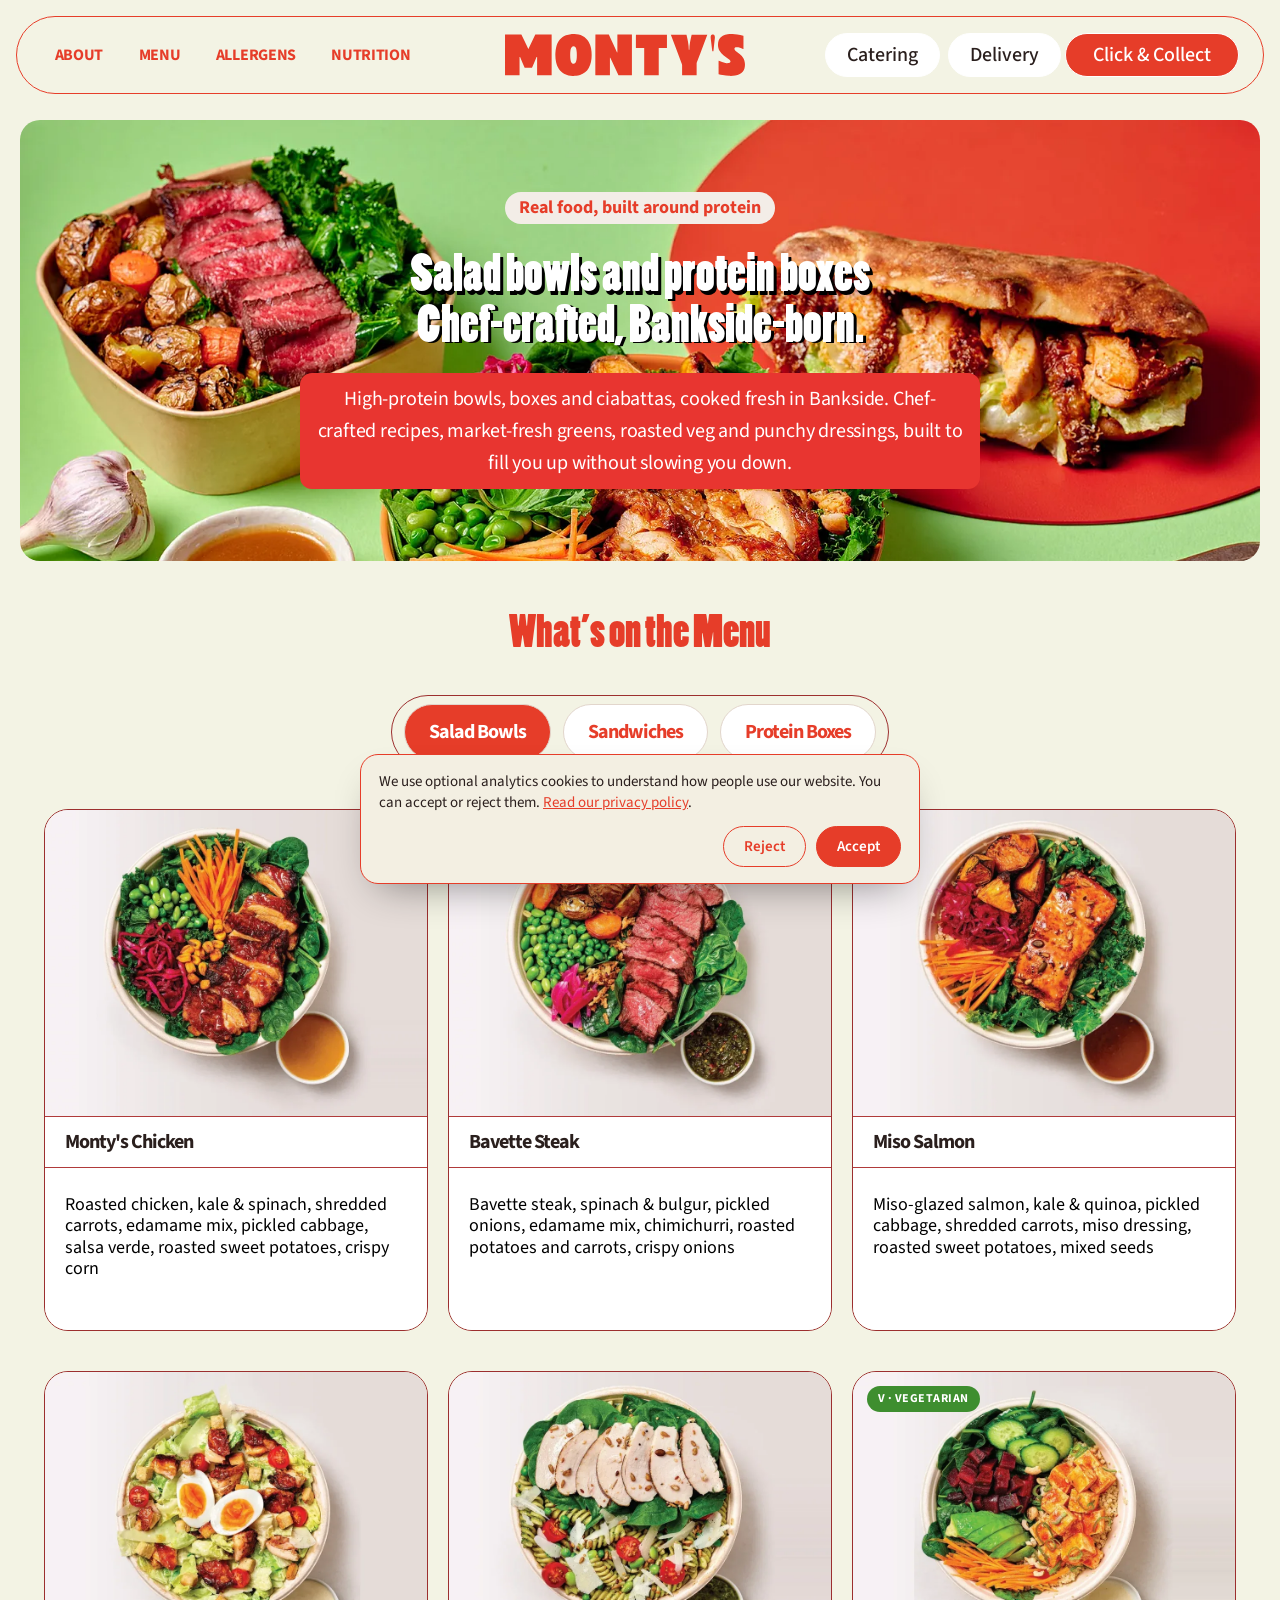
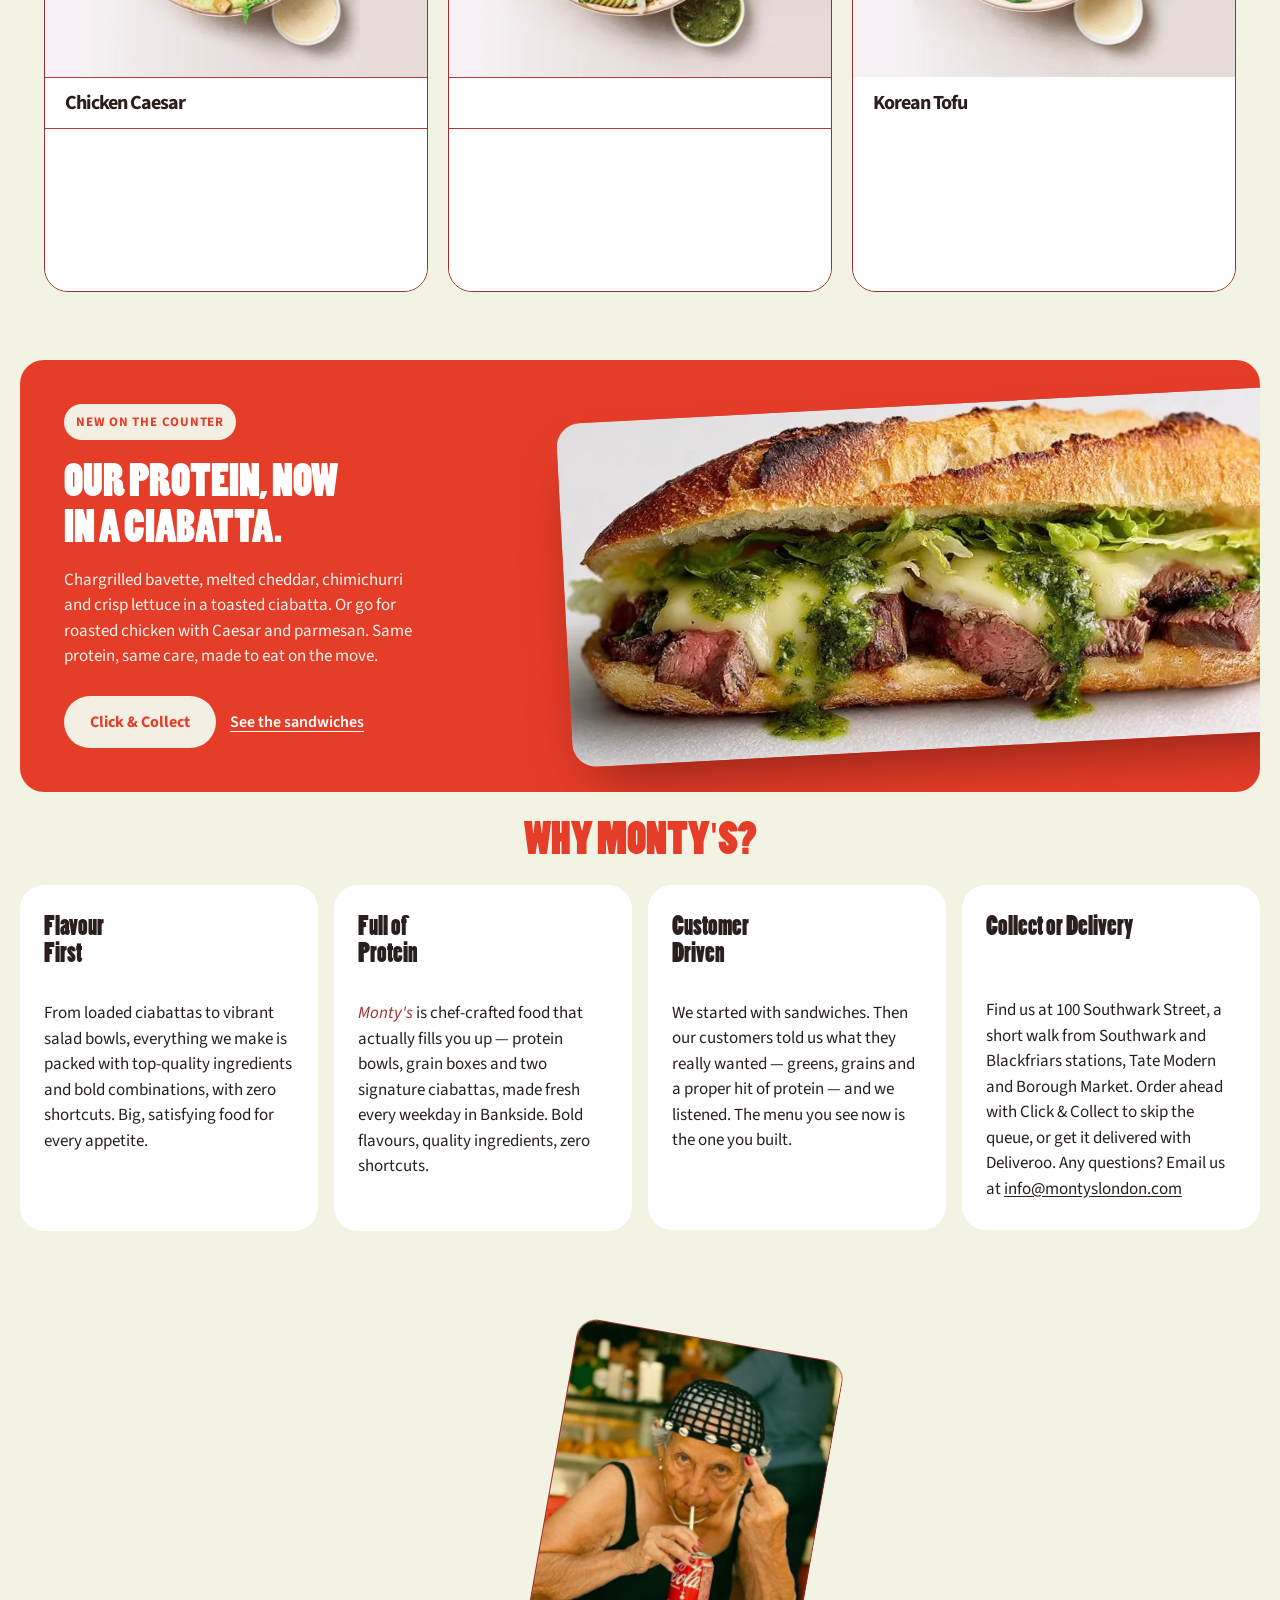
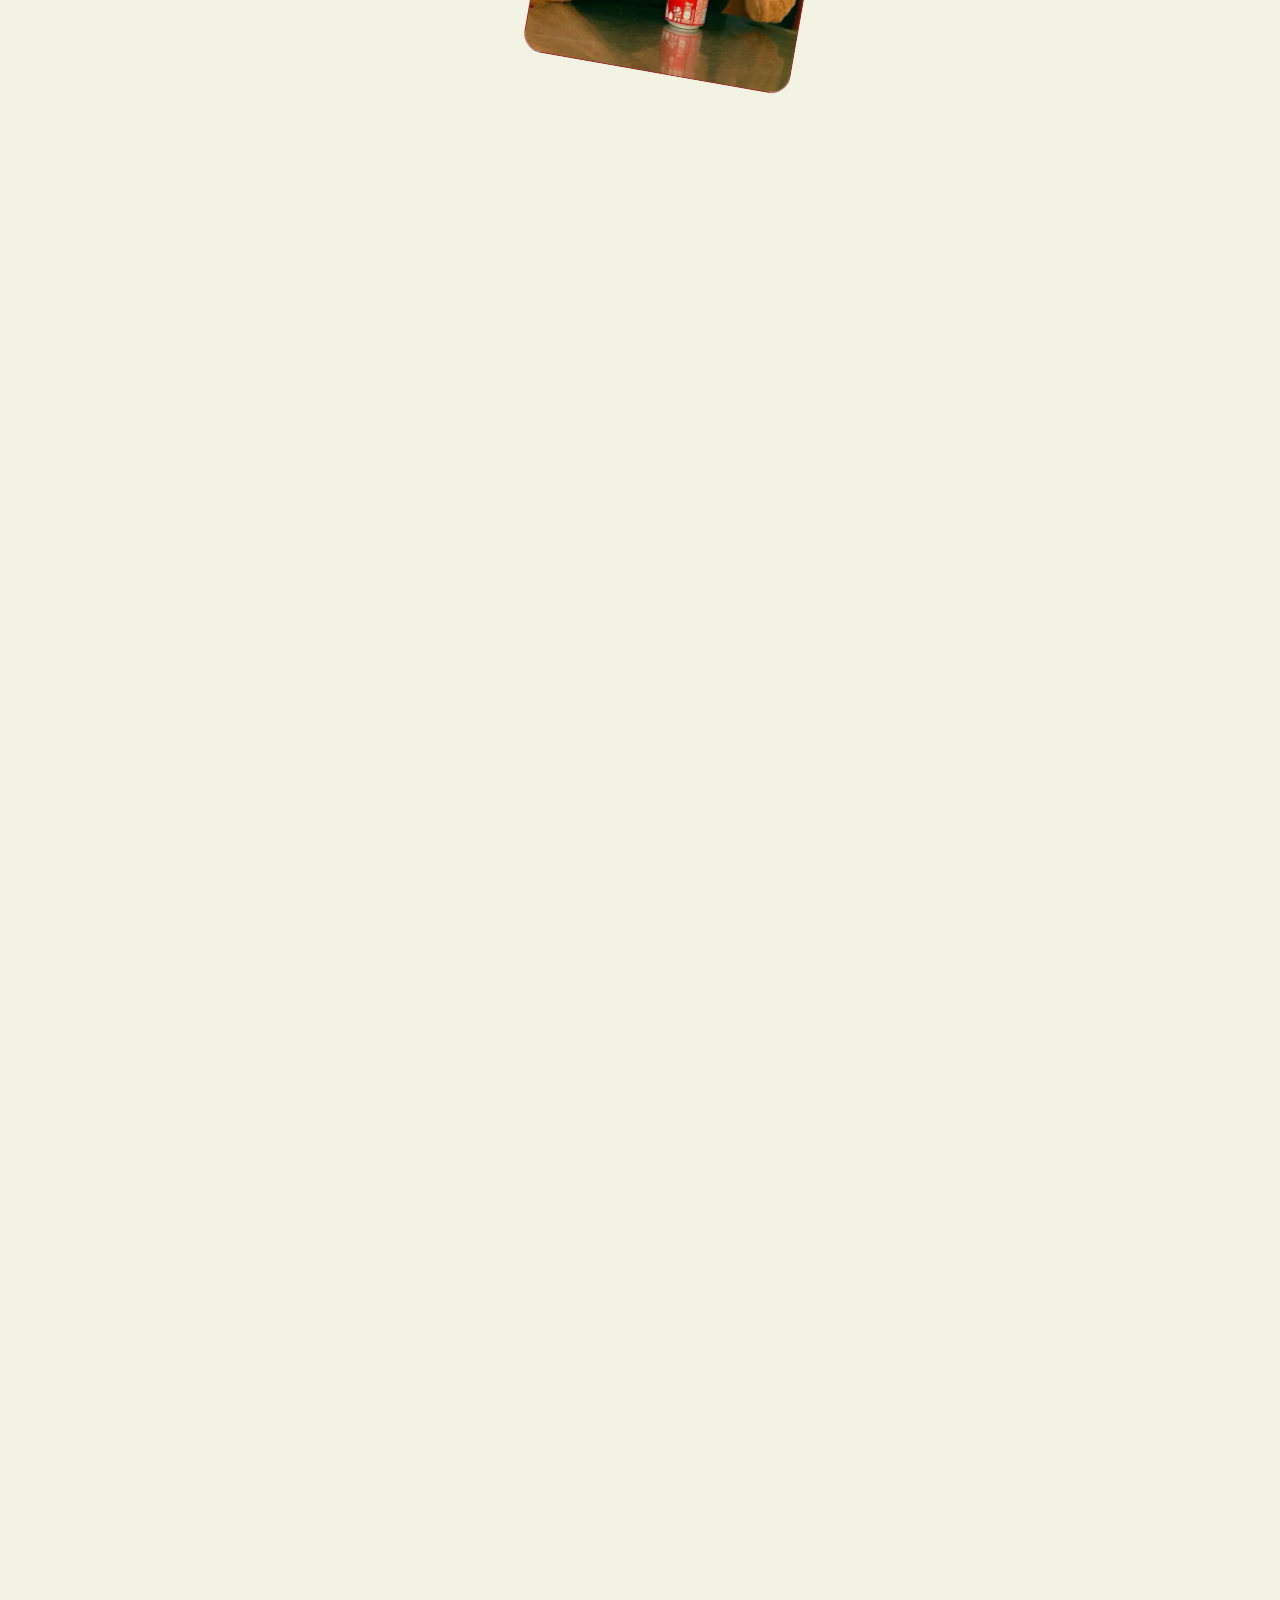
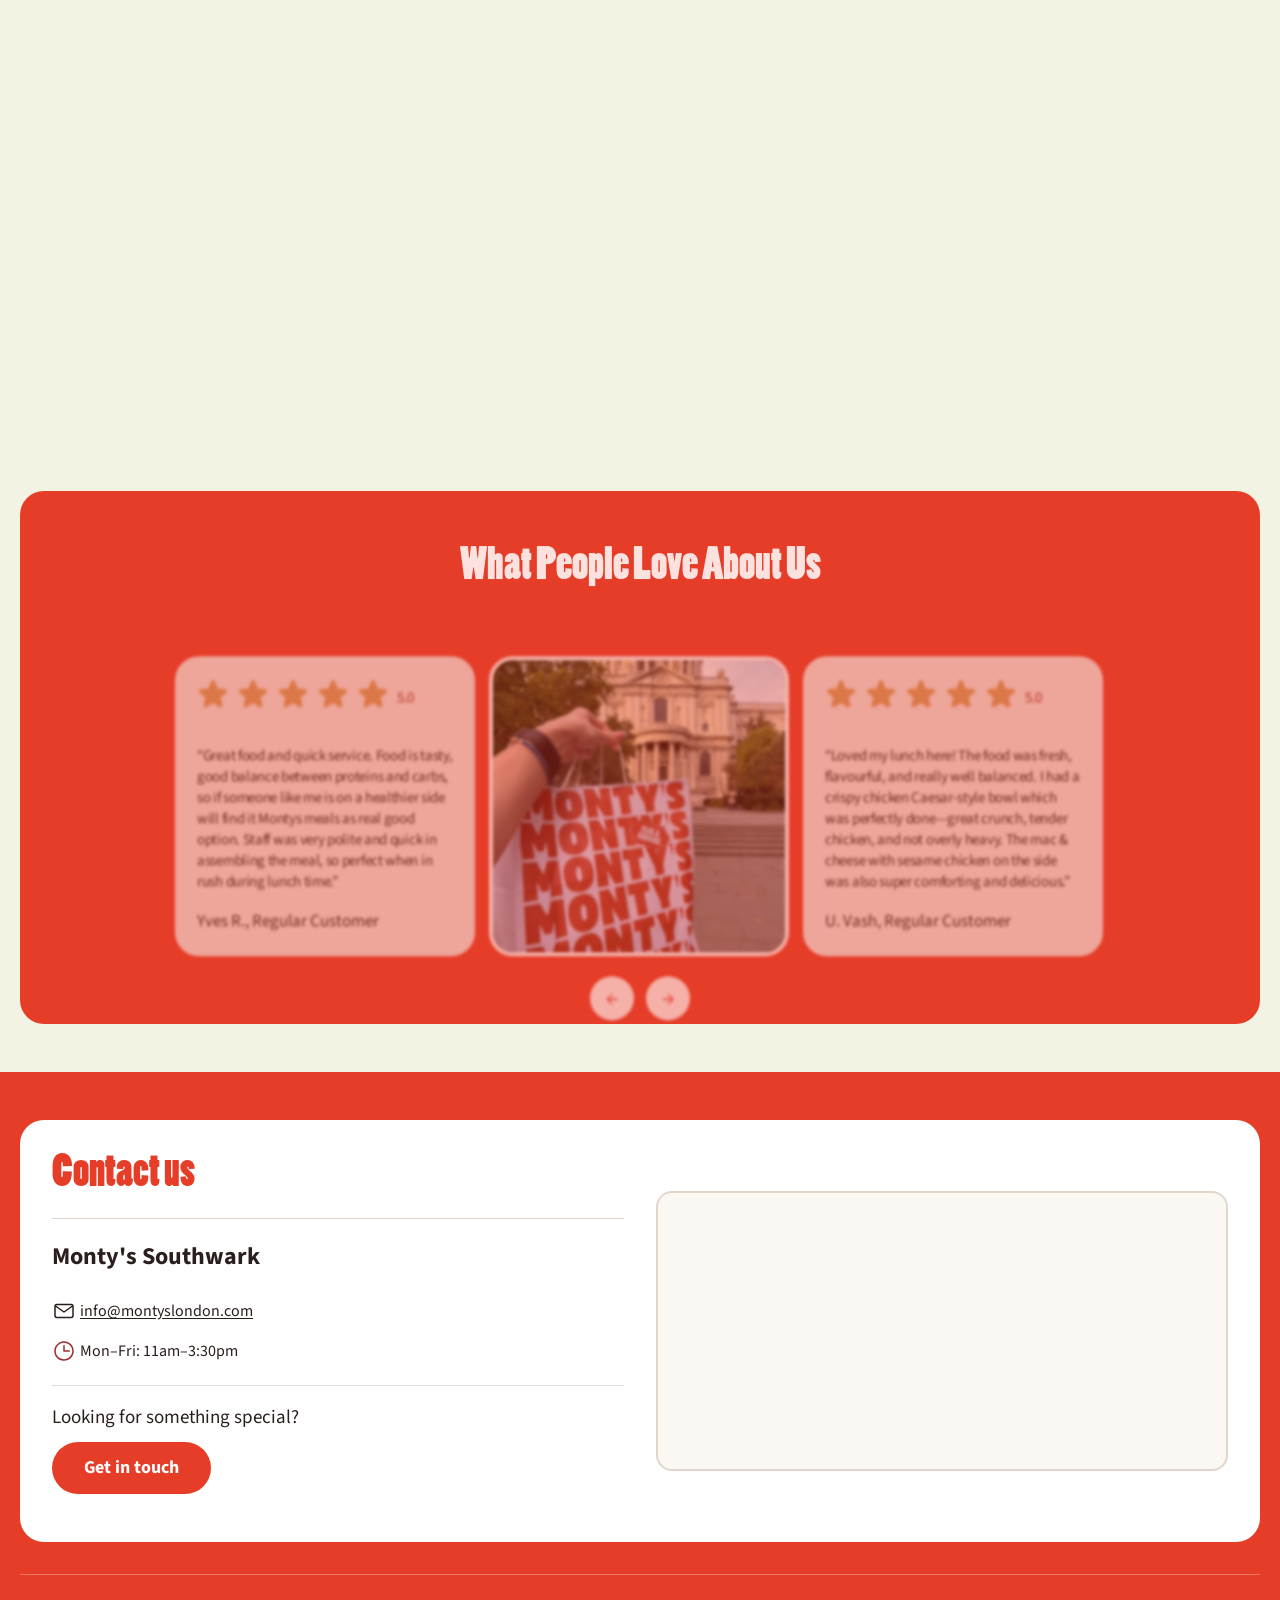
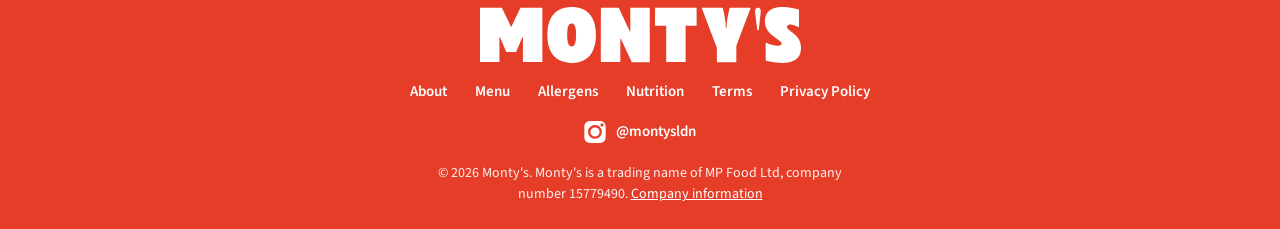
<file: index.html>
<!DOCTYPE html><!-- Last Published: Fri Oct 02 2026 08:42:16 GMT+0000 (Coordinated Universal Time) --><html data-wf-domain="www.montyslondon.com" data-wf-page="6a4a8c13bf274d9b9eeff173" data-wf-site="6a4a8c11bf274d9b9eeff109" lang="en-GB"><head><meta charset="utf-8"/><title>Monty&#x27;s | Healthy protein bowls, salads &amp; ciabattas in Bankside, London</title><meta content="High-protein salad bowls, protein boxes and ciabattas, chef-crafted and made fresh every weekday on Southwark Street, Bankside. Click &amp; Collect, Deliveroo delivery and office catering." name="description"/><meta content="Monty&#x27;s | Healthy protein bowls, salads &amp; ciabattas in Bankside, London" property="og:title"/><meta content="High-protein salad bowls, protein boxes and ciabattas, chef-crafted and made fresh every weekday on Southwark Street, Bankside. Click &amp; Collect, Deliveroo delivery and office catering." property="og:description"/><meta content="https://www.montyslondon.com/assets/montys-group.jpg" property="og:image"/><meta content="Monty&#x27;s | Healthy protein bowls, salads &amp; ciabattas in Bankside, London" name="twitter:title"/><meta content="High-protein salad bowls, protein boxes and ciabattas, chef-crafted and made fresh every weekday on Southwark Street, Bankside. Click &amp; Collect, Deliveroo delivery and office catering." name="twitter:description"/><meta content="https://www.montyslondon.com/assets/montys-group.jpg" name="twitter:image"/><meta property="og:type" content="website"/><meta property="og:url" content="https://www.montyslondon.com/"/><meta property="og:locale" content="en_GB"/><meta property="og:site_name" content="Monty&#x27;s"/><meta content="summary_large_image" name="twitter:card"/><meta content="width=device-width, initial-scale=1" name="viewport"/><link href="css/montys-05b04e.shared.03fed3ed0.css" rel="stylesheet" type="text/css" crossorigin="anonymous"/><link href="https://fonts.googleapis.com" rel="preconnect"/><link href="https://fonts.gstatic.com" rel="preconnect" crossorigin="anonymous"/><script src="js/webfont.js" type="text/javascript"></script><script type="text/javascript">WebFont.load({  google: {    families: ["Lora:300,400,500,600,700","Source Sans 3:300,400,500,600,700"]  }});</script><script type="text/javascript">!function(o,c){var n=c.documentElement,t=" w-mod-";n.className+=t+"js",("ontouchstart"in o||o.DocumentTouch&&c instanceof DocumentTouch)&&(n.className+=t+"touch")}(window,document);</script><link href="assets/6a6284d49a79cf4764ff0b6f_fav.jpg" rel="icon" type="image/png" sizes="32x32" media="(prefers-color-scheme: light)"/><link href="assets/6a6284d49a79cf4764ff0b6f_fav.jpg" rel="icon" type="image/png" sizes="32x32" media="(prefers-color-scheme: dark)"/><link href="assets/6a6284d4b8faf139766be2f3_fav.jpg" rel="icon" type="image/png" sizes="48x48"/><link href="assets/6a6284d41afa7e29f4d87898_fav.jpg" rel="apple-touch-icon" sizes="180x180"/><link href="assets/6a6284d46aa575c0565fce74_fav.jpg" rel="icon" type="image/png" sizes="192x192"/><link href="assets/6a6284d4532ec1dfcaa7101c_fav.jpg" rel="icon" type="image/png" sizes="512x512"/><!-- Google tag (gtag.js) -->
<script src="js/montys-consent.js" defer></script>



<link rel="stylesheet" href="css/lenis.css"><link rel="stylesheet" href="css/montys-redesign.css?v=34">
<style id="montys-custom">a[data-cc-link] .button-text{white-space:nowrap}@media (max-width:767px){.button-wrapper.hero{flex-wrap:wrap;justify-content:center;row-gap:10px}}.client-feedback .heading-style-04{font-size:clamp(17px,1.55vw,22px)!important;line-height:1.45!important}.slider-card.content{height:auto!important;min-height:617px}@media (max-width:991px){.slider-card.content{min-height:550px}}@media (max-width:767px){.slider-card.content{min-height:380px}}.slider-card.client-image .slider-image,.slider-card.client-image img{object-fit:cover;width:100%;height:100%}.montys-sando{padding:72px 16px;background:#fff}.montys-sando-inner{max-width:1240px;margin:0 auto;display:grid;grid-template-columns:minmax(0,.9fr) minmax(0,1.3fr);gap:48px;align-items:center;background:#E63D29;border-radius:32px;padding:56px;overflow:hidden}.montys-sando-eyebrow{display:inline-block;background:#F3EFE2;color:#E63D29;font-weight:700;font-size:13px;letter-spacing:.06em;text-transform:uppercase;padding:6px 12px;border-radius:999px;margin-bottom:18px}.montys-sando-title{font-family:Poplar,"Bricolage Grotesque",sans-serif;color:#fff;font-size:clamp(40px,5.2vw,76px);line-height:.95;text-transform:uppercase;margin:0 0 18px;text-wrap:balance;font-weight:400}.montys-sando-text{color:#FFF4EE;font-size:17px;line-height:1.55;max-width:44ch;margin:0 0 26px}.montys-sando-actions{display:flex;flex-wrap:wrap;gap:14px;align-items:center}.montys-sando-btn{background:#F3EFE2;color:#E63D29;font-weight:700;padding:14px 26px;border-radius:999px;text-decoration:none;white-space:nowrap}.montys-sando-btn:hover{background:#fff}.montys-sando-link{color:#fff;font-weight:600;text-decoration:underline;text-underline-offset:4px}.montys-sando-media img{display:block;width:118%;max-width:none;margin-right:-18%;transform:rotate(-3deg);border-radius:24px;box-shadow:0 30px 60px -25px rgba(60,10,5,.6)}@media (max-width:991px){.montys-sando-inner{grid-template-columns:1fr;padding:36px 24px;gap:28px}.montys-sando-media img{width:100%;margin:0;max-width:100%}}@media (max-width:767px){.montys-sando{padding:44px 16px}}.menu-card-image-wrapper{position:relative}.montys-veg{position:absolute;top:14px;left:14px;z-index:2;background:#3E8E2F;color:#fff;font:700 12px/1 "Source Sans 3",sans-serif;letter-spacing:.04em;padding:7px 11px;border-radius:999px;text-transform:uppercase}.footer_credit-text{max-width:620px;font-size:13px;line-height:1.45}.menu-badge{display:none!important}.our-menu-content-block{justify-content:flex-end!important}@media (max-width:567px){.collection-list .collection-item{width:100%!important;max-width:440px}.our-menu-card-block{height:400px!important}}@media (min-width:992px){.benefit-section .benefit-card .heading-style-03{min-height:2em}}.montys-mail{color:inherit!important;text-decoration:underline;text-underline-offset:2px}
/* ===== Monty's type system: Poplar = display headings, Source Sans 3 = all body copy ===== */
:root{--m-ink:#2A1F1D;--m-red:#E63D29;--m-body:"Source Sans 3",system-ui,sans-serif;--m-display:Poplar,Tahoma,sans-serif}
.text-m.secondary-color,.benefit-card-top-wrapper>div,.text-block-2,.montys-sando-text,.client-intro.bottom,.text-block-5{font-family:var(--m-body)!important;font-size:17px!important;line-height:1.5!important;font-weight:400!important;color:var(--m-ink)}
.client-feedback .heading-style-04{font-family:var(--m-body)!important;font-weight:400!important;color:var(--m-ink)}
.montys-sando-text{color:#FFF4EE!important}
@media (max-width:767px){.text-m.secondary-color,.benefit-card-top-wrapper>div,.text-block-2,.montys-sando-text,.client-intro.bottom,.text-block-5{font-size:16px!important}}
/* ===== Why Monty's: four cards side by side instead of the sticky stack ===== */
.benefit-section{height:auto!important;display:block!important;padding:72px 16px!important}
.benefit-section .sticky-wrapper{position:static!important;overflow:visible!important}
.benefit-section .benefit-content-block{display:flex!important;flex-direction:column!important;gap:32px}
.benefit-section .benefit-title-wrapper{position:static!important;order:-1!important;max-width:none!important;align-items:center!important;text-align:center}
.benefit-section .benefit-card-block{padding-left:0!important;min-height:0!important;display:block!important}
.benefit-section .benefit-card-wrapper,.benefit-section .benefit-card-block,.benefit-section .benefit-content-block,.benefit-section .benefit-title-wrapper{transform:none!important;will-change:auto!important}.benefit-section .benefit-card-wrapper{width:100%!important;max-width:1240px;margin:0 auto!important;display:grid!important;grid-template-columns:repeat(4,minmax(0,1fr));gap:16px!important;margin:0!important;order:0!important}
.benefit-section .benefit-card{max-width:none!important;width:auto!important;min-height:0!important;transform:none!important;position:static!important;opacity:1!important;justify-content:flex-start!important;align-items:flex-start!important;padding:28px 24px!important}
.benefit-section .benefit-card .heading-style-03{font-size:clamp(30px,2.6vw,42px)!important;text-align:left!important;margin-bottom:14px}
.benefit-section .text-block-2{width:auto!important}
@media (max-width:991px){.benefit-section .benefit-card-wrapper{grid-template-columns:repeat(2,minmax(0,1fr))}}
@media (max-width:567px){.benefit-section .benefit-card-wrapper{grid-template-columns:1fr}.benefit-section{padding:48px 16px!important}}
</style><link rel="canonical" href="https://www.montyslondon.com/"/><script type="application/ld+json" id="montys-ld">{"@context": "https://schema.org", "@type": "Restaurant", "@id": "https://www.montyslondon.com/#restaurant", "name": "Monty's", "alternateName": "Monty's London", "url": "https://www.montyslondon.com/", "image": ["https://www.montyslondon.com/assets/montys-group.jpg"], "logo": "https://www.montyslondon.com/assets/6a4e0a01f6770c232abd76d9_Logo.svg", "description": "High-protein salad bowls, protein boxes and ciabattas, chef-crafted and made fresh every weekday on Southwark Street, Bankside.", "email": "info@montyslondon.com", "address": {"@type": "PostalAddress", "streetAddress": "Unit 16, 100 Southwark Street", "addressLocality": "London", "addressRegion": "Greater London", "postalCode": "SE1 0SW", "addressCountry": "GB"}, "geo": {"@type": "GeoCoordinates", "latitude": 51.505603, "longitude": -0.101624}, "hasMap": "https://www.google.com/maps/search/?api=1&query=Monty%27s+100+Southwark+St+London+SE1+0SW", "openingHoursSpecification": [{"@type": "OpeningHoursSpecification", "dayOfWeek": ["Monday", "Tuesday", "Wednesday", "Thursday", "Friday"], "opens": "11:00", "closes": "15:30"}], "servesCuisine": ["Healthy", "Salads", "Sandwiches", "High-protein"], "acceptsReservations": false, "areaServed": ["Bankside", "Southwark", "London Bridge", "Blackfriars", "SE1"], "sameAs": ["https://www.instagram.com/montysldn", "https://deliveroo.co.uk/menu/london/bankside/montys-southwark-street"], "potentialAction": [{"@type": "OrderAction", "target": {"@type": "EntryPoint", "urlTemplate": "https://421737966777399074.square.site/", "actionPlatform": ["https://schema.org/DesktopWebPlatform", "https://schema.org/MobileWebPlatform"]}, "deliveryMethod": "https://schema.org/OnSitePickup"}, {"@type": "OrderAction", "target": {"@type": "EntryPoint", "urlTemplate": "https://deliveroo.co.uk/menu/london/bankside/montys-southwark-street"}, "deliveryMethod": "https://schema.org/ParcelService"}], "parentOrganization": {"@type": "Organization", "name": "MP Food Ltd", "legalName": "MP Food Ltd", "address": {"@type": "PostalAddress", "streetAddress": "Unit 16, 100 Southwark Street", "addressLocality": "London", "postalCode": "SE1 0SW", "addressCountry": "GB"}, "identifier": {"@type": "PropertyValue", "propertyID": "Companies House number", "value": "15779490"}}, "hasMenu": {"@type": "Menu", "name": "Monty's menu", "hasMenuSection": [{"@type": "MenuSection", "name": "Salad Bowls", "hasMenuItem": [{"@type": "MenuItem", "name": "Monty's Chicken", "description": "Roasted chicken, kale & spinach, shredded carrots, edamame mix, pickled cabbage, salsa verde, roasted sweet potatoes, crispy corn", "nutrition": {"@type": "NutritionInformation", "calories": "676 kcal", "proteinContent": "64 g", "fatContent": "20 g", "saturatedFatContent": "3 g", "carbohydrateContent": "54 g", "sugarContent": "22 g", "fiberContent": "13 g", "sodiumContent": "1200 mg", "servingSize": "555 g"}}, {"@type": "MenuItem", "name": "Bavette Steak", "description": "Bavette steak, spinach & bulgur, pickled onions, edamame mix, chimichurri, roasted potatoes and carrots, crispy onions", "nutrition": {"@type": "NutritionInformation", "calories": "943 kcal", "proteinContent": "51 g", "fatContent": "46 g", "saturatedFatContent": "12 g", "carbohydrateContent": "74 g", "sugarContent": "11 g", "fiberContent": "15 g", "sodiumContent": "800 mg", "servingSize": "535 g"}}, {"@type": "MenuItem", "name": "Miso Salmon", "description": "Miso glazed salmon, kale & quinoa, pickled cabbage, shredded carrots, miso dressing, roasted sweet potatoes, mixed seeds", "nutrition": {"@type": "NutritionInformation", "calories": "977 kcal", "proteinContent": "47 g", "fatContent": "47 g", "saturatedFatContent": "8 g", "carbohydrateContent": "83 g", "sugarContent": "29 g", "fiberContent": "15 g", "sodiumContent": "1280 mg", "servingSize": "675 g"}}, {"@type": "MenuItem", "name": "Chicken Caesar", "description": "Roasted chicken, romaine, parmesan, cherry tomatoes, halved boiled egg, croutons, Caesar dressing", "nutrition": {"@type": "NutritionInformation", "calories": "897 kcal", "proteinContent": "73 g", "fatContent": "57 g", "saturatedFatContent": "10 g", "carbohydrateContent": "22 g", "sugarContent": "8 g", "fiberContent": "4 g", "sodiumContent": "1200 mg", "servingSize": "515 g"}}, {"@type": "MenuItem", "name": "Chicken Pasta", "description": "Grilled chicken, fusilli pasta, spinach, cherry tomatoes, parmesan, edamame, mixed seeds, mediterranean pesto", "nutrition": {"@type": "NutritionInformation", "calories": "1078 kcal", "proteinContent": "74 g", "fatContent": "38 g", "saturatedFatContent": "10 g", "carbohydrateContent": "105 g", "sugarContent": "10 g", "fiberContent": "8 g", "sodiumContent": "1320 mg", "servingSize": "585 g"}}, {"@type": "MenuItem", "name": "Korean Tofu", "description": "Korean tofu, spinach & quinoa, cucumber, beetroot, avocado, spring onions, shredded carrots, tahini, cashew nuts", "nutrition": {"@type": "NutritionInformation", "calories": "887 kcal", "proteinContent": "34 g", "fatContent": "60 g", "saturatedFatContent": "9 g", "carbohydrateContent": "46 g", "sugarContent": "13 g", "fiberContent": "12 g", "sodiumContent": "1040 mg", "servingSize": "600 g"}, "suitableForDiet": "https://schema.org/VegetarianDiet"}]}, {"@type": "MenuSection", "name": "Sandwiches", "hasMenuItem": [{"@type": "MenuItem", "name": "Bavette Steak Ciabatta", "description": "Ciabatta, bavette steak, Monty's hot mayo, romaine lettuce, gherkin, cheddar, chimichurri", "nutrition": {"@type": "NutritionInformation", "calories": "901 kcal", "proteinContent": "53 g", "fatContent": "50 g", "saturatedFatContent": "15 g", "carbohydrateContent": "58 g", "sugarContent": "6 g", "fiberContent": "4 g", "sodiumContent": "1320 mg", "servingSize": "365 g"}}, {"@type": "MenuItem", "name": "Chicken Ciabatta", "description": "Ciabatta, roasted chicken, romaine lettuce, parmesan, Caesar dressing", "nutrition": {"@type": "NutritionInformation", "calories": "856 kcal", "proteinContent": "70 g", "fatContent": "36 g", "saturatedFatContent": "7 g", "carbohydrateContent": "61 g", "sugarContent": "8 g", "fiberContent": "4 g", "sodiumContent": "1560 mg", "servingSize": "335 g"}}]}, {"@type": "MenuSection", "name": "Protein Boxes", "hasMenuItem": [{"@type": "MenuItem", "name": "Chicken Box", "description": "Roasted chicken, spinach, roasted vegetables, bulgur, salsa verde", "nutrition": {"@type": "NutritionInformation", "calories": "698 kcal", "proteinContent": "65 g", "fatContent": "21 g", "saturatedFatContent": "3 g", "carbohydrateContent": "56 g", "sugarContent": "12 g", "fiberContent": "13 g", "sodiumContent": "1160 mg", "servingSize": "425 g"}}, {"@type": "MenuItem", "name": "Bavette Steak", "description": "Bavette steak, spinach, roasted potatoes and carrots, mac & cheese, chimichurri", "nutrition": {"@type": "NutritionInformation", "calories": "868 kcal", "proteinContent": "44 g", "fatContent": "43 g", "saturatedFatContent": "15 g", "carbohydrateContent": "73 g", "sugarContent": "12 g", "fiberContent": "6 g", "sodiumContent": "1120 mg", "servingSize": "495 g"}}, {"@type": "MenuItem", "name": "Miso Salmon", "description": "Miso glazed salmon, kale, sweet potatoes, mac & cheese, miso dressing", "nutrition": {"@type": "NutritionInformation", "calories": "1014 kcal", "proteinContent": "49 g", "fatContent": "48 g", "saturatedFatContent": "14 g", "carbohydrateContent": "94 g", "sugarContent": "25 g", "fiberContent": "8 g", "sodiumContent": "1560 mg", "servingSize": "590 g"}}, {"@type": "MenuItem", "name": "Korean Tofu", "description": "Korean tofu, spinach, quinoa, sweet potatoes and tahini", "nutrition": {"@type": "NutritionInformation", "calories": "660 kcal", "proteinContent": "28 g", "fatContent": "32 g", "saturatedFatContent": "4 g", "carbohydrateContent": "61 g", "sugarContent": "11 g", "fiberContent": "9 g", "sodiumContent": "560 mg", "servingSize": "395 g"}, "suitableForDiet": "https://schema.org/VegetarianDiet"}]}]}}</script></head><body class="body"><div class="page-wrapper"><div data-collapse="medium" data-animation="default" data-duration="400" data-w-id="f897f26a-8546-247b-b4a8-d0c3ef27128e" data-easing="ease" data-easing2="ease" role="banner" class="navber w-nav"><div class="nav-link-block"><nav role="navigation" class="nav-menu w-nav-menu"><div class="nav-menu-wrp"><a href="#About" class="nav-link w-nav-link">About</a><a href="#Menu" class="nav-link w-nav-link">Menu</a><a href="allergens/" class="nav-link w-nav-link">Allergens</a><a href="nutrition/" class="nav-link w-nav-link">Nutrition</a><div class="nav-button-wrapper is-mobile-copy"><a button="" data-w-id="8ba81a5c-acad-8680-7c35-f637f0497284" href="https://montys.slerp.com/order/browse" target="_blank" class="primary-button border-white-7 w-inline-block"><div class="button-text-wrp border-white-8"><div button-text="" class="button-text border-white-9">Catering</div></div></a><a button="" href="https://deliveroo.co.uk/menu/london/bankside/montys-southwark-street" target="_blank" class="primary-button border-white-7 w-inline-block"><div class="button-text-wrp border-white-8"><div button-text="" class="button-text border-white-9">Delivery</div></div></a></div></div></nav><div class="nav-left-wrapper"><a href="./" aria-label="Nav Logo Link" aria-current="page" class="nav-link w-inline-block w--current"><img loading="lazy" src="assets/6a4e0a01f6770c232abd76d9_Logo.svg" alt="Monty's" class="nav-logo"/></a></div><div class="nav-right-wrapper"><div class="nav-button-wrapper"><a button="" data-w-id="66686d3c-4f2f-c1f3-4b31-8f0039542478" href="https://montys.slerp.com/order/browse" target="_blank" class="primary-button border-white-4 w-inline-block"><div class="button-text-wrp border-white-5"><div button-text="" class="button-text border-white-6">Catering</div></div></a><a button="" href="https://deliveroo.co.uk/menu/london/bankside/montys-southwark-street" target="_blank" class="primary-button border-white-4 w-inline-block"><div class="button-text-wrp border-white-5"><div button-text="" class="button-text border-white-6">Delivery</div></div></a></div><div><a button="" data-cc-link="" data-w-id="f897f26a-8546-247b-b4a8-d0c3ef2712a6" href="https://421737966777399074.square.site/" target="_blank" class="catering-button border-white w-inline-block"><div class="button-text-wrp border-white-2"><div button-text="" class="button-text border-white-3">Click &amp; Collect</div></div></a></div><div class="hamburger w-nav-button"><div class="top-bar"></div><div class="middle-bar"></div><div class="bottom-bar"></div></div></div></div></div><section class="hero-section"><div class="container"><div class="hero-content-block"><div class="tag-wrapper"><div class="text-m-copy weight-medium"><strong class="bold-text">Real food, built around protein</strong></div></div><div class="hero-heading"><div class="hero-title-block about"><div class="overflow-hide"><h1 data-w-id="a751e357-5ab6-d671-eb13-808cd41c4248" style="opacity:0;filter:blur(5px);-webkit-transform:translate3d(0, 50px, 0) scale3d(1, 1, 1) rotateX(0) rotateY(0) rotateZ(0) skew(0, 0);-moz-transform:translate3d(0, 50px, 0) scale3d(1, 1, 1) rotateX(0) rotateY(0) rotateZ(0) skew(0, 0);-ms-transform:translate3d(0, 50px, 0) scale3d(1, 1, 1) rotateX(0) rotateY(0) rotateZ(0) skew(0, 0);transform:translate3d(0, 50px, 0) scale3d(1, 1, 1) rotateX(0) rotateY(0) rotateZ(0) skew(0, 0)" class="heading-style-01">Salad bowls and protein boxes</h1></div><div data-w-id="a751e357-5ab6-d671-eb13-808cd41c424a" style="opacity:0;filter:blur(5px);-webkit-transform:translate3d(0, 50px, 0) scale3d(1, 1, 1) rotateX(0) rotateY(0) rotateZ(0) skew(0, 0);-moz-transform:translate3d(0, 50px, 0) scale3d(1, 1, 1) rotateX(0) rotateY(0) rotateZ(0) skew(0, 0);-ms-transform:translate3d(0, 50px, 0) scale3d(1, 1, 1) rotateX(0) rotateY(0) rotateZ(0) skew(0, 0);transform:translate3d(0, 50px, 0) scale3d(1, 1, 1) rotateX(0) rotateY(0) rotateZ(0) skew(0, 0)" class="hero-title-center"><div class="heading-style-01 _01">Chef-crafted, Bankside-born.</div></div></div><div class="hero-title-block about-copy" aria-hidden="true"><div class="overflow-hide"><div data-w-id="ab700afb-d82a-6283-8227-85d9d45f24ac" style="opacity:0;filter:blur(5px);-webkit-transform:translate3d(0, 50px, 0) scale3d(1, 1, 1) rotateX(0) rotateY(0) rotateZ(0) skew(0, 0);-moz-transform:translate3d(0, 50px, 0) scale3d(1, 1, 1) rotateX(0) rotateY(0) rotateZ(0) skew(0, 0);-ms-transform:translate3d(0, 50px, 0) scale3d(1, 1, 1) rotateX(0) rotateY(0) rotateZ(0) skew(0, 0);transform:translate3d(0, 50px, 0) scale3d(1, 1, 1) rotateX(0) rotateY(0) rotateZ(0) skew(0, 0)" class="heading-style-01-copy">Salad bowls and protein boxes</div></div><div data-w-id="ab700afb-d82a-6283-8227-85d9d45f24ae" style="opacity:0;filter:blur(5px);-webkit-transform:translate3d(0, 50px, 0) scale3d(1, 1, 1) rotateX(0) rotateY(0) rotateZ(0) skew(0, 0);-moz-transform:translate3d(0, 50px, 0) scale3d(1, 1, 1) rotateX(0) rotateY(0) rotateZ(0) skew(0, 0);-ms-transform:translate3d(0, 50px, 0) scale3d(1, 1, 1) rotateX(0) rotateY(0) rotateZ(0) skew(0, 0);transform:translate3d(0, 50px, 0) scale3d(1, 1, 1) rotateX(0) rotateY(0) rotateZ(0) skew(0, 0)" class="hero-title-center"><div class="heading-style-01-copy">Chef-crafted, Bankside-born.</div></div></div></div><div class="hero-subheading"><div data-w-id="a751e357-5ab6-d671-eb13-808cd41c4250" style="opacity:0;filter:blur(5px);-webkit-transform:translate3d(0, 30px, 0) scale3d(1, 1, 1) rotateX(0) rotateY(0) rotateZ(0) skew(0, 0);-moz-transform:translate3d(0, 30px, 0) scale3d(1, 1, 1) rotateX(0) rotateY(0) rotateZ(0) skew(0, 0);-ms-transform:translate3d(0, 30px, 0) scale3d(1, 1, 1) rotateX(0) rotateY(0) rotateZ(0) skew(0, 0);transform:translate3d(0, 30px, 0) scale3d(1, 1, 1) rotateX(0) rotateY(0) rotateZ(0) skew(0, 0)" class="text-block">High-protein bowls, boxes and ciabattas, cooked fresh in Bankside. Chef-crafted recipes, market-fresh greens, roasted veg and punchy dressings, built to fill you up without slowing you down.</div></div></div></div></section><section id="Menu" class="our-menu-section"><div class="container"><div data-w-id="a751e357-5ab6-d671-eb13-808cd41c42e5" style="opacity:0;filter:blur(5px);-webkit-transform:translate3d(0, 30px, 0) scale3d(1, 1, 1) rotateX(0) rotateY(0) rotateZ(0) skew(0, 0);-moz-transform:translate3d(0, 30px, 0) scale3d(1, 1, 1) rotateX(0) rotateY(0) rotateZ(0) skew(0, 0);-ms-transform:translate3d(0, 30px, 0) scale3d(1, 1, 1) rotateX(0) rotateY(0) rotateZ(0) skew(0, 0);transform:translate3d(0, 30px, 0) scale3d(1, 1, 1) rotateX(0) rotateY(0) rotateZ(0) skew(0, 0)" class="section-title our-menu"><h2 class="heading-style-02">What’s on the Menu</h2></div><div data-current="Tab 3" data-easing="ease" data-duration-in="300" data-duration-out="100" class="our-menu-tabs w-tabs"><div data-w-id="a751e357-5ab6-d671-eb13-808cd41c42ec" style="opacity:0;filter:blur(5px);-webkit-transform:translate3d(0, 30px, 0) scale3d(1, 1, 1) rotateX(0) rotateY(0) rotateZ(0) skew(0, 0);-moz-transform:translate3d(0, 30px, 0) scale3d(1, 1, 1) rotateX(0) rotateY(0) rotateZ(0) skew(0, 0);-ms-transform:translate3d(0, 30px, 0) scale3d(1, 1, 1) rotateX(0) rotateY(0) rotateZ(0) skew(0, 0);transform:translate3d(0, 30px, 0) scale3d(1, 1, 1) rotateX(0) rotateY(0) rotateZ(0) skew(0, 0)" class="tabs-menu w-tab-menu"><a data-w-tab="Tab 3" class="menu-tabs-link w-inline-block w-tab-link w--current"><div class="heading-style-05 primary-font">Salad Bowls</div></a><a data-w-tab="Tab 2" class="menu-tabs-link w-inline-block w-tab-link"><div class="heading-style-05 primary-font">Sandwiches</div></a><a data-w-tab="Tab 4" class="menu-tabs-link w-inline-block w-tab-link"><div class="heading-style-05 primary-font">Protein Boxes</div></a></div><div class="tabs-menu-content w-tab-content"><div data-w-tab="Tab 4" class="tabss-pane w-tab-pane"><div class="our-menu-main-block"><div class="collection-list-wrapper w-dyn-list"><div role="list" class="collection-list w-dyn-items"><div role="listitem" class="collection-item w-dyn-item"><div data-w-id="d0b857f0-d46d-8a49-bdac-0a23582b5551" class="our-menu-card-block"><div class="menu-card-image-wrapper"><img style="-webkit-transform:translate3d(0, 0, 0) scale3d(1, 1, 1) rotateX(null) rotateY(0) rotateZ(0deg) skew(0, 0);-moz-transform:translate3d(0, 0, 0) scale3d(1, 1, 1) rotateX(null) rotateY(0) rotateZ(0deg) skew(0, 0);-ms-transform:translate3d(0, 0, 0) scale3d(1, 1, 1) rotateX(null) rotateY(0) rotateZ(0deg) skew(0, 0);transform:translate3d(0, 0, 0) scale3d(1, 1, 1) rotateX(null) rotateY(0) rotateZ(0deg) skew(0, 0);transform-style:preserve-3d" height="Auto" alt="Chicken protein box with roasted vegetables, bulgur and spinach" src="assets/6a555ff0d2cfba19f11c2da8_CHICKEN-BOX.webp" loading="lazy" sizes="100vw" srcset="assets/6a555ff0d2cfba19f11c2da8_CHICKEN-BOX-p-500.webp 500w, assets/6a555ff0d2cfba19f11c2da8_CHICKEN-BOX-p-800.webp 800w, assets/6a555ff0d2cfba19f11c2da8_CHICKEN-BOX.webp 900w" class="menu-card-image"/><div class="our-menu-content-block"><div class="menu-badge"><div style="-webkit-transform:translate3d(0, 0, 0) scale3d(1, 1, 1) rotateX(0) rotateY(0) rotateZ(0deg) skew(0, 0);-moz-transform:translate3d(0, 0, 0) scale3d(1, 1, 1) rotateX(0) rotateY(0) rotateZ(0deg) skew(0, 0);-ms-transform:translate3d(0, 0, 0) scale3d(1, 1, 1) rotateX(0) rotateY(0) rotateZ(0deg) skew(0, 0);transform:translate3d(0, 0, 0) scale3d(1, 1, 1) rotateX(0) rotateY(0) rotateZ(0deg) skew(0, 0)" class="badge-icon w-embed"><svg width="100%" height="100%" viewBox="0 0 16 16" fill="none" xmlns="http://www.w3.org/2000/svg">
<path d="M8 1.5C6.71442 1.5 5.45772 1.88122 4.3888 2.59545C3.31988 3.30968 2.48676 4.32484 1.99479 5.51256C1.50282 6.70028 1.37409 8.00721 1.6249 9.26809C1.8757 10.529 2.49477 11.6872 3.40381 12.5962C4.31285 13.5052 5.47104 14.1243 6.73192 14.3751C7.99279 14.6259 9.29973 14.4972 10.4874 14.0052C11.6752 13.5132 12.6903 12.6801 13.4046 11.6112C14.1188 10.5423 14.5 9.28558 14.5 8C14.4982 6.27665 13.8128 4.62441 12.5942 3.40582C11.3756 2.18722 9.72335 1.50182 8 1.5ZM8 13.5C6.91221 13.5 5.84884 13.1774 4.94437 12.5731C4.0399 11.9687 3.33495 11.1098 2.91867 10.1048C2.50238 9.09977 2.39347 7.9939 2.60568 6.927C2.8179 5.86011 3.34173 4.8801 4.11092 4.11091C4.8801 3.34172 5.86011 2.8179 6.92701 2.60568C7.9939 2.39346 9.09977 2.50238 10.1048 2.91866C11.1098 3.33494 11.9687 4.03989 12.5731 4.94436C13.1774 5.84883 13.5 6.9122 13.5 8C13.4983 9.45818 12.9184 10.8562 11.8873 11.8873C10.8562 12.9184 9.45819 13.4983 8 13.5ZM11 8C11 8.13261 10.9473 8.25979 10.8536 8.35355C10.7598 8.44732 10.6326 8.5 10.5 8.5H8.5V10.5C8.5 10.6326 8.44732 10.7598 8.35356 10.8536C8.25979 10.9473 8.13261 11 8 11C7.86739 11 7.74022 10.9473 7.64645 10.8536C7.55268 10.7598 7.5 10.6326 7.5 10.5V8.5H5.5C5.36739 8.5 5.24022 8.44732 5.14645 8.35355C5.05268 8.25979 5 8.13261 5 8C5 7.86739 5.05268 7.74021 5.14645 7.64645C5.24022 7.55268 5.36739 7.5 5.5 7.5H7.5V5.5C7.5 5.36739 7.55268 5.24021 7.64645 5.14645C7.74022 5.05268 7.86739 5 8 5C8.13261 5 8.25979 5.05268 8.35356 5.14645C8.44732 5.24021 8.5 5.36739 8.5 5.5V7.5H10.5C10.6326 7.5 10.7598 7.55268 10.8536 7.64645C10.9473 7.74021 11 7.86739 11 8Z" fill="#9C2F2F"/>
</svg></div></div><div style="-webkit-transform:translate3d(0, 0%, 0) scale3d(1, 1, 1) rotateX(0) rotateY(0) rotateZ(0) skew(0, 0);-moz-transform:translate3d(0, 0%, 0) scale3d(1, 1, 1) rotateX(0) rotateY(0) rotateZ(0) skew(0, 0);-ms-transform:translate3d(0, 0%, 0) scale3d(1, 1, 1) rotateX(0) rotateY(0) rotateZ(0) skew(0, 0);transform:translate3d(0, 0%, 0) scale3d(1, 1, 1) rotateX(0) rotateY(0) rotateZ(0) skew(0, 0)" class="menu-copntent-botttom"><div class="menu-title-wrapper"><div class="menu-title"><h2 class="heading-style-05">Chicken Box</h2><div class="menu-price"><div class="heading-style-05 new-price w-dyn-bind-empty"></div></div></div></div><div class="menu-content"><div class="text-m">Roasted chicken, bulgur, spinach, roasted vegetables, salsa verde</div></div></div></div></div></div></div><div role="listitem" class="collection-item w-dyn-item"><div data-w-id="d0b857f0-d46d-8a49-bdac-0a23582b5551" class="our-menu-card-block"><div class="menu-card-image-wrapper"><img style="-webkit-transform:translate3d(0, 0, 0) scale3d(1, 1, 1) rotateX(null) rotateY(0) rotateZ(0deg) skew(0, 0);-moz-transform:translate3d(0, 0, 0) scale3d(1, 1, 1) rotateX(null) rotateY(0) rotateZ(0deg) skew(0, 0);-ms-transform:translate3d(0, 0, 0) scale3d(1, 1, 1) rotateX(null) rotateY(0) rotateZ(0deg) skew(0, 0);transform:translate3d(0, 0, 0) scale3d(1, 1, 1) rotateX(null) rotateY(0) rotateZ(0deg) skew(0, 0);transform-style:preserve-3d" height="Auto" alt="Bavette steak protein box with mac & cheese and roasted potatoes" src="assets/6a555f73f3117a74633d41e6_BAVETTE-STEAK.webp" loading="lazy" sizes="100vw" srcset="assets/6a555f73f3117a74633d41e6_BAVETTE-STEAK-p-500.webp 500w, assets/6a555f73f3117a74633d41e6_BAVETTE-STEAK-p-800.webp 800w, assets/6a555f73f3117a74633d41e6_BAVETTE-STEAK.webp 900w" class="menu-card-image"/><div class="our-menu-content-block"><div class="menu-badge"><div style="-webkit-transform:translate3d(0, 0, 0) scale3d(1, 1, 1) rotateX(0) rotateY(0) rotateZ(0deg) skew(0, 0);-moz-transform:translate3d(0, 0, 0) scale3d(1, 1, 1) rotateX(0) rotateY(0) rotateZ(0deg) skew(0, 0);-ms-transform:translate3d(0, 0, 0) scale3d(1, 1, 1) rotateX(0) rotateY(0) rotateZ(0deg) skew(0, 0);transform:translate3d(0, 0, 0) scale3d(1, 1, 1) rotateX(0) rotateY(0) rotateZ(0deg) skew(0, 0)" class="badge-icon w-embed"><svg width="100%" height="100%" viewBox="0 0 16 16" fill="none" xmlns="http://www.w3.org/2000/svg">
<path d="M8 1.5C6.71442 1.5 5.45772 1.88122 4.3888 2.59545C3.31988 3.30968 2.48676 4.32484 1.99479 5.51256C1.50282 6.70028 1.37409 8.00721 1.6249 9.26809C1.8757 10.529 2.49477 11.6872 3.40381 12.5962C4.31285 13.5052 5.47104 14.1243 6.73192 14.3751C7.99279 14.6259 9.29973 14.4972 10.4874 14.0052C11.6752 13.5132 12.6903 12.6801 13.4046 11.6112C14.1188 10.5423 14.5 9.28558 14.5 8C14.4982 6.27665 13.8128 4.62441 12.5942 3.40582C11.3756 2.18722 9.72335 1.50182 8 1.5ZM8 13.5C6.91221 13.5 5.84884 13.1774 4.94437 12.5731C4.0399 11.9687 3.33495 11.1098 2.91867 10.1048C2.50238 9.09977 2.39347 7.9939 2.60568 6.927C2.8179 5.86011 3.34173 4.8801 4.11092 4.11091C4.8801 3.34172 5.86011 2.8179 6.92701 2.60568C7.9939 2.39346 9.09977 2.50238 10.1048 2.91866C11.1098 3.33494 11.9687 4.03989 12.5731 4.94436C13.1774 5.84883 13.5 6.9122 13.5 8C13.4983 9.45818 12.9184 10.8562 11.8873 11.8873C10.8562 12.9184 9.45819 13.4983 8 13.5ZM11 8C11 8.13261 10.9473 8.25979 10.8536 8.35355C10.7598 8.44732 10.6326 8.5 10.5 8.5H8.5V10.5C8.5 10.6326 8.44732 10.7598 8.35356 10.8536C8.25979 10.9473 8.13261 11 8 11C7.86739 11 7.74022 10.9473 7.64645 10.8536C7.55268 10.7598 7.5 10.6326 7.5 10.5V8.5H5.5C5.36739 8.5 5.24022 8.44732 5.14645 8.35355C5.05268 8.25979 5 8.13261 5 8C5 7.86739 5.05268 7.74021 5.14645 7.64645C5.24022 7.55268 5.36739 7.5 5.5 7.5H7.5V5.5C7.5 5.36739 7.55268 5.24021 7.64645 5.14645C7.74022 5.05268 7.86739 5 8 5C8.13261 5 8.25979 5.05268 8.35356 5.14645C8.44732 5.24021 8.5 5.36739 8.5 5.5V7.5H10.5C10.6326 7.5 10.7598 7.55268 10.8536 7.64645C10.9473 7.74021 11 7.86739 11 8Z" fill="#9C2F2F"/>
</svg></div></div><div style="-webkit-transform:translate3d(0, 0%, 0) scale3d(1, 1, 1) rotateX(0) rotateY(0) rotateZ(0) skew(0, 0);-moz-transform:translate3d(0, 0%, 0) scale3d(1, 1, 1) rotateX(0) rotateY(0) rotateZ(0) skew(0, 0);-ms-transform:translate3d(0, 0%, 0) scale3d(1, 1, 1) rotateX(0) rotateY(0) rotateZ(0) skew(0, 0);transform:translate3d(0, 0%, 0) scale3d(1, 1, 1) rotateX(0) rotateY(0) rotateZ(0) skew(0, 0)" class="menu-copntent-botttom"><div class="menu-title-wrapper"><div class="menu-title"><h2 class="heading-style-05">Bavette Steak</h2><div class="menu-price"><div class="heading-style-05 new-price w-dyn-bind-empty"></div></div></div></div><div class="menu-content"><div class="text-m">Bavette steak, spinach, roasted potatoes and carrots, mac &amp; cheese, chimichurri</div></div></div></div></div></div></div><div role="listitem" class="collection-item w-dyn-item"><div data-w-id="d0b857f0-d46d-8a49-bdac-0a23582b5551" class="our-menu-card-block"><div class="menu-card-image-wrapper"><img style="-webkit-transform:translate3d(0, 0, 0) scale3d(1, 1, 1) rotateX(null) rotateY(0) rotateZ(0deg) skew(0, 0);-moz-transform:translate3d(0, 0, 0) scale3d(1, 1, 1) rotateX(null) rotateY(0) rotateZ(0deg) skew(0, 0);-ms-transform:translate3d(0, 0, 0) scale3d(1, 1, 1) rotateX(null) rotateY(0) rotateZ(0deg) skew(0, 0);transform:translate3d(0, 0, 0) scale3d(1, 1, 1) rotateX(null) rotateY(0) rotateZ(0deg) skew(0, 0);transform-style:preserve-3d" height="Auto" alt="Miso glazed salmon protein box with mac & cheese and sweet potato" src="assets/6a555fb4d2cfba19f11c1235_MISO-GLAZE-SALMON.webp" loading="lazy" sizes="100vw" srcset="assets/6a555fb4d2cfba19f11c1235_MISO-GLAZE-SALMON-p-500.webp 500w, assets/6a555fb4d2cfba19f11c1235_MISO-GLAZE-SALMON-p-800.webp 800w, assets/6a555fb4d2cfba19f11c1235_MISO-GLAZE-SALMON.webp 900w" class="menu-card-image"/><div class="our-menu-content-block"><div class="menu-badge"><div style="-webkit-transform:translate3d(0, 0, 0) scale3d(1, 1, 1) rotateX(0) rotateY(0) rotateZ(0deg) skew(0, 0);-moz-transform:translate3d(0, 0, 0) scale3d(1, 1, 1) rotateX(0) rotateY(0) rotateZ(0deg) skew(0, 0);-ms-transform:translate3d(0, 0, 0) scale3d(1, 1, 1) rotateX(0) rotateY(0) rotateZ(0deg) skew(0, 0);transform:translate3d(0, 0, 0) scale3d(1, 1, 1) rotateX(0) rotateY(0) rotateZ(0deg) skew(0, 0)" class="badge-icon w-embed"><svg width="100%" height="100%" viewBox="0 0 16 16" fill="none" xmlns="http://www.w3.org/2000/svg">
<path d="M8 1.5C6.71442 1.5 5.45772 1.88122 4.3888 2.59545C3.31988 3.30968 2.48676 4.32484 1.99479 5.51256C1.50282 6.70028 1.37409 8.00721 1.6249 9.26809C1.8757 10.529 2.49477 11.6872 3.40381 12.5962C4.31285 13.5052 5.47104 14.1243 6.73192 14.3751C7.99279 14.6259 9.29973 14.4972 10.4874 14.0052C11.6752 13.5132 12.6903 12.6801 13.4046 11.6112C14.1188 10.5423 14.5 9.28558 14.5 8C14.4982 6.27665 13.8128 4.62441 12.5942 3.40582C11.3756 2.18722 9.72335 1.50182 8 1.5ZM8 13.5C6.91221 13.5 5.84884 13.1774 4.94437 12.5731C4.0399 11.9687 3.33495 11.1098 2.91867 10.1048C2.50238 9.09977 2.39347 7.9939 2.60568 6.927C2.8179 5.86011 3.34173 4.8801 4.11092 4.11091C4.8801 3.34172 5.86011 2.8179 6.92701 2.60568C7.9939 2.39346 9.09977 2.50238 10.1048 2.91866C11.1098 3.33494 11.9687 4.03989 12.5731 4.94436C13.1774 5.84883 13.5 6.9122 13.5 8C13.4983 9.45818 12.9184 10.8562 11.8873 11.8873C10.8562 12.9184 9.45819 13.4983 8 13.5ZM11 8C11 8.13261 10.9473 8.25979 10.8536 8.35355C10.7598 8.44732 10.6326 8.5 10.5 8.5H8.5V10.5C8.5 10.6326 8.44732 10.7598 8.35356 10.8536C8.25979 10.9473 8.13261 11 8 11C7.86739 11 7.74022 10.9473 7.64645 10.8536C7.55268 10.7598 7.5 10.6326 7.5 10.5V8.5H5.5C5.36739 8.5 5.24022 8.44732 5.14645 8.35355C5.05268 8.25979 5 8.13261 5 8C5 7.86739 5.05268 7.74021 5.14645 7.64645C5.24022 7.55268 5.36739 7.5 5.5 7.5H7.5V5.5C7.5 5.36739 7.55268 5.24021 7.64645 5.14645C7.74022 5.05268 7.86739 5 8 5C8.13261 5 8.25979 5.05268 8.35356 5.14645C8.44732 5.24021 8.5 5.36739 8.5 5.5V7.5H10.5C10.6326 7.5 10.7598 7.55268 10.8536 7.64645C10.9473 7.74021 11 7.86739 11 8Z" fill="#9C2F2F"/>
</svg></div></div><div style="-webkit-transform:translate3d(0, 0%, 0) scale3d(1, 1, 1) rotateX(0) rotateY(0) rotateZ(0) skew(0, 0);-moz-transform:translate3d(0, 0%, 0) scale3d(1, 1, 1) rotateX(0) rotateY(0) rotateZ(0) skew(0, 0);-ms-transform:translate3d(0, 0%, 0) scale3d(1, 1, 1) rotateX(0) rotateY(0) rotateZ(0) skew(0, 0);transform:translate3d(0, 0%, 0) scale3d(1, 1, 1) rotateX(0) rotateY(0) rotateZ(0) skew(0, 0)" class="menu-copntent-botttom"><div class="menu-title-wrapper"><div class="menu-title"><h2 class="heading-style-05">Miso Salmon</h2><div class="menu-price"><div class="heading-style-05 new-price w-dyn-bind-empty"></div></div></div></div><div class="menu-content"><div class="text-m">Miso-glazed salmon, kale, sweet potatoes, mac &amp; cheese, miso dressing</div></div></div></div></div></div></div><div role="listitem" class="collection-item w-dyn-item"><div data-w-id="d0b857f0-d46d-8a49-bdac-0a23582b5551" class="our-menu-card-block"><div class="menu-card-image-wrapper"><img style="-webkit-transform:translate3d(0, 0, 0) scale3d(1, 1, 1) rotateX(null) rotateY(0) rotateZ(0deg) skew(0, 0);-moz-transform:translate3d(0, 0, 0) scale3d(1, 1, 1) rotateX(null) rotateY(0) rotateZ(0deg) skew(0, 0);-ms-transform:translate3d(0, 0, 0) scale3d(1, 1, 1) rotateX(null) rotateY(0) rotateZ(0deg) skew(0, 0);transform:translate3d(0, 0, 0) scale3d(1, 1, 1) rotateX(null) rotateY(0) rotateZ(0deg) skew(0, 0);transform-style:preserve-3d" height="Auto" alt="Korean tofu protein box with quinoa and roasted sweet potato" src="assets/6a555d1b825204852b3fc729_KOREAN-TOFU.webp" loading="lazy" sizes="100vw" srcset="assets/6a555d1b825204852b3fc729_KOREAN-TOFU-p-500.webp 500w, assets/6a555d1b825204852b3fc729_KOREAN-TOFU-p-800.webp 800w, assets/6a555d1b825204852b3fc729_KOREAN-TOFU.webp 900w" class="menu-card-image"/><span class="montys-veg" title="Vegetarian">V · Vegetarian</span><div class="our-menu-content-block"><div class="menu-badge"><div style="-webkit-transform:translate3d(0, 0, 0) scale3d(1, 1, 1) rotateX(0) rotateY(0) rotateZ(0deg) skew(0, 0);-moz-transform:translate3d(0, 0, 0) scale3d(1, 1, 1) rotateX(0) rotateY(0) rotateZ(0deg) skew(0, 0);-ms-transform:translate3d(0, 0, 0) scale3d(1, 1, 1) rotateX(0) rotateY(0) rotateZ(0deg) skew(0, 0);transform:translate3d(0, 0, 0) scale3d(1, 1, 1) rotateX(0) rotateY(0) rotateZ(0deg) skew(0, 0)" class="badge-icon w-embed"><svg width="100%" height="100%" viewBox="0 0 16 16" fill="none" xmlns="http://www.w3.org/2000/svg">
<path d="M8 1.5C6.71442 1.5 5.45772 1.88122 4.3888 2.59545C3.31988 3.30968 2.48676 4.32484 1.99479 5.51256C1.50282 6.70028 1.37409 8.00721 1.6249 9.26809C1.8757 10.529 2.49477 11.6872 3.40381 12.5962C4.31285 13.5052 5.47104 14.1243 6.73192 14.3751C7.99279 14.6259 9.29973 14.4972 10.4874 14.0052C11.6752 13.5132 12.6903 12.6801 13.4046 11.6112C14.1188 10.5423 14.5 9.28558 14.5 8C14.4982 6.27665 13.8128 4.62441 12.5942 3.40582C11.3756 2.18722 9.72335 1.50182 8 1.5ZM8 13.5C6.91221 13.5 5.84884 13.1774 4.94437 12.5731C4.0399 11.9687 3.33495 11.1098 2.91867 10.1048C2.50238 9.09977 2.39347 7.9939 2.60568 6.927C2.8179 5.86011 3.34173 4.8801 4.11092 4.11091C4.8801 3.34172 5.86011 2.8179 6.92701 2.60568C7.9939 2.39346 9.09977 2.50238 10.1048 2.91866C11.1098 3.33494 11.9687 4.03989 12.5731 4.94436C13.1774 5.84883 13.5 6.9122 13.5 8C13.4983 9.45818 12.9184 10.8562 11.8873 11.8873C10.8562 12.9184 9.45819 13.4983 8 13.5ZM11 8C11 8.13261 10.9473 8.25979 10.8536 8.35355C10.7598 8.44732 10.6326 8.5 10.5 8.5H8.5V10.5C8.5 10.6326 8.44732 10.7598 8.35356 10.8536C8.25979 10.9473 8.13261 11 8 11C7.86739 11 7.74022 10.9473 7.64645 10.8536C7.55268 10.7598 7.5 10.6326 7.5 10.5V8.5H5.5C5.36739 8.5 5.24022 8.44732 5.14645 8.35355C5.05268 8.25979 5 8.13261 5 8C5 7.86739 5.05268 7.74021 5.14645 7.64645C5.24022 7.55268 5.36739 7.5 5.5 7.5H7.5V5.5C7.5 5.36739 7.55268 5.24021 7.64645 5.14645C7.74022 5.05268 7.86739 5 8 5C8.13261 5 8.25979 5.05268 8.35356 5.14645C8.44732 5.24021 8.5 5.36739 8.5 5.5V7.5H10.5C10.6326 7.5 10.7598 7.55268 10.8536 7.64645C10.9473 7.74021 11 7.86739 11 8Z" fill="#9C2F2F"/>
</svg></div></div><div style="-webkit-transform:translate3d(0, 0%, 0) scale3d(1, 1, 1) rotateX(0) rotateY(0) rotateZ(0) skew(0, 0);-moz-transform:translate3d(0, 0%, 0) scale3d(1, 1, 1) rotateX(0) rotateY(0) rotateZ(0) skew(0, 0);-ms-transform:translate3d(0, 0%, 0) scale3d(1, 1, 1) rotateX(0) rotateY(0) rotateZ(0) skew(0, 0);transform:translate3d(0, 0%, 0) scale3d(1, 1, 1) rotateX(0) rotateY(0) rotateZ(0) skew(0, 0)" class="menu-copntent-botttom"><div class="menu-title-wrapper"><div class="menu-title"><h2 class="heading-style-05">Korean Tofu</h2><div class="menu-price"><div class="heading-style-05 new-price w-dyn-bind-empty"></div></div></div></div><div class="menu-content"><div class="text-m">Korean tofu, spinach, quinoa, sweet potatoes, tahini</div></div></div></div></div></div></div></div></div></div></div><div data-w-tab="Tab 2" class="tabss-pane w-tab-pane"><div class="our-menu-main-block"><div class="collection-list-wrapper w-dyn-list"><div role="list" class="collection-list w-dyn-items"><div role="listitem" class="collection-item w-dyn-item"><div data-w-id="a36d4ad2-706c-3004-7204-db0dd43e0996" class="our-menu-card-block"><div class="menu-card-image-wrapper"><img style="-webkit-transform:translate3d(0, 0, 0) scale3d(1, 1, 1) rotateX(null) rotateY(0) rotateZ(0deg) skew(0, 0);-moz-transform:translate3d(0, 0, 0) scale3d(1, 1, 1) rotateX(null) rotateY(0) rotateZ(0deg) skew(0, 0);-ms-transform:translate3d(0, 0, 0) scale3d(1, 1, 1) rotateX(null) rotateY(0) rotateZ(0deg) skew(0, 0);transform:translate3d(0, 0, 0) scale3d(1, 1, 1) rotateX(null) rotateY(0) rotateZ(0deg) skew(0, 0);transform-style:preserve-3d" height="Auto" alt="Bavette steak ciabatta with chimichurri and cheddar" src="assets/6a555f08adb265b95c8ce547_BEEF-STEAK-CIABATTA.webp" loading="lazy" sizes="100vw" srcset="assets/6a555f08adb265b95c8ce547_BEEF-STEAK-CIABATTA-p-500.webp 500w, assets/6a555f08adb265b95c8ce547_BEEF-STEAK-CIABATTA-p-800.webp 800w, assets/6a555f08adb265b95c8ce547_BEEF-STEAK-CIABATTA.webp 900w" class="menu-card-image"/><div class="our-menu-content-block"><div class="menu-badge"><div style="-webkit-transform:translate3d(0, 0, 0) scale3d(1, 1, 1) rotateX(0) rotateY(0) rotateZ(0deg) skew(0, 0);-moz-transform:translate3d(0, 0, 0) scale3d(1, 1, 1) rotateX(0) rotateY(0) rotateZ(0deg) skew(0, 0);-ms-transform:translate3d(0, 0, 0) scale3d(1, 1, 1) rotateX(0) rotateY(0) rotateZ(0deg) skew(0, 0);transform:translate3d(0, 0, 0) scale3d(1, 1, 1) rotateX(0) rotateY(0) rotateZ(0deg) skew(0, 0)" class="badge-icon w-embed"><svg width="100%" height="100%" viewBox="0 0 16 16" fill="none" xmlns="http://www.w3.org/2000/svg">
<path d="M8 1.5C6.71442 1.5 5.45772 1.88122 4.3888 2.59545C3.31988 3.30968 2.48676 4.32484 1.99479 5.51256C1.50282 6.70028 1.37409 8.00721 1.6249 9.26809C1.8757 10.529 2.49477 11.6872 3.40381 12.5962C4.31285 13.5052 5.47104 14.1243 6.73192 14.3751C7.99279 14.6259 9.29973 14.4972 10.4874 14.0052C11.6752 13.5132 12.6903 12.6801 13.4046 11.6112C14.1188 10.5423 14.5 9.28558 14.5 8C14.4982 6.27665 13.8128 4.62441 12.5942 3.40582C11.3756 2.18722 9.72335 1.50182 8 1.5ZM8 13.5C6.91221 13.5 5.84884 13.1774 4.94437 12.5731C4.0399 11.9687 3.33495 11.1098 2.91867 10.1048C2.50238 9.09977 2.39347 7.9939 2.60568 6.927C2.8179 5.86011 3.34173 4.8801 4.11092 4.11091C4.8801 3.34172 5.86011 2.8179 6.92701 2.60568C7.9939 2.39346 9.09977 2.50238 10.1048 2.91866C11.1098 3.33494 11.9687 4.03989 12.5731 4.94436C13.1774 5.84883 13.5 6.9122 13.5 8C13.4983 9.45818 12.9184 10.8562 11.8873 11.8873C10.8562 12.9184 9.45819 13.4983 8 13.5ZM11 8C11 8.13261 10.9473 8.25979 10.8536 8.35355C10.7598 8.44732 10.6326 8.5 10.5 8.5H8.5V10.5C8.5 10.6326 8.44732 10.7598 8.35356 10.8536C8.25979 10.9473 8.13261 11 8 11C7.86739 11 7.74022 10.9473 7.64645 10.8536C7.55268 10.7598 7.5 10.6326 7.5 10.5V8.5H5.5C5.36739 8.5 5.24022 8.44732 5.14645 8.35355C5.05268 8.25979 5 8.13261 5 8C5 7.86739 5.05268 7.74021 5.14645 7.64645C5.24022 7.55268 5.36739 7.5 5.5 7.5H7.5V5.5C7.5 5.36739 7.55268 5.24021 7.64645 5.14645C7.74022 5.05268 7.86739 5 8 5C8.13261 5 8.25979 5.05268 8.35356 5.14645C8.44732 5.24021 8.5 5.36739 8.5 5.5V7.5H10.5C10.6326 7.5 10.7598 7.55268 10.8536 7.64645C10.9473 7.74021 11 7.86739 11 8Z" fill="#9C2F2F"/>
</svg></div></div><div style="-webkit-transform:translate3d(0, 0%, 0) scale3d(1, 1, 1) rotateX(0) rotateY(0) rotateZ(0) skew(0, 0);-moz-transform:translate3d(0, 0%, 0) scale3d(1, 1, 1) rotateX(0) rotateY(0) rotateZ(0) skew(0, 0);-ms-transform:translate3d(0, 0%, 0) scale3d(1, 1, 1) rotateX(0) rotateY(0) rotateZ(0) skew(0, 0);transform:translate3d(0, 0%, 0) scale3d(1, 1, 1) rotateX(0) rotateY(0) rotateZ(0) skew(0, 0)" class="menu-copntent-botttom"><div class="menu-title-wrapper"><div class="menu-title"><h2 class="heading-style-05">Bavette Steak Ciabatta</h2><div class="menu-price"><div class="heading-style-05 new-price w-dyn-bind-empty"></div></div></div></div><div class="menu-content"><div class="text-m">Ciabatta, bavette steak, Monty&#x27;s hot mayo, romaine lettuce, gherkin, cheddar, chimichurri</div></div></div></div></div></div></div><div role="listitem" class="collection-item w-dyn-item"><div data-w-id="a36d4ad2-706c-3004-7204-db0dd43e0996" class="our-menu-card-block"><div class="menu-card-image-wrapper"><img style="-webkit-transform:translate3d(0, 0, 0) scale3d(1, 1, 1) rotateX(null) rotateY(0) rotateZ(0deg) skew(0, 0);-moz-transform:translate3d(0, 0, 0) scale3d(1, 1, 1) rotateX(null) rotateY(0) rotateZ(0deg) skew(0, 0);-ms-transform:translate3d(0, 0, 0) scale3d(1, 1, 1) rotateX(null) rotateY(0) rotateZ(0deg) skew(0, 0);transform:translate3d(0, 0, 0) scale3d(1, 1, 1) rotateX(null) rotateY(0) rotateZ(0deg) skew(0, 0);transform-style:preserve-3d" height="Auto" alt="Chicken ciabatta with romaine and Caesar dressing" src="assets/6a555f1207c2630f02dc3168_CHICKEN-CIABATTA.webp" loading="lazy" sizes="100vw" srcset="assets/6a555f1207c2630f02dc3168_CHICKEN-CIABATTA-p-500.webp 500w, assets/6a555f1207c2630f02dc3168_CHICKEN-CIABATTA-p-800.webp 800w, assets/6a555f1207c2630f02dc3168_CHICKEN-CIABATTA.webp 900w" class="menu-card-image"/><div class="our-menu-content-block"><div class="menu-badge"><div style="-webkit-transform:translate3d(0, 0, 0) scale3d(1, 1, 1) rotateX(0) rotateY(0) rotateZ(0deg) skew(0, 0);-moz-transform:translate3d(0, 0, 0) scale3d(1, 1, 1) rotateX(0) rotateY(0) rotateZ(0deg) skew(0, 0);-ms-transform:translate3d(0, 0, 0) scale3d(1, 1, 1) rotateX(0) rotateY(0) rotateZ(0deg) skew(0, 0);transform:translate3d(0, 0, 0) scale3d(1, 1, 1) rotateX(0) rotateY(0) rotateZ(0deg) skew(0, 0)" class="badge-icon w-embed"><svg width="100%" height="100%" viewBox="0 0 16 16" fill="none" xmlns="http://www.w3.org/2000/svg">
<path d="M8 1.5C6.71442 1.5 5.45772 1.88122 4.3888 2.59545C3.31988 3.30968 2.48676 4.32484 1.99479 5.51256C1.50282 6.70028 1.37409 8.00721 1.6249 9.26809C1.8757 10.529 2.49477 11.6872 3.40381 12.5962C4.31285 13.5052 5.47104 14.1243 6.73192 14.3751C7.99279 14.6259 9.29973 14.4972 10.4874 14.0052C11.6752 13.5132 12.6903 12.6801 13.4046 11.6112C14.1188 10.5423 14.5 9.28558 14.5 8C14.4982 6.27665 13.8128 4.62441 12.5942 3.40582C11.3756 2.18722 9.72335 1.50182 8 1.5ZM8 13.5C6.91221 13.5 5.84884 13.1774 4.94437 12.5731C4.0399 11.9687 3.33495 11.1098 2.91867 10.1048C2.50238 9.09977 2.39347 7.9939 2.60568 6.927C2.8179 5.86011 3.34173 4.8801 4.11092 4.11091C4.8801 3.34172 5.86011 2.8179 6.92701 2.60568C7.9939 2.39346 9.09977 2.50238 10.1048 2.91866C11.1098 3.33494 11.9687 4.03989 12.5731 4.94436C13.1774 5.84883 13.5 6.9122 13.5 8C13.4983 9.45818 12.9184 10.8562 11.8873 11.8873C10.8562 12.9184 9.45819 13.4983 8 13.5ZM11 8C11 8.13261 10.9473 8.25979 10.8536 8.35355C10.7598 8.44732 10.6326 8.5 10.5 8.5H8.5V10.5C8.5 10.6326 8.44732 10.7598 8.35356 10.8536C8.25979 10.9473 8.13261 11 8 11C7.86739 11 7.74022 10.9473 7.64645 10.8536C7.55268 10.7598 7.5 10.6326 7.5 10.5V8.5H5.5C5.36739 8.5 5.24022 8.44732 5.14645 8.35355C5.05268 8.25979 5 8.13261 5 8C5 7.86739 5.05268 7.74021 5.14645 7.64645C5.24022 7.55268 5.36739 7.5 5.5 7.5H7.5V5.5C7.5 5.36739 7.55268 5.24021 7.64645 5.14645C7.74022 5.05268 7.86739 5 8 5C8.13261 5 8.25979 5.05268 8.35356 5.14645C8.44732 5.24021 8.5 5.36739 8.5 5.5V7.5H10.5C10.6326 7.5 10.7598 7.55268 10.8536 7.64645C10.9473 7.74021 11 7.86739 11 8Z" fill="#9C2F2F"/>
</svg></div></div><div style="-webkit-transform:translate3d(0, 0%, 0) scale3d(1, 1, 1) rotateX(0) rotateY(0) rotateZ(0) skew(0, 0);-moz-transform:translate3d(0, 0%, 0) scale3d(1, 1, 1) rotateX(0) rotateY(0) rotateZ(0) skew(0, 0);-ms-transform:translate3d(0, 0%, 0) scale3d(1, 1, 1) rotateX(0) rotateY(0) rotateZ(0) skew(0, 0);transform:translate3d(0, 0%, 0) scale3d(1, 1, 1) rotateX(0) rotateY(0) rotateZ(0) skew(0, 0)" class="menu-copntent-botttom"><div class="menu-title-wrapper"><div class="menu-title"><h2 class="heading-style-05">Chicken Ciabatta</h2><div class="menu-price"><div class="heading-style-05 new-price w-dyn-bind-empty"></div></div></div></div><div class="menu-content"><div class="text-m">Ciabatta, roasted chicken, romaine lettuce, parmesan, Caesar dressing</div></div></div></div></div></div></div></div></div></div></div><div data-w-tab="Tab 3" class="tabss-pane w-tab-pane w--tab-active"><div class="our-menu-main-block"><div class="collection-list-wrapper w-dyn-list"><div role="list" class="collection-list w-dyn-items"><div role="listitem" class="collection-item w-dyn-item"><div data-w-id="569799b9-7023-f221-ccca-1b8ae66883bd" class="our-menu-card-block"><div class="menu-card-image-wrapper"><img style="-webkit-transform:translate3d(0, 0, 0) scale3d(1, 1, 1) rotateX(null) rotateY(0) rotateZ(0deg) skew(0, 0);-moz-transform:translate3d(0, 0, 0) scale3d(1, 1, 1) rotateX(null) rotateY(0) rotateZ(0deg) skew(0, 0);-ms-transform:translate3d(0, 0, 0) scale3d(1, 1, 1) rotateX(null) rotateY(0) rotateZ(0deg) skew(0, 0);transform:translate3d(0, 0, 0) scale3d(1, 1, 1) rotateX(null) rotateY(0) rotateZ(0deg) skew(0, 0);transform-style:preserve-3d" height="Auto" alt="Monty's chicken salad bowl with kale, carrots and edamame" src="assets/6a555e08713c927cd8202115_MONTYS-CHICKEN.webp" loading="lazy" sizes="100vw" srcset="assets/6a555e08713c927cd8202115_MONTYS-CHICKEN-p-500.webp 500w, assets/6a555e08713c927cd8202115_MONTYS-CHICKEN-p-800.webp 800w, assets/6a555e08713c927cd8202115_MONTYS-CHICKEN.webp 900w" class="menu-card-image"/><div class="our-menu-content-block"><div class="menu-badge"><div style="-webkit-transform:translate3d(0, 0, 0) scale3d(1, 1, 1) rotateX(0) rotateY(0) rotateZ(0deg) skew(0, 0);-moz-transform:translate3d(0, 0, 0) scale3d(1, 1, 1) rotateX(0) rotateY(0) rotateZ(0deg) skew(0, 0);-ms-transform:translate3d(0, 0, 0) scale3d(1, 1, 1) rotateX(0) rotateY(0) rotateZ(0deg) skew(0, 0);transform:translate3d(0, 0, 0) scale3d(1, 1, 1) rotateX(0) rotateY(0) rotateZ(0deg) skew(0, 0)" class="badge-icon w-embed"><svg width="100%" height="100%" viewBox="0 0 16 16" fill="none" xmlns="http://www.w3.org/2000/svg">
<path d="M8 1.5C6.71442 1.5 5.45772 1.88122 4.3888 2.59545C3.31988 3.30968 2.48676 4.32484 1.99479 5.51256C1.50282 6.70028 1.37409 8.00721 1.6249 9.26809C1.8757 10.529 2.49477 11.6872 3.40381 12.5962C4.31285 13.5052 5.47104 14.1243 6.73192 14.3751C7.99279 14.6259 9.29973 14.4972 10.4874 14.0052C11.6752 13.5132 12.6903 12.6801 13.4046 11.6112C14.1188 10.5423 14.5 9.28558 14.5 8C14.4982 6.27665 13.8128 4.62441 12.5942 3.40582C11.3756 2.18722 9.72335 1.50182 8 1.5ZM8 13.5C6.91221 13.5 5.84884 13.1774 4.94437 12.5731C4.0399 11.9687 3.33495 11.1098 2.91867 10.1048C2.50238 9.09977 2.39347 7.9939 2.60568 6.927C2.8179 5.86011 3.34173 4.8801 4.11092 4.11091C4.8801 3.34172 5.86011 2.8179 6.92701 2.60568C7.9939 2.39346 9.09977 2.50238 10.1048 2.91866C11.1098 3.33494 11.9687 4.03989 12.5731 4.94436C13.1774 5.84883 13.5 6.9122 13.5 8C13.4983 9.45818 12.9184 10.8562 11.8873 11.8873C10.8562 12.9184 9.45819 13.4983 8 13.5ZM11 8C11 8.13261 10.9473 8.25979 10.8536 8.35355C10.7598 8.44732 10.6326 8.5 10.5 8.5H8.5V10.5C8.5 10.6326 8.44732 10.7598 8.35356 10.8536C8.25979 10.9473 8.13261 11 8 11C7.86739 11 7.74022 10.9473 7.64645 10.8536C7.55268 10.7598 7.5 10.6326 7.5 10.5V8.5H5.5C5.36739 8.5 5.24022 8.44732 5.14645 8.35355C5.05268 8.25979 5 8.13261 5 8C5 7.86739 5.05268 7.74021 5.14645 7.64645C5.24022 7.55268 5.36739 7.5 5.5 7.5H7.5V5.5C7.5 5.36739 7.55268 5.24021 7.64645 5.14645C7.74022 5.05268 7.86739 5 8 5C8.13261 5 8.25979 5.05268 8.35356 5.14645C8.44732 5.24021 8.5 5.36739 8.5 5.5V7.5H10.5C10.6326 7.5 10.7598 7.55268 10.8536 7.64645C10.9473 7.74021 11 7.86739 11 8Z" fill="#9C2F2F"/>
</svg></div></div><div style="-webkit-transform:translate3d(0, 0%, 0) scale3d(1, 1, 1) rotateX(0) rotateY(0) rotateZ(0) skew(0, 0);-moz-transform:translate3d(0, 0%, 0) scale3d(1, 1, 1) rotateX(0) rotateY(0) rotateZ(0) skew(0, 0);-ms-transform:translate3d(0, 0%, 0) scale3d(1, 1, 1) rotateX(0) rotateY(0) rotateZ(0) skew(0, 0);transform:translate3d(0, 0%, 0) scale3d(1, 1, 1) rotateX(0) rotateY(0) rotateZ(0) skew(0, 0)" class="menu-copntent-botttom"><div class="menu-title-wrapper"><div class="menu-title"><h2 class="heading-style-05">Monty&#x27;s Chicken</h2><div class="menu-price"><div class="heading-style-05 new-price w-dyn-bind-empty"></div></div></div></div><div class="menu-content"><div class="text-m">Roasted chicken, kale &amp; spinach, shredded carrots, edamame mix, pickled cabbage, salsa verde, roasted sweet potatoes, crispy corn</div></div></div></div></div></div></div><div role="listitem" class="collection-item w-dyn-item"><div data-w-id="569799b9-7023-f221-ccca-1b8ae66883bd" class="our-menu-card-block"><div class="menu-card-image-wrapper"><img style="-webkit-transform:translate3d(0, 0, 0) scale3d(1, 1, 1) rotateX(null) rotateY(0) rotateZ(0deg) skew(0, 0);-moz-transform:translate3d(0, 0, 0) scale3d(1, 1, 1) rotateX(null) rotateY(0) rotateZ(0deg) skew(0, 0);-ms-transform:translate3d(0, 0, 0) scale3d(1, 1, 1) rotateX(null) rotateY(0) rotateZ(0deg) skew(0, 0);transform:translate3d(0, 0, 0) scale3d(1, 1, 1) rotateX(null) rotateY(0) rotateZ(0deg) skew(0, 0);transform-style:preserve-3d" height="Auto" alt="Bavette steak salad bowl with peas, roasted potatoes and chimichurri" src="assets/6a555de7aac2f89e31db7875_BEEF-STEAK.webp" loading="lazy" sizes="100vw" srcset="assets/6a555de7aac2f89e31db7875_BEEF-STEAK-p-500.webp 500w, assets/6a555de7aac2f89e31db7875_BEEF-STEAK-p-800.webp 800w, assets/6a555de7aac2f89e31db7875_BEEF-STEAK.webp 900w" class="menu-card-image"/><div class="our-menu-content-block"><div class="menu-badge"><div style="-webkit-transform:translate3d(0, 0, 0) scale3d(1, 1, 1) rotateX(0) rotateY(0) rotateZ(0deg) skew(0, 0);-moz-transform:translate3d(0, 0, 0) scale3d(1, 1, 1) rotateX(0) rotateY(0) rotateZ(0deg) skew(0, 0);-ms-transform:translate3d(0, 0, 0) scale3d(1, 1, 1) rotateX(0) rotateY(0) rotateZ(0deg) skew(0, 0);transform:translate3d(0, 0, 0) scale3d(1, 1, 1) rotateX(0) rotateY(0) rotateZ(0deg) skew(0, 0)" class="badge-icon w-embed"><svg width="100%" height="100%" viewBox="0 0 16 16" fill="none" xmlns="http://www.w3.org/2000/svg">
<path d="M8 1.5C6.71442 1.5 5.45772 1.88122 4.3888 2.59545C3.31988 3.30968 2.48676 4.32484 1.99479 5.51256C1.50282 6.70028 1.37409 8.00721 1.6249 9.26809C1.8757 10.529 2.49477 11.6872 3.40381 12.5962C4.31285 13.5052 5.47104 14.1243 6.73192 14.3751C7.99279 14.6259 9.29973 14.4972 10.4874 14.0052C11.6752 13.5132 12.6903 12.6801 13.4046 11.6112C14.1188 10.5423 14.5 9.28558 14.5 8C14.4982 6.27665 13.8128 4.62441 12.5942 3.40582C11.3756 2.18722 9.72335 1.50182 8 1.5ZM8 13.5C6.91221 13.5 5.84884 13.1774 4.94437 12.5731C4.0399 11.9687 3.33495 11.1098 2.91867 10.1048C2.50238 9.09977 2.39347 7.9939 2.60568 6.927C2.8179 5.86011 3.34173 4.8801 4.11092 4.11091C4.8801 3.34172 5.86011 2.8179 6.92701 2.60568C7.9939 2.39346 9.09977 2.50238 10.1048 2.91866C11.1098 3.33494 11.9687 4.03989 12.5731 4.94436C13.1774 5.84883 13.5 6.9122 13.5 8C13.4983 9.45818 12.9184 10.8562 11.8873 11.8873C10.8562 12.9184 9.45819 13.4983 8 13.5ZM11 8C11 8.13261 10.9473 8.25979 10.8536 8.35355C10.7598 8.44732 10.6326 8.5 10.5 8.5H8.5V10.5C8.5 10.6326 8.44732 10.7598 8.35356 10.8536C8.25979 10.9473 8.13261 11 8 11C7.86739 11 7.74022 10.9473 7.64645 10.8536C7.55268 10.7598 7.5 10.6326 7.5 10.5V8.5H5.5C5.36739 8.5 5.24022 8.44732 5.14645 8.35355C5.05268 8.25979 5 8.13261 5 8C5 7.86739 5.05268 7.74021 5.14645 7.64645C5.24022 7.55268 5.36739 7.5 5.5 7.5H7.5V5.5C7.5 5.36739 7.55268 5.24021 7.64645 5.14645C7.74022 5.05268 7.86739 5 8 5C8.13261 5 8.25979 5.05268 8.35356 5.14645C8.44732 5.24021 8.5 5.36739 8.5 5.5V7.5H10.5C10.6326 7.5 10.7598 7.55268 10.8536 7.64645C10.9473 7.74021 11 7.86739 11 8Z" fill="#9C2F2F"/>
</svg></div></div><div style="-webkit-transform:translate3d(0, 0%, 0) scale3d(1, 1, 1) rotateX(0) rotateY(0) rotateZ(0) skew(0, 0);-moz-transform:translate3d(0, 0%, 0) scale3d(1, 1, 1) rotateX(0) rotateY(0) rotateZ(0) skew(0, 0);-ms-transform:translate3d(0, 0%, 0) scale3d(1, 1, 1) rotateX(0) rotateY(0) rotateZ(0) skew(0, 0);transform:translate3d(0, 0%, 0) scale3d(1, 1, 1) rotateX(0) rotateY(0) rotateZ(0) skew(0, 0)" class="menu-copntent-botttom"><div class="menu-title-wrapper"><div class="menu-title"><h2 class="heading-style-05">Bavette Steak</h2><div class="menu-price"><div class="heading-style-05 new-price w-dyn-bind-empty"></div></div></div></div><div class="menu-content"><div class="text-m">Bavette steak, spinach &amp; bulgur, pickled onions, edamame mix, chimichurri, roasted potatoes and carrots, crispy onions</div></div></div></div></div></div></div><div role="listitem" class="collection-item w-dyn-item"><div data-w-id="569799b9-7023-f221-ccca-1b8ae66883bd" class="our-menu-card-block"><div class="menu-card-image-wrapper"><img style="-webkit-transform:translate3d(0, 0, 0) scale3d(1, 1, 1) rotateX(null) rotateY(0) rotateZ(0deg) skew(0, 0);-moz-transform:translate3d(0, 0, 0) scale3d(1, 1, 1) rotateX(null) rotateY(0) rotateZ(0deg) skew(0, 0);-ms-transform:translate3d(0, 0, 0) scale3d(1, 1, 1) rotateX(null) rotateY(0) rotateZ(0deg) skew(0, 0);transform:translate3d(0, 0, 0) scale3d(1, 1, 1) rotateX(null) rotateY(0) rotateZ(0deg) skew(0, 0);transform-style:preserve-3d" height="Auto" alt="Miso glazed salmon salad bowl with sweet potato and carrot" src="assets/6a555dd710de0033ca9b66d9_MISO-SALMON.webp" loading="lazy" sizes="100vw" srcset="assets/6a555dd710de0033ca9b66d9_MISO-SALMON-p-500.webp 500w, assets/6a555dd710de0033ca9b66d9_MISO-SALMON-p-800.webp 800w, assets/6a555dd710de0033ca9b66d9_MISO-SALMON.webp 900w" class="menu-card-image"/><div class="our-menu-content-block"><div class="menu-badge"><div style="-webkit-transform:translate3d(0, 0, 0) scale3d(1, 1, 1) rotateX(0) rotateY(0) rotateZ(0deg) skew(0, 0);-moz-transform:translate3d(0, 0, 0) scale3d(1, 1, 1) rotateX(0) rotateY(0) rotateZ(0deg) skew(0, 0);-ms-transform:translate3d(0, 0, 0) scale3d(1, 1, 1) rotateX(0) rotateY(0) rotateZ(0deg) skew(0, 0);transform:translate3d(0, 0, 0) scale3d(1, 1, 1) rotateX(0) rotateY(0) rotateZ(0deg) skew(0, 0)" class="badge-icon w-embed"><svg width="100%" height="100%" viewBox="0 0 16 16" fill="none" xmlns="http://www.w3.org/2000/svg">
<path d="M8 1.5C6.71442 1.5 5.45772 1.88122 4.3888 2.59545C3.31988 3.30968 2.48676 4.32484 1.99479 5.51256C1.50282 6.70028 1.37409 8.00721 1.6249 9.26809C1.8757 10.529 2.49477 11.6872 3.40381 12.5962C4.31285 13.5052 5.47104 14.1243 6.73192 14.3751C7.99279 14.6259 9.29973 14.4972 10.4874 14.0052C11.6752 13.5132 12.6903 12.6801 13.4046 11.6112C14.1188 10.5423 14.5 9.28558 14.5 8C14.4982 6.27665 13.8128 4.62441 12.5942 3.40582C11.3756 2.18722 9.72335 1.50182 8 1.5ZM8 13.5C6.91221 13.5 5.84884 13.1774 4.94437 12.5731C4.0399 11.9687 3.33495 11.1098 2.91867 10.1048C2.50238 9.09977 2.39347 7.9939 2.60568 6.927C2.8179 5.86011 3.34173 4.8801 4.11092 4.11091C4.8801 3.34172 5.86011 2.8179 6.92701 2.60568C7.9939 2.39346 9.09977 2.50238 10.1048 2.91866C11.1098 3.33494 11.9687 4.03989 12.5731 4.94436C13.1774 5.84883 13.5 6.9122 13.5 8C13.4983 9.45818 12.9184 10.8562 11.8873 11.8873C10.8562 12.9184 9.45819 13.4983 8 13.5ZM11 8C11 8.13261 10.9473 8.25979 10.8536 8.35355C10.7598 8.44732 10.6326 8.5 10.5 8.5H8.5V10.5C8.5 10.6326 8.44732 10.7598 8.35356 10.8536C8.25979 10.9473 8.13261 11 8 11C7.86739 11 7.74022 10.9473 7.64645 10.8536C7.55268 10.7598 7.5 10.6326 7.5 10.5V8.5H5.5C5.36739 8.5 5.24022 8.44732 5.14645 8.35355C5.05268 8.25979 5 8.13261 5 8C5 7.86739 5.05268 7.74021 5.14645 7.64645C5.24022 7.55268 5.36739 7.5 5.5 7.5H7.5V5.5C7.5 5.36739 7.55268 5.24021 7.64645 5.14645C7.74022 5.05268 7.86739 5 8 5C8.13261 5 8.25979 5.05268 8.35356 5.14645C8.44732 5.24021 8.5 5.36739 8.5 5.5V7.5H10.5C10.6326 7.5 10.7598 7.55268 10.8536 7.64645C10.9473 7.74021 11 7.86739 11 8Z" fill="#9C2F2F"/>
</svg></div></div><div style="-webkit-transform:translate3d(0, 0%, 0) scale3d(1, 1, 1) rotateX(0) rotateY(0) rotateZ(0) skew(0, 0);-moz-transform:translate3d(0, 0%, 0) scale3d(1, 1, 1) rotateX(0) rotateY(0) rotateZ(0) skew(0, 0);-ms-transform:translate3d(0, 0%, 0) scale3d(1, 1, 1) rotateX(0) rotateY(0) rotateZ(0) skew(0, 0);transform:translate3d(0, 0%, 0) scale3d(1, 1, 1) rotateX(0) rotateY(0) rotateZ(0) skew(0, 0)" class="menu-copntent-botttom"><div class="menu-title-wrapper"><div class="menu-title"><h2 class="heading-style-05">Miso Salmon</h2><div class="menu-price"><div class="heading-style-05 new-price w-dyn-bind-empty"></div></div></div></div><div class="menu-content"><div class="text-m">Miso-glazed salmon, kale &amp; quinoa, pickled cabbage, shredded carrots, miso dressing, roasted sweet potatoes, mixed seeds</div></div></div></div></div></div></div><div role="listitem" class="collection-item w-dyn-item"><div data-w-id="569799b9-7023-f221-ccca-1b8ae66883bd" class="our-menu-card-block"><div class="menu-card-image-wrapper"><img style="-webkit-transform:translate3d(0, 0, 0) scale3d(1, 1, 1) rotateX(null) rotateY(0) rotateZ(0deg) skew(0, 0);-moz-transform:translate3d(0, 0, 0) scale3d(1, 1, 1) rotateX(null) rotateY(0) rotateZ(0deg) skew(0, 0);-ms-transform:translate3d(0, 0, 0) scale3d(1, 1, 1) rotateX(null) rotateY(0) rotateZ(0deg) skew(0, 0);transform:translate3d(0, 0, 0) scale3d(1, 1, 1) rotateX(null) rotateY(0) rotateZ(0deg) skew(0, 0);transform-style:preserve-3d" height="Auto" alt="Chicken Caesar salad bowl with egg, croutons and cherry tomatoes" src="assets/6a555dc610de0033ca9b631a_CHICKEN-CAESAR.webp" loading="lazy" sizes="100vw" srcset="assets/6a555dc610de0033ca9b631a_CHICKEN-CAESAR-p-500.webp 500w, assets/6a555dc610de0033ca9b631a_CHICKEN-CAESAR-p-800.webp 800w, assets/6a555dc610de0033ca9b631a_CHICKEN-CAESAR.webp 900w" class="menu-card-image"/><div class="our-menu-content-block"><div class="menu-badge"><div style="-webkit-transform:translate3d(0, 0, 0) scale3d(1, 1, 1) rotateX(0) rotateY(0) rotateZ(0deg) skew(0, 0);-moz-transform:translate3d(0, 0, 0) scale3d(1, 1, 1) rotateX(0) rotateY(0) rotateZ(0deg) skew(0, 0);-ms-transform:translate3d(0, 0, 0) scale3d(1, 1, 1) rotateX(0) rotateY(0) rotateZ(0deg) skew(0, 0);transform:translate3d(0, 0, 0) scale3d(1, 1, 1) rotateX(0) rotateY(0) rotateZ(0deg) skew(0, 0)" class="badge-icon w-embed"><svg width="100%" height="100%" viewBox="0 0 16 16" fill="none" xmlns="http://www.w3.org/2000/svg">
<path d="M8 1.5C6.71442 1.5 5.45772 1.88122 4.3888 2.59545C3.31988 3.30968 2.48676 4.32484 1.99479 5.51256C1.50282 6.70028 1.37409 8.00721 1.6249 9.26809C1.8757 10.529 2.49477 11.6872 3.40381 12.5962C4.31285 13.5052 5.47104 14.1243 6.73192 14.3751C7.99279 14.6259 9.29973 14.4972 10.4874 14.0052C11.6752 13.5132 12.6903 12.6801 13.4046 11.6112C14.1188 10.5423 14.5 9.28558 14.5 8C14.4982 6.27665 13.8128 4.62441 12.5942 3.40582C11.3756 2.18722 9.72335 1.50182 8 1.5ZM8 13.5C6.91221 13.5 5.84884 13.1774 4.94437 12.5731C4.0399 11.9687 3.33495 11.1098 2.91867 10.1048C2.50238 9.09977 2.39347 7.9939 2.60568 6.927C2.8179 5.86011 3.34173 4.8801 4.11092 4.11091C4.8801 3.34172 5.86011 2.8179 6.92701 2.60568C7.9939 2.39346 9.09977 2.50238 10.1048 2.91866C11.1098 3.33494 11.9687 4.03989 12.5731 4.94436C13.1774 5.84883 13.5 6.9122 13.5 8C13.4983 9.45818 12.9184 10.8562 11.8873 11.8873C10.8562 12.9184 9.45819 13.4983 8 13.5ZM11 8C11 8.13261 10.9473 8.25979 10.8536 8.35355C10.7598 8.44732 10.6326 8.5 10.5 8.5H8.5V10.5C8.5 10.6326 8.44732 10.7598 8.35356 10.8536C8.25979 10.9473 8.13261 11 8 11C7.86739 11 7.74022 10.9473 7.64645 10.8536C7.55268 10.7598 7.5 10.6326 7.5 10.5V8.5H5.5C5.36739 8.5 5.24022 8.44732 5.14645 8.35355C5.05268 8.25979 5 8.13261 5 8C5 7.86739 5.05268 7.74021 5.14645 7.64645C5.24022 7.55268 5.36739 7.5 5.5 7.5H7.5V5.5C7.5 5.36739 7.55268 5.24021 7.64645 5.14645C7.74022 5.05268 7.86739 5 8 5C8.13261 5 8.25979 5.05268 8.35356 5.14645C8.44732 5.24021 8.5 5.36739 8.5 5.5V7.5H10.5C10.6326 7.5 10.7598 7.55268 10.8536 7.64645C10.9473 7.74021 11 7.86739 11 8Z" fill="#9C2F2F"/>
</svg></div></div><div style="-webkit-transform:translate3d(0, 0%, 0) scale3d(1, 1, 1) rotateX(0) rotateY(0) rotateZ(0) skew(0, 0);-moz-transform:translate3d(0, 0%, 0) scale3d(1, 1, 1) rotateX(0) rotateY(0) rotateZ(0) skew(0, 0);-ms-transform:translate3d(0, 0%, 0) scale3d(1, 1, 1) rotateX(0) rotateY(0) rotateZ(0) skew(0, 0);transform:translate3d(0, 0%, 0) scale3d(1, 1, 1) rotateX(0) rotateY(0) rotateZ(0) skew(0, 0)" class="menu-copntent-botttom"><div class="menu-title-wrapper"><div class="menu-title"><h2 class="heading-style-05">Chicken Caesar</h2><div class="menu-price"><div class="heading-style-05 new-price w-dyn-bind-empty"></div></div></div></div><div class="menu-content"><div class="text-m">Roasted chicken, romaine, parmesan, cherry tomatoes, halved boiled egg, croutons, Caesar dressing</div></div></div></div></div></div></div><div role="listitem" class="collection-item w-dyn-item"><div data-w-id="569799b9-7023-f221-ccca-1b8ae66883bd" class="our-menu-card-block"><div class="menu-card-image-wrapper"><img style="-webkit-transform:translate3d(0, 0, 0) scale3d(1, 1, 1) rotateX(null) rotateY(0) rotateZ(0deg) skew(0, 0);-moz-transform:translate3d(0, 0, 0) scale3d(1, 1, 1) rotateX(null) rotateY(0) rotateZ(0deg) skew(0, 0);-ms-transform:translate3d(0, 0, 0) scale3d(1, 1, 1) rotateX(null) rotateY(0) rotateZ(0deg) skew(0, 0);transform:translate3d(0, 0, 0) scale3d(1, 1, 1) rotateX(null) rotateY(0) rotateZ(0deg) skew(0, 0);transform-style:preserve-3d" height="Auto" alt="Chicken pasta salad bowl with spinach and pesto" src="assets/6a555d82adb265b95c8c196c_CHICKEN-PASTA.webp" loading="lazy" sizes="100vw" srcset="assets/6a555d82adb265b95c8c196c_CHICKEN-PASTA-p-500.webp 500w, assets/6a555d82adb265b95c8c196c_CHICKEN-PASTA-p-800.webp 800w, assets/6a555d82adb265b95c8c196c_CHICKEN-PASTA.webp 900w" class="menu-card-image"/><div class="our-menu-content-block"><div class="menu-badge"><div style="-webkit-transform:translate3d(0, 0, 0) scale3d(1, 1, 1) rotateX(0) rotateY(0) rotateZ(0deg) skew(0, 0);-moz-transform:translate3d(0, 0, 0) scale3d(1, 1, 1) rotateX(0) rotateY(0) rotateZ(0deg) skew(0, 0);-ms-transform:translate3d(0, 0, 0) scale3d(1, 1, 1) rotateX(0) rotateY(0) rotateZ(0deg) skew(0, 0);transform:translate3d(0, 0, 0) scale3d(1, 1, 1) rotateX(0) rotateY(0) rotateZ(0deg) skew(0, 0)" class="badge-icon w-embed"><svg width="100%" height="100%" viewBox="0 0 16 16" fill="none" xmlns="http://www.w3.org/2000/svg">
<path d="M8 1.5C6.71442 1.5 5.45772 1.88122 4.3888 2.59545C3.31988 3.30968 2.48676 4.32484 1.99479 5.51256C1.50282 6.70028 1.37409 8.00721 1.6249 9.26809C1.8757 10.529 2.49477 11.6872 3.40381 12.5962C4.31285 13.5052 5.47104 14.1243 6.73192 14.3751C7.99279 14.6259 9.29973 14.4972 10.4874 14.0052C11.6752 13.5132 12.6903 12.6801 13.4046 11.6112C14.1188 10.5423 14.5 9.28558 14.5 8C14.4982 6.27665 13.8128 4.62441 12.5942 3.40582C11.3756 2.18722 9.72335 1.50182 8 1.5ZM8 13.5C6.91221 13.5 5.84884 13.1774 4.94437 12.5731C4.0399 11.9687 3.33495 11.1098 2.91867 10.1048C2.50238 9.09977 2.39347 7.9939 2.60568 6.927C2.8179 5.86011 3.34173 4.8801 4.11092 4.11091C4.8801 3.34172 5.86011 2.8179 6.92701 2.60568C7.9939 2.39346 9.09977 2.50238 10.1048 2.91866C11.1098 3.33494 11.9687 4.03989 12.5731 4.94436C13.1774 5.84883 13.5 6.9122 13.5 8C13.4983 9.45818 12.9184 10.8562 11.8873 11.8873C10.8562 12.9184 9.45819 13.4983 8 13.5ZM11 8C11 8.13261 10.9473 8.25979 10.8536 8.35355C10.7598 8.44732 10.6326 8.5 10.5 8.5H8.5V10.5C8.5 10.6326 8.44732 10.7598 8.35356 10.8536C8.25979 10.9473 8.13261 11 8 11C7.86739 11 7.74022 10.9473 7.64645 10.8536C7.55268 10.7598 7.5 10.6326 7.5 10.5V8.5H5.5C5.36739 8.5 5.24022 8.44732 5.14645 8.35355C5.05268 8.25979 5 8.13261 5 8C5 7.86739 5.05268 7.74021 5.14645 7.64645C5.24022 7.55268 5.36739 7.5 5.5 7.5H7.5V5.5C7.5 5.36739 7.55268 5.24021 7.64645 5.14645C7.74022 5.05268 7.86739 5 8 5C8.13261 5 8.25979 5.05268 8.35356 5.14645C8.44732 5.24021 8.5 5.36739 8.5 5.5V7.5H10.5C10.6326 7.5 10.7598 7.55268 10.8536 7.64645C10.9473 7.74021 11 7.86739 11 8Z" fill="#9C2F2F"/>
</svg></div></div><div style="-webkit-transform:translate3d(0, 0%, 0) scale3d(1, 1, 1) rotateX(0) rotateY(0) rotateZ(0) skew(0, 0);-moz-transform:translate3d(0, 0%, 0) scale3d(1, 1, 1) rotateX(0) rotateY(0) rotateZ(0) skew(0, 0);-ms-transform:translate3d(0, 0%, 0) scale3d(1, 1, 1) rotateX(0) rotateY(0) rotateZ(0) skew(0, 0);transform:translate3d(0, 0%, 0) scale3d(1, 1, 1) rotateX(0) rotateY(0) rotateZ(0) skew(0, 0)" class="menu-copntent-botttom"><div class="menu-title-wrapper"><div class="menu-title"><h2 class="heading-style-05">Chicken Pasta</h2><div class="menu-price"><div class="heading-style-05 new-price w-dyn-bind-empty"></div></div></div></div><div class="menu-content"><div class="text-m">Grilled chicken, fusilli pasta, spinach, cherry tomatoes, parmesan, edamame, mixed seeds, pesto</div></div></div></div></div></div></div><div role="listitem" class="collection-item w-dyn-item"><div data-w-id="569799b9-7023-f221-ccca-1b8ae66883bd" class="our-menu-card-block"><div class="menu-card-image-wrapper"><img style="-webkit-transform:translate3d(0, 0, 0) scale3d(1, 1, 1) rotateX(null) rotateY(0) rotateZ(0deg) skew(0, 0);-moz-transform:translate3d(0, 0, 0) scale3d(1, 1, 1) rotateX(null) rotateY(0) rotateZ(0deg) skew(0, 0);-ms-transform:translate3d(0, 0, 0) scale3d(1, 1, 1) rotateX(null) rotateY(0) rotateZ(0deg) skew(0, 0);transform:translate3d(0, 0, 0) scale3d(1, 1, 1) rotateX(null) rotateY(0) rotateZ(0deg) skew(0, 0);transform-style:preserve-3d" height="Auto" alt="Korean tofu salad bowl with avocado, cucumber and beetroot" src="assets/6abf6f343344527c9ef2df14_MARINATED-TOFU.webp" loading="lazy" sizes="100vw" srcset="assets/6abf6f343344527c9ef2df14_MARINATED-TOFU-p-500.webp 500w, assets/6abf6f343344527c9ef2df14_MARINATED-TOFU-p-800.webp 800w, assets/6abf6f343344527c9ef2df14_MARINATED-TOFU.webp 900w" class="menu-card-image"/><span class="montys-veg" title="Vegetarian">V · Vegetarian</span><div class="our-menu-content-block"><div class="menu-badge"><div style="-webkit-transform:translate3d(0, 0, 0) scale3d(1, 1, 1) rotateX(0) rotateY(0) rotateZ(0deg) skew(0, 0);-moz-transform:translate3d(0, 0, 0) scale3d(1, 1, 1) rotateX(0) rotateY(0) rotateZ(0deg) skew(0, 0);-ms-transform:translate3d(0, 0, 0) scale3d(1, 1, 1) rotateX(0) rotateY(0) rotateZ(0deg) skew(0, 0);transform:translate3d(0, 0, 0) scale3d(1, 1, 1) rotateX(0) rotateY(0) rotateZ(0deg) skew(0, 0)" class="badge-icon w-embed"><svg width="100%" height="100%" viewBox="0 0 16 16" fill="none" xmlns="http://www.w3.org/2000/svg">
<path d="M8 1.5C6.71442 1.5 5.45772 1.88122 4.3888 2.59545C3.31988 3.30968 2.48676 4.32484 1.99479 5.51256C1.50282 6.70028 1.37409 8.00721 1.6249 9.26809C1.8757 10.529 2.49477 11.6872 3.40381 12.5962C4.31285 13.5052 5.47104 14.1243 6.73192 14.3751C7.99279 14.6259 9.29973 14.4972 10.4874 14.0052C11.6752 13.5132 12.6903 12.6801 13.4046 11.6112C14.1188 10.5423 14.5 9.28558 14.5 8C14.4982 6.27665 13.8128 4.62441 12.5942 3.40582C11.3756 2.18722 9.72335 1.50182 8 1.5ZM8 13.5C6.91221 13.5 5.84884 13.1774 4.94437 12.5731C4.0399 11.9687 3.33495 11.1098 2.91867 10.1048C2.50238 9.09977 2.39347 7.9939 2.60568 6.927C2.8179 5.86011 3.34173 4.8801 4.11092 4.11091C4.8801 3.34172 5.86011 2.8179 6.92701 2.60568C7.9939 2.39346 9.09977 2.50238 10.1048 2.91866C11.1098 3.33494 11.9687 4.03989 12.5731 4.94436C13.1774 5.84883 13.5 6.9122 13.5 8C13.4983 9.45818 12.9184 10.8562 11.8873 11.8873C10.8562 12.9184 9.45819 13.4983 8 13.5ZM11 8C11 8.13261 10.9473 8.25979 10.8536 8.35355C10.7598 8.44732 10.6326 8.5 10.5 8.5H8.5V10.5C8.5 10.6326 8.44732 10.7598 8.35356 10.8536C8.25979 10.9473 8.13261 11 8 11C7.86739 11 7.74022 10.9473 7.64645 10.8536C7.55268 10.7598 7.5 10.6326 7.5 10.5V8.5H5.5C5.36739 8.5 5.24022 8.44732 5.14645 8.35355C5.05268 8.25979 5 8.13261 5 8C5 7.86739 5.05268 7.74021 5.14645 7.64645C5.24022 7.55268 5.36739 7.5 5.5 7.5H7.5V5.5C7.5 5.36739 7.55268 5.24021 7.64645 5.14645C7.74022 5.05268 7.86739 5 8 5C8.13261 5 8.25979 5.05268 8.35356 5.14645C8.44732 5.24021 8.5 5.36739 8.5 5.5V7.5H10.5C10.6326 7.5 10.7598 7.55268 10.8536 7.64645C10.9473 7.74021 11 7.86739 11 8Z" fill="#9C2F2F"/>
</svg></div></div><div style="-webkit-transform:translate3d(0, 0%, 0) scale3d(1, 1, 1) rotateX(0) rotateY(0) rotateZ(0) skew(0, 0);-moz-transform:translate3d(0, 0%, 0) scale3d(1, 1, 1) rotateX(0) rotateY(0) rotateZ(0) skew(0, 0);-ms-transform:translate3d(0, 0%, 0) scale3d(1, 1, 1) rotateX(0) rotateY(0) rotateZ(0) skew(0, 0);transform:translate3d(0, 0%, 0) scale3d(1, 1, 1) rotateX(0) rotateY(0) rotateZ(0) skew(0, 0)" class="menu-copntent-botttom"><div class="menu-title-wrapper"><div class="menu-title"><h2 class="heading-style-05">Korean Tofu</h2><div class="menu-price"><div class="heading-style-05 new-price w-dyn-bind-empty"></div></div></div></div><div class="menu-content"><div class="text-m">Korean tofu, spinach &amp; quinoa, cucumber, beetroot, avocado, spring onions, shredded carrots, tahini, cashew nuts</div></div></div></div></div></div></div></div></div></div></div></div></div></div></section><div class="hero-section-2"><div class="_100-margin-top"><div class="carousel-container-2"><div class="logo-container"><img src="assets/6a557afb5849172a74fb63ec_2.svg" loading="lazy" alt="" class="logo-image"/><img src="assets/6a557afb12ad61846e698c0f_3.svg" loading="lazy" alt="" class="logo-image"/><img src="assets/6a557afb12b948fa54b7106e_4.svg" loading="lazy" alt="" class="logo-image"/><img src="assets/6a557afbfb8c6ee5b6a843ad_1.svg" loading="lazy" alt="" class="logo-image"/><img src="assets/6a557afb91630a962853a8c4_6.svg" loading="lazy" alt="" class="logo-image"/><img src="assets/6a557afbe8d029a8f26b879a_5.svg" loading="lazy" alt="" class="logo-image"/><img src="assets/6a557afb12ad61846e698c0f_3.svg" loading="lazy" alt="" class="logo-image"/></div><div class="logo-container _2"><img src="assets/6a557afb5849172a74fb63ec_2.svg" loading="lazy" alt="" class="logo-image"/><img src="assets/6a557afb12ad61846e698c0f_3.svg" loading="lazy" alt="" class="logo-image"/><img src="assets/6a557afb12b948fa54b7106e_4.svg" loading="lazy" alt="" class="logo-image"/><img src="assets/6a557afbfb8c6ee5b6a843ad_1.svg" loading="lazy" alt="" class="logo-image"/><img src="assets/6a557afb91630a962853a8c4_6.svg" loading="lazy" alt="" class="logo-image"/><img src="assets/6a557afbe8d029a8f26b879a_5.svg" loading="lazy" alt="" class="logo-image"/><img src="assets/6a557afb12ad61846e698c0f_3.svg" loading="lazy" alt="" class="logo-image"/></div></div></div></div><section class="montys-sando" aria-label="Sandwiches"><div class="montys-sando-inner"><div class="montys-sando-copy"><div class="montys-sando-eyebrow">New on the counter</div><h2 class="montys-sando-title">Our protein, now in a ciabatta.</h2><p class="montys-sando-text">Chargrilled bavette, melted cheddar, chimichurri and crisp lettuce in a toasted ciabatta. Or go for roasted chicken with Caesar and parmesan. Same protein, same care, made to eat on the move.</p><div class="montys-sando-actions"><a href="https://421737966777399074.square.site/" target="_blank" class="montys-sando-btn" data-cc-link="">Click &amp; Collect</a><a href="#Menu" class="montys-sando-link">See the sandwiches</a></div></div><div class="montys-sando-media"><img src="assets/montys-steak-ciabatta.webp" srcset="assets/montys-steak-ciabatta-p-800.webp 800w, assets/montys-steak-ciabatta.webp 1648w" sizes="(max-width: 991px) 92vw, 760px" alt="Bavette steak ciabatta with melted cheddar and chimichurri" loading="lazy"/></div></div></section><section id="About" data-w-id="a751e357-5ab6-d671-eb13-808cd41c42b1" class="benefit-section"><div class="sticky-wrapper"><div class="container"><div class="benefit-content-block"><div class="benefit-card-block"><div class="benefit-card-wrapper"><div data-w-id="a751e357-5ab6-d671-eb13-808cd41c42b7" style="opacity:0;filter:blur(5px);-webkit-transform:translate3d(0, 40px, 0) scale3d(1, 1, 1) rotateX(0) rotateY(0) rotateZ(0) skew(0, 0);-moz-transform:translate3d(0, 40px, 0) scale3d(1, 1, 1) rotateX(0) rotateY(0) rotateZ(0) skew(0, 0);-ms-transform:translate3d(0, 40px, 0) scale3d(1, 1, 1) rotateX(0) rotateY(0) rotateZ(0) skew(0, 0);transform:translate3d(0, 40px, 0) scale3d(1, 1, 1) rotateX(0) rotateY(0) rotateZ(0) skew(0, 0)" class="benefit-card"><div class="benefit-card-top-wrapper"><h2 class="heading-style-03">Flavour<br/>First</h2><div>From loaded ciabattas to vibrant salad bowls, everything we make is packed with top-quality ingredients and bold combinations, with zero shortcuts. Big, satisfying food for every appetite.</div></div></div><div data-w-id="a751e357-5ab6-d671-eb13-808cd41c42bf" style="opacity:0;filter:blur(5px);-webkit-transform:translate3d(0, 30px, 0) scale3d(1, 1, 1) rotateX(0) rotateY(0) rotateZ(0) skew(0, 0);-moz-transform:translate3d(0, 30px, 0) scale3d(1, 1, 1) rotateX(0) rotateY(0) rotateZ(0) skew(0, 0);-ms-transform:translate3d(0, 30px, 0) scale3d(1, 1, 1) rotateX(0) rotateY(0) rotateZ(0) skew(0, 0);transform:translate3d(0, 30px, 0) scale3d(1, 1, 1) rotateX(0) rotateY(0) rotateZ(0) skew(0, 0)" class="benefit-card"><div class="benefit-card-top-wrapper"><h2 class="heading-style-03">Full of <br/>Protein</h2><div><span class="text-italic">Monty&#x27;s</span> is chef-crafted food that actually fills you up — protein bowls, grain boxes and two signature ciabattas, made fresh every weekday in Bankside. Bold flavours, quality ingredients, zero shortcuts.</div></div></div><div data-w-id="a751e357-5ab6-d671-eb13-808cd41c42c9" style="opacity:0;filter:blur(5px);-webkit-transform:translate3d(0, 30px, 0) scale3d(1, 1, 1) rotateX(0) rotateY(0) rotateZ(0) skew(0, 0);-moz-transform:translate3d(0, 30px, 0) scale3d(1, 1, 1) rotateX(0) rotateY(0) rotateZ(0) skew(0, 0);-ms-transform:translate3d(0, 30px, 0) scale3d(1, 1, 1) rotateX(0) rotateY(0) rotateZ(0) skew(0, 0);transform:translate3d(0, 30px, 0) scale3d(1, 1, 1) rotateX(0) rotateY(0) rotateZ(0) skew(0, 0)" class="benefit-card"><div class="benefit-card-top-wrapper"><h2 class="heading-style-03">Customer<br/>Driven</h2><div>We started with sandwiches. Then our customers told us what they really wanted — greens, grains and a proper hit of protein — and we listened. The menu you see now is the one you built.</div></div></div><div data-w-id="1de3f807-edcc-85d7-9efb-abd6179a70ba" style="opacity:0;filter:blur(5px);-webkit-transform:translate3d(0, 30px, 0) scale3d(1, 1, 1) rotateX(0) rotateY(0) rotateZ(0) skew(0, 0);-moz-transform:translate3d(0, 30px, 0) scale3d(1, 1, 1) rotateX(0) rotateY(0) rotateZ(0) skew(0, 0);-ms-transform:translate3d(0, 30px, 0) scale3d(1, 1, 1) rotateX(0) rotateY(0) rotateZ(0) skew(0, 0);transform:translate3d(0, 30px, 0) scale3d(1, 1, 1) rotateX(0) rotateY(0) rotateZ(0) skew(0, 0)" class="benefit-card"><div class="benefit-card-top-wrapper"><h2 class="heading-style-03">Collect or Delivery</h2><div class="text-block-2">Find us at 100 Southwark Street, a short walk from Southwark and Blackfriars stations, Tate Modern and Borough Market. Order ahead with Click &amp; Collect to skip the queue, or get it delivered with Deliveroo. Any questions? Email us at <a href="mailto:info@montyslondon.com" class="montys-mail">info@montyslondon.com</a></div></div></div></div></div><div class="benefit-title-wrapper"><h2 class="heading-style-02 montys-why-title">Why Monty&#x27;s?</h2></div></div></div></div></section><section id="Gallery" class="gallery-section section-gallery gallery-content"><div class="gallery-grid-wrapper"><div class="gallery-item-block"><div class="gallery-item-row gallery-item-row-side"><div class="gallery-item"><img sizes="(max-width: 840px) 100vw, 840px" srcset="assets/6a4e0e2ab90029b4f460a31a_Steak-_-Cheese-Sandwich-on-Green-p-500.webp 500w, assets/6a4e0e2ab90029b4f460a31a_Steak-_-Cheese-Sandwich-on-Green-p-800.webp 800w, assets/6a4e0e2ab90029b4f460a31a_Steak-_-Cheese-Sandwich-on-Green.webp 840w" alt="Bavette steak and cheese ciabatta on a red plate" src="assets/6a4e0e2ab90029b4f460a31a_Steak-_-Cheese-Sandwich-on-Green.webp" loading="lazy" class="gallery-item-image"/></div><div class="gallery-item"><img sizes="(max-width: 598px) 100vw, 598px" srcset="assets/6a57bbb94168f3cce4ba14a7_3-p-500.webp 500w, assets/6a57bbb94168f3cce4ba14a7_3.webp 598w" alt="Close-up of chicken salad with red onion and cherry tomatoes" src="assets/6a57bbb94168f3cce4ba14a7_3.webp" loading="lazy" class="gallery-item-image"/></div><div class="gallery-item"><img sizes="(max-width: 598px) 100vw, 598px" srcset="assets/6a57bbb977f6513af22d7e85_7-p-500.webp 500w, assets/6a57bbb977f6513af22d7e85_7.webp 598w" alt="Hand holding a Monty's paper bag" src="assets/6a57bbb977f6513af22d7e85_7.webp" loading="lazy" class="gallery-item-image"/></div><div class="gallery-item"><img src="assets/montys-bag-stpauls.webp" alt="Monty’s takeaway bag outside St Paul’s Cathedral" loading="lazy" class="gallery-item-image"/></div></div><div class="gallery-item-row galley-item-mid-side"><div class="gallery-item"><img src="assets/6a57bbb98ce80568fac60525_6.webp" alt="Monty's branded red T-shirt, back view" loading="lazy" class="gallery-item-image"/></div><div class="gallery-item"><img sizes="(max-width: 598px) 100vw, 598px" srcset="assets/6a57bbb96b7138fbc382d74a_4-p-500.webp 500w, assets/6a57bbb96b7138fbc382d74a_4.webp 598w" alt="Hand holding a Monty's-branded sauce bottle on red" src="assets/6a57bbb96b7138fbc382d74a_4.webp" loading="lazy" class="gallery-item-image"/></div><div class="gallery-item"><img sizes="(max-width: 598px) 100vw, 598px" srcset="assets/6a57bbb99608080a86fc5704_9-p-500.webp 500w, assets/6a57bbb99608080a86fc5704_9.webp 598w" alt="Stack of three protein boxes with bavette steak and kale" src="assets/6a57bbb99608080a86fc5704_9.webp" loading="lazy" class="gallery-item-image"/></div><div class="gallery-item"><img sizes="(max-width: 598px) 100vw, 598px" srcset="assets/6a57bbb970528c0d55c18954_5-p-500.webp 500w, assets/6a57bbb970528c0d55c18954_5.webp 598w" alt="Monty's-branded cup on a retro telephone" src="assets/6a57bbb970528c0d55c18954_5.webp" loading="lazy" class="gallery-item-image"/></div></div><div class="gallery-item-row gallery-item-row-side"><div class="gallery-item"><img sizes="(max-width: 598px) 100vw, 598px" srcset="assets/6a57bbb9196a3878cde0cedd_8-p-500.webp 500w, assets/6a57bbb9196a3878cde0cedd_8.webp 598w" alt="Older woman drinking a can of cola through a straw" src="assets/6a57bbb9196a3878cde0cedd_8.webp" loading="lazy" class="gallery-item-image"/></div><div class="gallery-item gallery-item-middle"><div class="gallery-title-block"><div class="heading-style-02 gallery-title">Proper food,<br/>made properly.</div></div></div><div class="gallery-item"><img sizes="(max-width: 598px) 100vw, 598px" srcset="assets/6a57bbb96b7138fbc382d74a_4-p-500.webp 500w, assets/6a57bbb96b7138fbc382d74a_4.webp 598w" alt="Hand holding a Monty's-branded sauce bottle on red" src="assets/6a57bbb96b7138fbc382d74a_4.webp" loading="lazy" class="gallery-item-image"/></div><div class="gallery-item"><img src="assets/6a5b7cc8781dae66fe237dfa_2.webp" alt="Hand holding a Monty's bag outside a London building" loading="lazy" class="gallery-item-image"/></div></div><div class="gallery-item-row galley-item-mid-side"><div class="gallery-item"><img sizes="(max-width: 781px) 100vw, 781px" srcset="assets/6a4e0e294268ec1c207e7b8a_IMG_2579-p-500.webp 500w, assets/6a4e0e294268ec1c207e7b8a_IMG_2579.webp 781w" alt="Two customers eating at the counter inside Monty's" src="assets/6a4e0e294268ec1c207e7b8a_IMG_2579.webp" loading="lazy" class="gallery-item-image"/></div><div class="gallery-item"><img sizes="(max-width: 598px) 100vw, 598px" srcset="assets/6a57bbb98ce80568fac60525_6-p-500.webp 500w, assets/6a57bbb98ce80568fac60525_6.webp 598w" alt="Monty's branded red T-shirt, back view" src="assets/6a57bbb98ce80568fac60525_6.webp" loading="lazy" class="gallery-item-image"/></div><div class="gallery-item"><img sizes="(max-width: 598px) 100vw, 598px" srcset="assets/6a57bbb977f6513af22d7e85_7-p-500.webp 500w, assets/6a57bbb977f6513af22d7e85_7.webp 598w" alt="Hand holding a Monty's paper bag" src="assets/6a57bbb977f6513af22d7e85_7.webp" loading="lazy" class="gallery-item-image"/></div><div class="gallery-item"><img src="assets/6a57bbb99608080a86fc5704_9.webp" alt="Stack of three protein boxes with bavette steak and kale" loading="lazy" class="gallery-item-image"/></div></div><div class="gallery-item-row gallery-item-row-side"><div class="gallery-item"><img sizes="(max-width: 683px) 100vw, 683px" srcset="assets/6a4e0e27c0752bb59e471725_NU7A5509-p-500.webp 500w, assets/6a4e0e27c0752bb59e471725_NU7A5509.webp 683w" alt="Monty's shopfront with passers-by" src="assets/6a4e0e27c0752bb59e471725_NU7A5509.webp" loading="lazy" class="gallery-item-image"/></div><div class="gallery-item"><img sizes="(max-width: 840px) 100vw, 840px" srcset="assets/6a4e0e2ab90029b4f460a31a_Steak-_-Cheese-Sandwich-on-Green-p-500.webp 500w, assets/6a4e0e2ab90029b4f460a31a_Steak-_-Cheese-Sandwich-on-Green-p-800.webp 800w, assets/6a4e0e2ab90029b4f460a31a_Steak-_-Cheese-Sandwich-on-Green.webp 840w" alt="Bavette steak and cheese ciabatta on a red plate" src="assets/6a4e0e2ab90029b4f460a31a_Steak-_-Cheese-Sandwich-on-Green.webp" loading="lazy" class="gallery-item-image"/></div><div class="gallery-item"><img src="assets/6a57bbb94168f3cce4ba14a7_3.webp" alt="Close-up of chicken salad with red onion and cherry tomatoes" loading="lazy" class="gallery-item-image"/></div><div class="gallery-item"><img src="assets/6a5b7e1b1de098fbb09ac8c0_5.webp" alt="Monty's bag, salad bowls and sandwiches on a red table outside" loading="lazy" class="gallery-item-image"/></div></div></div><div class="gallery-side-border"></div></div></section><section id="Reviews" class="slider-section"><div class="container"><div class="slider-content"><div data-w-id="a751e357-5ab6-d671-eb13-808cd41c4894" style="opacity:0;filter:blur(5px);-webkit-transform:translate3d(0, 30px, 0) scale3d(1, 1, 1) rotateX(0) rotateY(0) rotateZ(0) skew(0, 0);-moz-transform:translate3d(0, 30px, 0) scale3d(1, 1, 1) rotateX(0) rotateY(0) rotateZ(0) skew(0, 0);-ms-transform:translate3d(0, 30px, 0) scale3d(1, 1, 1) rotateX(0) rotateY(0) rotateZ(0) skew(0, 0);transform:translate3d(0, 30px, 0) scale3d(1, 1, 1) rotateX(0) rotateY(0) rotateZ(0) skew(0, 0)" class="slider-title"><h2 class="heading-style-02-copy">What People Love About Us</h2></div><div class="slider-item-wrp"><div data-delay="4000" data-animation="slide" class="client-slider w-slider" data-autoplay="false" data-easing="ease" style="opacity:0;filter:blur(5px);-webkit-transform:translate3d(0, 30px, 0) scale3d(1, 1, 1) rotateX(0) rotateY(0) rotateZ(0) skew(0, 0);-moz-transform:translate3d(0, 30px, 0) scale3d(1, 1, 1) rotateX(0) rotateY(0) rotateZ(0) skew(0, 0);-ms-transform:translate3d(0, 30px, 0) scale3d(1, 1, 1) rotateX(0) rotateY(0) rotateZ(0) skew(0, 0);transform:translate3d(0, 30px, 0) scale3d(1, 1, 1) rotateX(0) rotateY(0) rotateZ(0) skew(0, 0)" data-hide-arrows="false" data-disable-swipe="false" data-w-id="a751e357-5ab6-d671-eb13-808cd41c489b" data-autoplay-limit="0" data-nav-spacing="3" data-duration="500" data-infinite="true"><div class="mask w-slider-mask"><div class="testimonial-slider w-slide"><div class="slider-card content"><div class="client-intro top"><div class="client-review"><div class="client-review-icon w-embed"><svg width="100%" height="100%" viewBox="0 0 32 32" fill="none" xmlns="http://www.w3.org/2000/svg">
<path d="M29.2881 14.3568L23.6631 19.2105L25.3769 26.4693C25.4714 26.8633 25.4471 27.2765 25.3069 27.6568C25.1667 28.037 24.917 28.3671 24.5893 28.6055C24.2616 28.8438 23.8706 28.9797 23.4657 28.996C23.0608 29.0122 22.6601 28.9081 22.3144 28.6968L16.0019 24.8118L9.68563 28.6968C9.33991 28.9069 8.93975 29.01 8.53555 28.9932C8.13134 28.9763 7.74116 28.8402 7.41413 28.6021C7.0871 28.3639 6.83785 28.0343 6.69776 27.6548C6.55767 27.2753 6.533 26.8628 6.62688 26.4693L8.34688 19.2105L2.72188 14.3568C2.416 14.0924 2.19478 13.7438 2.08585 13.3545C1.97693 12.9651 1.98511 12.5523 2.10939 12.1676C2.23368 11.7829 2.46854 11.4433 2.78466 11.1913C3.10078 10.9393 3.48414 10.786 3.88688 10.7505L11.2619 10.1555L14.1069 3.27053C14.2609 2.8953 14.523 2.57434 14.8598 2.34845C15.1967 2.12256 15.5932 2.00195 15.9987 2.00195C16.4043 2.00195 16.8008 2.12256 17.1377 2.34845C17.4745 2.57434 17.7366 2.8953 17.8906 3.27053L20.7344 10.1555L28.1094 10.7505C28.5129 10.7847 28.8974 10.9371 29.2147 11.1888C29.5319 11.4405 29.7679 11.7802 29.8929 12.1653C30.018 12.5505 30.0266 12.964 29.9177 13.3541C29.8087 13.7441 29.5871 14.0934 29.2806 14.358L29.2881 14.3568Z" fill="#D6A15E"/>
</svg></div><div class="client-review-icon w-embed"><svg width="100%" height="100%" viewBox="0 0 32 32" fill="none" xmlns="http://www.w3.org/2000/svg">
<path d="M29.2881 14.3568L23.6631 19.2105L25.3769 26.4693C25.4714 26.8633 25.4471 27.2765 25.3069 27.6568C25.1667 28.037 24.917 28.3671 24.5893 28.6055C24.2616 28.8438 23.8706 28.9797 23.4657 28.996C23.0608 29.0122 22.6601 28.9081 22.3144 28.6968L16.0019 24.8118L9.68563 28.6968C9.33991 28.9069 8.93975 29.01 8.53555 28.9932C8.13134 28.9763 7.74116 28.8402 7.41413 28.6021C7.0871 28.3639 6.83785 28.0343 6.69776 27.6548C6.55767 27.2753 6.533 26.8628 6.62688 26.4693L8.34688 19.2105L2.72188 14.3568C2.416 14.0924 2.19478 13.7438 2.08585 13.3545C1.97693 12.9651 1.98511 12.5523 2.10939 12.1676C2.23368 11.7829 2.46854 11.4433 2.78466 11.1913C3.10078 10.9393 3.48414 10.786 3.88688 10.7505L11.2619 10.1555L14.1069 3.27053C14.2609 2.8953 14.523 2.57434 14.8598 2.34845C15.1967 2.12256 15.5932 2.00195 15.9987 2.00195C16.4043 2.00195 16.8008 2.12256 17.1377 2.34845C17.4745 2.57434 17.7366 2.8953 17.8906 3.27053L20.7344 10.1555L28.1094 10.7505C28.5129 10.7847 28.8974 10.9371 29.2147 11.1888C29.5319 11.4405 29.7679 11.7802 29.8929 12.1653C30.018 12.5505 30.0266 12.964 29.9177 13.3541C29.8087 13.7441 29.5871 14.0934 29.2806 14.358L29.2881 14.3568Z" fill="#D6A15E"/>
</svg></div><div class="client-review-icon w-embed"><svg width="100%" height="100%" viewBox="0 0 32 32" fill="none" xmlns="http://www.w3.org/2000/svg">
<path d="M29.2881 14.3568L23.6631 19.2105L25.3769 26.4693C25.4714 26.8633 25.4471 27.2765 25.3069 27.6568C25.1667 28.037 24.917 28.3671 24.5893 28.6055C24.2616 28.8438 23.8706 28.9797 23.4657 28.996C23.0608 29.0122 22.6601 28.9081 22.3144 28.6968L16.0019 24.8118L9.68563 28.6968C9.33991 28.9069 8.93975 29.01 8.53555 28.9932C8.13134 28.9763 7.74116 28.8402 7.41413 28.6021C7.0871 28.3639 6.83785 28.0343 6.69776 27.6548C6.55767 27.2753 6.533 26.8628 6.62688 26.4693L8.34688 19.2105L2.72188 14.3568C2.416 14.0924 2.19478 13.7438 2.08585 13.3545C1.97693 12.9651 1.98511 12.5523 2.10939 12.1676C2.23368 11.7829 2.46854 11.4433 2.78466 11.1913C3.10078 10.9393 3.48414 10.786 3.88688 10.7505L11.2619 10.1555L14.1069 3.27053C14.2609 2.8953 14.523 2.57434 14.8598 2.34845C15.1967 2.12256 15.5932 2.00195 15.9987 2.00195C16.4043 2.00195 16.8008 2.12256 17.1377 2.34845C17.4745 2.57434 17.7366 2.8953 17.8906 3.27053L20.7344 10.1555L28.1094 10.7505C28.5129 10.7847 28.8974 10.9371 29.2147 11.1888C29.5319 11.4405 29.7679 11.7802 29.8929 12.1653C30.018 12.5505 30.0266 12.964 29.9177 13.3541C29.8087 13.7441 29.5871 14.0934 29.2806 14.358L29.2881 14.3568Z" fill="#D6A15E"/>
</svg></div><div class="client-review-icon w-embed"><svg width="100%" height="100%" viewBox="0 0 32 32" fill="none" xmlns="http://www.w3.org/2000/svg">
<path d="M29.2881 14.3568L23.6631 19.2105L25.3769 26.4693C25.4714 26.8633 25.4471 27.2765 25.3069 27.6568C25.1667 28.037 24.917 28.3671 24.5893 28.6055C24.2616 28.8438 23.8706 28.9797 23.4657 28.996C23.0608 29.0122 22.6601 28.9081 22.3144 28.6968L16.0019 24.8118L9.68563 28.6968C9.33991 28.9069 8.93975 29.01 8.53555 28.9932C8.13134 28.9763 7.74116 28.8402 7.41413 28.6021C7.0871 28.3639 6.83785 28.0343 6.69776 27.6548C6.55767 27.2753 6.533 26.8628 6.62688 26.4693L8.34688 19.2105L2.72188 14.3568C2.416 14.0924 2.19478 13.7438 2.08585 13.3545C1.97693 12.9651 1.98511 12.5523 2.10939 12.1676C2.23368 11.7829 2.46854 11.4433 2.78466 11.1913C3.10078 10.9393 3.48414 10.786 3.88688 10.7505L11.2619 10.1555L14.1069 3.27053C14.2609 2.8953 14.523 2.57434 14.8598 2.34845C15.1967 2.12256 15.5932 2.00195 15.9987 2.00195C16.4043 2.00195 16.8008 2.12256 17.1377 2.34845C17.4745 2.57434 17.7366 2.8953 17.8906 3.27053L20.7344 10.1555L28.1094 10.7505C28.5129 10.7847 28.8974 10.9371 29.2147 11.1888C29.5319 11.4405 29.7679 11.7802 29.8929 12.1653C30.018 12.5505 30.0266 12.964 29.9177 13.3541C29.8087 13.7441 29.5871 14.0934 29.2806 14.358L29.2881 14.3568Z" fill="#D6A15E"/>
</svg></div><div class="client-review-icon w-embed"><svg width="100%" height="100%" viewBox="0 0 32 32" fill="none" xmlns="http://www.w3.org/2000/svg">
<path d="M29.2881 14.3568L23.6631 19.2105L25.3769 26.4693C25.4714 26.8633 25.4471 27.2765 25.3069 27.6568C25.1667 28.037 24.917 28.3671 24.5893 28.6055C24.2616 28.8438 23.8706 28.9797 23.4657 28.996C23.0608 29.0122 22.6601 28.9081 22.3144 28.6968L16.0019 24.8118L9.68563 28.6968C9.33991 28.9069 8.93975 29.01 8.53555 28.9932C8.13134 28.9763 7.74116 28.8402 7.41413 28.6021C7.0871 28.3639 6.83785 28.0343 6.69776 27.6548C6.55767 27.2753 6.533 26.8628 6.62688 26.4693L8.34688 19.2105L2.72188 14.3568C2.416 14.0924 2.19478 13.7438 2.08585 13.3545C1.97693 12.9651 1.98511 12.5523 2.10939 12.1676C2.23368 11.7829 2.46854 11.4433 2.78466 11.1913C3.10078 10.9393 3.48414 10.786 3.88688 10.7505L11.2619 10.1555L14.1069 3.27053C14.2609 2.8953 14.523 2.57434 14.8598 2.34845C15.1967 2.12256 15.5932 2.00195 15.9987 2.00195C16.4043 2.00195 16.8008 2.12256 17.1377 2.34845C17.4745 2.57434 17.7366 2.8953 17.8906 3.27053L20.7344 10.1555L28.1094 10.7505C28.5129 10.7847 28.8974 10.9371 29.2147 11.1888C29.5319 11.4405 29.7679 11.7802 29.8929 12.1653C30.018 12.5505 30.0266 12.964 29.9177 13.3541C29.8087 13.7441 29.5871 14.0934 29.2806 14.358L29.2881 14.3568Z" fill="#D6A15E"/>
</svg></div><div class="heading-style-04">5.0</div></div><div class="client-feedback"><h2 class="heading-style-04">“Great food and quick service. Food is tasty, good balance between proteins and carbs, so if someone like me is on a healthier side will find it Montys meals as real good option. Staff was very polite and quick in assembling the meal, so perfect when in rush during lunch time.”</h2></div></div><div class="client-intro bottom"><div>Yves R., Regular Customer</div></div></div></div><div class="testimonial-slider w-slide"><div class="slider-card client-image"><img alt="Monty’s takeaway bag outside St Paul’s Cathedral" src="assets/montys-bag-stpauls.webp" srcset="assets/montys-bag-stpauls-p-600.webp 600w, assets/montys-bag-stpauls.webp 1200w" sizes="(max-width: 767px) 90vw, 500px" loading="lazy" class="slider-image"/></div></div><div class="testimonial-slider w-slide"><div class="slider-card content"><div class="client-intro top"><div class="client-review"><div class="client-review-icon w-embed"><svg width="100%" height="100%" viewBox="0 0 32 32" fill="none" xmlns="http://www.w3.org/2000/svg">
<path d="M29.2881 14.3568L23.6631 19.2105L25.3769 26.4693C25.4714 26.8633 25.4471 27.2765 25.3069 27.6568C25.1667 28.037 24.917 28.3671 24.5893 28.6055C24.2616 28.8438 23.8706 28.9797 23.4657 28.996C23.0608 29.0122 22.6601 28.9081 22.3144 28.6968L16.0019 24.8118L9.68563 28.6968C9.33991 28.9069 8.93975 29.01 8.53555 28.9932C8.13134 28.9763 7.74116 28.8402 7.41413 28.6021C7.0871 28.3639 6.83785 28.0343 6.69776 27.6548C6.55767 27.2753 6.533 26.8628 6.62688 26.4693L8.34688 19.2105L2.72188 14.3568C2.416 14.0924 2.19478 13.7438 2.08585 13.3545C1.97693 12.9651 1.98511 12.5523 2.10939 12.1676C2.23368 11.7829 2.46854 11.4433 2.78466 11.1913C3.10078 10.9393 3.48414 10.786 3.88688 10.7505L11.2619 10.1555L14.1069 3.27053C14.2609 2.8953 14.523 2.57434 14.8598 2.34845C15.1967 2.12256 15.5932 2.00195 15.9987 2.00195C16.4043 2.00195 16.8008 2.12256 17.1377 2.34845C17.4745 2.57434 17.7366 2.8953 17.8906 3.27053L20.7344 10.1555L28.1094 10.7505C28.5129 10.7847 28.8974 10.9371 29.2147 11.1888C29.5319 11.4405 29.7679 11.7802 29.8929 12.1653C30.018 12.5505 30.0266 12.964 29.9177 13.3541C29.8087 13.7441 29.5871 14.0934 29.2806 14.358L29.2881 14.3568Z" fill="#D6A15E"/>
</svg></div><div class="client-review-icon w-embed"><svg width="100%" height="100%" viewBox="0 0 32 32" fill="none" xmlns="http://www.w3.org/2000/svg">
<path d="M29.2881 14.3568L23.6631 19.2105L25.3769 26.4693C25.4714 26.8633 25.4471 27.2765 25.3069 27.6568C25.1667 28.037 24.917 28.3671 24.5893 28.6055C24.2616 28.8438 23.8706 28.9797 23.4657 28.996C23.0608 29.0122 22.6601 28.9081 22.3144 28.6968L16.0019 24.8118L9.68563 28.6968C9.33991 28.9069 8.93975 29.01 8.53555 28.9932C8.13134 28.9763 7.74116 28.8402 7.41413 28.6021C7.0871 28.3639 6.83785 28.0343 6.69776 27.6548C6.55767 27.2753 6.533 26.8628 6.62688 26.4693L8.34688 19.2105L2.72188 14.3568C2.416 14.0924 2.19478 13.7438 2.08585 13.3545C1.97693 12.9651 1.98511 12.5523 2.10939 12.1676C2.23368 11.7829 2.46854 11.4433 2.78466 11.1913C3.10078 10.9393 3.48414 10.786 3.88688 10.7505L11.2619 10.1555L14.1069 3.27053C14.2609 2.8953 14.523 2.57434 14.8598 2.34845C15.1967 2.12256 15.5932 2.00195 15.9987 2.00195C16.4043 2.00195 16.8008 2.12256 17.1377 2.34845C17.4745 2.57434 17.7366 2.8953 17.8906 3.27053L20.7344 10.1555L28.1094 10.7505C28.5129 10.7847 28.8974 10.9371 29.2147 11.1888C29.5319 11.4405 29.7679 11.7802 29.8929 12.1653C30.018 12.5505 30.0266 12.964 29.9177 13.3541C29.8087 13.7441 29.5871 14.0934 29.2806 14.358L29.2881 14.3568Z" fill="#D6A15E"/>
</svg></div><div class="client-review-icon w-embed"><svg width="100%" height="100%" viewBox="0 0 32 32" fill="none" xmlns="http://www.w3.org/2000/svg">
<path d="M29.2881 14.3568L23.6631 19.2105L25.3769 26.4693C25.4714 26.8633 25.4471 27.2765 25.3069 27.6568C25.1667 28.037 24.917 28.3671 24.5893 28.6055C24.2616 28.8438 23.8706 28.9797 23.4657 28.996C23.0608 29.0122 22.6601 28.9081 22.3144 28.6968L16.0019 24.8118L9.68563 28.6968C9.33991 28.9069 8.93975 29.01 8.53555 28.9932C8.13134 28.9763 7.74116 28.8402 7.41413 28.6021C7.0871 28.3639 6.83785 28.0343 6.69776 27.6548C6.55767 27.2753 6.533 26.8628 6.62688 26.4693L8.34688 19.2105L2.72188 14.3568C2.416 14.0924 2.19478 13.7438 2.08585 13.3545C1.97693 12.9651 1.98511 12.5523 2.10939 12.1676C2.23368 11.7829 2.46854 11.4433 2.78466 11.1913C3.10078 10.9393 3.48414 10.786 3.88688 10.7505L11.2619 10.1555L14.1069 3.27053C14.2609 2.8953 14.523 2.57434 14.8598 2.34845C15.1967 2.12256 15.5932 2.00195 15.9987 2.00195C16.4043 2.00195 16.8008 2.12256 17.1377 2.34845C17.4745 2.57434 17.7366 2.8953 17.8906 3.27053L20.7344 10.1555L28.1094 10.7505C28.5129 10.7847 28.8974 10.9371 29.2147 11.1888C29.5319 11.4405 29.7679 11.7802 29.8929 12.1653C30.018 12.5505 30.0266 12.964 29.9177 13.3541C29.8087 13.7441 29.5871 14.0934 29.2806 14.358L29.2881 14.3568Z" fill="#D6A15E"/>
</svg></div><div class="client-review-icon w-embed"><svg width="100%" height="100%" viewBox="0 0 32 32" fill="none" xmlns="http://www.w3.org/2000/svg">
<path d="M29.2881 14.3568L23.6631 19.2105L25.3769 26.4693C25.4714 26.8633 25.4471 27.2765 25.3069 27.6568C25.1667 28.037 24.917 28.3671 24.5893 28.6055C24.2616 28.8438 23.8706 28.9797 23.4657 28.996C23.0608 29.0122 22.6601 28.9081 22.3144 28.6968L16.0019 24.8118L9.68563 28.6968C9.33991 28.9069 8.93975 29.01 8.53555 28.9932C8.13134 28.9763 7.74116 28.8402 7.41413 28.6021C7.0871 28.3639 6.83785 28.0343 6.69776 27.6548C6.55767 27.2753 6.533 26.8628 6.62688 26.4693L8.34688 19.2105L2.72188 14.3568C2.416 14.0924 2.19478 13.7438 2.08585 13.3545C1.97693 12.9651 1.98511 12.5523 2.10939 12.1676C2.23368 11.7829 2.46854 11.4433 2.78466 11.1913C3.10078 10.9393 3.48414 10.786 3.88688 10.7505L11.2619 10.1555L14.1069 3.27053C14.2609 2.8953 14.523 2.57434 14.8598 2.34845C15.1967 2.12256 15.5932 2.00195 15.9987 2.00195C16.4043 2.00195 16.8008 2.12256 17.1377 2.34845C17.4745 2.57434 17.7366 2.8953 17.8906 3.27053L20.7344 10.1555L28.1094 10.7505C28.5129 10.7847 28.8974 10.9371 29.2147 11.1888C29.5319 11.4405 29.7679 11.7802 29.8929 12.1653C30.018 12.5505 30.0266 12.964 29.9177 13.3541C29.8087 13.7441 29.5871 14.0934 29.2806 14.358L29.2881 14.3568Z" fill="#D6A15E"/>
</svg></div><div class="client-review-icon w-embed"><svg width="100%" height="100%" viewBox="0 0 32 32" fill="none" xmlns="http://www.w3.org/2000/svg">
<path d="M29.2881 14.3568L23.6631 19.2105L25.3769 26.4693C25.4714 26.8633 25.4471 27.2765 25.3069 27.6568C25.1667 28.037 24.917 28.3671 24.5893 28.6055C24.2616 28.8438 23.8706 28.9797 23.4657 28.996C23.0608 29.0122 22.6601 28.9081 22.3144 28.6968L16.0019 24.8118L9.68563 28.6968C9.33991 28.9069 8.93975 29.01 8.53555 28.9932C8.13134 28.9763 7.74116 28.8402 7.41413 28.6021C7.0871 28.3639 6.83785 28.0343 6.69776 27.6548C6.55767 27.2753 6.533 26.8628 6.62688 26.4693L8.34688 19.2105L2.72188 14.3568C2.416 14.0924 2.19478 13.7438 2.08585 13.3545C1.97693 12.9651 1.98511 12.5523 2.10939 12.1676C2.23368 11.7829 2.46854 11.4433 2.78466 11.1913C3.10078 10.9393 3.48414 10.786 3.88688 10.7505L11.2619 10.1555L14.1069 3.27053C14.2609 2.8953 14.523 2.57434 14.8598 2.34845C15.1967 2.12256 15.5932 2.00195 15.9987 2.00195C16.4043 2.00195 16.8008 2.12256 17.1377 2.34845C17.4745 2.57434 17.7366 2.8953 17.8906 3.27053L20.7344 10.1555L28.1094 10.7505C28.5129 10.7847 28.8974 10.9371 29.2147 11.1888C29.5319 11.4405 29.7679 11.7802 29.8929 12.1653C30.018 12.5505 30.0266 12.964 29.9177 13.3541C29.8087 13.7441 29.5871 14.0934 29.2806 14.358L29.2881 14.3568Z" fill="#D6A15E"/>
</svg></div><div class="heading-style-04">5.0</div></div><div class="client-feedback"><h2 class="heading-style-04">“Loved my lunch here! The food was fresh, flavourful, and really well balanced. I had a crispy chicken Caesar-style bowl which was perfectly done—great crunch, tender chicken, and not overly heavy. The mac &amp; cheese with sesame chicken on the side was also super comforting and delicious.”</h2></div></div><div class="client-intro bottom"><div>U. Vash, Regular Customer</div></div></div></div><div class="testimonial-slider w-slide"><div class="slider-card client-image"><img sizes="100vw" srcset="assets/6a5b7cc8781dae66fe237dfa_2-p-500.webp 500w, assets/6a5b7cc8781dae66fe237dfa_2-p-800.webp 800w, assets/6a5b7cc8781dae66fe237dfa_2.webp 1016w" alt="Hand holding a Monty's bag outside a London building" src="assets/6a5b7cc8781dae66fe237dfa_2.webp" loading="lazy"/></div></div><div class="testimonial-slider w-slide"><div class="slider-card content"><div class="client-intro top"><div class="client-review"><div class="client-review-icon w-embed"><svg width="100%" height="100%" viewBox="0 0 32 32" fill="none" xmlns="http://www.w3.org/2000/svg">
<path d="M29.2881 14.3568L23.6631 19.2105L25.3769 26.4693C25.4714 26.8633 25.4471 27.2765 25.3069 27.6568C25.1667 28.037 24.917 28.3671 24.5893 28.6055C24.2616 28.8438 23.8706 28.9797 23.4657 28.996C23.0608 29.0122 22.6601 28.9081 22.3144 28.6968L16.0019 24.8118L9.68563 28.6968C9.33991 28.9069 8.93975 29.01 8.53555 28.9932C8.13134 28.9763 7.74116 28.8402 7.41413 28.6021C7.0871 28.3639 6.83785 28.0343 6.69776 27.6548C6.55767 27.2753 6.533 26.8628 6.62688 26.4693L8.34688 19.2105L2.72188 14.3568C2.416 14.0924 2.19478 13.7438 2.08585 13.3545C1.97693 12.9651 1.98511 12.5523 2.10939 12.1676C2.23368 11.7829 2.46854 11.4433 2.78466 11.1913C3.10078 10.9393 3.48414 10.786 3.88688 10.7505L11.2619 10.1555L14.1069 3.27053C14.2609 2.8953 14.523 2.57434 14.8598 2.34845C15.1967 2.12256 15.5932 2.00195 15.9987 2.00195C16.4043 2.00195 16.8008 2.12256 17.1377 2.34845C17.4745 2.57434 17.7366 2.8953 17.8906 3.27053L20.7344 10.1555L28.1094 10.7505C28.5129 10.7847 28.8974 10.9371 29.2147 11.1888C29.5319 11.4405 29.7679 11.7802 29.8929 12.1653C30.018 12.5505 30.0266 12.964 29.9177 13.3541C29.8087 13.7441 29.5871 14.0934 29.2806 14.358L29.2881 14.3568Z" fill="#D6A15E"/>
</svg></div><div class="client-review-icon w-embed"><svg width="100%" height="100%" viewBox="0 0 32 32" fill="none" xmlns="http://www.w3.org/2000/svg">
<path d="M29.2881 14.3568L23.6631 19.2105L25.3769 26.4693C25.4714 26.8633 25.4471 27.2765 25.3069 27.6568C25.1667 28.037 24.917 28.3671 24.5893 28.6055C24.2616 28.8438 23.8706 28.9797 23.4657 28.996C23.0608 29.0122 22.6601 28.9081 22.3144 28.6968L16.0019 24.8118L9.68563 28.6968C9.33991 28.9069 8.93975 29.01 8.53555 28.9932C8.13134 28.9763 7.74116 28.8402 7.41413 28.6021C7.0871 28.3639 6.83785 28.0343 6.69776 27.6548C6.55767 27.2753 6.533 26.8628 6.62688 26.4693L8.34688 19.2105L2.72188 14.3568C2.416 14.0924 2.19478 13.7438 2.08585 13.3545C1.97693 12.9651 1.98511 12.5523 2.10939 12.1676C2.23368 11.7829 2.46854 11.4433 2.78466 11.1913C3.10078 10.9393 3.48414 10.786 3.88688 10.7505L11.2619 10.1555L14.1069 3.27053C14.2609 2.8953 14.523 2.57434 14.8598 2.34845C15.1967 2.12256 15.5932 2.00195 15.9987 2.00195C16.4043 2.00195 16.8008 2.12256 17.1377 2.34845C17.4745 2.57434 17.7366 2.8953 17.8906 3.27053L20.7344 10.1555L28.1094 10.7505C28.5129 10.7847 28.8974 10.9371 29.2147 11.1888C29.5319 11.4405 29.7679 11.7802 29.8929 12.1653C30.018 12.5505 30.0266 12.964 29.9177 13.3541C29.8087 13.7441 29.5871 14.0934 29.2806 14.358L29.2881 14.3568Z" fill="#D6A15E"/>
</svg></div><div class="client-review-icon w-embed"><svg width="100%" height="100%" viewBox="0 0 32 32" fill="none" xmlns="http://www.w3.org/2000/svg">
<path d="M29.2881 14.3568L23.6631 19.2105L25.3769 26.4693C25.4714 26.8633 25.4471 27.2765 25.3069 27.6568C25.1667 28.037 24.917 28.3671 24.5893 28.6055C24.2616 28.8438 23.8706 28.9797 23.4657 28.996C23.0608 29.0122 22.6601 28.9081 22.3144 28.6968L16.0019 24.8118L9.68563 28.6968C9.33991 28.9069 8.93975 29.01 8.53555 28.9932C8.13134 28.9763 7.74116 28.8402 7.41413 28.6021C7.0871 28.3639 6.83785 28.0343 6.69776 27.6548C6.55767 27.2753 6.533 26.8628 6.62688 26.4693L8.34688 19.2105L2.72188 14.3568C2.416 14.0924 2.19478 13.7438 2.08585 13.3545C1.97693 12.9651 1.98511 12.5523 2.10939 12.1676C2.23368 11.7829 2.46854 11.4433 2.78466 11.1913C3.10078 10.9393 3.48414 10.786 3.88688 10.7505L11.2619 10.1555L14.1069 3.27053C14.2609 2.8953 14.523 2.57434 14.8598 2.34845C15.1967 2.12256 15.5932 2.00195 15.9987 2.00195C16.4043 2.00195 16.8008 2.12256 17.1377 2.34845C17.4745 2.57434 17.7366 2.8953 17.8906 3.27053L20.7344 10.1555L28.1094 10.7505C28.5129 10.7847 28.8974 10.9371 29.2147 11.1888C29.5319 11.4405 29.7679 11.7802 29.8929 12.1653C30.018 12.5505 30.0266 12.964 29.9177 13.3541C29.8087 13.7441 29.5871 14.0934 29.2806 14.358L29.2881 14.3568Z" fill="#D6A15E"/>
</svg></div><div class="client-review-icon w-embed"><svg width="100%" height="100%" viewBox="0 0 32 32" fill="none" xmlns="http://www.w3.org/2000/svg">
<path d="M29.2881 14.3568L23.6631 19.2105L25.3769 26.4693C25.4714 26.8633 25.4471 27.2765 25.3069 27.6568C25.1667 28.037 24.917 28.3671 24.5893 28.6055C24.2616 28.8438 23.8706 28.9797 23.4657 28.996C23.0608 29.0122 22.6601 28.9081 22.3144 28.6968L16.0019 24.8118L9.68563 28.6968C9.33991 28.9069 8.93975 29.01 8.53555 28.9932C8.13134 28.9763 7.74116 28.8402 7.41413 28.6021C7.0871 28.3639 6.83785 28.0343 6.69776 27.6548C6.55767 27.2753 6.533 26.8628 6.62688 26.4693L8.34688 19.2105L2.72188 14.3568C2.416 14.0924 2.19478 13.7438 2.08585 13.3545C1.97693 12.9651 1.98511 12.5523 2.10939 12.1676C2.23368 11.7829 2.46854 11.4433 2.78466 11.1913C3.10078 10.9393 3.48414 10.786 3.88688 10.7505L11.2619 10.1555L14.1069 3.27053C14.2609 2.8953 14.523 2.57434 14.8598 2.34845C15.1967 2.12256 15.5932 2.00195 15.9987 2.00195C16.4043 2.00195 16.8008 2.12256 17.1377 2.34845C17.4745 2.57434 17.7366 2.8953 17.8906 3.27053L20.7344 10.1555L28.1094 10.7505C28.5129 10.7847 28.8974 10.9371 29.2147 11.1888C29.5319 11.4405 29.7679 11.7802 29.8929 12.1653C30.018 12.5505 30.0266 12.964 29.9177 13.3541C29.8087 13.7441 29.5871 14.0934 29.2806 14.358L29.2881 14.3568Z" fill="#D6A15E"/>
</svg></div><div class="client-review-icon w-embed"><svg width="100%" height="100%" viewBox="0 0 32 32" fill="none" xmlns="http://www.w3.org/2000/svg">
<path d="M29.2881 14.3568L23.6631 19.2105L25.3769 26.4693C25.4714 26.8633 25.4471 27.2765 25.3069 27.6568C25.1667 28.037 24.917 28.3671 24.5893 28.6055C24.2616 28.8438 23.8706 28.9797 23.4657 28.996C23.0608 29.0122 22.6601 28.9081 22.3144 28.6968L16.0019 24.8118L9.68563 28.6968C9.33991 28.9069 8.93975 29.01 8.53555 28.9932C8.13134 28.9763 7.74116 28.8402 7.41413 28.6021C7.0871 28.3639 6.83785 28.0343 6.69776 27.6548C6.55767 27.2753 6.533 26.8628 6.62688 26.4693L8.34688 19.2105L2.72188 14.3568C2.416 14.0924 2.19478 13.7438 2.08585 13.3545C1.97693 12.9651 1.98511 12.5523 2.10939 12.1676C2.23368 11.7829 2.46854 11.4433 2.78466 11.1913C3.10078 10.9393 3.48414 10.786 3.88688 10.7505L11.2619 10.1555L14.1069 3.27053C14.2609 2.8953 14.523 2.57434 14.8598 2.34845C15.1967 2.12256 15.5932 2.00195 15.9987 2.00195C16.4043 2.00195 16.8008 2.12256 17.1377 2.34845C17.4745 2.57434 17.7366 2.8953 17.8906 3.27053L20.7344 10.1555L28.1094 10.7505C28.5129 10.7847 28.8974 10.9371 29.2147 11.1888C29.5319 11.4405 29.7679 11.7802 29.8929 12.1653C30.018 12.5505 30.0266 12.964 29.9177 13.3541C29.8087 13.7441 29.5871 14.0934 29.2806 14.358L29.2881 14.3568Z" fill="#D6A15E"/>
</svg></div><div class="heading-style-04">5.0</div></div><div class="client-feedback"><h2 class="heading-style-04">“Loved my visit to Monty’s! The food was so tasty and fresh..you can really tell they use quality ingredients. Everything had great flavor without feeling heavy, and the portions were generous for the price. The staff were warm and welcoming, which made the whole experience even better. Such good value for London…”</h2></div></div><div class="client-intro bottom"><div>Emily S., Local Guest</div></div></div></div><div class="testimonial-slider w-slide"><div class="slider-card client-image"><img sizes="100vw" srcset="assets/6a5b7e1b1de098fbb09ac8c0_5-p-500.webp 500w, assets/6a5b7e1b1de098fbb09ac8c0_5.webp 766w" alt="Monty's bag, salad bowls and sandwiches on a red table outside" src="assets/6a5b7e1b1de098fbb09ac8c0_5.webp" loading="lazy" class="client-image"/></div></div></div><div class="slider-arrow left w-slider-arrow-left"><div class="arrow slider-left w-embed"><svg width="100%" height="100%" viewBox="0 0 24 24" fill="none" xmlns="http://www.w3.org/2000/svg">
<path d="M2.00182 12C6.91022 12 10.8906 7.52346 10.8906 2" stroke="#9C2F2F" stroke-width="1.5" stroke-miterlimit="10" stroke-linecap="round"/>
<path d="M10.8904 22C10.8904 16.478 6.91131 12 2.00158 12" stroke="#9C2F2F" stroke-width="1.5" stroke-miterlimit="10" stroke-linecap="round"/>
<path d="M2.00213 12H22.002" stroke="#9C2F2F" stroke-width="1.5" stroke-miterlimit="10" stroke-linecap="round"/>
</svg></div></div><div class="slider-arrow w-slider-arrow-right"><div class="arrow slider-right w-embed"><svg width="100%" height="100%" viewBox="0 0 24 24" fill="none" xmlns="http://www.w3.org/2000/svg">
<path d="M21.9982 12C17.0898 12 13.1094 7.52346 13.1094 2" stroke="#9C2F2F" stroke-width="1.5" stroke-miterlimit="10" stroke-linecap="round"/>
<path d="M13.1096 22C13.1096 16.478 17.0887 12 21.9984 12" stroke="#9C2F2F" stroke-width="1.5" stroke-miterlimit="10" stroke-linecap="round"/>
<path d="M21.9979 12H1.99805" stroke="#9C2F2F" stroke-width="1.5" stroke-miterlimit="10" stroke-linecap="round"/>
</svg></div></div><div class="slide-nav w-slider-nav w-round"></div></div></div></div></div></section><section class="footer-section"><div class="footer-main-block"><div id="Franchise" class="our-locations-block"><div class="locations-content-block"><div class="locations-title"><h2 class="heading-style-04 brand-color weight-medium">Contact us</h2></div><div class="our-location-list-item"><div class="faq-wrap locations"><div><div class="faq-q-text locations">Monty&#x27;s Southwark</div></div><div class="faq-answer"><div class="our-locations-list"><div class="locations-list-item"><div class="locations-icon locations-15 w-embed"><svg width="100%" height="100%" viewBox="0 0 24 24" fill="none" xmlns="http://www.w3.org/2000/svg"><rect x="3" y="5.5" width="18" height="13" rx="2" stroke="currentColor" stroke-width="1.5"/><path d="M3.5 7l8.5 6 8.5-6" stroke="currentColor" stroke-width="1.5" stroke-linecap="round" stroke-linejoin="round"/></svg></div><div><a href="mailto:info@montyslondon.com" class="montys-mail">info@montyslondon.com</a></div></div><div class="locations-list-item"><div class="locations-icon locations-15 w-embed"><svg width="100%" height="100%" viewBox="0 0 24 24" fill="none" xmlns="http://www.w3.org/2000/svg">
<path d="M12 2.25C10.0716 2.25 8.18657 2.82183 6.58319 3.89317C4.97982 4.96451 3.73013 6.48726 2.99218 8.26884C2.25422 10.0504 2.06114 12.0108 2.43735 13.9021C2.81355 15.7934 3.74215 17.5307 5.10571 18.8943C6.46928 20.2579 8.20656 21.1865 10.0979 21.5627C11.9892 21.9389 13.9496 21.7458 15.7312 21.0078C17.5127 20.2699 19.0355 19.0202 20.1068 17.4168C21.1782 15.8134 21.75 13.9284 21.75 12C21.7473 9.41498 20.7192 6.93661 18.8913 5.10872C17.0634 3.28084 14.585 2.25273 12 2.25ZM12 20.25C10.3683 20.25 8.77326 19.7661 7.41655 18.8596C6.05984 17.9531 5.00242 16.6646 4.378 15.1571C3.75358 13.6496 3.5902 11.9908 3.90853 10.3905C4.22685 8.79016 5.01259 7.32015 6.16637 6.16637C7.32016 5.01259 8.79017 4.22685 10.3905 3.90852C11.9909 3.59019 13.6497 3.75357 15.1571 4.37799C16.6646 5.00242 17.9531 6.05984 18.8596 7.41655C19.7661 8.77325 20.25 10.3683 20.25 12C20.2475 14.1873 19.3775 16.2843 17.8309 17.8309C16.2843 19.3775 14.1873 20.2475 12 20.25ZM18 12C18 12.1989 17.921 12.3897 17.7803 12.5303C17.6397 12.671 17.4489 12.75 17.25 12.75H12C11.8011 12.75 11.6103 12.671 11.4697 12.5303C11.329 12.3897 11.25 12.1989 11.25 12V6.75C11.25 6.55109 11.329 6.36032 11.4697 6.21967C11.6103 6.07902 11.8011 6 12 6C12.1989 6 12.3897 6.07902 12.5303 6.21967C12.671 6.36032 12.75 6.55109 12.75 6.75V11.25H17.25C17.4489 11.25 17.6397 11.329 17.7803 11.4697C17.921 11.6103 18 11.8011 18 12Z" fill="#9C2F2F"/>
</svg></div><div>Mon–Fri: 11am–3:30pm</div></div></div></div><div class="mp-touch"><p>Looking for something special?</p><a class="mp-touch-btn" href="mailto:info@montyslondon.com">Get in touch</a></div></div></div></div><div class="footer-contact-form-copy"><div><div class="w-embed"><iframe title="Map showing Monty's at 100 Southwark Street, London SE1" src="https://www.google.com/maps/embed?pb=!1m18!1m12!1m3!1d2483.4149433240627!2d-0.10162368814432657!3d51.50560297169535!2m3!1f0!2f0!3f0!3m2!1i1024!2i768!4f13.1!3m3!1m2!1s0x487605589d348ae3%3A0x8ceee51e8d5783b2!2sMonty&#39;s!5e0!3m2!1sen!2suk!4v1784135122116!5m2!1sen!2suk" width="640" height="400" style="border:0;" allowfullscreen="" loading="lazy" referrerpolicy="strict-origin-when-cross-origin"></iframe></div></div></div><div class="footer-contact-form-mobile"><div><div class="mobile-map w-embed"><iframe title="Map showing Monty's at 100 Southwark Street, London SE1" src="https://www.google.com/maps/embed?pb=!1m18!1m12!1m3!1d2483.4149433240627!2d-0.10162368814432657!3d51.50560297169535!2m3!1f0!2f0!3f0!3m2!1i1024!2i768!4f13.1!3m3!1m2!1s0x487605589d348ae3%3A0x8ceee51e8d5783b2!2sMonty&#39;s!5e0!3m2!1sen!2suk!4v1784135122116!5m2!1sen!2suk" width="360" height="400" style="border:0;" allowfullscreen="" loading="lazy" referrerpolicy="strict-origin-when-cross-origin"></iframe></div></div></div></div><div class="footer_bottom-wrapper mp-foot"><a href="./" class="mp-foot-logo" aria-label="Monty's home"><img src="assets/6a4e0a01f6770c232abd76d9_Logo.svg" alt="Monty's" loading="lazy"/></a><nav class="mp-foot-links" aria-label="Footer"><a href="#About">About</a><a href="#Menu">Menu</a><a href="allergens/">Allergens</a><a href="nutrition/">Nutrition</a><a href="utility-pages/legal/#terms">Terms</a><a href="utility-pages/legal/#privacy">Privacy Policy</a></nav><a href="https://www.instagram.com/montysldn" target="_blank" rel="noopener" class="mp-foot-ig"><img src="assets/6a6391c96ae4cd400afa7f3c_insta.svg" alt="Instagram" loading="lazy"/><span>@montysldn</span></a><p class="mp-foot-legal">© 2026 Monty&#x27;s. Monty&#x27;s is a trading name of MP Food Ltd, company number 15779490. <a href="utility-pages/legal/#company">Company information</a></p></div></div></section></div><script src="js/8e987863_jquery-3.5.1.min.dc5e7f18c8.js" type="text/javascript" crossorigin="anonymous"></script><script src="js/montys-05b04e.schunk.b243a97fed2d3524.js" type="text/javascript" crossorigin="anonymous"></script><script src="js/montys-05b04e.schunk.718334b2ad76886c.js" type="text/javascript" crossorigin="anonymous"></script><script src="js/montys-05b04e.0599488c.f48b94b574f0a690.js" type="text/javascript" crossorigin="anonymous"></script><script src="js/lenis.min.js"></script>

<script>
// Initialize Lenis
const lenis = new Lenis({
	lerp: 0.1,
});

// Listen for the scroll event and log the event data


// Use requestAnimationFrame to continuously update the scroll
function raf(time) {
  lenis.raf(time);
  requestAnimationFrame(raf);
}

requestAnimationFrame(raf);
</script>
<script>
/* Reviews: arrows scroll one page of cards (native scroll + snap). */
(function(){var m=document.querySelector("#Reviews .w-slider-mask");if(!m)return;
var nav=document.createElement("div");nav.className="mp-rev-nav";
nav.innerHTML='<button type="button" aria-label="Previous reviews">\u2190</button><button type="button" aria-label="Next reviews">\u2192</button>';
m.parentNode.appendChild(nav);
var b=nav.querySelectorAll("button");
b[0].addEventListener("click",function(){m.scrollBy({left:-m.clientWidth,behavior:"smooth"})});
b[1].addEventListener("click",function(){m.scrollBy({left:m.clientWidth,behavior:"smooth"})});})();
</script></body></html>
</file>
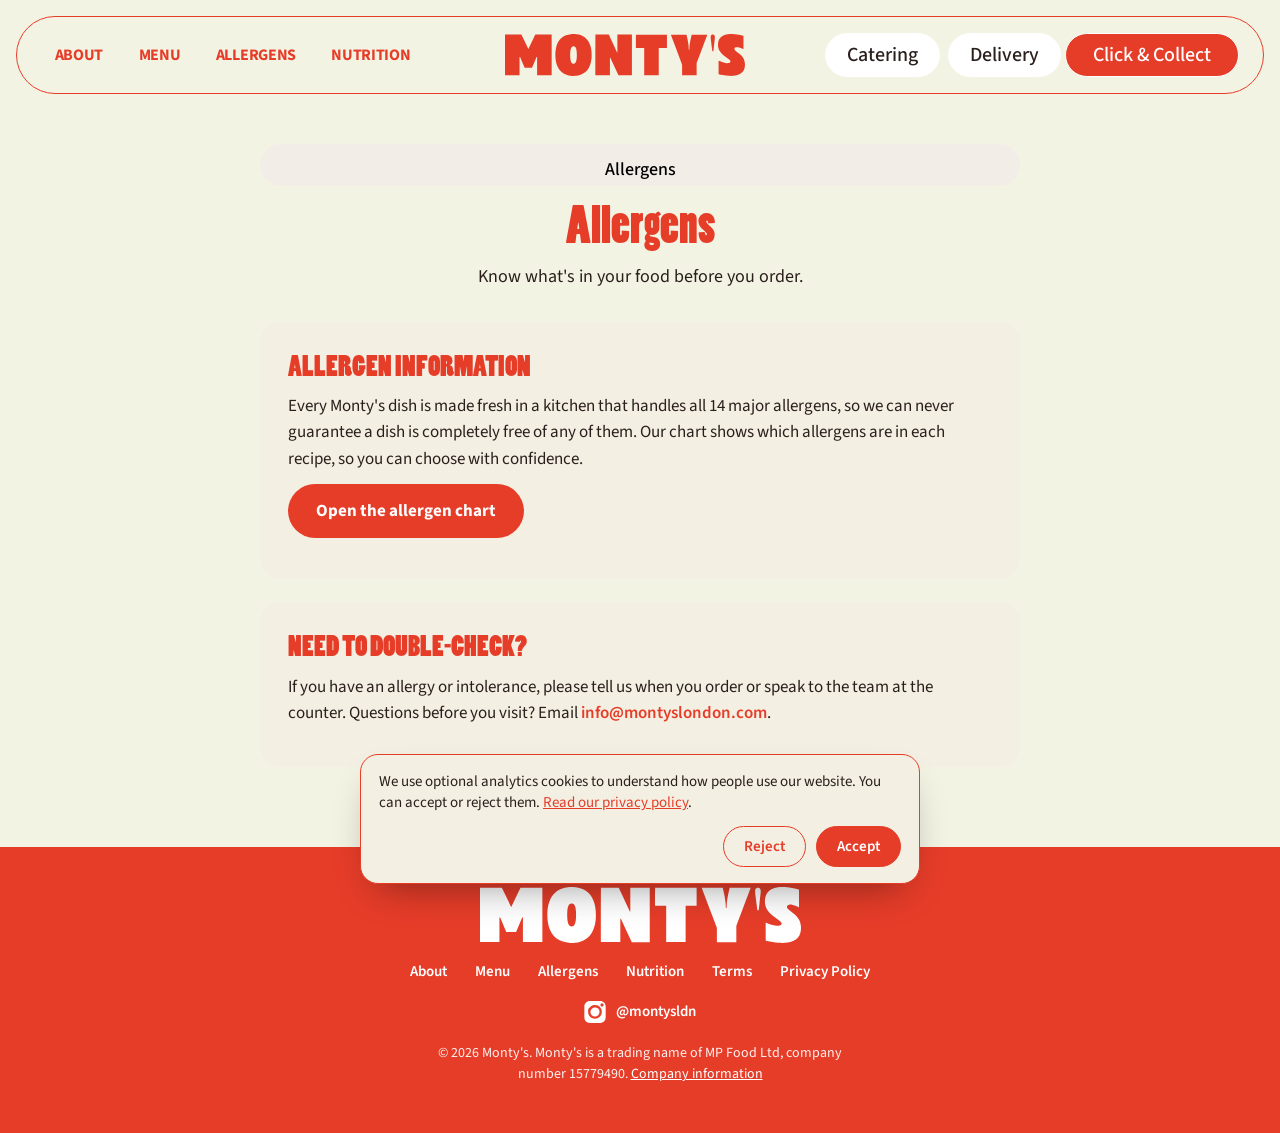
<file: allergens/index.html>
<!DOCTYPE html><!-- Last Published: Fri Oct 02 2026 08:42:16 GMT+0000 (Coordinated Universal Time) --><html data-wf-domain="www.montyslondon.com" data-wf-page="6a4a8c13bf274d9b9eeff1fe" data-wf-site="6a4a8c11bf274d9b9eeff109" lang="en-GB"><head><meta charset="utf-8"/><link href="https://cdn.prod.website-files.com" rel="preconnect" crossorigin="anonymous"/><title>Allergens | Monty's London</title><meta content="Allergens | Monty's London" property="og:title"/><meta content="../assets/6a6286821e872b9a46ea1bc5_home-image.webp" property="og:image"/><meta content="Allergens | Monty's London" name="twitter:title"/><meta content="../assets/6a6286821e872b9a46ea1bc5_home-image.webp" name="twitter:image"/><meta content="width=device-width, initial-scale=1" name="viewport"/><link href="../css/montys-05b04e.shared.03fed3ed0.css" rel="stylesheet" type="text/css" crossorigin="anonymous"/><link href="https://fonts.googleapis.com" rel="preconnect"/><link href="https://fonts.gstatic.com" rel="preconnect" crossorigin="anonymous"/><script src="../js/webfont.js" type="text/javascript"></script><script type="text/javascript">WebFont.load({  google: {    families: ["Lora:300,400,500,600,700","Source Sans 3:300,400,500,600,700"]  }});</script><script type="text/javascript">!function(o,c){var n=c.documentElement,t=" w-mod-";n.className+=t+"js",("ontouchstart"in o||o.DocumentTouch&&c instanceof DocumentTouch)&&(n.className+=t+"touch")}(window,document);</script><link href="../assets/6a6284d49a79cf4764ff0b6f_fav.jpg" rel="icon" type="image/png" sizes="32x32" media="(prefers-color-scheme: light)"/><link href="../assets/6a6284d49a79cf4764ff0b6f_fav.jpg" rel="icon" type="image/png" sizes="32x32" media="(prefers-color-scheme: dark)"/><link href="../assets/6a6284d4b8faf139766be2f3_fav.jpg" rel="icon" type="image/png" sizes="48x48"/><link href="../assets/6a6284d41afa7e29f4d87898_fav.jpg" rel="apple-touch-icon" sizes="180x180"/><link href="../assets/6a6284d46aa575c0565fce74_fav.jpg" rel="icon" type="image/png" sizes="192x192"/><link href="../assets/6a6284d4532ec1dfcaa7101c_fav.jpg" rel="icon" type="image/png" sizes="512x512"/><!-- Google tag (gtag.js) -->
<script src="../js/montys-consent.js" defer></script>



<link rel="stylesheet" href="../css/lenis.css"><link rel="stylesheet" href="../css/montys-redesign.css?v=34">
<style>.montys-mail{color:inherit!important;text-decoration:underline}a[href^="https://421737966777399074"] .button-text{white-space:nowrap}</style><link rel="canonical" href="https://www.montyslondon.com/allergens/"/><meta name="description" content="Allergen information for every Monty's bowl, box and ciabatta, with a link to the full allergen chart."/><style>:root{--m-ink:#2A1F1D;--m-red:#E63D29;--m-body:"Source Sans 3",system-ui,sans-serif;--m-display:Poplar,Tahoma,sans-serif}.mp-head .tag-wrapper{margin-bottom:14px}body{background:#fff}.mp-section{padding-bottom:56px}
.mp-head{text-align:center;max-width:760px;margin:0 auto;padding:24px 0 8px}.mp-h1{color:#E63D29!important}.mp-sub{font-family:var(--m-body);font-size:18px;line-height:1.5;color:var(--m-ink);margin:12px 0 0}
.mp-card{max-width:760px;margin:24px auto;background:#F3EFE2;border-radius:20px;padding:28px 28px;font-family:var(--m-body);color:var(--m-ink);font-size:17px;line-height:1.55}.mp-card h2{font-family:var(--m-display);color:#E63D29;font-size:28px;margin:0 0 10px;font-weight:400;text-transform:uppercase}.mp-card p{margin:0 0 12px}.mp-card a.mp-btn{display:inline-block;background:#E63D29;color:#fff;font-weight:700;padding:14px 28px;border-radius:999px;text-decoration:none}.mp-card a.mp-btn:hover{background:#2A1F1D}.mp-mail{color:#E63D29;font-weight:600}</style></head><body><div class="page-wrapper"><div data-collapse="medium" data-animation="default" data-duration="400" data-w-id="f897f26a-8546-247b-b4a8-d0c3ef27128e" data-easing="ease" data-easing2="ease" role="banner" class="navber w-nav"><div class="nav-link-block"><nav role="navigation" class="nav-menu w-nav-menu"><div class="nav-menu-wrp"><a href="../#About" class="nav-link w-nav-link">About</a><a href="../#Menu" class="nav-link w-nav-link">Menu</a><a href="../allergens/" class="nav-link w-nav-link">Allergens</a><a href="../nutrition/" class="nav-link w-nav-link">Nutrition</a><div class="nav-button-wrapper is-mobile-copy"><a button="" data-w-id="8ba81a5c-acad-8680-7c35-f637f0497284" href="https://montys.slerp.com/order/browse" target="_blank" class="primary-button border-white-7 w-inline-block"><div class="button-text-wrp border-white-8"><div button-text="" class="button-text border-white-9">Catering</div></div></a><a button="" href="https://deliveroo.co.uk/menu/london/bankside/montys-southwark-street" target="_blank" class="primary-button border-white-7 w-inline-block"><div class="button-text-wrp border-white-8"><div button-text="" class="button-text border-white-9">Delivery</div></div></a></div></div></nav><div class="nav-left-wrapper"><a href="../" aria-label="Nav Logo Link" class="nav-link w-inline-block"><img loading="lazy" src="../assets/6a4e0a01f6770c232abd76d9_Logo.svg" alt="Monty's" class="nav-logo"/></a></div><div class="nav-right-wrapper"><div class="nav-button-wrapper"><a button="" data-w-id="66686d3c-4f2f-c1f3-4b31-8f0039542478" href="https://montys.slerp.com/order/browse" target="_blank" class="primary-button border-white-4 w-inline-block"><div class="button-text-wrp border-white-5"><div button-text="" class="button-text border-white-6">Catering</div></div></a><a button="" href="https://deliveroo.co.uk/menu/london/bankside/montys-southwark-street" target="_blank" class="primary-button border-white-4 w-inline-block"><div class="button-text-wrp border-white-5"><div button-text="" class="button-text border-white-6">Delivery</div></div></a></div><div><a button="" data-w-id="f897f26a-8546-247b-b4a8-d0c3ef2712a6" href="https://421737966777399074.square.site/" target="_blank" class="catering-button border-white w-inline-block"><div class="button-text-wrp border-white-2"><div button-text="" class="button-text border-white-3">Click &amp; Collect</div></div></a></div><div class="hamburger w-nav-button"><div class="top-bar"></div><div class="middle-bar"></div><div class="bottom-bar"></div></div></div></div></div><section class="hero-section"><div class="container"><div class="mp-head"><div class="tag-wrapper"><div class="text-m weight-medium">Allergens</div></div><h1 class="heading-style-01 mp-h1">Allergens</h1><p class="mp-sub">Know what's in your food before you order.</p></div></div></section><section class="mp-section"><div class="container"><div class="mp-card"><h2>Allergen information</h2><p>Every Monty's dish is made fresh in a kitchen that handles all 14 major allergens, so we can never guarantee a dish is completely free of any of them. Our chart shows which allergens are in each recipe, so you can choose with confidence.</p><p><a class="mp-btn" href="https://mopsmanual.github.io/Montys-allergen/" target="_blank" rel="noopener">Open the allergen chart</a></p></div><div class="mp-card"><h2>Need to double-check?</h2><p>If you have an allergy or intolerance, please tell us when you order or speak to the team at the counter. Questions before you visit? Email <a class="mp-mail" href="mailto:info@montyslondon.com">info@montyslondon.com</a>.</p></div></div></section></div><section class="footer-section"><div class="footer-main-block"><div class="footer_bottom-wrapper mp-foot"><a href="../" class="mp-foot-logo" aria-label="Monty's home"><img src="../assets/6a4e0a01f6770c232abd76d9_Logo.svg" alt="Monty's" loading="lazy"/></a><nav class="mp-foot-links" aria-label="Footer"><a href="../#About">About</a><a href="../#Menu">Menu</a><a href="../allergens/">Allergens</a><a href="../nutrition/">Nutrition</a><a href="../utility-pages/legal/#terms">Terms</a><a href="../utility-pages/legal/#privacy">Privacy Policy</a></nav><a href="https://www.instagram.com/montysldn" target="_blank" rel="noopener" class="mp-foot-ig"><img src="../assets/6a6391c96ae4cd400afa7f3c_insta.svg" alt="Instagram" loading="lazy"/><span>@montysldn</span></a><p class="mp-foot-legal">© 2026 Monty&#x27;s. Monty&#x27;s is a trading name of MP Food Ltd, company number 15779490. <a href="../utility-pages/legal/#company">Company information</a></p></div></div></section><script src="../js/8e987863_jquery-3.5.1.min.dc5e7f18c8.js" type="text/javascript" crossorigin="anonymous"></script><script src="../js/montys-05b04e.schunk.b243a97fed2d3524.js" type="text/javascript" crossorigin="anonymous"></script><script src="../js/montys-05b04e.schunk.718334b2ad76886c.js" type="text/javascript" crossorigin="anonymous"></script><script src="../js/montys-05b04e.df7af130.8a123171f4dd056c.js" type="text/javascript" crossorigin="anonymous"></script><script src="../js/lenis.min.js"></script>

<script>
// Initialize Lenis
const lenis = new Lenis({
	lerp: 0.1,
});

// Listen for the scroll event and log the event data
lenis.on('scroll', (e) => {
  console.log(e);
});

// Use requestAnimationFrame to continuously update the scroll
function raf(time) {
  lenis.raf(time);
  requestAnimationFrame(raf);
}

requestAnimationFrame(raf);
</script>
</body></html>
</file>
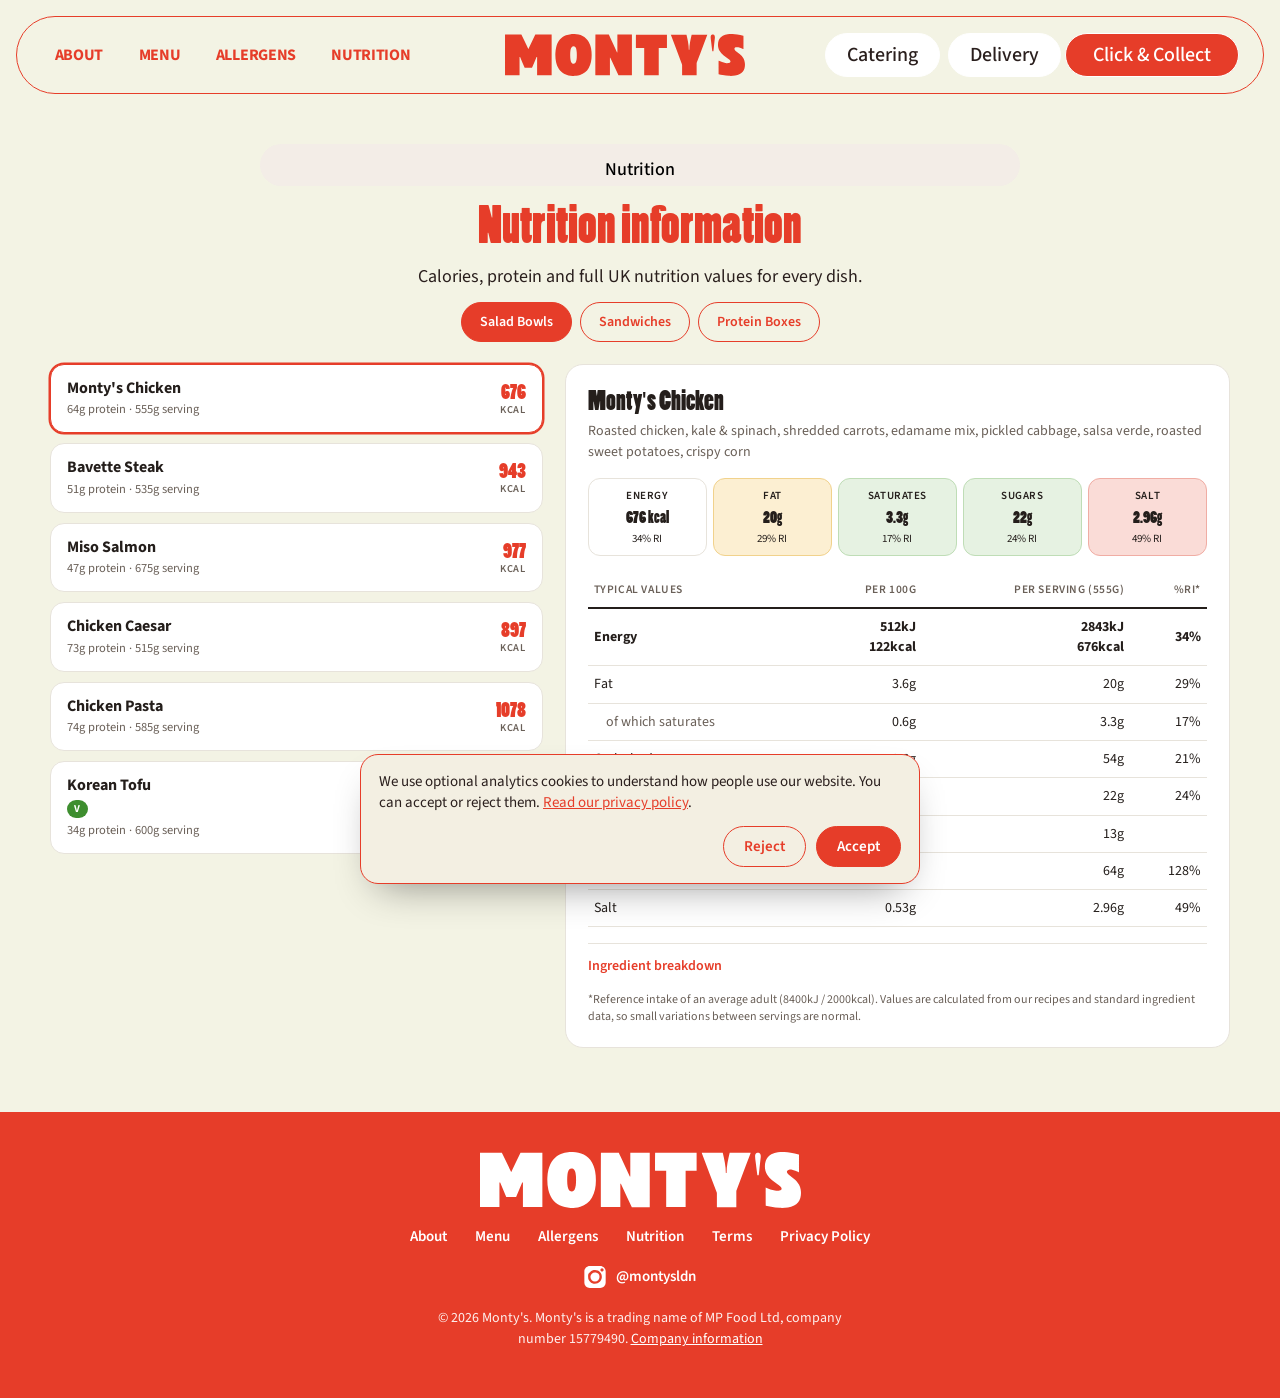
<file: nutrition/index.html>
<!DOCTYPE html><!-- Last Published: Fri Oct 02 2026 08:42:16 GMT+0000 (Coordinated Universal Time) --><html data-wf-domain="www.montyslondon.com" data-wf-page="6a4a8c13bf274d9b9eeff1fe" data-wf-site="6a4a8c11bf274d9b9eeff109" lang="en-GB"><head><meta charset="utf-8"/><link href="https://cdn.prod.website-files.com" rel="preconnect" crossorigin="anonymous"/><title>Nutrition | Monty's London</title><meta content="Nutrition | Monty's London" property="og:title"/><meta content="../assets/6a6286821e872b9a46ea1bc5_home-image.webp" property="og:image"/><meta content="Nutrition | Monty's London" name="twitter:title"/><meta content="../assets/6a6286821e872b9a46ea1bc5_home-image.webp" name="twitter:image"/><meta content="width=device-width, initial-scale=1" name="viewport"/><link href="../css/montys-05b04e.shared.03fed3ed0.css" rel="stylesheet" type="text/css" crossorigin="anonymous"/><link href="https://fonts.googleapis.com" rel="preconnect"/><link href="https://fonts.gstatic.com" rel="preconnect" crossorigin="anonymous"/><script src="../js/webfont.js" type="text/javascript"></script><script type="text/javascript">WebFont.load({  google: {    families: ["Lora:300,400,500,600,700","Source Sans 3:300,400,500,600,700"]  }});</script><script type="text/javascript">!function(o,c){var n=c.documentElement,t=" w-mod-";n.className+=t+"js",("ontouchstart"in o||o.DocumentTouch&&c instanceof DocumentTouch)&&(n.className+=t+"touch")}(window,document);</script><link href="../assets/6a6284d49a79cf4764ff0b6f_fav.jpg" rel="icon" type="image/png" sizes="32x32" media="(prefers-color-scheme: light)"/><link href="../assets/6a6284d49a79cf4764ff0b6f_fav.jpg" rel="icon" type="image/png" sizes="32x32" media="(prefers-color-scheme: dark)"/><link href="../assets/6a6284d4b8faf139766be2f3_fav.jpg" rel="icon" type="image/png" sizes="48x48"/><link href="../assets/6a6284d41afa7e29f4d87898_fav.jpg" rel="apple-touch-icon" sizes="180x180"/><link href="../assets/6a6284d46aa575c0565fce74_fav.jpg" rel="icon" type="image/png" sizes="192x192"/><link href="../assets/6a6284d4532ec1dfcaa7101c_fav.jpg" rel="icon" type="image/png" sizes="512x512"/><!-- Google tag (gtag.js) -->
<script src="../js/montys-consent.js" defer></script>



<link rel="stylesheet" href="../css/lenis.css"><link rel="stylesheet" href="../css/montys-redesign.css?v=34">
<style>.montys-mail{color:inherit!important;text-decoration:underline}a[href^="https://421737966777399074"] .button-text{white-space:nowrap}</style><link rel="canonical" href="https://www.montyslondon.com/nutrition/"/><meta name="description" content="Calories, macros and traffic-light values for every Monty's bowl, box and ciabatta."/><style>:root{--m-ink:#2A1F1D;--m-red:#E63D29;--m-body:"Source Sans 3",system-ui,sans-serif;--m-display:Poplar,Tahoma,sans-serif}.mp-head .tag-wrapper{margin-bottom:14px}body{background:#fff}.mp-section{padding-bottom:56px}
.mp-head{text-align:center;max-width:760px;margin:0 auto;padding:24px 0 8px}.mp-h1{color:#E63D29!important}.mp-sub{font-family:var(--m-body);font-size:18px;line-height:1.5;color:var(--m-ink);margin:12px 0 0}
.mp-card{max-width:760px;margin:24px auto;background:#F3EFE2;border-radius:20px;padding:28px 28px;font-family:var(--m-body);color:var(--m-ink);font-size:17px;line-height:1.55}.mp-card h2{font-family:var(--m-display);color:#E63D29;font-size:28px;margin:0 0 10px;font-weight:400;text-transform:uppercase}.mp-card p{margin:0 0 12px}.mp-card a.mp-btn{display:inline-block;background:#E63D29;color:#fff;font-weight:700;padding:14px 28px;border-radius:999px;text-decoration:none}.mp-card a.mp-btn:hover{background:#2A1F1D}.mp-mail{color:#E63D29;font-weight:600}</style></head><body><div class="page-wrapper"><div data-collapse="medium" data-animation="default" data-duration="400" data-w-id="f897f26a-8546-247b-b4a8-d0c3ef27128e" data-easing="ease" data-easing2="ease" role="banner" class="navber w-nav"><div class="nav-link-block"><nav role="navigation" class="nav-menu w-nav-menu"><div class="nav-menu-wrp"><a href="../#About" class="nav-link w-nav-link">About</a><a href="../#Menu" class="nav-link w-nav-link">Menu</a><a href="../allergens/" class="nav-link w-nav-link">Allergens</a><a href="../nutrition/" class="nav-link w-nav-link">Nutrition</a><div class="nav-button-wrapper is-mobile-copy"><a button="" data-w-id="8ba81a5c-acad-8680-7c35-f637f0497284" href="https://montys.slerp.com/order/browse" target="_blank" class="primary-button border-white-7 w-inline-block"><div class="button-text-wrp border-white-8"><div button-text="" class="button-text border-white-9">Catering</div></div></a><a button="" href="https://deliveroo.co.uk/menu/london/bankside/montys-southwark-street" target="_blank" class="primary-button border-white-7 w-inline-block"><div class="button-text-wrp border-white-8"><div button-text="" class="button-text border-white-9">Delivery</div></div></a></div></div></nav><div class="nav-left-wrapper"><a href="../" aria-label="Nav Logo Link" class="nav-link w-inline-block"><img loading="lazy" src="../assets/6a4e0a01f6770c232abd76d9_Logo.svg" alt="Monty's" class="nav-logo"/></a></div><div class="nav-right-wrapper"><div class="nav-button-wrapper"><a button="" data-w-id="66686d3c-4f2f-c1f3-4b31-8f0039542478" href="https://montys.slerp.com/order/browse" target="_blank" class="primary-button border-white-4 w-inline-block"><div class="button-text-wrp border-white-5"><div button-text="" class="button-text border-white-6">Catering</div></div></a><a button="" href="https://deliveroo.co.uk/menu/london/bankside/montys-southwark-street" target="_blank" class="primary-button border-white-4 w-inline-block"><div class="button-text-wrp border-white-5"><div button-text="" class="button-text border-white-6">Delivery</div></div></a></div><div><a button="" data-w-id="f897f26a-8546-247b-b4a8-d0c3ef2712a6" href="https://421737966777399074.square.site/" target="_blank" class="catering-button border-white w-inline-block"><div class="button-text-wrp border-white-2"><div button-text="" class="button-text border-white-3">Click &amp; Collect</div></div></a></div><div class="hamburger w-nav-button"><div class="top-bar"></div><div class="middle-bar"></div><div class="bottom-bar"></div></div></div></div></div><section class="hero-section"><div class="container"><div class="mp-head"><div class="tag-wrapper"><div class="text-m weight-medium">Nutrition</div></div><h1 class="heading-style-01 mp-h1">Nutrition information</h1><p class="mp-sub">Calories, protein and full UK nutrition values for every dish.</p></div></div></section><section class="mp-section" style="padding-bottom:56px"><div class="container"><div class="w-embed w-script"><link rel="stylesheet" href="../nutrition/calculator.css">
<div id="montys-nutrition-calculator"></div>
<script src="../nutrition/ingredients.js"></script>
<script src="../nutrition/recipes.js?v=24"></script>
<script src="../nutrition/menu.js?v=26"></script>
<script src="../nutrition/engine.js"></script>
<script src="../nutrition/calculator.js"></script>
</div></div></section></div><section class="footer-section"><div class="footer-main-block"><div class="footer_bottom-wrapper mp-foot"><a href="../" class="mp-foot-logo" aria-label="Monty's home"><img src="../assets/6a4e0a01f6770c232abd76d9_Logo.svg" alt="Monty's" loading="lazy"/></a><nav class="mp-foot-links" aria-label="Footer"><a href="../#About">About</a><a href="../#Menu">Menu</a><a href="../allergens/">Allergens</a><a href="../nutrition/">Nutrition</a><a href="../utility-pages/legal/#terms">Terms</a><a href="../utility-pages/legal/#privacy">Privacy Policy</a></nav><a href="https://www.instagram.com/montysldn" target="_blank" rel="noopener" class="mp-foot-ig"><img src="../assets/6a6391c96ae4cd400afa7f3c_insta.svg" alt="Instagram" loading="lazy"/><span>@montysldn</span></a><p class="mp-foot-legal">© 2026 Monty&#x27;s. Monty&#x27;s is a trading name of MP Food Ltd, company number 15779490. <a href="../utility-pages/legal/#company">Company information</a></p></div></div></section><script src="../js/8e987863_jquery-3.5.1.min.dc5e7f18c8.js" type="text/javascript" crossorigin="anonymous"></script><script src="../js/montys-05b04e.schunk.b243a97fed2d3524.js" type="text/javascript" crossorigin="anonymous"></script><script src="../js/montys-05b04e.schunk.718334b2ad76886c.js" type="text/javascript" crossorigin="anonymous"></script><script src="../js/montys-05b04e.df7af130.8a123171f4dd056c.js" type="text/javascript" crossorigin="anonymous"></script><script src="../js/lenis.min.js"></script>

<script>
// Initialize Lenis
const lenis = new Lenis({
	lerp: 0.1,
});

// Listen for the scroll event and log the event data
lenis.on('scroll', (e) => {
  console.log(e);
});

// Use requestAnimationFrame to continuously update the scroll
function raf(time) {
  lenis.raf(time);
  requestAnimationFrame(raf);
}

requestAnimationFrame(raf);
</script>
</body></html>
</file>
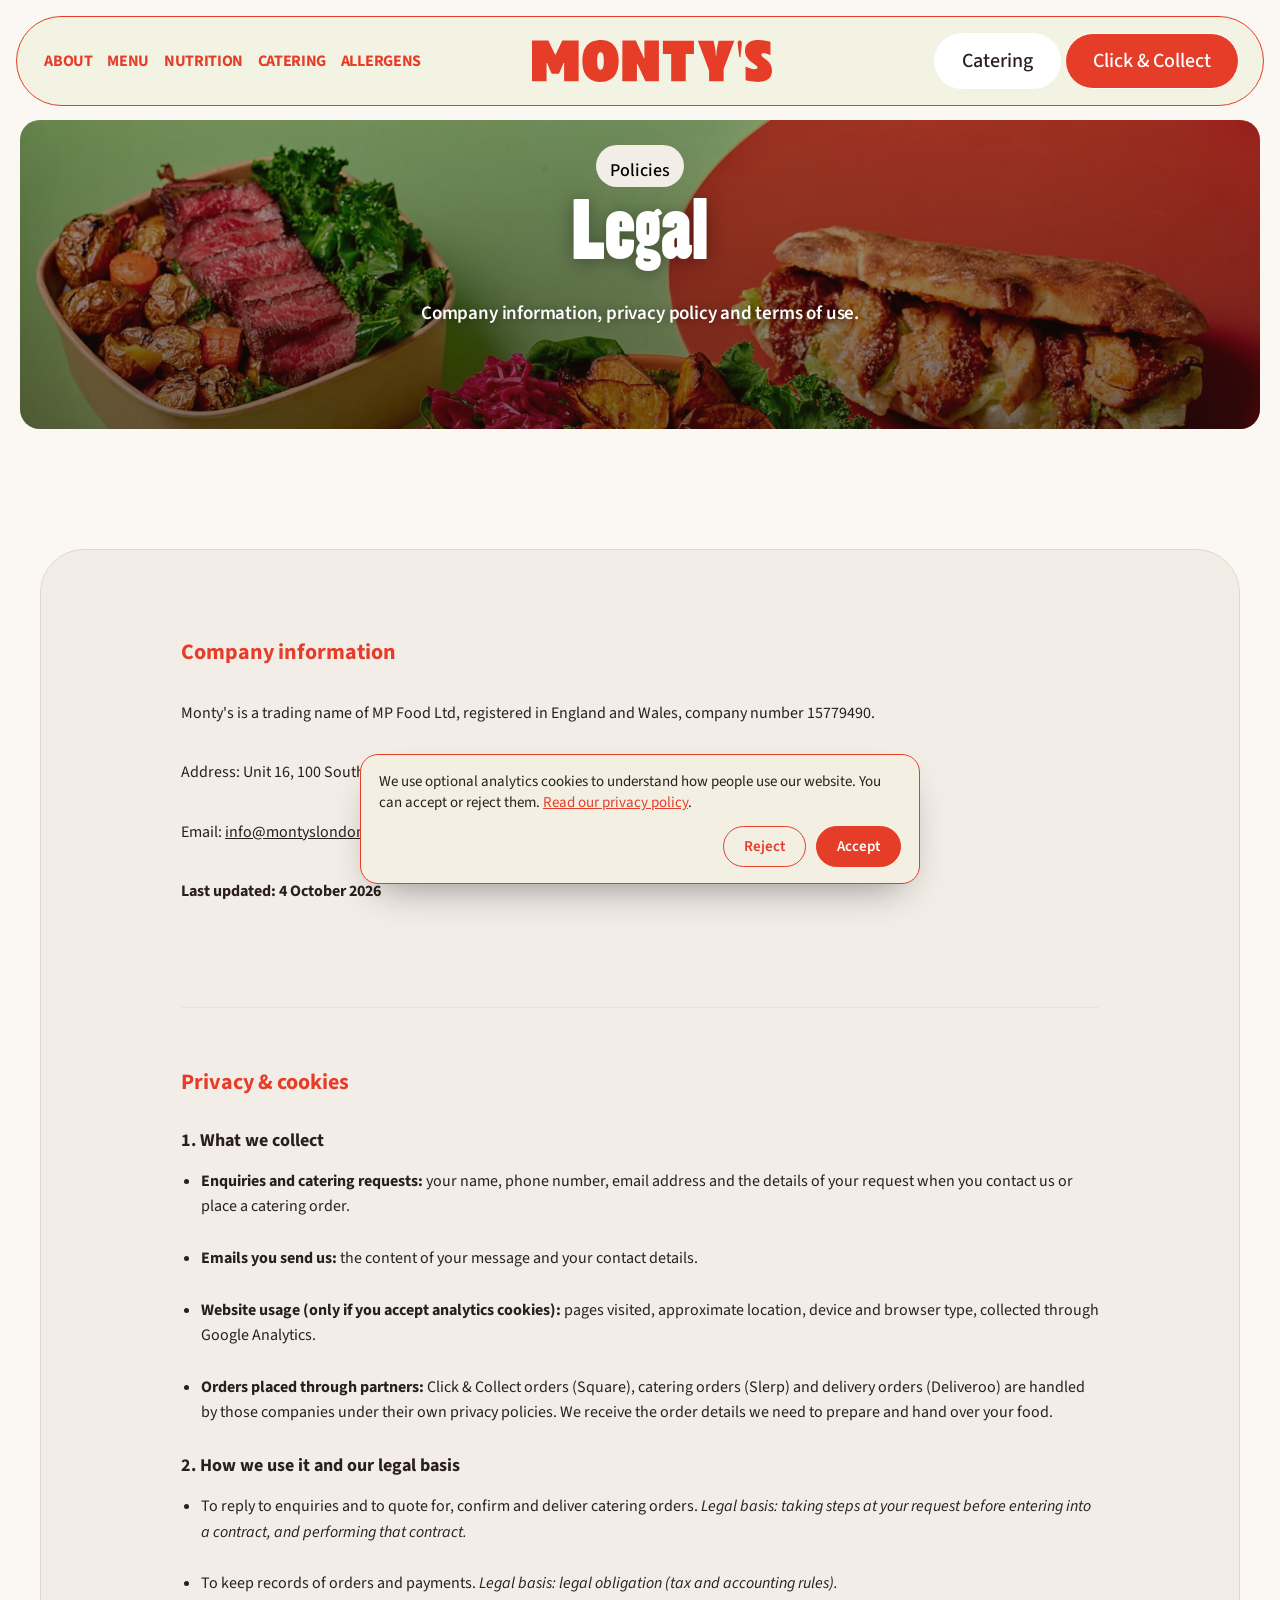
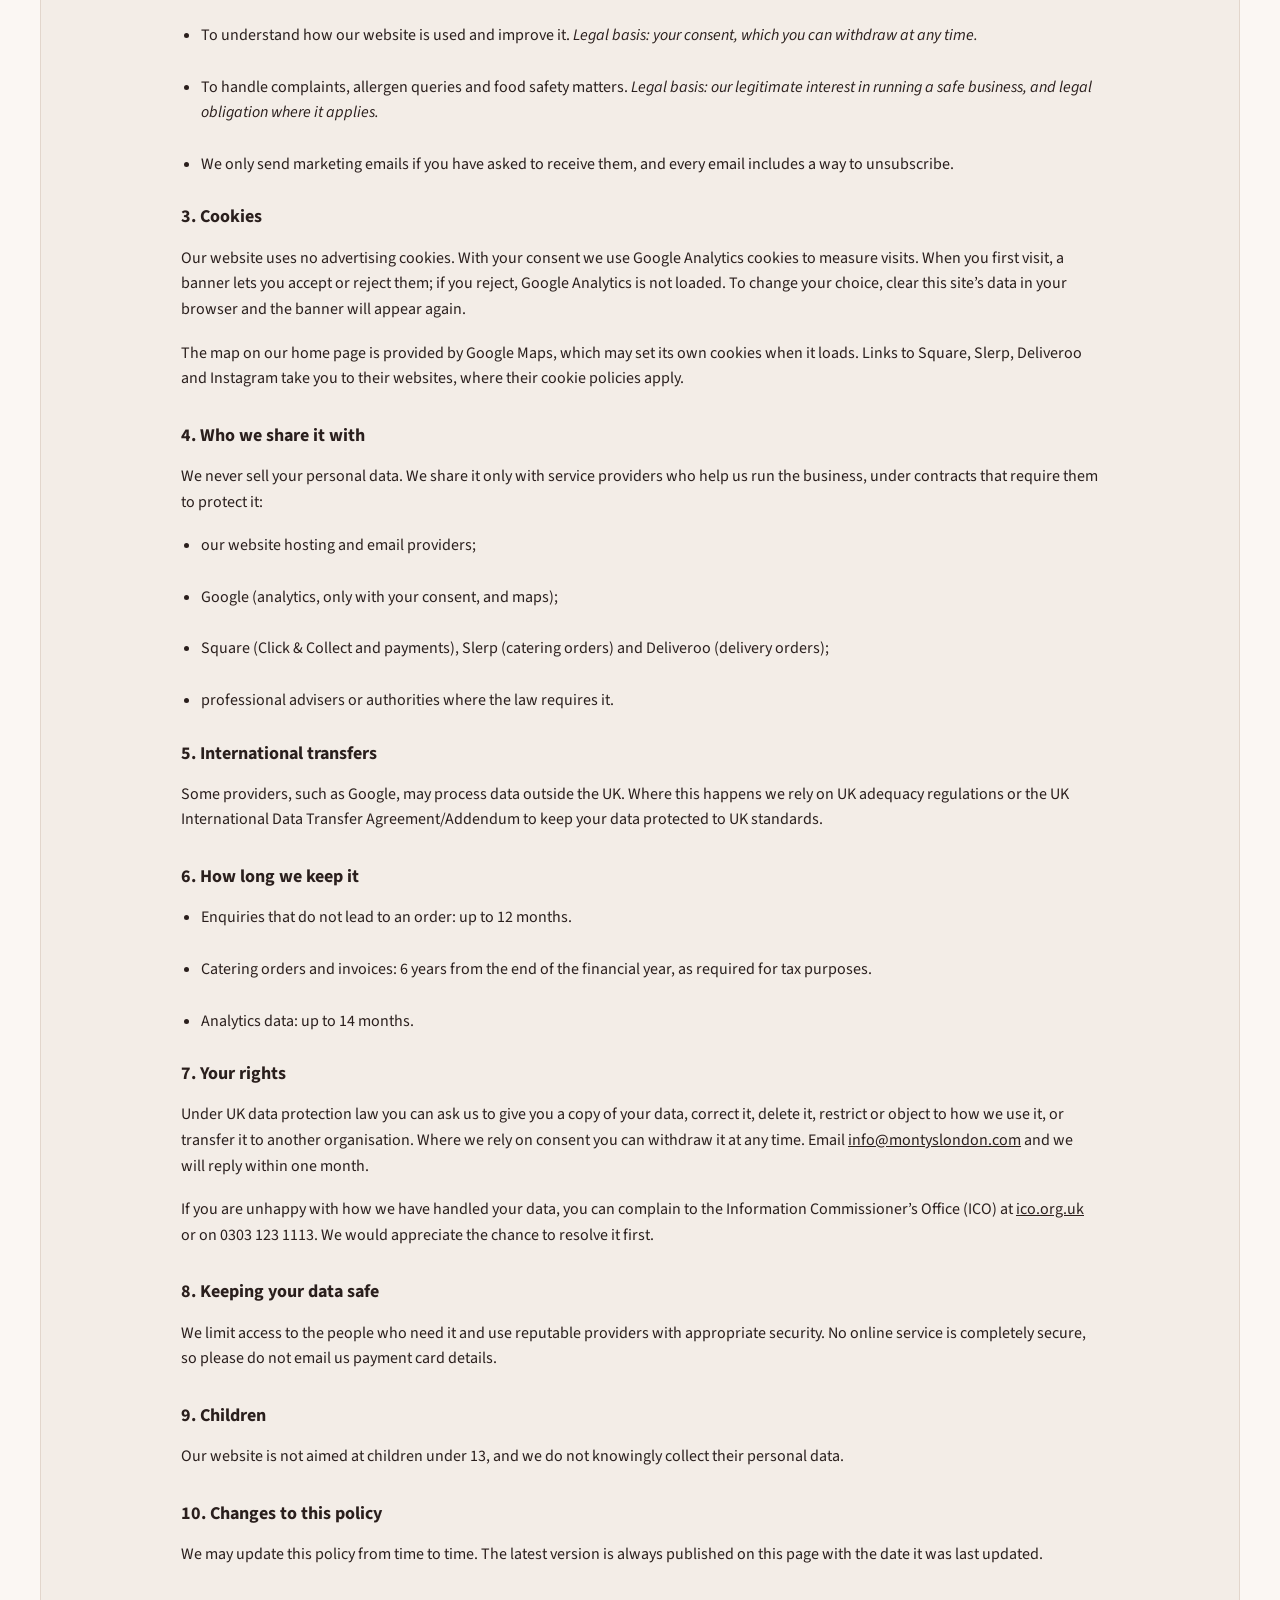
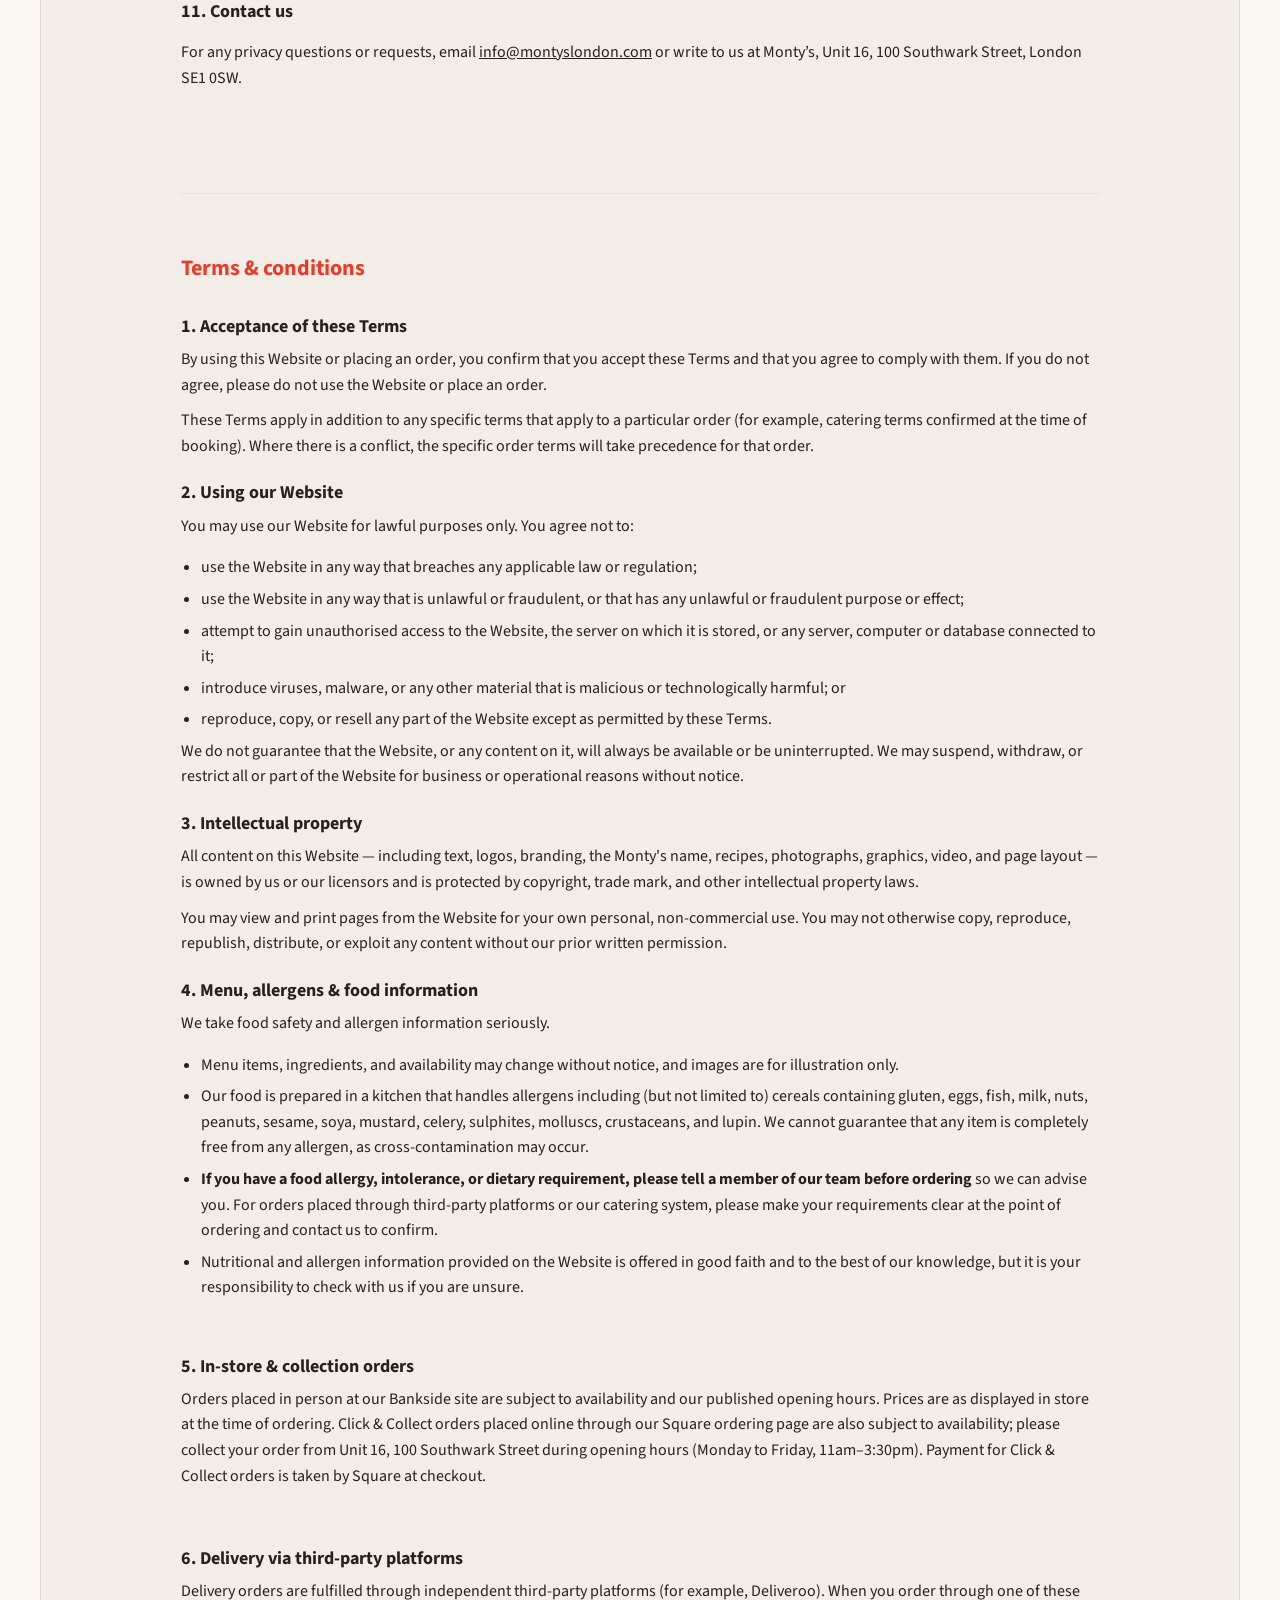
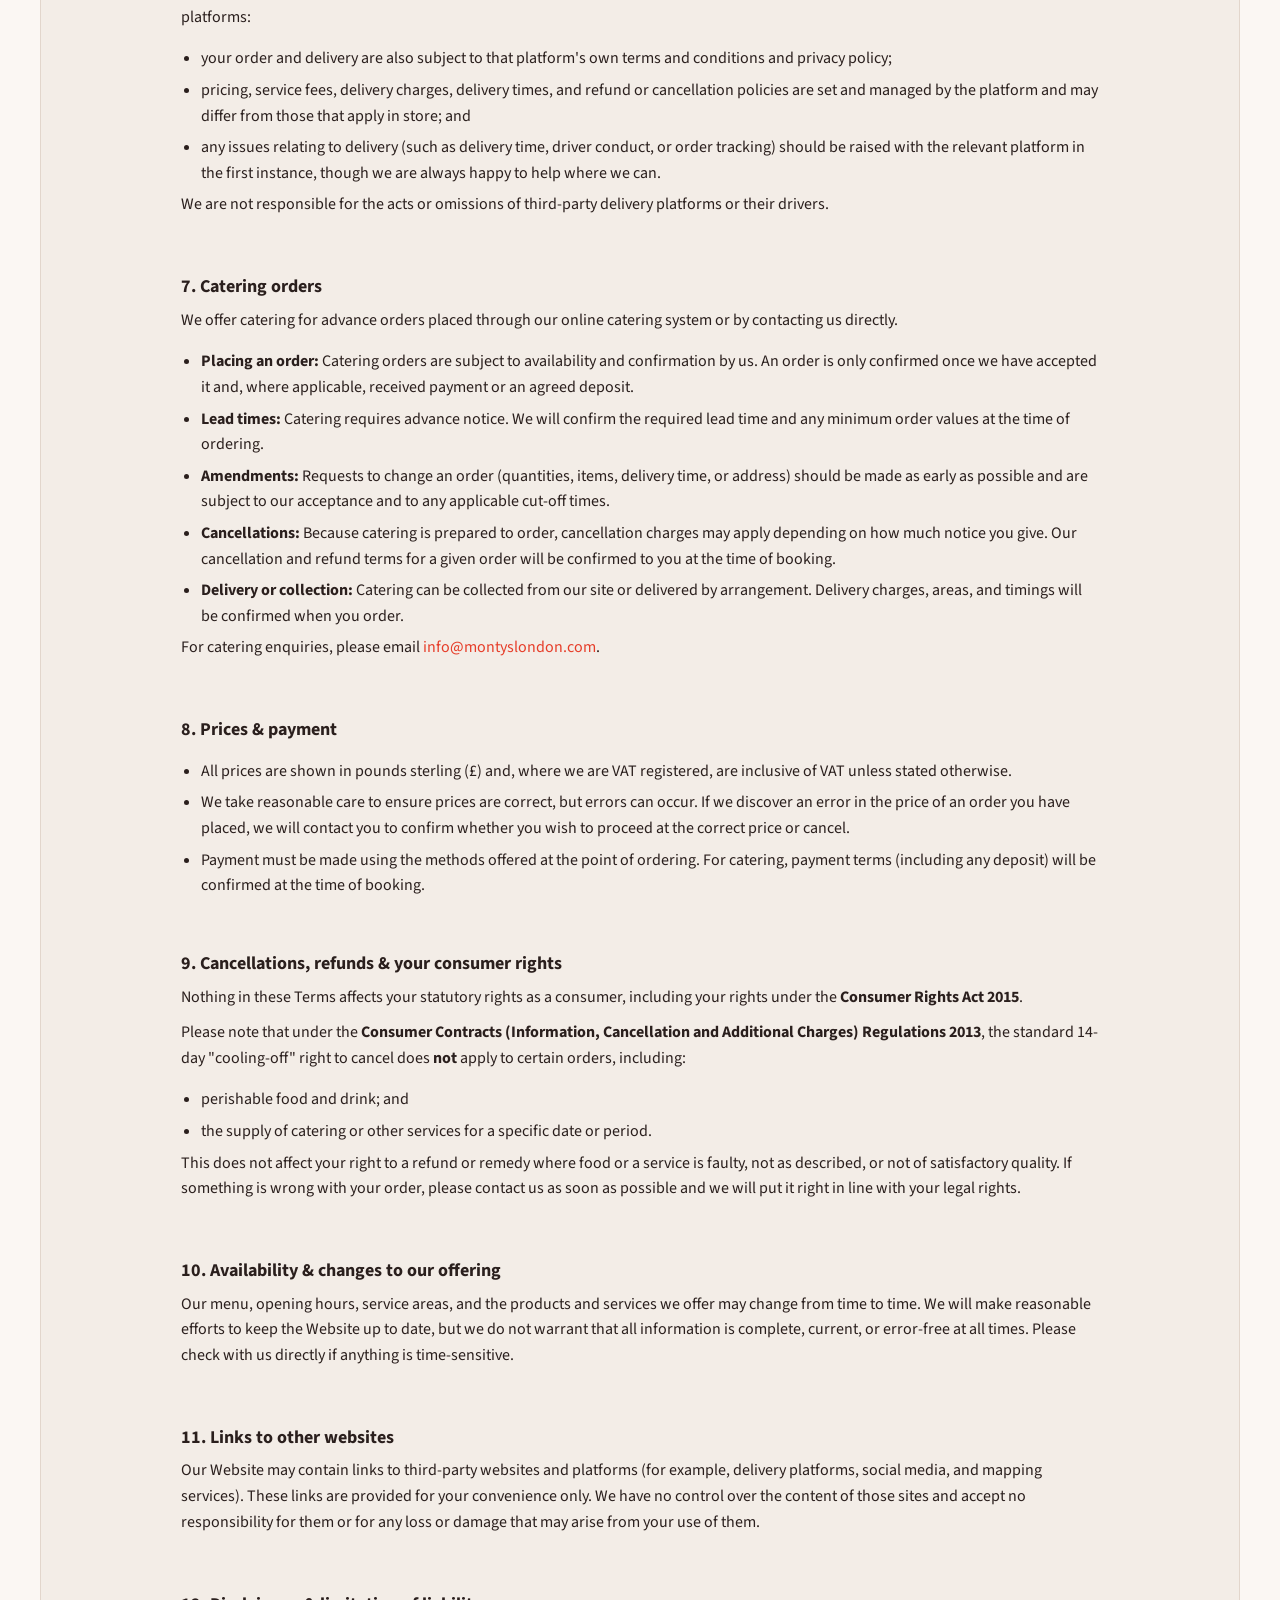
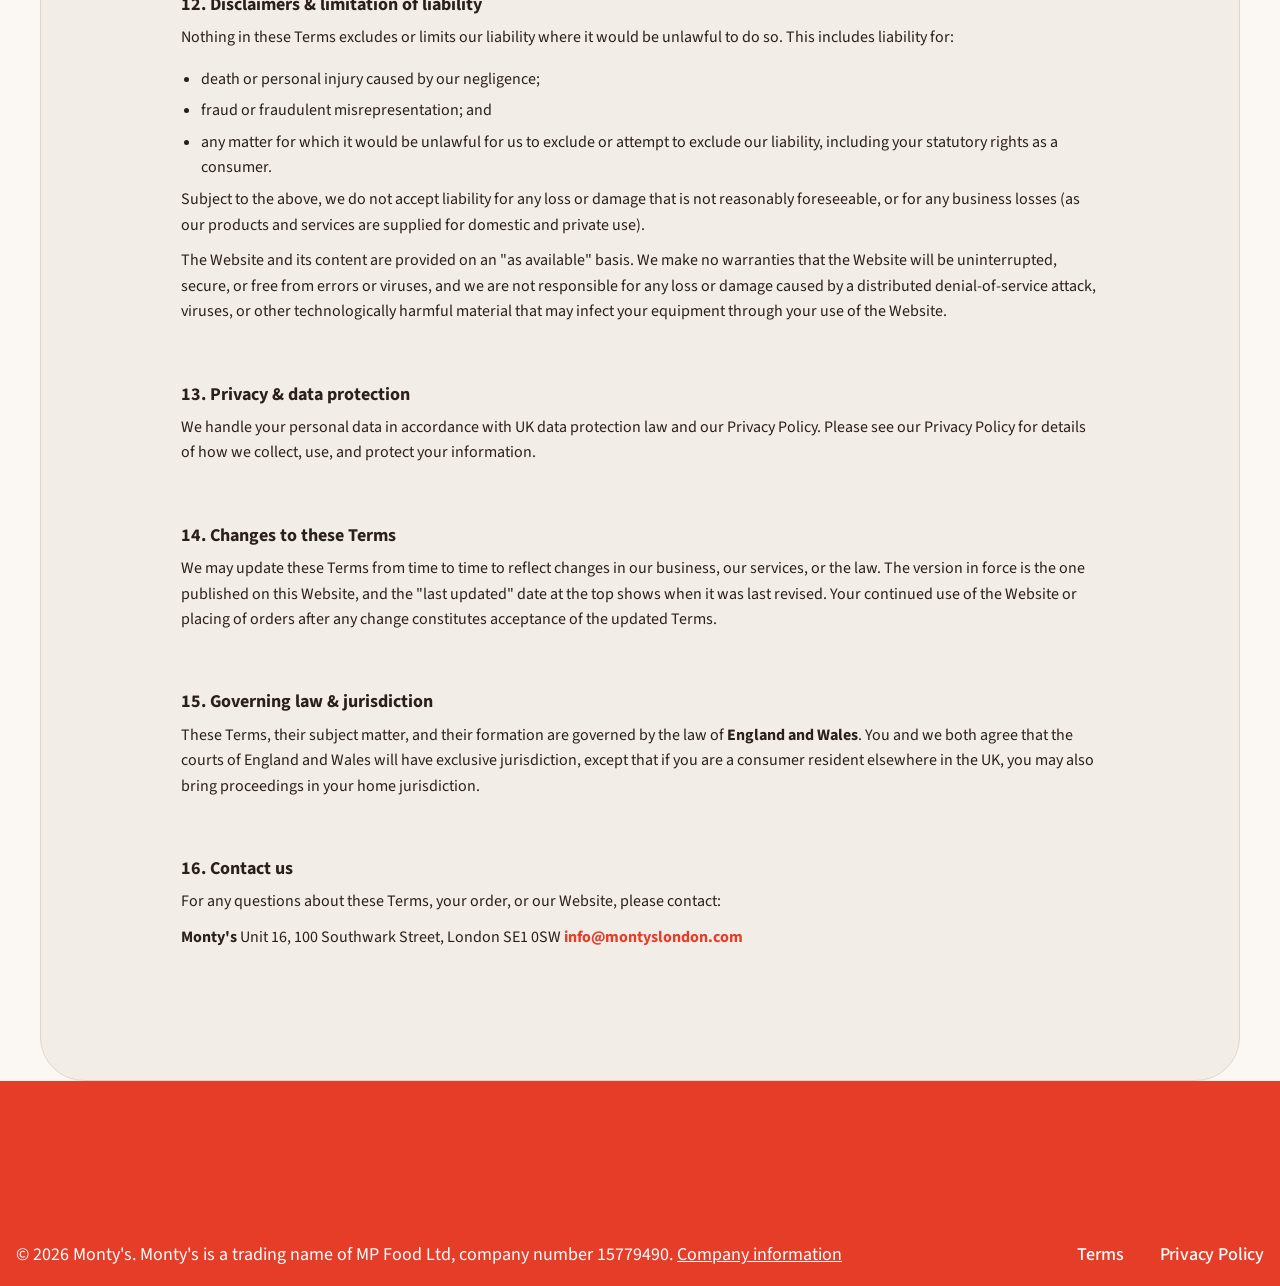
<file: utility-pages/legal/index.html>
<!DOCTYPE html><!-- Last Published: Fri Oct 02 2026 08:42:16 GMT+0000 (Coordinated Universal Time) --><html data-wf-domain="www.montyslondon.com" data-wf-page="6a4a8c13bf274d9b9eeff1fe" data-wf-site="6a4a8c11bf274d9b9eeff109" lang="en-GB"><head><meta charset="utf-8"/><link href="https://cdn.prod.website-files.com" rel="preconnect" crossorigin="anonymous"/><title>Legal | Monty&#x27;s London</title><meta content="Monty&#x27;s London Privacy Policy" property="og:title"/><meta content="../../assets/6a6286821e872b9a46ea1bc5_home-image.webp" property="og:image"/><meta content="Monty&#x27;s London Privacy Policy" name="twitter:title"/><meta content="../../assets/6a6286821e872b9a46ea1bc5_home-image.webp" name="twitter:image"/><meta content="width=device-width, initial-scale=1" name="viewport"/><link href="../../css/montys-05b04e.shared.03fed3ed0.css" rel="stylesheet" type="text/css" crossorigin="anonymous"/><link href="https://fonts.googleapis.com" rel="preconnect"/><link href="https://fonts.gstatic.com" rel="preconnect" crossorigin="anonymous"/><script src="../../js/webfont.js" type="text/javascript"></script><script type="text/javascript">WebFont.load({  google: {    families: ["Lora:300,400,500,600,700","Source Sans 3:300,400,500,600,700"]  }});</script><script type="text/javascript">!function(o,c){var n=c.documentElement,t=" w-mod-";n.className+=t+"js",("ontouchstart"in o||o.DocumentTouch&&c instanceof DocumentTouch)&&(n.className+=t+"touch")}(window,document);</script><link href="../../assets/6a6284d49a79cf4764ff0b6f_fav.jpg" rel="icon" type="image/png" sizes="32x32" media="(prefers-color-scheme: light)"/><link href="../../assets/6a6284d49a79cf4764ff0b6f_fav.jpg" rel="icon" type="image/png" sizes="32x32" media="(prefers-color-scheme: dark)"/><link href="../../assets/6a6284d4b8faf139766be2f3_fav.jpg" rel="icon" type="image/png" sizes="48x48"/><link href="../../assets/6a6284d41afa7e29f4d87898_fav.jpg" rel="apple-touch-icon" sizes="180x180"/><link href="../../assets/6a6284d46aa575c0565fce74_fav.jpg" rel="icon" type="image/png" sizes="192x192"/><link href="../../assets/6a6284d4532ec1dfcaa7101c_fav.jpg" rel="icon" type="image/png" sizes="512x512"/><!-- Google tag (gtag.js) -->
<script src="../../js/montys-consent.js" defer></script>



<link rel="stylesheet" href="../../css/lenis.css">
<style>.montys-mail{color:inherit!important;text-decoration:underline}a[href^="https://421737966777399074"] .button-text{white-space:nowrap}</style><link rel="canonical" href="https://www.montyslondon.com/utility-pages/legal/"/><style id="montys-legal">.montys-legal-part{margin-top:48px;padding-top:32px;border-top:1px solid #E7E3DB}.montys-legal-h3{font-family:"Source Sans 3",sans-serif!important;font-size:18px!important;font-weight:700!important;color:#2A1F1D!important;margin:22px 0 8px!important}.utility-content-block h2{font-size:26px!important}.hero-content-block{position:relative;isolation:isolate}.hero-content-block::before{content:"";position:absolute;inset:0;border-radius:inherit;background:linear-gradient(180deg,rgba(25,12,8,.35),rgba(25,12,8,.6));z-index:-1}.hero-content-block .heading-style-01{text-shadow:0 2px 18px rgba(0,0,0,.35)}.hero-subheading,.hero-subheading>div{color:#fff!important;opacity:1!important;filter:none!important;transform:none!important;font-family:"Source Sans 3",sans-serif!important;font-weight:600!important;font-size:19px!important;text-shadow:0 1px 10px rgba(0,0,0,.45)}.utility-content-block h2{font-family:"Source Sans 3",sans-serif!important;font-size:22px!important;line-height:1.3!important;font-weight:700!important;color:#E63D29!important;margin:28px 0 10px!important;letter-spacing:0!important}.utility-content-block p,.utility-content-block li{font-family:"Source Sans 3",sans-serif!important;font-size:16px!important;line-height:1.6!important;color:#2A1F1D!important}.utility-content-block ul{padding-left:20px}.utility-content-block li{margin-bottom:6px}.utility-content-block a{color:#E63D29}@media (max-width:767px){.hero-subheading,.hero-subheading>div{font-size:16px!important}.utility-content-block h2{font-size:19px!important}}</style></head><body><div class="page-wrapper"><div data-collapse="medium" data-animation="default" data-duration="400" data-w-id="f897f26a-8546-247b-b4a8-d0c3ef27128e" data-easing="ease" data-easing2="ease" role="banner" class="navber w-nav"><div class="nav-link-block"><nav role="navigation" class="nav-menu w-nav-menu"><div class="nav-menu-wrp"><a href="../../#About" class="nav-link w-nav-link">About</a><a href="../../#Menu" class="nav-link w-nav-link">Menu</a><a href="../../#Nutrition" class="nav-link w-nav-link">Nutrition</a><a href="../../#Catering" class="nav-link w-nav-link">Catering</a><a href="https://mopsmanual.github.io/Montys-allergen/" target="_blank" class="nav-link w-nav-link">Allergens</a><div class="nav-button-wrapper is-mobile-copy"><a button="" data-w-id="8ba81a5c-acad-8680-7c35-f637f0497284" href="https://montys.slerp.com/order/browse" target="_blank" class="primary-button border-white-7 w-inline-block"><div class="button-text-wrp border-white-8"><div button-text="" class="button-text border-white-9">Catering</div></div></a></div></div></nav><div class="nav-left-wrapper"><a href="../../" aria-label="Nav Logo Link" class="nav-link w-inline-block"><img loading="lazy" src="../../assets/6a4e0a01f6770c232abd76d9_Logo.svg" alt="Monty's" class="nav-logo"/></a></div><div class="nav-right-wrapper"><div class="nav-button-wrapper"><a button="" data-w-id="66686d3c-4f2f-c1f3-4b31-8f0039542478" href="https://montys.slerp.com/order/browse" target="_blank" class="primary-button border-white-4 w-inline-block"><div class="button-text-wrp border-white-5"><div button-text="" class="button-text border-white-6">Catering</div></div></a></div><div><a button="" data-w-id="f897f26a-8546-247b-b4a8-d0c3ef2712a6" href="https://421737966777399074.square.site/" target="_blank" class="catering-button border-white w-inline-block"><div class="button-text-wrp border-white-2"><div button-text="" class="button-text border-white-3">Click &amp; Collect</div></div></a></div><div class="hamburger w-nav-button"><div class="top-bar"></div><div class="middle-bar"></div><div class="bottom-bar"></div></div></div></div></div><section class="hero-section"><div class="container"><div class="hero-content-block"><div class="tag-wrapper"><div class="text-m weight-medium">Policies</div></div><div class="hero-heading"><h1 data-w-id="f3347957-b8e1-48ef-25fa-525646f0534e" style="opacity:0;filter:blur(5px);-webkit-transform:translate3d(0, 30px, 0) scale3d(1, 1, 1) rotateX(0) rotateY(0) rotateZ(0) skew(0, 0);-moz-transform:translate3d(0, 30px, 0) scale3d(1, 1, 1) rotateX(0) rotateY(0) rotateZ(0) skew(0, 0);-ms-transform:translate3d(0, 30px, 0) scale3d(1, 1, 1) rotateX(0) rotateY(0) rotateZ(0) skew(0, 0);transform:translate3d(0, 30px, 0) scale3d(1, 1, 1) rotateX(0) rotateY(0) rotateZ(0) skew(0, 0)" class="heading-style-01">Legal</h1></div><div class="hero-subheading"><div data-w-id="f3347957-b8e1-48ef-25fa-525646f05351" style="opacity:0;filter:blur(5px);-webkit-transform:translate3d(0, 30px, 0) scale3d(1, 1, 1) rotateX(0) rotateY(0) rotateZ(0) skew(0, 0);-moz-transform:translate3d(0, 30px, 0) scale3d(1, 1, 1) rotateX(0) rotateY(0) rotateZ(0) skew(0, 0);-ms-transform:translate3d(0, 30px, 0) scale3d(1, 1, 1) rotateX(0) rotateY(0) rotateZ(0) skew(0, 0);transform:translate3d(0, 30px, 0) scale3d(1, 1, 1) rotateX(0) rotateY(0) rotateZ(0) skew(0, 0)">Company information, privacy policy and terms of use.</div></div></div></div></section><section class="hero-section"><div class="container"><div class="utility-content-block"><div class="utility-text-block-wrap"><div class="utility-text-wrap" id="company"><h2>Company information</h2><p>Monty&#x27;s is a trading name of MP Food Ltd, registered in England and Wales, company number 15779490.</p><p>Address: Unit 16, 100 Southwark Street, London SE1 0SW</p><p>Email: <a href="mailto:info@montyslondon.com" class="montys-mail">info@montyslondon.com</a></p><p><strong>Last updated: 4 October 2026</strong></p></div><div id="privacy" class="montys-legal-part"><h2>Privacy &amp; cookies</h2><div class="utility-text-wrap"><div class="utility-text-title-wrap"><div class="text-main-brand"><h3 class="montys-legal-h3">1. What we collect</h3></div><ul role="list" class="utility-list-wrap"><li><strong>Enquiries and catering requests:</strong> your name, phone number, email address and the details of your request when you contact us or place a catering order.</li><li><strong>Emails you send us:</strong> the content of your message and your contact details.</li><li><strong>Website usage (only if you accept analytics cookies):</strong> pages visited, approximate location, device and browser type, collected through Google Analytics.</li><li><strong>Orders placed through partners:</strong> Click &amp; Collect orders (Square), catering orders (Slerp) and delivery orders (Deliveroo) are handled by those companies under their own privacy policies. We receive the order details we need to prepare and hand over your food.</li></ul></div></div><div class="utility-text-wrap"><div class="utility-text-title-wrap"><div class="text-main-brand"><h3 class="montys-legal-h3">2. How we use it and our legal basis</h3></div><ul role="list" class="utility-list-wrap"><li>To reply to enquiries and to quote for, confirm and deliver catering orders. <em>Legal basis: taking steps at your request before entering into a contract, and performing that contract.</em></li><li>To keep records of orders and payments. <em>Legal basis: legal obligation (tax and accounting rules).</em></li><li>To understand how our website is used and improve it. <em>Legal basis: your consent, which you can withdraw at any time.</em></li><li>To handle complaints, allergen queries and food safety matters. <em>Legal basis: our legitimate interest in running a safe business, and legal obligation where it applies.</em></li><li>We only send marketing emails if you have asked to receive them, and every email includes a way to unsubscribe.</li></ul></div></div><div class="utility-text-wrap" id="cookies"><div class="utility-text-title-wrap"><div class="text-main-brand"><h3 class="montys-legal-h3">3. Cookies</h3></div><p>Our website uses no advertising cookies. With your consent we use Google Analytics cookies to measure visits. When you first visit, a banner lets you accept or reject them; if you reject, Google Analytics is not loaded. To change your choice, clear this site’s data in your browser and the banner will appear again.</p><p>The map on our home page is provided by Google Maps, which may set its own cookies when it loads. Links to Square, Slerp, Deliveroo and Instagram take you to their websites, where their cookie policies apply.</p></div></div><div class="utility-text-wrap"><div class="utility-text-title-wrap"><div class="text-main-brand"><h3 class="montys-legal-h3">4. Who we share it with</h3></div><p>We never sell your personal data. We share it only with service providers who help us run the business, under contracts that require them to protect it:</p><ul role="list" class="utility-list-wrap"><li>our website hosting and email providers;</li><li>Google (analytics, only with your consent, and maps);</li><li>Square (Click &amp; Collect and payments), Slerp (catering orders) and Deliveroo (delivery orders);</li><li>professional advisers or authorities where the law requires it.</li></ul></div></div><div class="utility-text-wrap"><div class="utility-text-title-wrap"><div class="text-main-brand"><h3 class="montys-legal-h3">5. International transfers</h3></div><p>Some providers, such as Google, may process data outside the UK. Where this happens we rely on UK adequacy regulations or the UK International Data Transfer Agreement/Addendum to keep your data protected to UK standards.</p></div></div><div class="utility-text-wrap"><div class="utility-text-title-wrap"><div class="text-main-brand"><h3 class="montys-legal-h3">6. How long we keep it</h3></div><ul role="list" class="utility-list-wrap"><li>Enquiries that do not lead to an order: up to 12 months.</li><li>Catering orders and invoices: 6 years from the end of the financial year, as required for tax purposes.</li><li>Analytics data: up to 14 months.</li></ul></div></div><div class="utility-text-wrap"><div class="utility-text-title-wrap"><div class="text-main-brand"><h3 class="montys-legal-h3">7. Your rights</h3></div><p>Under UK data protection law you can ask us to give you a copy of your data, correct it, delete it, restrict or object to how we use it, or transfer it to another organisation. Where we rely on consent you can withdraw it at any time. Email <a href="mailto:info@montyslondon.com" class="montys-mail">info@montyslondon.com</a> and we will reply within one month.</p><p>If you are unhappy with how we have handled your data, you can complain to the Information Commissioner’s Office (ICO) at <a href="https://ico.org.uk/make-a-complaint/" target="_blank" class="montys-mail">ico.org.uk</a> or on 0303 123 1113. We would appreciate the chance to resolve it first.</p></div></div><div class="utility-text-wrap"><div class="utility-text-title-wrap"><div class="text-main-brand"><h3 class="montys-legal-h3">8. Keeping your data safe</h3></div><p>We limit access to the people who need it and use reputable providers with appropriate security. No online service is completely secure, so please do not email us payment card details.</p></div></div><div class="utility-text-wrap"><div class="utility-text-title-wrap"><div class="text-main-brand"><h3 class="montys-legal-h3">9. Children</h3></div><p>Our website is not aimed at children under 13, and we do not knowingly collect their personal data.</p></div></div><div class="utility-text-wrap"><div class="utility-text-title-wrap"><div class="text-main-brand"><h3 class="montys-legal-h3">10. Changes to this policy</h3></div><p>We may update this policy from time to time. The latest version is always published on this page with the date it was last updated.</p></div></div><div class="utility-text-wrap"><div class="utility-text-title-wrap"><div class="text-main-brand"><h3 class="montys-legal-h3">11. Contact us</h3></div><p>For any privacy questions or requests, email <a href="mailto:info@montyslondon.com" class="montys-mail">info@montyslondon.com</a> or write to us at Monty’s, Unit 16, 100 Southwark Street, London SE1 0SW.</p></div></div></div><div id="terms" class="montys-legal-part"><h2>Terms &amp; conditions</h2><div class="rich-text-block w-richtext"><h3 class="montys-legal-h3">1. Acceptance of these Terms</h3><p>By using this Website or placing an order, you confirm that you accept these Terms and that you agree to comply with them. If you do not agree, please do not use the Website or place an order.</p><p>These Terms apply in addition to any specific terms that apply to a particular order (for example, catering terms confirmed at the time of booking). Where there is a conflict, the specific order terms will take precedence for that order.</p><h3 class="montys-legal-h3">2. Using our Website</h3><p>You may use our Website for lawful purposes only. You agree not to:</p><ul role="list"><li>use the Website in any way that breaches any applicable law or regulation;</li><li>use the Website in any way that is unlawful or fraudulent, or that has any unlawful or fraudulent purpose or effect;</li><li>attempt to gain unauthorised access to the Website, the server on which it is stored, or any server, computer or database connected to it;</li><li>introduce viruses, malware, or any other material that is malicious or technologically harmful; or</li><li>reproduce, copy, or resell any part of the Website except as permitted by these Terms.</li></ul><p>We do not guarantee that the Website, or any content on it, will always be available or be uninterrupted. We may suspend, withdraw, or restrict all or part of the Website for business or operational reasons without notice.</p><h3 class="montys-legal-h3">3. Intellectual property</h3><p>All content on this Website — including text, logos, branding, the Monty&#x27;s name, recipes, photographs, graphics, video, and page layout — is owned by us or our licensors and is protected by copyright, trade mark, and other intellectual property laws.</p><p>You may view and print pages from the Website for your own personal, non-commercial use. You may not otherwise copy, reproduce, republish, distribute, or exploit any content without our prior written permission.</p><h3 class="montys-legal-h3">4. Menu, allergens &amp; food information</h3><p>We take food safety and allergen information seriously.</p><ul role="list"><li>Menu items, ingredients, and availability may change without notice, and images are for illustration only.</li><li>Our food is prepared in a kitchen that handles allergens including (but not limited to) cereals containing gluten, eggs, fish, milk, nuts, peanuts, sesame, soya, mustard, celery, sulphites, molluscs, crustaceans, and lupin. We cannot guarantee that any item is completely free from any allergen, as cross-contamination may occur.</li><li><strong>If you have a food allergy, intolerance, or dietary requirement, please tell a member of our team before ordering</strong> so we can advise you. For orders placed through third-party platforms or our catering system, please make your requirements clear at the point of ordering and contact us to confirm.</li><li>Nutritional and allergen information provided on the Website is offered in good faith and to the best of our knowledge, but it is your responsibility to check with us if you are unsure.</li></ul><p>‍</p><h3 class="montys-legal-h3">5. In-store &amp; collection orders</h3><p>Orders placed in person at our Bankside site are subject to availability and our published opening hours. Prices are as displayed in store at the time of ordering. Click &amp; Collect orders placed online through our Square ordering page are also subject to availability; please collect your order from Unit 16, 100 Southwark Street during opening hours (Monday to Friday, 11am–3:30pm). Payment for Click &amp; Collect orders is taken by Square at checkout.</p><p>‍</p><h3 class="montys-legal-h3">6. Delivery via third-party platforms</h3><p>Delivery orders are fulfilled through independent third-party platforms (for example, Deliveroo). When you order through one of these platforms:</p><ul role="list"><li>your order and delivery are also subject to that platform&#x27;s own terms and conditions and privacy policy;</li><li>pricing, service fees, delivery charges, delivery times, and refund or cancellation policies are set and managed by the platform and may differ from those that apply in store; and</li><li>any issues relating to delivery (such as delivery time, driver conduct, or order tracking) should be raised with the relevant platform in the first instance, though we are always happy to help where we can.</li></ul><p>We are not responsible for the acts or omissions of third-party delivery platforms or their drivers.</p><p>‍</p><h3 class="montys-legal-h3">7. Catering orders</h3><p>We offer catering for advance orders placed through our online catering system or by contacting us directly.</p><ul role="list"><li><strong>Placing an order:</strong> Catering orders are subject to availability and confirmation by us. An order is only confirmed once we have accepted it and, where applicable, received payment or an agreed deposit.</li><li><strong>Lead times:</strong> Catering requires advance notice. We will confirm the required lead time and any minimum order values at the time of ordering.</li><li><strong>Amendments:</strong> Requests to change an order (quantities, items, delivery time, or address) should be made as early as possible and are subject to our acceptance and to any applicable cut-off times.</li><li><strong>Cancellations:</strong> Because catering is prepared to order, cancellation charges may apply depending on how much notice you give. Our cancellation and refund terms for a given order will be confirmed to you at the time of booking.</li><li><strong>Delivery or collection:</strong> Catering can be collected from our site or delivered by arrangement. Delivery charges, areas, and timings will be confirmed when you order.</li></ul><p>For catering enquiries, please email <a href="mailto:info@montyslondon.com">info@montyslondon.com</a>.</p><p>‍</p><h3 class="montys-legal-h3">8. Prices &amp; payment</h3><ul role="list"><li>All prices are shown in pounds sterling (£) and, where we are VAT registered, are inclusive of VAT unless stated otherwise.</li><li>We take reasonable care to ensure prices are correct, but errors can occur. If we discover an error in the price of an order you have placed, we will contact you to confirm whether you wish to proceed at the correct price or cancel.</li><li>Payment must be made using the methods offered at the point of ordering. For catering, payment terms (including any deposit) will be confirmed at the time of booking.</li></ul><p>‍</p><h3 class="montys-legal-h3">9. Cancellations, refunds &amp; your consumer rights</h3><p>Nothing in these Terms affects your statutory rights as a consumer, including your rights under the <strong>Consumer Rights Act 2015</strong>.</p><p>Please note that under the <strong>Consumer Contracts (Information, Cancellation and Additional Charges) Regulations 2013</strong>, the standard 14-day &quot;cooling-off&quot; right to cancel does <strong>not</strong> apply to certain orders, including:</p><ul role="list"><li>perishable food and drink; and</li><li>the supply of catering or other services for a specific date or period.</li></ul><p>This does not affect your right to a refund or remedy where food or a service is faulty, not as described, or not of satisfactory quality. If something is wrong with your order, please contact us as soon as possible and we will put it right in line with your legal rights.</p><p>‍</p><h3 class="montys-legal-h3">10. Availability &amp; changes to our offering</h3><p>Our menu, opening hours, service areas, and the products and services we offer may change from time to time. We will make reasonable efforts to keep the Website up to date, but we do not warrant that all information is complete, current, or error-free at all times. Please check with us directly if anything is time-sensitive.</p><p>‍</p><h3 class="montys-legal-h3">11. Links to other websites</h3><p>Our Website may contain links to third-party websites and platforms (for example, delivery platforms, social media, and mapping services). These links are provided for your convenience only. We have no control over the content of those sites and accept no responsibility for them or for any loss or damage that may arise from your use of them.</p><p>‍</p><h3 class="montys-legal-h3">12. Disclaimers &amp; limitation of liability</h3><p>Nothing in these Terms excludes or limits our liability where it would be unlawful to do so. This includes liability for:</p><ul role="list"><li>death or personal injury caused by our negligence;</li><li>fraud or fraudulent misrepresentation; and</li><li>any matter for which it would be unlawful for us to exclude or attempt to exclude our liability, including your statutory rights as a consumer.</li></ul><p>Subject to the above, we do not accept liability for any loss or damage that is not reasonably foreseeable, or for any business losses (as our products and services are supplied for domestic and private use).</p><p>The Website and its content are provided on an &quot;as available&quot; basis. We make no warranties that the Website will be uninterrupted, secure, or free from errors or viruses, and we are not responsible for any loss or damage caused by a distributed denial-of-service attack, viruses, or other technologically harmful material that may infect your equipment through your use of the Website.</p><p>‍</p><h3 class="montys-legal-h3">13. Privacy &amp; data protection</h3><p>We handle your personal data in accordance with UK data protection law and our Privacy Policy. Please see our Privacy Policy for details of how we collect, use, and protect your information.</p><p>‍</p><h3 class="montys-legal-h3">14. Changes to these Terms</h3><p>We may update these Terms from time to time to reflect changes in our business, our services, or the law. The version in force is the one published on this Website, and the &quot;last updated&quot; date at the top shows when it was last revised. Your continued use of the Website or placing of orders after any change constitutes acceptance of the updated Terms.</p><p>‍</p><h3 class="montys-legal-h3">15. Governing law &amp; jurisdiction</h3><p>These Terms, their subject matter, and their formation are governed by the law of <strong>England and Wales</strong>. You and we both agree that the courts of England and Wales will have exclusive jurisdiction, except that if you are a consumer resident elsewhere in the UK, you may also bring proceedings in your home jurisdiction.</p><p>‍</p><h3 class="montys-legal-h3">16. Contact us</h3><p>For any questions about these Terms, your order, or our Website, please contact:</p><p><strong>Monty&#x27;s </strong>Unit 16, 100 Southwark Street, London SE1 0SW <a href="mailto:info@montyslondon.com" class="link">info@montyslondon.com</a></p></div></div></div></div></div></section></div><section class="footer-section"><div class="footer-main-block"><div class="footer_bottom-wrapper"><div id="w-node-_11acf7ae-c5a6-b0e9-065a-ee93a761439f-9eeff1fe" class="footer_credit-text">© 2026 Monty&#x27;s. Monty&#x27;s is a trading name of MP Food Ltd, company number 15779490. <a href="../../utility-pages/legal/#company" class="montys-mail">Company information</a></div><div class="w-layout-grid footer_legal-list"><a href="../../utility-pages/legal/#terms" class="footer-link bottom">Terms</a><a href="../../utility-pages/legal/#privacy" aria-current="page" class="footer-link bottom">Privacy Policy</a></div></div></div></section><script src="../../js/8e987863_jquery-3.5.1.min.dc5e7f18c8.js" type="text/javascript" crossorigin="anonymous"></script><script src="../../js/montys-05b04e.schunk.b243a97fed2d3524.js" type="text/javascript" crossorigin="anonymous"></script><script src="../../js/montys-05b04e.schunk.718334b2ad76886c.js" type="text/javascript" crossorigin="anonymous"></script><script src="../../js/montys-05b04e.df7af130.8a123171f4dd056c.js" type="text/javascript" crossorigin="anonymous"></script><script src="../../js/lenis.min.js"></script>

<script>
// Initialize Lenis
const lenis = new Lenis({
	lerp: 0.1,
});

// Listen for the scroll event and log the event data
lenis.on('scroll', (e) => {
  console.log(e);
});

// Use requestAnimationFrame to continuously update the scroll
function raf(time) {
  lenis.raf(time);
  requestAnimationFrame(raf);
}

requestAnimationFrame(raf);
</script>
</body></html>
</file>
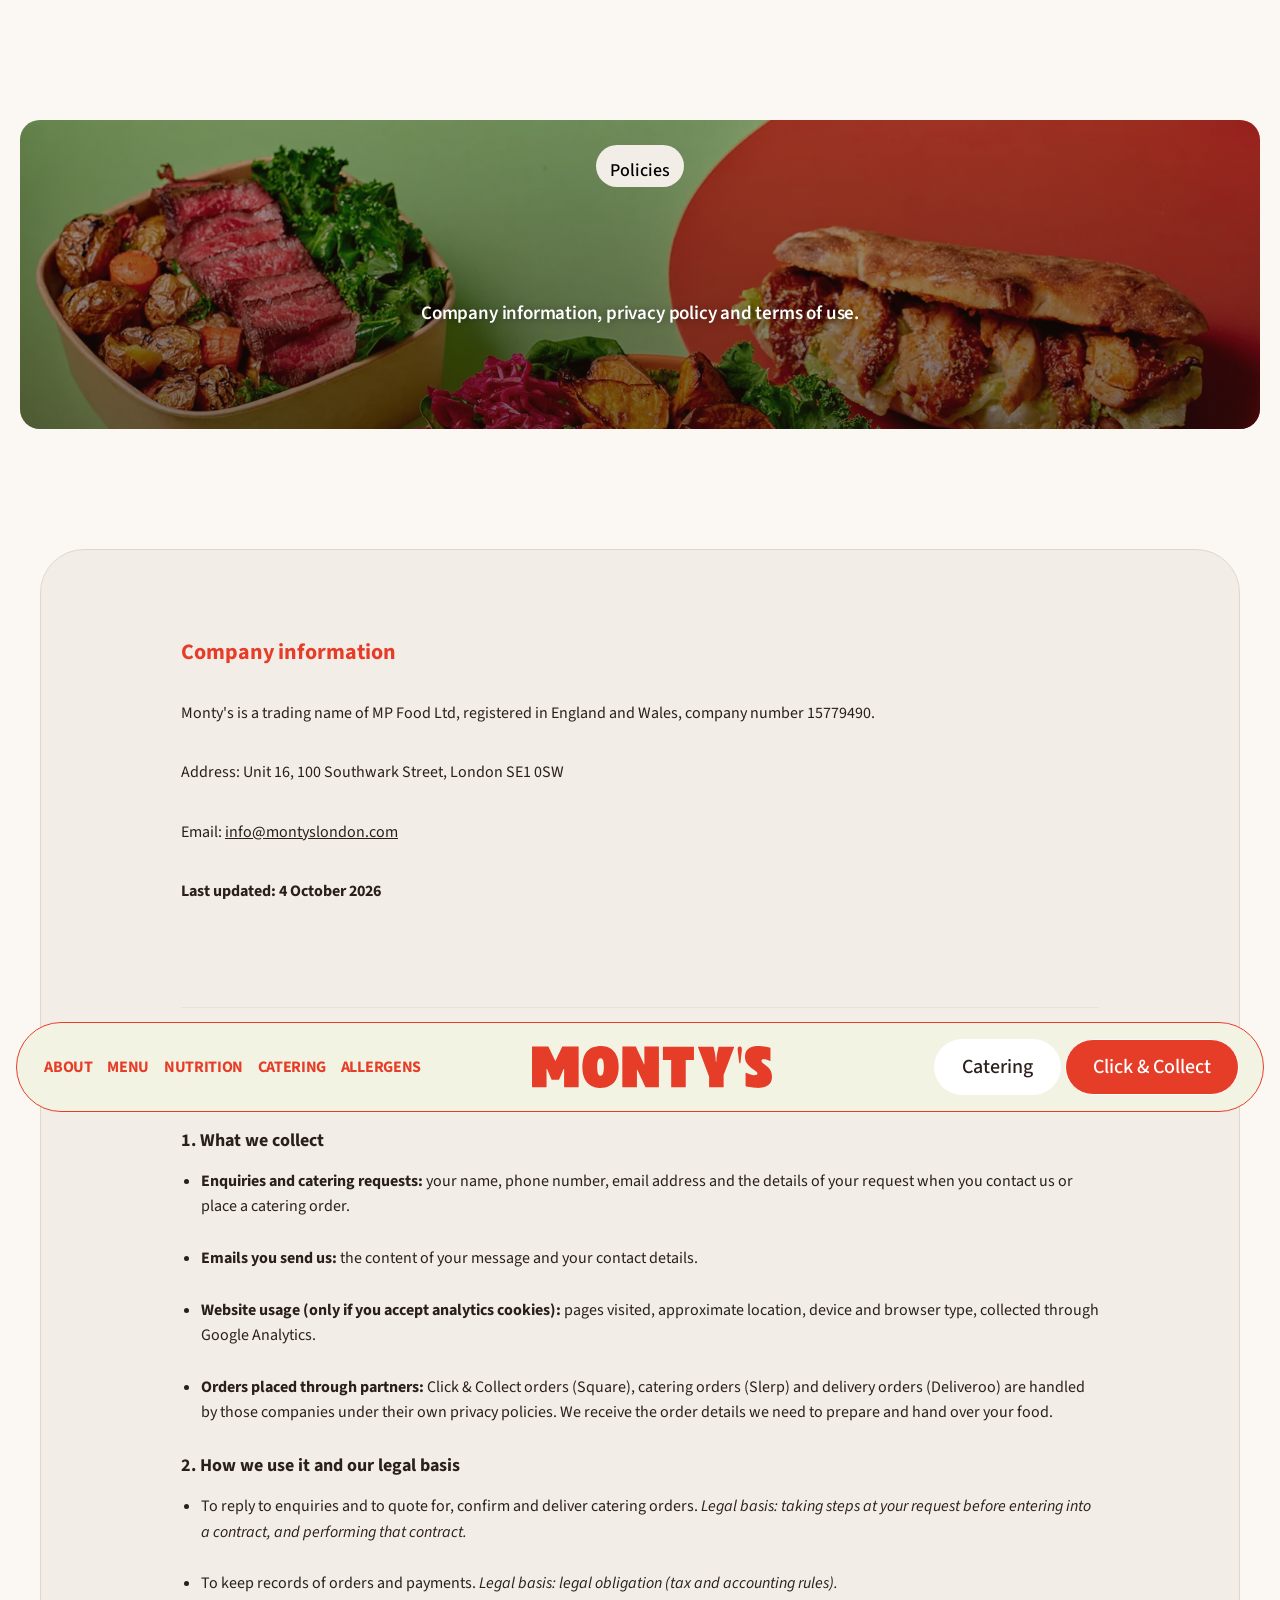
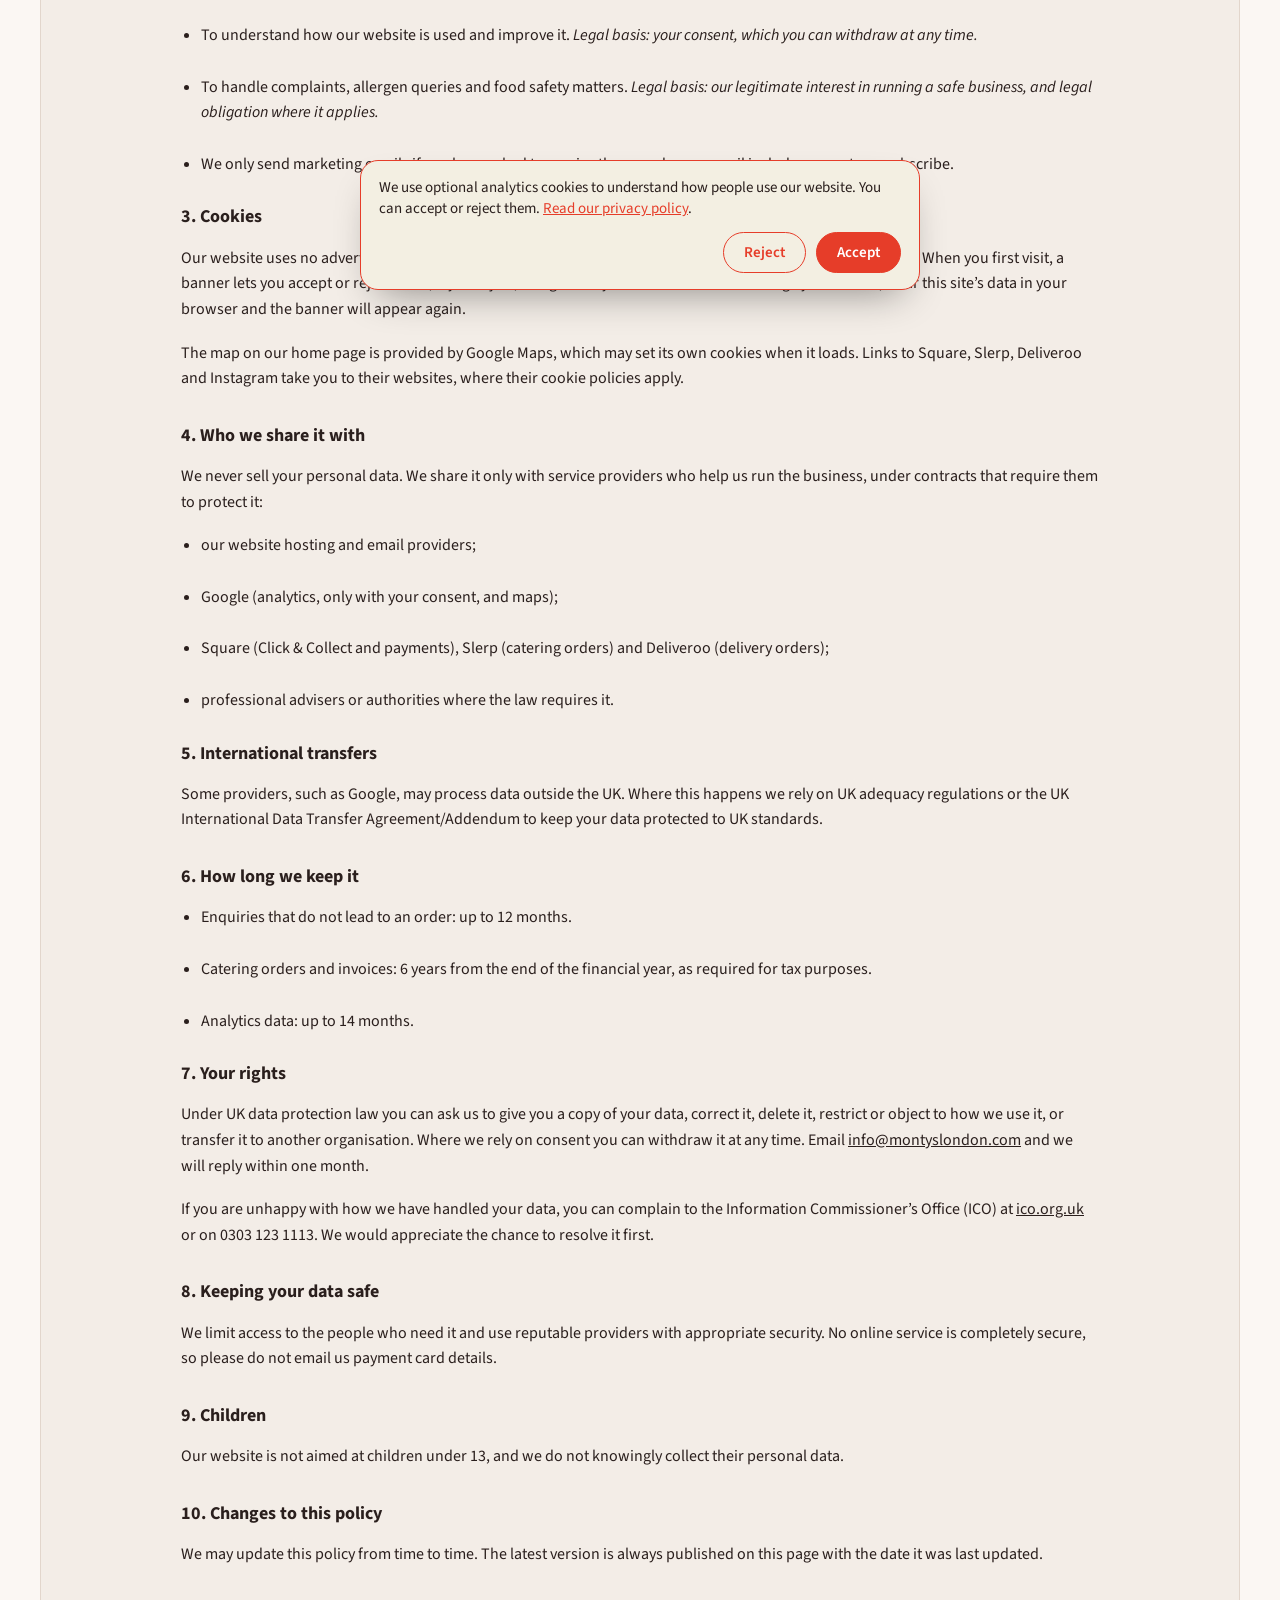
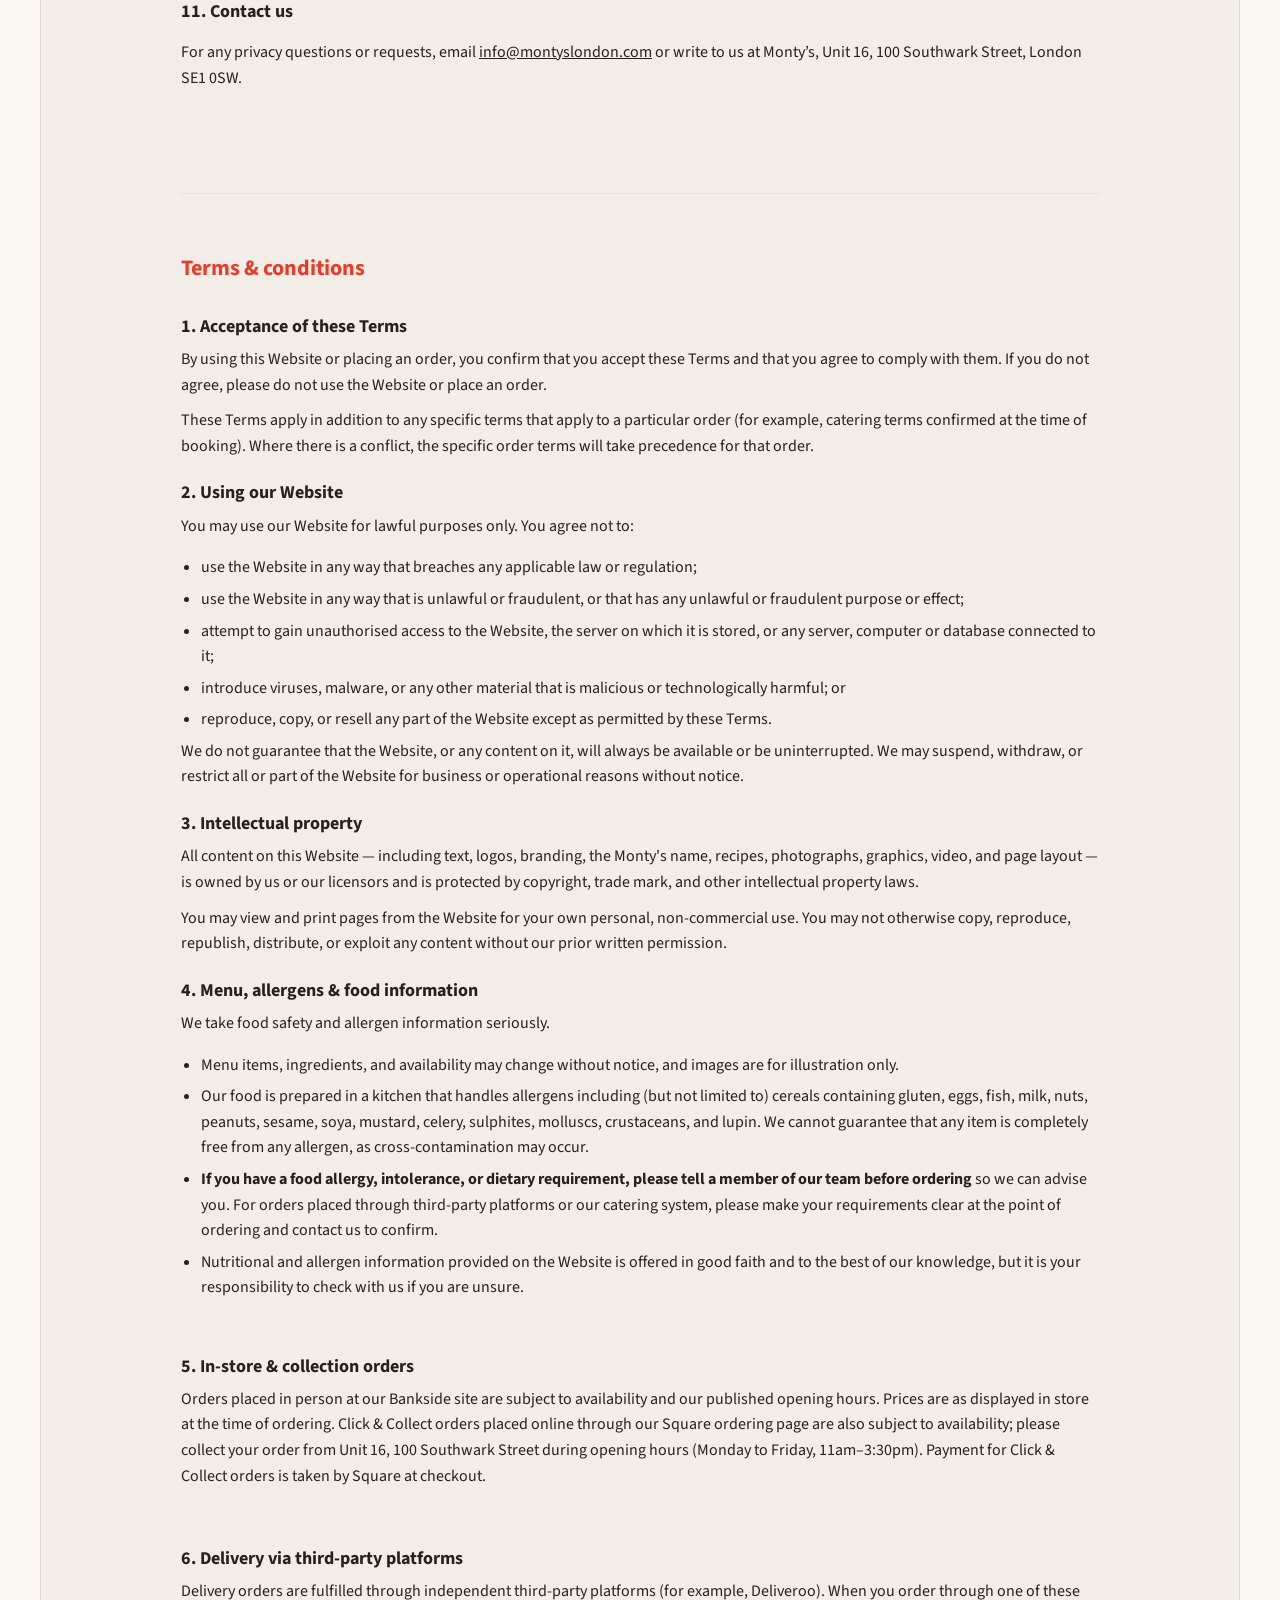
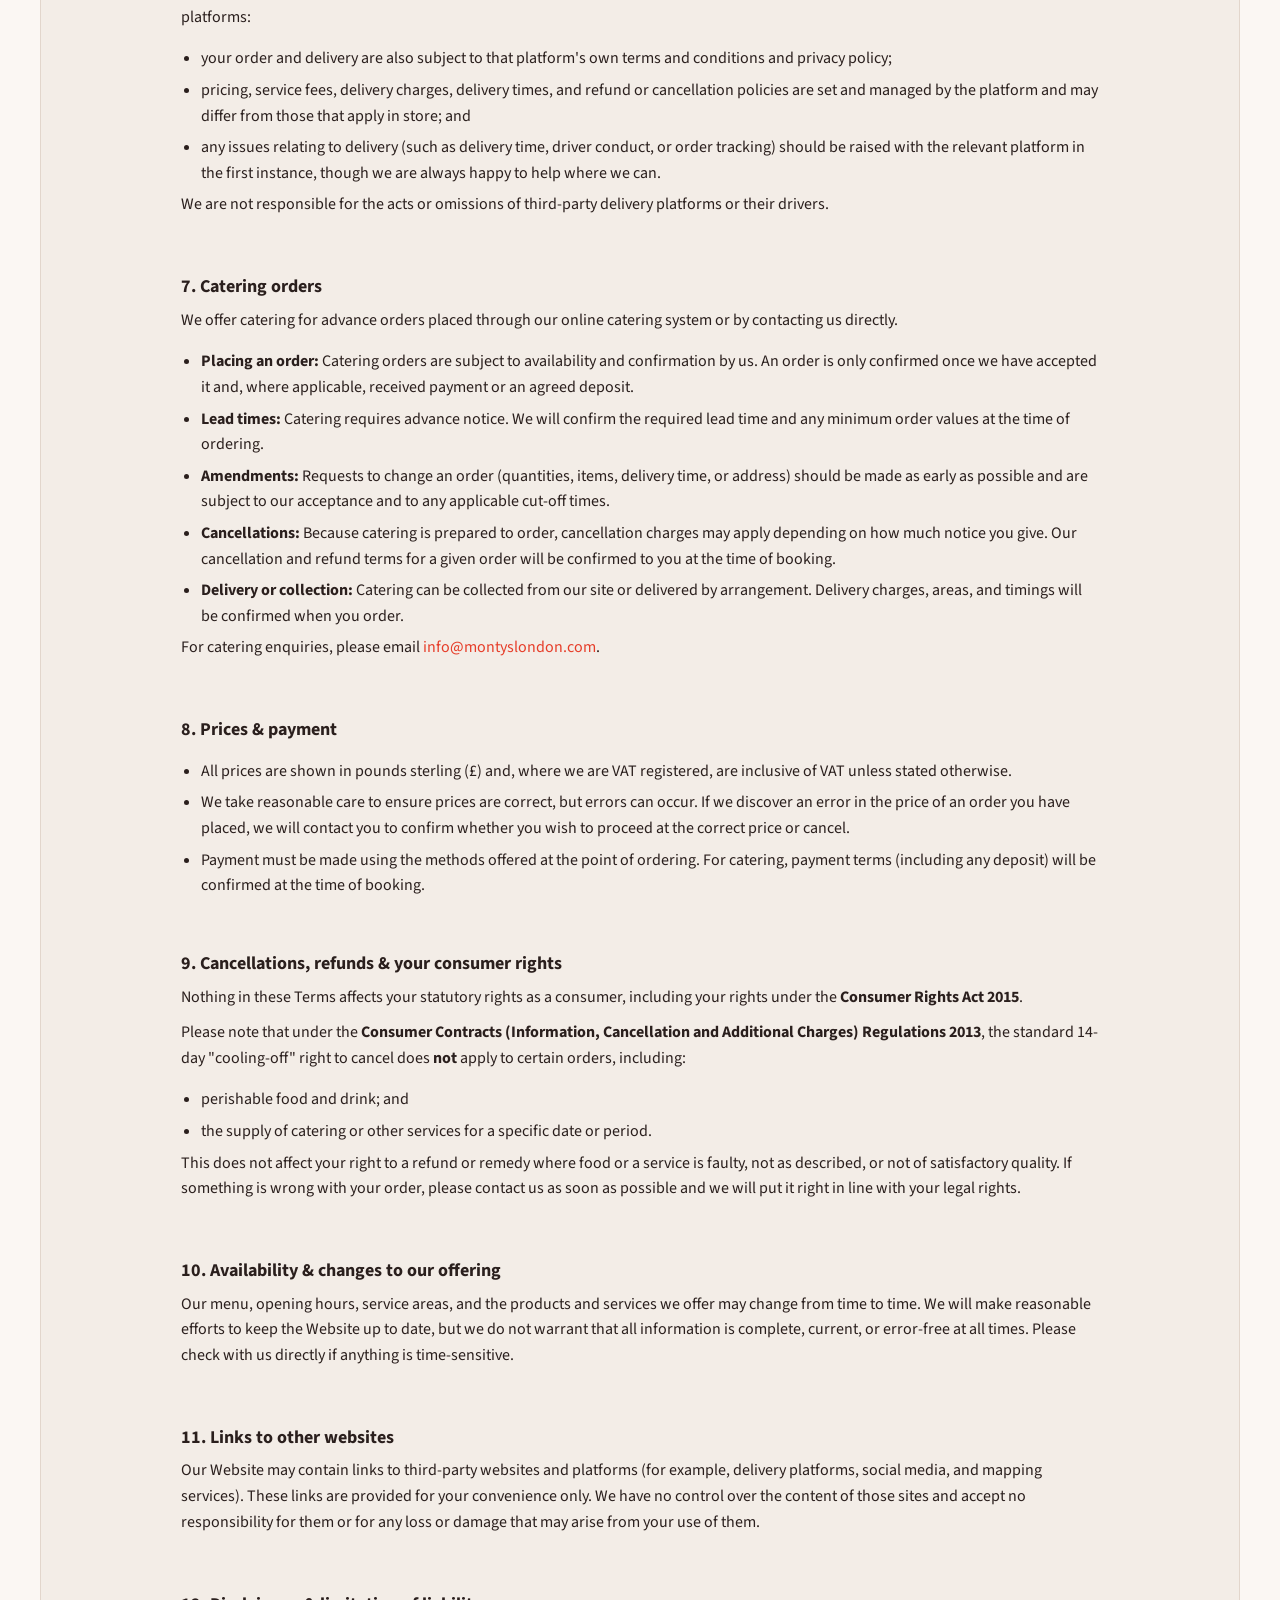
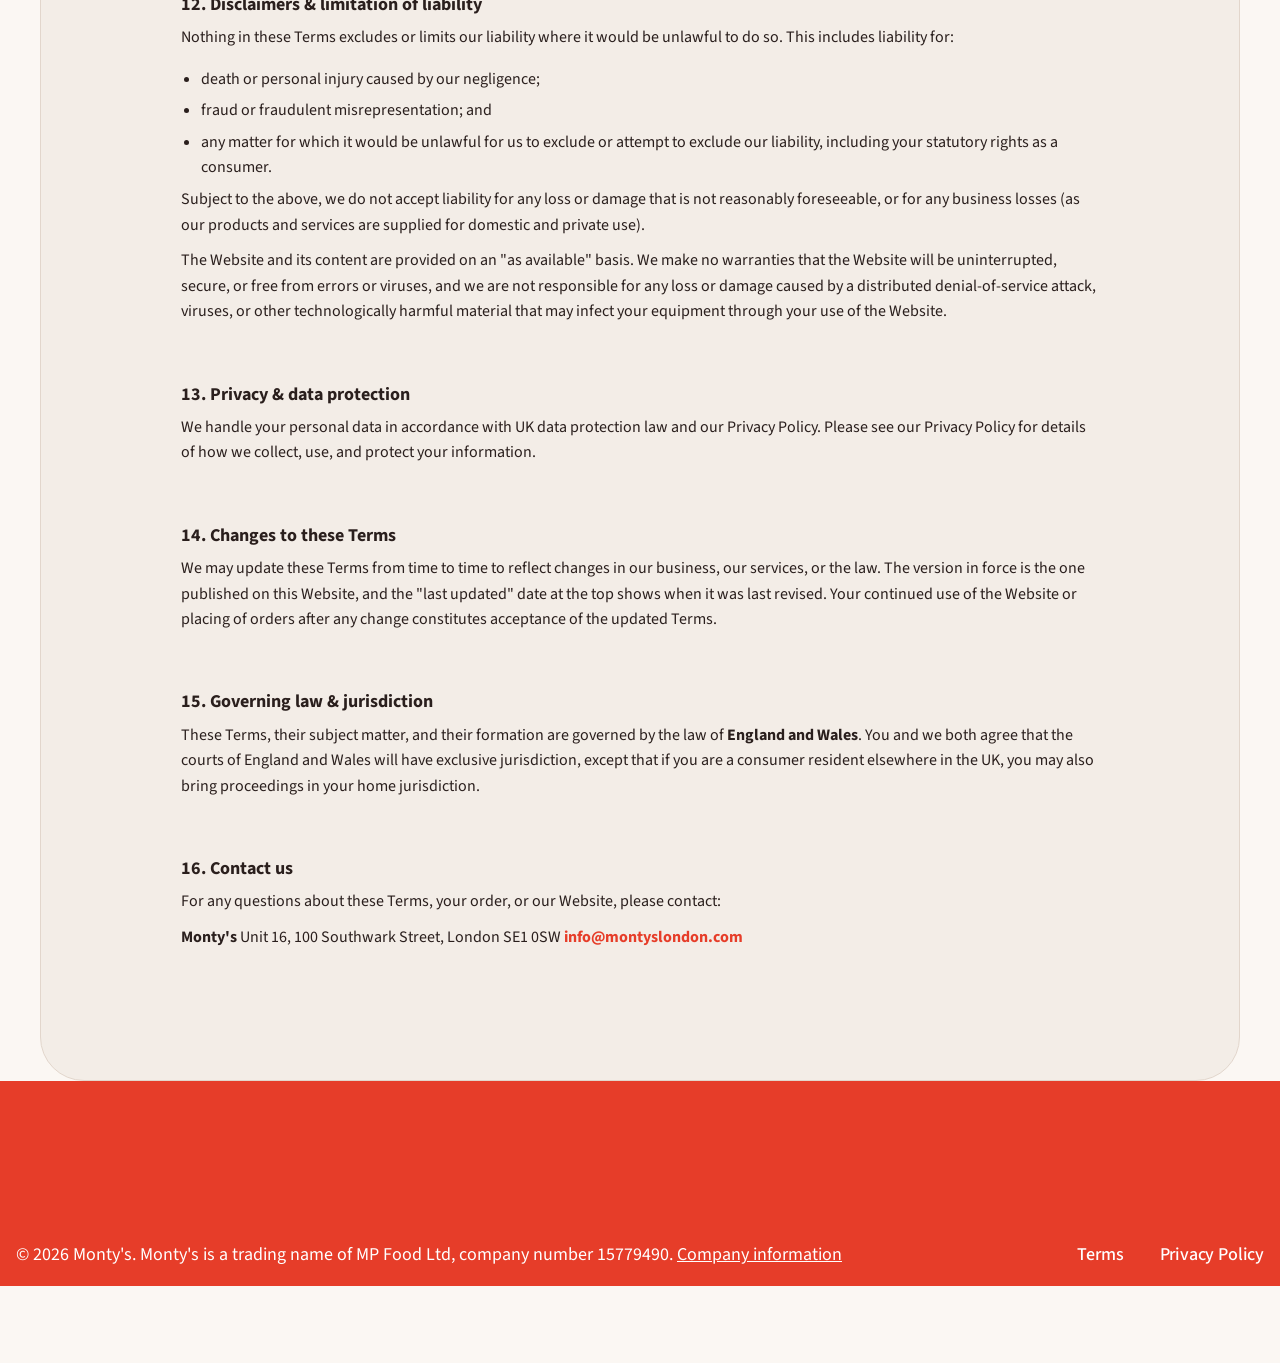
<file: utility-pages/privacy-policy/index.html>
<!doctype html><html lang="en-GB"><head><meta charset="utf-8"><title>Moved | Monty&#x27;s</title><meta name="robots" content="noindex"><link rel="canonical" href="https://www.montyslondon.com/utility-pages/legal/#privacy"><meta http-equiv="refresh" content="0; url=../legal/#privacy"></head><body><p>This page has moved. <a href="../legal/#privacy">Go to Monty&#x27;s legal information</a>.</p></body></html>
</file>
<file: css/montys-05b04e.shared.03fed3ed0.css>
html {
  -webkit-text-size-adjust: 100%;
  -ms-text-size-adjust: 100%;
  font-family: sans-serif;
}

body {
  margin: 0;
}

article, aside, details, figcaption, figure, footer, header, hgroup, main, menu, nav, section, summary {
  display: block;
}

audio, canvas, progress, video {
  vertical-align: baseline;
  display: inline-block;
}

audio:not([controls]) {
  height: 0;
  display: none;
}

[hidden], template {
  display: none;
}

a {
  background-color: #0000;
}

a:active, a:hover {
  outline: 0;
}

abbr[title] {
  border-bottom: 1px dotted;
}

b, strong {
  font-weight: bold;
}

dfn {
  font-style: italic;
}

h1 {
  margin: .67em 0;
  font-size: 2em;
}

mark {
  color: #000;
  background: #ff0;
}

small {
  font-size: 80%;
}

sub, sup {
  vertical-align: baseline;
  font-size: 75%;
  line-height: 0;
  position: relative;
}

sup {
  top: -.5em;
}

sub {
  bottom: -.25em;
}

img {
  border: 0;
}

svg:not(:root) {
  overflow: hidden;
}

hr {
  box-sizing: content-box;
  height: 0;
}

pre {
  overflow: auto;
}

code, kbd, pre, samp {
  font-family: monospace;
  font-size: 1em;
}

button, input, optgroup, select, textarea {
  color: inherit;
  font: inherit;
  margin: 0;
}

button {
  overflow: visible;
}

button, select {
  text-transform: none;
}

button, html input[type="button"], input[type="reset"] {
  -webkit-appearance: button;
  cursor: pointer;
}

button[disabled], html input[disabled] {
  cursor: default;
}

button::-moz-focus-inner, input::-moz-focus-inner {
  border: 0;
  padding: 0;
}

input {
  line-height: normal;
}

input[type="checkbox"], input[type="radio"] {
  box-sizing: border-box;
  padding: 0;
}

input[type="number"]::-webkit-inner-spin-button, input[type="number"]::-webkit-outer-spin-button {
  height: auto;
}

input[type="search"] {
  -webkit-appearance: none;
}

input[type="search"]::-webkit-search-cancel-button, input[type="search"]::-webkit-search-decoration {
  -webkit-appearance: none;
}

legend {
  border: 0;
  padding: 0;
}

textarea {
  overflow: auto;
}

optgroup {
  font-weight: bold;
}

table {
  border-collapse: collapse;
  border-spacing: 0;
}

td, th {
  padding: 0;
}

@font-face {
  font-family: webflow-icons;
  src: url("[data-uri]") format("truetype");
  font-weight: normal;
  font-style: normal;
}

[class^="w-icon-"], [class*=" w-icon-"] {
  speak: none;
  font-variant: normal;
  text-transform: none;
  -webkit-font-smoothing: antialiased;
  -moz-osx-font-smoothing: grayscale;
  font-style: normal;
  font-weight: normal;
  line-height: 1;
  font-family: webflow-icons !important;
}

.w-icon-slider-right:before {
  content: "";
}

.w-icon-slider-left:before {
  content: "";
}

.w-icon-nav-menu:before {
  content: "";
}

.w-icon-arrow-down:before, .w-icon-dropdown-toggle:before {
  content: "";
}

.w-icon-file-upload-remove:before {
  content: "";
}

.w-icon-file-upload-icon:before {
  content: "";
}

* {
  box-sizing: border-box;
}

html {
  height: 100%;
}

body {
  color: #333;
  background-color: #fff;
  min-height: 100%;
  margin: 0;
  font-family: Arial, sans-serif;
  font-size: 14px;
  line-height: 20px;
}

img {
  vertical-align: middle;
  max-width: 100%;
  display: inline-block;
}

html.w-mod-touch * {
  background-attachment: scroll !important;
}

.w-block {
  display: block;
}

.w-inline-block {
  max-width: 100%;
  display: inline-block;
}

.w-clearfix:before, .w-clearfix:after {
  content: " ";
  grid-area: 1 / 1 / 2 / 2;
  display: table;
}

.w-clearfix:after {
  clear: both;
}

.w-hidden {
  display: none;
}

.w-button {
  color: #fff;
  line-height: inherit;
  cursor: pointer;
  background-color: #3898ec;
  border: 0;
  border-radius: 0;
  padding: 9px 15px;
  text-decoration: none;
  display: inline-block;
}

input.w-button {
  -webkit-appearance: button;
}

:where(button.w-popover-trigger) {
  color: inherit;
  cursor: pointer;
  font: inherit;
  line-height: inherit;
  text-align: inherit;
  -webkit-text-decoration: inherit;
  text-decoration: inherit;
  background-color: #0000;
  border: 0;
  margin: 0;
  padding: 0;
}

.w-popover {
  position-anchor: none;
}

.w-popover[popover]:not(:popover-open) {
  display: none;
}

html[data-w-dynpage] [data-w-cloak] {
  color: #0000 !important;
}

.w-code-block {
  margin: unset;
}

pre.w-code-block code {
  all: inherit;
}

pre.w-code-block code > span {
  display: block !important;
}

.w-optimization {
  display: contents;
}

.w-webflow-badge, .w-webflow-badge > img {
  box-sizing: unset;
  width: unset;
  height: unset;
  max-height: unset;
  max-width: unset;
  min-height: unset;
  min-width: unset;
  margin: unset;
  padding: unset;
  float: unset;
  clear: unset;
  border: unset;
  border-radius: unset;
  background: unset;
  background-image: unset;
  background-position: unset;
  background-size: unset;
  background-repeat: unset;
  background-origin: unset;
  background-clip: unset;
  background-attachment: unset;
  background-color: unset;
  box-shadow: unset;
  transform: unset;
  direction: unset;
  font-family: unset;
  font-weight: unset;
  color: unset;
  font-size: unset;
  line-height: unset;
  font-style: unset;
  font-variant: unset;
  text-align: unset;
  letter-spacing: unset;
  -webkit-text-decoration: unset;
  text-decoration: unset;
  text-indent: unset;
  text-transform: unset;
  list-style-type: unset;
  text-shadow: unset;
  vertical-align: unset;
  cursor: unset;
  white-space: unset;
  word-break: unset;
  word-spacing: unset;
  word-wrap: unset;
  transition: unset;
}

.w-webflow-badge {
  white-space: nowrap;
  cursor: pointer;
  box-shadow: 0 0 0 1px #0000001a, 0 1px 3px #0000001a;
  visibility: visible !important;
  opacity: 1 !important;
  z-index: 2147483647 !important;
  color: #aaadb0 !important;
  width: auto !important;
  height: auto !important;
  overflow: unset !important;
  background-color: #fff !important;
  border-radius: 3px !important;
  margin: 0 !important;
  padding: 6px !important;
  font-size: 12px !important;
  line-height: 14px !important;
  text-decoration: none !important;
  display: inline-block !important;
  position: fixed !important;
  inset: auto 12px 12px auto !important;
  transform: none !important;
}

.w-webflow-badge > img {
  position: unset;
  visibility: unset !important;
  opacity: 1 !important;
  vertical-align: middle !important;
  display: inline-block !important;
}

h1, h2, h3, h4, h5, h6 {
  margin-bottom: 10px;
  font-weight: bold;
}

h1 {
  margin-top: 20px;
  font-size: 38px;
  line-height: 44px;
}

h2 {
  margin-top: 20px;
  font-size: 32px;
  line-height: 36px;
}

h3 {
  margin-top: 20px;
  font-size: 24px;
  line-height: 30px;
}

h4 {
  margin-top: 10px;
  font-size: 18px;
  line-height: 24px;
}

h5 {
  margin-top: 10px;
  font-size: 14px;
  line-height: 20px;
}

h6 {
  margin-top: 10px;
  font-size: 12px;
  line-height: 18px;
}

p {
  margin-top: 0;
  margin-bottom: 10px;
}

blockquote {
  border-left: 5px solid #e2e2e2;
  margin: 0 0 10px;
  padding: 10px 20px;
  font-size: 18px;
  line-height: 22px;
}

figure {
  margin: 0 0 10px;
}

figcaption {
  text-align: center;
  margin-top: 5px;
}

ul, ol {
  margin-top: 0;
  margin-bottom: 10px;
  padding-left: 40px;
}

.w-list-unstyled {
  padding-left: 0;
  list-style: none;
}

.w-embed:before, .w-embed:after {
  content: " ";
  grid-area: 1 / 1 / 2 / 2;
  display: table;
}

.w-embed:after {
  clear: both;
}

.w-video {
  width: 100%;
  padding: 0;
  position: relative;
}

.w-video iframe, .w-video object, .w-video embed {
  border: none;
  width: 100%;
  height: 100%;
  position: absolute;
  top: 0;
  left: 0;
}

fieldset {
  border: 0;
  margin: 0;
  padding: 0;
}

button, [type="button"], [type="reset"] {
  cursor: pointer;
  -webkit-appearance: button;
  border: 0;
}

.w-form {
  margin: 0 0 15px;
}

.w-form-done {
  text-align: center;
  background-color: #ddd;
  padding: 20px;
  display: none;
}

.w-form-fail {
  background-color: #ffdede;
  margin-top: 10px;
  padding: 10px;
  display: none;
}

label {
  margin-bottom: 5px;
  font-weight: bold;
  display: block;
}

.w-input, .w-select {
  color: #333;
  vertical-align: middle;
  background-color: #fff;
  border: 1px solid #ccc;
  width: 100%;
  height: 38px;
  margin-bottom: 10px;
  padding: 8px 12px;
  font-size: 14px;
  line-height: 1.42857;
  display: block;
}

.w-input::placeholder, .w-select::placeholder {
  color: #999;
}

.w-input:focus, .w-select:focus {
  border-color: #3898ec;
  outline: 0;
}

.w-input[disabled], .w-select[disabled], .w-input[readonly], .w-select[readonly], fieldset[disabled] .w-input, fieldset[disabled] .w-select {
  cursor: not-allowed;
}

.w-input[disabled]:not(.w-input-disabled), .w-select[disabled]:not(.w-input-disabled), .w-input[readonly], .w-select[readonly], fieldset[disabled]:not(.w-input-disabled) .w-input, fieldset[disabled]:not(.w-input-disabled) .w-select {
  background-color: #eee;
}

textarea.w-input, textarea.w-select {
  height: auto;
}

.w-select {
  background-color: #f3f3f3;
}

.w-select[multiple] {
  height: auto;
}

.w-form-label {
  cursor: pointer;
  margin-bottom: 0;
  font-weight: normal;
  display: inline-block;
}

.w-radio {
  margin-bottom: 5px;
  padding-left: 20px;
  display: block;
}

.w-radio:before, .w-radio:after {
  content: " ";
  grid-area: 1 / 1 / 2 / 2;
  display: table;
}

.w-radio:after {
  clear: both;
}

.w-radio-input {
  float: left;
  margin: 3px 0 0 -20px;
  line-height: normal;
}

.w-file-upload {
  margin-bottom: 10px;
  display: block;
}

.w-file-upload-input {
  opacity: 0;
  z-index: -100;
  width: .1px;
  height: .1px;
  position: absolute;
  overflow: hidden;
}

.w-file-upload-default, .w-file-upload-uploading, .w-file-upload-success {
  color: #333;
  display: inline-block;
}

.w-file-upload-error {
  margin-top: 10px;
  display: block;
}

.w-file-upload-default.w-hidden, .w-file-upload-uploading.w-hidden, .w-file-upload-error.w-hidden, .w-file-upload-success.w-hidden {
  display: none;
}

.w-file-upload-uploading-btn {
  cursor: pointer;
  background-color: #fafafa;
  border: 1px solid #ccc;
  margin: 0;
  padding: 8px 12px;
  font-size: 14px;
  font-weight: normal;
  display: flex;
}

.w-file-upload-file {
  background-color: #fafafa;
  border: 1px solid #ccc;
  flex-grow: 1;
  justify-content: space-between;
  margin: 0;
  padding: 8px 9px 8px 11px;
  display: flex;
}

.w-file-upload-file-name {
  font-size: 14px;
  font-weight: normal;
  display: block;
}

.w-file-remove-link {
  cursor: pointer;
  width: auto;
  height: auto;
  margin-top: 3px;
  margin-left: 10px;
  padding: 3px;
  display: block;
}

.w-icon-file-upload-remove {
  margin: auto;
  font-size: 10px;
}

.w-file-upload-error-msg {
  color: #ea384c;
  padding: 2px 0;
  display: inline-block;
}

.w-file-upload-info {
  padding: 0 12px;
  line-height: 38px;
  display: inline-block;
}

.w-file-upload-label {
  cursor: pointer;
  background-color: #fafafa;
  border: 1px solid #ccc;
  margin: 0;
  padding: 8px 12px;
  font-size: 14px;
  font-weight: normal;
  display: inline-block;
}

.w-icon-file-upload-icon, .w-icon-file-upload-uploading {
  width: 20px;
  margin-right: 8px;
  display: inline-block;
}

.w-icon-file-upload-uploading {
  height: 20px;
}

.w-container {
  max-width: 940px;
  margin-left: auto;
  margin-right: auto;
}

.w-container:before, .w-container:after {
  content: " ";
  grid-area: 1 / 1 / 2 / 2;
  display: table;
}

.w-container:after {
  clear: both;
}

.w-container .w-row {
  margin-left: -10px;
  margin-right: -10px;
}

.w-row:before, .w-row:after {
  content: " ";
  grid-area: 1 / 1 / 2 / 2;
  display: table;
}

.w-row:after {
  clear: both;
}

.w-row .w-row {
  margin-left: 0;
  margin-right: 0;
}

.w-col {
  float: left;
  width: 100%;
  min-height: 1px;
  padding-left: 10px;
  padding-right: 10px;
  position: relative;
}

.w-col .w-col {
  padding-left: 0;
  padding-right: 0;
}

.w-col-1 {
  width: 8.33333%;
}

.w-col-2 {
  width: 16.6667%;
}

.w-col-3 {
  width: 25%;
}

.w-col-4 {
  width: 33.3333%;
}

.w-col-5 {
  width: 41.6667%;
}

.w-col-6 {
  width: 50%;
}

.w-col-7 {
  width: 58.3333%;
}

.w-col-8 {
  width: 66.6667%;
}

.w-col-9 {
  width: 75%;
}

.w-col-10 {
  width: 83.3333%;
}

.w-col-11 {
  width: 91.6667%;
}

.w-col-12 {
  width: 100%;
}

.w-hidden-main {
  display: none !important;
}

@media screen and (max-width: 991px) {
  .w-container {
    max-width: 728px;
  }

  .w-hidden-main {
    display: inherit !important;
  }

  .w-hidden-medium {
    display: none !important;
  }

  .w-col-medium-1 {
    width: 8.33333%;
  }

  .w-col-medium-2 {
    width: 16.6667%;
  }

  .w-col-medium-3 {
    width: 25%;
  }

  .w-col-medium-4 {
    width: 33.3333%;
  }

  .w-col-medium-5 {
    width: 41.6667%;
  }

  .w-col-medium-6 {
    width: 50%;
  }

  .w-col-medium-7 {
    width: 58.3333%;
  }

  .w-col-medium-8 {
    width: 66.6667%;
  }

  .w-col-medium-9 {
    width: 75%;
  }

  .w-col-medium-10 {
    width: 83.3333%;
  }

  .w-col-medium-11 {
    width: 91.6667%;
  }

  .w-col-medium-12 {
    width: 100%;
  }

  .w-col-stack {
    width: 100%;
    left: auto;
    right: auto;
  }
}

@media screen and (max-width: 767px) {
  .w-hidden-main, .w-hidden-medium {
    display: inherit !important;
  }

  .w-hidden-small {
    display: none !important;
  }

  .w-row, .w-container .w-row {
    margin-left: 0;
    margin-right: 0;
  }

  .w-col {
    width: 100%;
    left: auto;
    right: auto;
  }

  .w-col-small-1 {
    width: 8.33333%;
  }

  .w-col-small-2 {
    width: 16.6667%;
  }

  .w-col-small-3 {
    width: 25%;
  }

  .w-col-small-4 {
    width: 33.3333%;
  }

  .w-col-small-5 {
    width: 41.6667%;
  }

  .w-col-small-6 {
    width: 50%;
  }

  .w-col-small-7 {
    width: 58.3333%;
  }

  .w-col-small-8 {
    width: 66.6667%;
  }

  .w-col-small-9 {
    width: 75%;
  }

  .w-col-small-10 {
    width: 83.3333%;
  }

  .w-col-small-11 {
    width: 91.6667%;
  }

  .w-col-small-12 {
    width: 100%;
  }
}

@media screen and (max-width: 479px) {
  .w-container {
    max-width: none;
  }

  .w-hidden-main, .w-hidden-medium, .w-hidden-small {
    display: inherit !important;
  }

  .w-hidden-tiny {
    display: none !important;
  }

  .w-col {
    width: 100%;
  }

  .w-col-tiny-1 {
    width: 8.33333%;
  }

  .w-col-tiny-2 {
    width: 16.6667%;
  }

  .w-col-tiny-3 {
    width: 25%;
  }

  .w-col-tiny-4 {
    width: 33.3333%;
  }

  .w-col-tiny-5 {
    width: 41.6667%;
  }

  .w-col-tiny-6 {
    width: 50%;
  }

  .w-col-tiny-7 {
    width: 58.3333%;
  }

  .w-col-tiny-8 {
    width: 66.6667%;
  }

  .w-col-tiny-9 {
    width: 75%;
  }

  .w-col-tiny-10 {
    width: 83.3333%;
  }

  .w-col-tiny-11 {
    width: 91.6667%;
  }

  .w-col-tiny-12 {
    width: 100%;
  }
}

.w-widget {
  position: relative;
}

.w-widget-map {
  width: 100%;
  height: 400px;
}

.w-widget-map label {
  width: auto;
  display: inline;
}

.w-widget-map img {
  max-width: inherit;
}

.w-widget-map .gm-style-iw {
  text-align: center;
}

.w-widget-map .gm-style-iw > button {
  display: none !important;
}

.w-widget-twitter {
  overflow: hidden;
}

.w-widget-twitter-count-shim {
  vertical-align: top;
  text-align: center;
  background: #fff;
  border: 1px solid #758696;
  border-radius: 3px;
  width: 28px;
  height: 20px;
  display: inline-block;
  position: relative;
}

.w-widget-twitter-count-shim * {
  pointer-events: none;
  -webkit-user-select: none;
  user-select: none;
}

.w-widget-twitter-count-shim .w-widget-twitter-count-inner {
  text-align: center;
  color: #999;
  font-family: serif;
  font-size: 15px;
  line-height: 12px;
  position: relative;
}

.w-widget-twitter-count-shim .w-widget-twitter-count-clear {
  display: block;
  position: relative;
}

.w-widget-twitter-count-shim.w--large {
  width: 36px;
  height: 28px;
}

.w-widget-twitter-count-shim.w--large .w-widget-twitter-count-inner {
  font-size: 18px;
  line-height: 18px;
}

.w-widget-twitter-count-shim:not(.w--vertical) {
  margin-left: 5px;
  margin-right: 8px;
}

.w-widget-twitter-count-shim:not(.w--vertical).w--large {
  margin-left: 6px;
}

.w-widget-twitter-count-shim:not(.w--vertical):before, .w-widget-twitter-count-shim:not(.w--vertical):after {
  content: " ";
  pointer-events: none;
  border: solid #0000;
  width: 0;
  height: 0;
  position: absolute;
  top: 50%;
  left: 0;
}

.w-widget-twitter-count-shim:not(.w--vertical):before {
  border-width: 4px;
  border-color: #75869600 #5d6c7b #75869600 #75869600;
  margin-top: -4px;
  margin-left: -9px;
}

.w-widget-twitter-count-shim:not(.w--vertical).w--large:before {
  border-width: 5px;
  margin-top: -5px;
  margin-left: -10px;
}

.w-widget-twitter-count-shim:not(.w--vertical):after {
  border-width: 4px;
  border-color: #fff0 #fff #fff0 #fff0;
  margin-top: -4px;
  margin-left: -8px;
}

.w-widget-twitter-count-shim:not(.w--vertical).w--large:after {
  border-width: 5px;
  margin-top: -5px;
  margin-left: -9px;
}

.w-widget-twitter-count-shim.w--vertical {
  width: 61px;
  height: 33px;
  margin-bottom: 8px;
}

.w-widget-twitter-count-shim.w--vertical:before, .w-widget-twitter-count-shim.w--vertical:after {
  content: " ";
  pointer-events: none;
  border: solid #0000;
  width: 0;
  height: 0;
  position: absolute;
  top: 100%;
  left: 50%;
}

.w-widget-twitter-count-shim.w--vertical:before {
  border-width: 5px;
  border-color: #5d6c7b #75869600 #75869600;
  margin-left: -5px;
}

.w-widget-twitter-count-shim.w--vertical:after {
  border-width: 4px;
  border-color: #fff #fff0 #fff0;
  margin-left: -4px;
}

.w-widget-twitter-count-shim.w--vertical .w-widget-twitter-count-inner {
  font-size: 18px;
  line-height: 22px;
}

.w-widget-twitter-count-shim.w--vertical.w--large {
  width: 76px;
}

.w-background-video {
  color: #fff;
  height: 500px;
  position: relative;
  overflow: hidden;
}

.w-background-video > video {
  object-fit: cover;
  z-index: -100;
  background-position: 50%;
  background-size: cover;
  width: 100%;
  height: 100%;
  margin: auto;
  position: absolute;
  inset: -100%;
}

.w-background-video > video::-webkit-media-controls-start-playback-button {
  -webkit-appearance: none;
  display: none !important;
}

.w-background-video--control {
  background-color: #0000;
  padding: 0;
  position: absolute;
  bottom: 1em;
  right: 1em;
}

.w-background-video--control > [hidden] {
  display: none !important;
}

.w-slider {
  text-align: center;
  clear: both;
  -webkit-tap-highlight-color: #0000;
  tap-highlight-color: #0000;
  background: #ddd;
  height: 300px;
  position: relative;
}

.w-slider-mask {
  z-index: 1;
  white-space: nowrap;
  height: 100%;
  display: block;
  position: relative;
  left: 0;
  right: 0;
  overflow: hidden;
}

.w-slide {
  vertical-align: top;
  white-space: normal;
  text-align: left;
  width: 100%;
  height: 100%;
  display: inline-block;
  position: relative;
}

.w-slider-nav {
  z-index: 2;
  text-align: center;
  -webkit-tap-highlight-color: #0000;
  tap-highlight-color: #0000;
  height: 40px;
  margin: auto;
  padding-top: 10px;
  position: absolute;
  inset: auto 0 0;
}

.w-slider-nav.w-round > div {
  border-radius: 100%;
}

.w-slider-nav.w-num > div {
  width: auto;
  height: auto;
  font-size: inherit;
  line-height: inherit;
  padding: .2em .5em;
}

.w-slider-nav.w-shadow > div {
  box-shadow: 0 0 3px #3336;
}

.w-slider-nav-invert {
  color: #fff;
}

.w-slider-nav-invert > div {
  background-color: #2226;
}

.w-slider-nav-invert > div.w-active {
  background-color: #222;
}

.w-slider-dot {
  cursor: pointer;
  background-color: #fff6;
  width: 1em;
  height: 1em;
  margin: 0 3px .5em;
  transition: background-color .1s, color .1s;
  display: inline-block;
  position: relative;
}

.w-slider-dot.w-active {
  background-color: #fff;
}

.w-slider-dot:focus {
  outline: none;
  box-shadow: 0 0 0 2px #fff;
}

.w-slider-dot:focus.w-active {
  box-shadow: none;
}

.w-slider-arrow-left, .w-slider-arrow-right {
  cursor: pointer;
  color: #fff;
  -webkit-tap-highlight-color: #0000;
  tap-highlight-color: #0000;
  -webkit-user-select: none;
  user-select: none;
  width: 80px;
  margin: auto;
  font-size: 40px;
  position: absolute;
  inset: 0;
  overflow: hidden;
}

.w-slider-arrow-left [class^="w-icon-"], .w-slider-arrow-right [class^="w-icon-"], .w-slider-arrow-left [class*=" w-icon-"], .w-slider-arrow-right [class*=" w-icon-"] {
  position: absolute;
}

.w-slider-arrow-left:focus, .w-slider-arrow-right:focus {
  outline: 0;
}

.w-slider-arrow-left {
  z-index: 3;
  right: auto;
}

.w-slider-arrow-right {
  z-index: 4;
  left: auto;
}

.w-icon-slider-left, .w-icon-slider-right {
  width: 1em;
  height: 1em;
  margin: auto;
  inset: 0;
}

.w-slider-aria-label {
  clip: rect(0 0 0 0);
  border: 0;
  width: 1px;
  height: 1px;
  margin: -1px;
  padding: 0;
  position: absolute;
  overflow: hidden;
}

.w-slider-force-show {
  display: block !important;
}

.w-dropdown {
  text-align: left;
  z-index: 900;
  margin-left: auto;
  margin-right: auto;
  display: inline-block;
  position: relative;
}

.w-dropdown-btn, .w-dropdown-toggle, .w-dropdown-link {
  vertical-align: top;
  color: #222;
  text-align: left;
  white-space: nowrap;
  margin-left: auto;
  margin-right: auto;
  padding: 20px;
  text-decoration: none;
  position: relative;
}

.w-dropdown-toggle {
  -webkit-user-select: none;
  user-select: none;
  cursor: pointer;
  padding-right: 40px;
  display: inline-block;
}

.w-dropdown-toggle:focus {
  outline: 0;
}

.w-icon-dropdown-toggle {
  width: 1em;
  height: 1em;
  margin: auto 20px auto auto;
  position: absolute;
  top: 0;
  bottom: 0;
  right: 0;
}

.w-dropdown-list {
  background: #ddd;
  min-width: 100%;
  display: none;
  position: absolute;
}

.w-dropdown-list.w--open {
  display: block;
}

.w-dropdown-link {
  color: #222;
  padding: 10px 20px;
  display: block;
}

.w-dropdown-link.w--current {
  color: #0082f3;
}

.w-dropdown-link:focus {
  outline: 0;
}

.w-lightbox-backdrop {
  cursor: auto;
  letter-spacing: normal;
  text-indent: 0;
  text-shadow: none;
  text-transform: none;
  visibility: visible;
  white-space: normal;
  word-break: normal;
  word-spacing: normal;
  word-wrap: normal;
  color: #fff;
  text-align: center;
  z-index: 2000;
  opacity: 0;
  -webkit-user-select: none;
  -moz-user-select: none;
  -webkit-tap-highlight-color: transparent;
  background: #000000e6;
  outline: 0;
  font-family: Helvetica Neue, Helvetica, Ubuntu, Segoe UI, Verdana, sans-serif;
  font-size: 17px;
  font-style: normal;
  font-weight: 300;
  line-height: 1.2;
  list-style: disc;
  position: fixed;
  inset: 0;
  -webkit-transform: translate(0);
}

.w-lightbox-backdrop, .w-lightbox-container {
  -webkit-overflow-scrolling: touch;
  height: 100%;
  overflow: auto;
}

.w-lightbox-content {
  height: 100vh;
  position: relative;
  overflow: hidden;
}

.w-lightbox-view {
  opacity: 0;
  width: 100vw;
  height: 100vh;
  position: absolute;
}

.w-lightbox-view:before {
  content: "";
  height: 100vh;
}

.w-lightbox-group, .w-lightbox-group .w-lightbox-view, .w-lightbox-group .w-lightbox-view:before {
  height: 86vh;
}

.w-lightbox-frame, .w-lightbox-view:before {
  vertical-align: middle;
  display: inline-block;
}

.w-lightbox-figure {
  margin: 0;
  position: relative;
}

.w-lightbox-group .w-lightbox-figure {
  cursor: pointer;
}

.w-lightbox-img {
  width: auto;
  max-width: none;
  height: auto;
}

.w-lightbox-image {
  float: none;
  max-width: 100vw;
  max-height: 100vh;
  display: block;
}

.w-lightbox-group .w-lightbox-image {
  max-height: 86vh;
}

.w-lightbox-caption {
  text-align: left;
  text-overflow: ellipsis;
  white-space: nowrap;
  background: #0006;
  padding: .5em 1em;
  position: absolute;
  bottom: 0;
  left: 0;
  right: 0;
  overflow: hidden;
}

.w-lightbox-embed {
  width: 100%;
  height: 100%;
  position: absolute;
  inset: 0;
}

.w-lightbox-control {
  cursor: pointer;
  background-position: center;
  background-repeat: no-repeat;
  background-size: 24px;
  width: 4em;
  transition: all .3s;
  position: absolute;
  top: 0;
}

.w-lightbox-left {
  background-image: url("[data-uri]");
  display: none;
  bottom: 0;
  left: 0;
}

.w-lightbox-right {
  background-image: url("[data-uri]");
  display: none;
  bottom: 0;
  right: 0;
}

.w-lightbox-close {
  background-image: url("[data-uri]");
  background-size: 18px;
  height: 2.6em;
  right: 0;
}

.w-lightbox-strip {
  white-space: nowrap;
  padding: 0 1vh;
  line-height: 0;
  position: absolute;
  bottom: 0;
  left: 0;
  right: 0;
  overflow: auto hidden;
}

.w-lightbox-item {
  box-sizing: content-box;
  cursor: pointer;
  width: 10vh;
  padding: 2vh 1vh;
  display: inline-block;
  -webkit-transform: translate3d(0, 0, 0);
}

.w-lightbox-active {
  opacity: .3;
}

.w-lightbox-thumbnail {
  background: #222;
  height: 10vh;
  position: relative;
  overflow: hidden;
}

.w-lightbox-thumbnail-image {
  position: absolute;
  top: 0;
  left: 0;
}

.w-lightbox-thumbnail .w-lightbox-tall {
  width: 100%;
  top: 50%;
  transform: translate(0, -50%);
}

.w-lightbox-thumbnail .w-lightbox-wide {
  height: 100%;
  left: 50%;
  transform: translate(-50%);
}

.w-lightbox-spinner {
  box-sizing: border-box;
  border: 5px solid #0006;
  border-radius: 50%;
  width: 40px;
  height: 40px;
  margin-top: -20px;
  margin-left: -20px;
  animation: .8s linear infinite spin;
  position: absolute;
  top: 50%;
  left: 50%;
}

.w-lightbox-spinner:after {
  content: "";
  border: 3px solid #0000;
  border-bottom-color: #fff;
  border-radius: 50%;
  position: absolute;
  inset: -4px;
}

.w-lightbox-hide {
  display: none;
}

.w-lightbox-noscroll {
  overflow: hidden;
}

@media (min-width: 768px) {
  .w-lightbox-content {
    height: 96vh;
    margin-top: 2vh;
  }

  .w-lightbox-view, .w-lightbox-view:before {
    height: 96vh;
  }

  .w-lightbox-group, .w-lightbox-group .w-lightbox-view, .w-lightbox-group .w-lightbox-view:before {
    height: 84vh;
  }

  .w-lightbox-image {
    max-width: 96vw;
    max-height: 96vh;
  }

  .w-lightbox-group .w-lightbox-image {
    max-width: 82.3vw;
    max-height: 84vh;
  }

  .w-lightbox-left, .w-lightbox-right {
    opacity: .5;
    display: block;
  }

  .w-lightbox-close {
    opacity: .8;
  }

  .w-lightbox-control:hover {
    opacity: 1;
  }
}

.w-lightbox-inactive, .w-lightbox-inactive:hover {
  opacity: 0;
}

.w-richtext:before, .w-richtext:after {
  content: " ";
  grid-area: 1 / 1 / 2 / 2;
  display: table;
}

.w-richtext:after {
  clear: both;
}

.w-richtext[contenteditable="true"]:before, .w-richtext[contenteditable="true"]:after {
  white-space: initial;
}

.w-richtext ol, .w-richtext ul {
  overflow: hidden;
}

.w-richtext .w-richtext-figure-selected.w-richtext-figure-type-video div:after, .w-richtext .w-richtext-figure-selected[data-rt-type="video"] div:after, .w-richtext .w-richtext-figure-selected.w-richtext-figure-type-image div, .w-richtext .w-richtext-figure-selected[data-rt-type="image"] div {
  outline: 2px solid #2895f7;
}

.w-richtext figure.w-richtext-figure-type-video > div:after, .w-richtext figure[data-rt-type="video"] > div:after {
  content: "";
  display: none;
  position: absolute;
  inset: 0;
}

.w-richtext figure {
  max-width: 60%;
  position: relative;
}

.w-richtext figure > div:before {
  cursor: default !important;
}

.w-richtext figure img {
  width: 100%;
}

.w-richtext figure figcaption.w-richtext-figcaption-placeholder {
  opacity: .6;
}

.w-richtext figure div {
  color: #0000;
  font-size: 0;
}

.w-richtext figure.w-richtext-figure-type-image, .w-richtext figure[data-rt-type="image"] {
  display: table;
}

.w-richtext figure.w-richtext-figure-type-image > div, .w-richtext figure[data-rt-type="image"] > div {
  display: inline-block;
}

.w-richtext figure.w-richtext-figure-type-image > figcaption, .w-richtext figure[data-rt-type="image"] > figcaption {
  caption-side: bottom;
  display: table-caption;
}

.w-richtext figure.w-richtext-figure-type-video, .w-richtext figure[data-rt-type="video"] {
  width: 60%;
  height: 0;
}

.w-richtext figure.w-richtext-figure-type-video iframe, .w-richtext figure[data-rt-type="video"] iframe {
  width: 100%;
  height: 100%;
  position: absolute;
  top: 0;
  left: 0;
}

.w-richtext figure.w-richtext-figure-type-video > div, .w-richtext figure[data-rt-type="video"] > div {
  width: 100%;
}

.w-richtext figure.w-richtext-align-center {
  clear: both;
  margin-left: auto;
  margin-right: auto;
}

.w-richtext figure.w-richtext-align-center.w-richtext-figure-type-image > div, .w-richtext figure.w-richtext-align-center[data-rt-type="image"] > div {
  max-width: 100%;
}

.w-richtext figure.w-richtext-align-normal {
  clear: both;
}

.w-richtext figure.w-richtext-align-fullwidth {
  text-align: center;
  clear: both;
  width: 100%;
  max-width: 100%;
  margin-left: auto;
  margin-right: auto;
  display: block;
}

.w-richtext figure.w-richtext-align-fullwidth > div {
  padding-bottom: inherit;
  display: inline-block;
}

.w-richtext figure.w-richtext-align-fullwidth > figcaption {
  display: block;
}

.w-richtext figure.w-richtext-align-floatleft {
  float: left;
  clear: none;
  margin-right: 15px;
}

.w-richtext figure.w-richtext-align-floatright {
  float: right;
  clear: none;
  margin-left: 15px;
}

.w-nav {
  z-index: 1000;
  background: #ddd;
  position: relative;
}

.w-nav:before, .w-nav:after {
  content: " ";
  grid-area: 1 / 1 / 2 / 2;
  display: table;
}

.w-nav:after {
  clear: both;
}

.w-nav-brand {
  float: left;
  color: #333;
  text-decoration: none;
  position: relative;
}

.w-nav-link {
  vertical-align: top;
  color: #222;
  text-align: left;
  margin-left: auto;
  margin-right: auto;
  padding: 20px;
  text-decoration: none;
  display: inline-block;
  position: relative;
}

.w-nav-link.w--current {
  color: #0082f3;
}

.w-nav-menu {
  float: right;
  position: relative;
}

[data-nav-menu-open] {
  text-align: center;
  background: #c8c8c8;
  min-width: 200px;
  position: absolute;
  top: 100%;
  left: 0;
  right: 0;
  overflow: visible;
  display: block !important;
}

.w--nav-link-open {
  display: block;
  position: relative;
}

.w-nav-overlay {
  width: 100%;
  display: none;
  position: absolute;
  top: 100%;
  left: 0;
  right: 0;
  overflow: hidden;
}

.w-nav-overlay [data-nav-menu-open] {
  top: 0;
}

.w-nav[data-animation="over-left"] .w-nav-overlay {
  width: auto;
}

.w-nav[data-animation="over-left"] .w-nav-overlay, .w-nav[data-animation="over-left"] [data-nav-menu-open] {
  z-index: 1;
  top: 0;
  right: auto;
}

.w-nav[data-animation="over-right"] .w-nav-overlay {
  width: auto;
}

.w-nav[data-animation="over-right"] .w-nav-overlay, .w-nav[data-animation="over-right"] [data-nav-menu-open] {
  z-index: 1;
  top: 0;
  left: auto;
}

.w-nav-button {
  float: right;
  cursor: pointer;
  -webkit-tap-highlight-color: #0000;
  tap-highlight-color: #0000;
  -webkit-user-select: none;
  user-select: none;
  padding: 18px;
  font-size: 24px;
  display: none;
  position: relative;
}

.w-nav-button:focus {
  outline: 0;
}

.w-nav-button.w--open {
  color: #fff;
  background-color: #c8c8c8;
}

.w-nav[data-collapse="all"] .w-nav-menu {
  display: none;
}

.w-nav[data-collapse="all"] .w-nav-button, .w--nav-dropdown-open, .w--nav-dropdown-toggle-open {
  display: block;
}

.w--nav-dropdown-list-open {
  position: static;
}

@media screen and (max-width: 991px) {
  .w-nav[data-collapse="medium"] .w-nav-menu {
    display: none;
  }

  .w-nav[data-collapse="medium"] .w-nav-button {
    display: block;
  }
}

@media screen and (max-width: 767px) {
  .w-nav[data-collapse="small"] .w-nav-menu {
    display: none;
  }

  .w-nav[data-collapse="small"] .w-nav-button {
    display: block;
  }

  .w-nav-brand {
    padding-left: 10px;
  }
}

@media screen and (max-width: 479px) {
  .w-nav[data-collapse="tiny"] .w-nav-menu {
    display: none;
  }

  .w-nav[data-collapse="tiny"] .w-nav-button {
    display: block;
  }
}

.w-tabs {
  position: relative;
}

.w-tabs:before, .w-tabs:after {
  content: " ";
  grid-area: 1 / 1 / 2 / 2;
  display: table;
}

.w-tabs:after {
  clear: both;
}

.w-tab-menu {
  position: relative;
}

.w-tab-link {
  vertical-align: top;
  text-align: left;
  cursor: pointer;
  color: #222;
  background-color: #ddd;
  padding: 9px 30px;
  text-decoration: none;
  display: inline-block;
  position: relative;
}

.w-tab-link.w--current {
  background-color: #c8c8c8;
}

.w-tab-link:focus {
  outline: 0;
}

.w-tab-content {
  display: block;
  position: relative;
  overflow: hidden;
}

.w-tab-pane {
  display: none;
  position: relative;
}

.w--tab-active {
  display: block;
}

@media screen and (max-width: 479px) {
  .w-tab-link {
    display: block;
  }
}

.w-ix-emptyfix:after {
  content: "";
}

@keyframes spin {
  0% {
    transform: rotate(0);
  }

  100% {
    transform: rotate(360deg);
  }
}

.w-dyn-empty {
  background-color: #ddd;
  padding: 10px;
}

.w-dyn-hide, .w-dyn-bind-empty, .w-condition-invisible {
  display: none !important;
}

.wf-layout-layout {
  display: grid;
}

@font-face {
  font-family: Poplar;
  src: url("../assets/6a4a94a2e23ed952c93ef105_Poplar_Regular.otf") format("opentype");
  font-weight: 400;
  font-style: normal;
  font-display: swap;
}

:root {
  --_colors---bg-light: #fbf7f3;
  --font-family--primary-font: "Source Sans 3", sans-serif;
  --_colors---primary: #2a1f1d;
  --font-size--body--text-m: 16px;
  --line-hight--body--text-m: 1.5em;
  --letter-spacing--body--reguler: 400;
  --font-family--secondary-font: "Source Sans 3", sans-serif;
  --font-size--heading--h1-heading: 80px;
  --line-hight--heading--h1-heading: 1.2em;
  --letter-spacing--heading--h1: -.02em;
  --font-size--heading--h2-heading: 48px;
  --line-hight--heading--h2-heading: 1.2em;
  --font-size--heading--h3-heading: 36px;
  --line-hight--heading--h3-heading: 1.35em;
  --letter-spacing--body--medium: 500;
  --font-size--heading--h4-heading: 32px;
  --line-hight--heading--h4-heading: 1.4em;
  --font-size--heading--h5-heading: 24px;
  --line-hight--heading--h5-heading: 1.5em;
  --font-size--heading--h6-heading: 20px;
  --line-hight--heading--h6-heading: 1.5em;
  --_colors---white: white;
  --padding--padding-16: 16px;
  --letter-spacing--body--text-m: -.05em;
  --gap--gap-24: 24px;
  --font-size--body--text-l: 16px;
  --line-hight--body--text-l: 1.5em;
  --gap--gap-32: 32px;
  --_colors---text-secondary: #5e534f;
  --gap--gap-16: 16px;
  --font-size--body--text-xl: 20px;
  --line-hight--body--text-xl: 1.6em;
  --letter-spacing--body--text-xl: -.02em;
  --letter-spacing--body--bold: 700;
  --letter-spacing--heading--h5: -.05em;
  --_colors---brand-color: #9c2f2f;
  --letter-spacing--body--semi-bold: 600;
  --radius--radius-24: 24px;
  --padding--padding-xl: 80px;
  --_colors---border: #e2d6cc;
  --_colors---secondary-bg: #f3ede7;
  --line-hight--body--text-xxl: 1.35em;
  --padding--padding-big: 140px;
  --_colors---acent-color: #f3ede7;
  --padding--padding-xxl: 100px;
  --font-size--body--text-xxl: 28px;
  --letter-spacing--body--text-l: -.01em;
  --hover: #b03a3a;
  --_colors---mute: #8c817a;
  --_colors---rating: #d6a15e;
  --letter-spacing--heading--h6: -.05em;
  --font-size--heading--heading-big: 170px;
  --_colors---bg-primary: #f1f2f1;
  --font-size--body--text-s: 14px;
  --font-size--body--text-sm: 12px;
  --font-size--body--text-80: 80px;
  --line-hight--body--text-s: 1.5em;
  --line-hight--body--text-sm: 1.5em;
  --letter-spacing--heading--h2: -1.5px;
  --letter-spacing--heading--h3: -.015em;
  --letter-spacing--heading--h4: -1px;
  --letter-spacing--body--text-xxl: 0em;
  --letter-spacing--body--text-s: 0em;
  --padding--padding-x: 60px;
  --padding--padding-48: 48px;
  --padding--padding-4x: 44px;
  --padding--padding-36: 36px;
  --padding--padding-2x: 28px;
  --padding--padding-5x: 20px;
  --padding--padding-1x: 24px;
  --padding--padding-3x: 12px;
  --gap--gap-44: 44px;
  --gap--gap-40: 40px;
  --gap--gap-36: 36px;
  --gap--gap-20: 20px;
  --gap--gap-12: 12px;
  --gap--gap-8: 8px;
  --gap--gap-4: 4px;
  --gap--padding-5x-copy-9-copy-copy-3: 0px;
  --radius--radius-44: 44px;
  --radius--radius-16: 16px;
  --radius--radius-100: 100%;
  --radius--radius-8: 8px;
  --radius--radius-4: 4px;
  --radius--radius-12: 12px;
  --radius--radius-32: 32px;
}

.w-backgroundvideo-backgroundvideoplaypausebutton:focus-visible {
  outline-offset: 2px;
  border-radius: 50%;
  outline: 2px solid #3b79c3;
}

.w-checkbox {
  margin-bottom: 5px;
  padding-left: 20px;
  display: block;
}

.w-checkbox:before {
  content: " ";
  grid-area: 1 / 1 / 2 / 2;
  display: table;
}

.w-checkbox:after {
  content: " ";
  clear: both;
  grid-area: 1 / 1 / 2 / 2;
  display: table;
}

.w-checkbox-input {
  float: left;
  margin: 4px 0 0 -20px;
  line-height: normal;
}

.w-checkbox-input--inputType-custom {
  border: 1px solid #ccc;
  border-radius: 2px;
  width: 12px;
  height: 12px;
}

.w-checkbox-input--inputType-custom.w--redirected-checked {
  background-color: #3898ec;
  background-image: url("../assets/custom-checkbox-checkmark.589d534424.svg");
  background-position: 50%;
  background-repeat: no-repeat;
  background-size: cover;
  border-color: #3898ec;
}

.w-checkbox-input--inputType-custom.w--redirected-focus {
  box-shadow: 0 0 3px 1px #3898ec;
}

.w-layout-grid {
  grid-row-gap: 16px;
  grid-column-gap: 16px;
  grid-template-rows: auto auto;
  grid-template-columns: 1fr 1fr;
  grid-auto-columns: 1fr;
  display: grid;
}

body {
  background-color: var(--_colors---bg-light);
  font-family: var(--font-family--primary-font);
  color: var(--_colors---primary);
  font-size: var(--font-size--body--text-m);
  line-height: var(--line-hight--body--text-m);
  font-weight: var(--letter-spacing--body--reguler);
}

h1 {
  font-family: var(--font-family--secondary-font);
  font-size: var(--font-size--heading--h1-heading);
  line-height: var(--line-hight--heading--h1-heading);
  font-weight: var(--letter-spacing--body--reguler);
  letter-spacing: var(--letter-spacing--heading--h1);
  margin-top: 0;
  margin-bottom: 0;
}

h2 {
  font-family: var(--font-family--secondary-font);
  font-size: var(--font-size--heading--h2-heading);
  line-height: var(--line-hight--heading--h2-heading);
  font-weight: var(--letter-spacing--body--reguler);
  margin-top: 0;
  margin-bottom: 0;
}

h3 {
  font-size: var(--font-size--heading--h3-heading);
  line-height: var(--line-hight--heading--h3-heading);
  font-weight: var(--letter-spacing--body--medium);
  margin-top: 0;
  margin-bottom: 0;
}

h4 {
  font-size: var(--font-size--heading--h4-heading);
  line-height: var(--line-hight--heading--h4-heading);
  font-weight: var(--letter-spacing--body--reguler);
  margin-top: 0;
  margin-bottom: 0;
}

h5 {
  font-size: var(--font-size--heading--h5-heading);
  line-height: var(--line-hight--heading--h5-heading);
  font-weight: var(--letter-spacing--body--medium);
  margin-top: 10px;
  margin-bottom: 10px;
}

h6 {
  font-size: var(--font-size--heading--h6-heading);
  line-height: var(--line-hight--heading--h6-heading);
  font-weight: var(--letter-spacing--body--reguler);
  margin-top: 0;
  margin-bottom: 0;
}

p {
  margin-bottom: 10px;
}

a {
  color: var(--_colors---white);
  text-decoration: none;
}

ul {
  margin-top: 16px;
  margin-bottom: 0;
  padding-left: 40px;
}

ol {
  margin-top: 0;
  margin-bottom: 10px;
  padding-left: 40px;
}

img {
  max-width: 100%;
  display: inline-block;
}

strong {
  font-weight: bold;
}

.page-wrapper {
  position: relative;
}

.header-block {
  z-index: 1;
  margin-top: var(--padding--padding-16);
  margin-right: var(--padding--padding-16);
  margin-left: var(--padding--padding-16);
  background-color: #0000;
  overflow: hidden;
}

.nav-right-wrapper {
  grid-column-gap: 4px;
  grid-row-gap: 4px;
  justify-content: flex-end;
  align-items: center;
  width: 30%;
  padding: 0;
  display: flex;
}

.button-text-wrp {
  z-index: 1;
  position: relative;
}

.button-icon {
  justify-content: center;
  align-items: center;
  width: 16px;
  height: 16px;
  display: flex;
  position: relative;
}

.nav-left-wrapper {
  grid-column-gap: 28px;
  grid-row-gap: 28px;
  align-items: center;
  display: flex;
}

.nav-logo {
  width: 100%;
  max-width: 240px;
  height: 100%;
}

.container {
  width: 100%;
  max-width: 1280px;
  margin-left: auto;
  margin-right: auto;
  padding-left: 25px;
  padding-right: 25px;
}

.container.delivery {
  padding-left: 120px;
  padding-right: 120px;
}

.heading-style-01 {
  color: #fff;
  font-family: Poplar, Tahoma, sans-serif;
  font-size: var(--font-size--heading--h1-heading);
  line-height: 1.1em;
  font-weight: var(--letter-spacing--body--medium);
  letter-spacing: 0;
}

.heading-style-03 {
  letter-spacing: 0;
  margin-bottom: 20px;
  font-family: Poplar, Tahoma, sans-serif;
  font-size: 48px;
  font-weight: 600;
  line-height: 1em;
}

.heading-style-02 {
  color: #e63d29;
  font-family: Poplar, Tahoma, sans-serif;
  font-size: 48px;
  line-height: var(--line-hight--heading--h2-heading);
  letter-spacing: 0;
  font-weight: 400;
}

.heading-style-02.founder-heading {
  margin-top: var(--gap--gap-24);
}

.heading-style-02.gallery-title {
  color: #fff;
  letter-spacing: 0;
  font-family: Poplar, Tahoma, sans-serif;
}

.heading-style-02.secondary-font {
  font-family: var(--font-family--secondary-font);
}

.text-l {
  font-size: var(--font-size--body--text-l);
  line-height: var(--line-hight--body--text-l);
  font-weight: var(--letter-spacing--body--reguler);
}

.text-l.pass-subtext {
  max-width: 604px;
  margin-top: var(--gap--gap-24);
  margin-bottom: var(--gap--gap-32);
  color: var(--_colors---text-secondary);
}

.text-l.founder-text {
  margin-top: var(--gap--gap-16);
  color: var(--_colors---text-secondary);
}

.text-xl {
  font-size: var(--font-size--body--text-xl);
  line-height: var(--line-hight--body--text-xl);
}

.heading-style-04 {
  font-family: var(--font-family--secondary-font);
  font-size: 28px;
  line-height: var(--line-hight--heading--h4-heading);
  letter-spacing: var(--letter-spacing--body--text-xl);
}

.heading-style-04.width {
  width: 100%;
  max-width: none;
}

.heading-style-04.brand-color.weight-medium {
  color: #e63d29;
  font-family: Poplar, Tahoma, sans-serif;
  font-size: 42px;
  font-weight: var(--letter-spacing--body--medium);
  letter-spacing: 0;
}

.heading-style-05 {
  font-family: var(--font-family--primary-font);
  font-size: 20px;
  line-height: var(--line-hight--heading--h5-heading);
  font-weight: var(--letter-spacing--body--bold);
  letter-spacing: var(--letter-spacing--heading--h5);
  margin-bottom: 0;
}

.heading-style-05.brand-color {
  text-transform: none;
}

.heading-style-05.old-price {
  color: var(--_colors---text-secondary);
}

.heading-style-05.new-price {
  color: var(--_colors---brand-color);
  -webkit-text-stroke-color: #e63d29;
}

.heading-style-05.weight-medium {
  font-weight: var(--letter-spacing--body--medium);
}

.heading-style-05.primary-font {
  font-family: var(--font-family--primary-font);
  font-size: 20px;
}

.heading-style-06 {
  font-family: var(--font-family--secondary-font);
  font-size: var(--font-size--heading--h6-heading);
  line-height: var(--line-hight--heading--h6-heading);
}

.heading-style-06.weight-semibold {
  font-family: var(--font-family--primary-font);
  color: var(--_colors---brand-color);
  font-weight: var(--letter-spacing--body--semi-bold);
}

.brand-color {
  color: var(--_colors---brand-color);
}

.utility-page-wrap {
  flex-flow: column;
  justify-content: center;
  align-items: center;
  width: 100vw;
  max-width: 100%;
  max-height: 100%;
  display: flex;
}

.utility-page-wrap.is-404 {
  padding-top: 250px;
}

.utility-page-content {
  border-radius: var(--radius--radius-24);
  background-color: var(--_colors---white);
  flex-direction: column;
  width: 100%;
  max-width: 874px;
  margin-top: 160px;
  padding: 60px;
  display: flex;
}

.utility-page-form {
  flex-direction: column;
  justify-content: flex-start;
  align-items: center;
  display: flex;
}

.sg-content-block {
  grid-column-gap: 120px;
  grid-row-gap: 120px;
  flex-flow: row;
  justify-content: flex-start;
  align-items: flex-start;
  display: flex;
}

.text-medium {
  letter-spacing: -.02em;
  font-size: 18px;
  line-height: 1.4em;
}

.weight-medium {
  font-weight: 500;
}

.sg-details-block {
  grid-column-gap: 80px;
  grid-row-gap: 80px;
  flex-flow: column;
  width: 100%;
  display: flex;
}

.utility-section {
  padding-top: var(--padding--padding-xl);
}

.text-default {
  letter-spacing: -.02em;
}

.text-default.gap-16 {
  margin-top: 16px;
}

.license-content-block {
  grid-column-gap: 140px;
  grid-row-gap: 140px;
  flex-direction: column;
  justify-content: flex-start;
  align-items: stretch;
  width: 100%;
  max-width: 1320px;
  text-decoration: none;
  display: flex;
}

.text-main-brand {
  color: var(--_colors---primary);
}

.utility-text-block {
  grid-column-gap: 16px;
  grid-row-gap: 16px;
  color: var(--_colors---text-secondary);
  flex-direction: column;
  display: flex;
}

.utility-content-block {
  border: 1px solid var(--_colors---border);
  background-color: var(--_colors---secondary-bg);
  border-radius: 44px;
  width: 100%;
  max-width: 1200px;
  margin-left: auto;
  margin-right: auto;
  padding: 60px 140px 120px;
  text-decoration: none;
}

.utility-text-block-wrap {
  grid-column-gap: 44px;
  grid-row-gap: 44px;
  flex-direction: column;
  justify-content: flex-start;
  align-items: flex-start;
  width: 100%;
  max-width: 920px;
  margin-left: auto;
  margin-right: auto;
  text-decoration: none;
  display: flex;
}

.text-main-brand-2 {
  color: var(--_colors---primary);
}

.utility-link {
  color: var(--_colors---brand-color);
  text-decoration: none;
}

.utility-list-wrap {
  grid-column-gap: 20px;
  grid-row-gap: 20px;
  flex-flow: column;
  justify-content: flex-start;
  align-items: flex-start;
  margin-top: 0;
  margin-bottom: 0;
  padding-left: 30px;
  display: flex;
}

.utility-text-block-2 {
  grid-column-gap: 16px;
  grid-row-gap: 16px;
  flex-direction: column;
  display: flex;
}

.utility-bold-text {
  color: var(--_colors---brand-color);
}

.utility-bold-text.mail {
  color: var(--_colors---primary);
}

.utility-text-wrap {
  grid-column-gap: 24px;
  grid-row-gap: 24px;
  flex-direction: column;
  justify-content: flex-start;
  align-items: flex-start;
  display: flex;
}

.utility-text-title-wrap {
  grid-column-gap: 8px;
  grid-row-gap: 8px;
  flex-flow: column;
  justify-content: flex-start;
  align-items: flex-start;
  display: flex;
}

.terms-link {
  color: var(--_colors---primary);
  font-weight: var(--letter-spacing--body--semi-bold);
  transition: color .3s;
}

.terms-link:hover {
  color: var(--_colors---brand-color);
}

.text-dark {
  text-decoration: none;
}

.utility-list-block {
  grid-column-gap: 16px;
  grid-row-gap: 16px;
  flex-flow: column;
  display: flex;
}

.instruction-list {
  grid-column-gap: 16px;
  grid-row-gap: 16px;
  flex-flow: column;
  margin-top: 0;
  margin-bottom: 0;
  padding-left: 20px;
  display: flex;
}

.utility-content-wrap {
  grid-row-gap: 44px;
  flex-direction: column;
  justify-content: flex-start;
  align-items: flex-start;
  width: 100%;
  display: flex;
}

.text-l-2 {
  font-size: 18px;
  line-height: 160%;
}

.text-l-2.secondary-color {
  color: #5e534f;
}

.founder-name {
  color: var(--_colors---brand-color);
  font-size: var(--font-size--heading--h5-heading);
  line-height: var(--line-hight--heading--h5-heading);
  letter-spacing: -.02em;
}

.button-icon-wrapper {
  justify-content: center;
  align-items: center;
  width: 24px;
  height: 24px;
  display: flex;
  position: relative;
  overflow: hidden;
}

.checkbox {
  width: 20px;
  height: 20px;
  line-height: var(--line-hight--body--text-xxl);
  border: 1px solid #9c2f2f;
  border-radius: 100%;
  margin-top: 0;
  margin-left: 0;
}

.founders-block {
  z-index: 2;
  display: none;
  position: relative;
}

.overflow-hide {
  overflow: hidden;
}

.nav-menu {
  grid-column-gap: 42px;
  grid-row-gap: 42px;
  background-color: #c8c8c800;
  align-items: center;
  width: 32%;
  position: static;
}

.nav-button-wrapper {
  grid-column-gap: 16px;
  grid-row-gap: 16px;
  align-items: center;
}

.nav-button-wrapper.is-mobile, .nav-button-wrapper.is-mobile-copy {
  display: none;
}

.hero-subheading {
  color: #5e534f;
  letter-spacing: -.01em;
  width: 100%;
  max-width: 680px;
  margin-top: 24px;
  font-size: 20px;
  line-height: 160%;
}

.contact-section {
  padding-top: var(--padding--padding-big);
  display: none;
  position: relative;
}

.client-image {
  width: 100%;
  height: 100%;
}

.text-sm {
  font-size: 14px;
  line-height: 140%;
}

.text-sm.menu-subtext {
  color: #5e534f;
  font-size: 16px;
  line-height: 150%;
}

.text-sm.semi-bold {
  text-align: left;
  font-weight: 600;
}

.heading-01 {
  text-align: center;
  margin-left: auto;
  margin-right: auto;
  display: inline-block;
}

.heading-01.flavor-title {
  color: var(--_colors---brand-color);
  font-family: Poplar, Tahoma, sans-serif;
  font-size: 150px;
  line-height: 1em;
  font-weight: var(--letter-spacing--body--reguler);
  letter-spacing: 0;
  text-transform: uppercase;
}

.footer-link-wrapper {
  grid-column-gap: 0px;
  grid-row-gap: 0px;
  color: #fff;
  grid-template-rows: auto;
  grid-template-columns: 1fr 1fr 1fr 1fr 1fr 1fr;
  grid-auto-columns: 1fr;
  place-items: start center;
  display: grid;
}

.footer-bottom-block {
  padding-top: 48px;
}

.tag-wrapper {
  grid-column-gap: 8px;
  grid-row-gap: 8px;
  background-color: var(--_colors---acent-color);
  color: var(--_colors---brand-color);
  text-transform: none;
  border-radius: 44px;
  justify-content: center;
  align-items: center;
  padding: 5px 14px;
  display: flex;
}

.tag-wrapper.bg-white {
  background-color: #fff;
  padding: 8px 14px;
}

.gallery-item-row {
  grid-column-gap: 1rem;
  grid-row-gap: 1rem;
  flex-flow: column;
  flex: none;
  justify-content: center;
  align-items: center;
  display: flex;
}

.text-m {
  color: #000;
  margin-top: 10px;
  margin-bottom: 20px;
  font-size: 18px;
  font-style: normal;
  line-height: 1.2em;
}

.text-m.secondary-color {
  color: #000;
  margin-bottom: 20px;
  font-family: "Source Sans 3", sans-serif;
  font-size: 18px;
  font-weight: 400;
  line-height: 1.3em;
}

.text-m.weight-medium {
  margin-bottom: 0;
  font-weight: 500;
}

.text-m.brand-color {
  color: #9c2f2f;
}

.delivery-section-bg-image {
  object-fit: cover;
  width: 100%;
  height: 100%;
  position: absolute;
  inset: 0%;
}

.founders-content-flex-wrapper {
  grid-column-gap: 140px;
  grid-row-gap: 140px;
  flex-flow: column;
  grid-template-rows: auto;
  grid-template-columns: 1fr 1fr;
  grid-auto-columns: 1fr;
  justify-content: space-around;
  width: 100%;
  max-width: 426px;
  height: 100%;
  display: flex;
}

.mask {
  width: 100%;
  max-width: 494px;
  overflow: visible;
}

.about-section {
  padding-top: var(--padding--padding-big);
  background-color: #fff;
  position: relative;
}

.client-feedback {
  margin-top: 28px;
}

.our-menu-section {
  background-color: #fff;
  padding-top: 60px;
  padding-bottom: 60px;
  position: relative;
}

.slider-title {
  grid-column-gap: 20px;
  grid-row-gap: 20px;
  color: #fff;
  flex-flow: column;
  justify-content: flex-start;
  align-items: flex-start;
  display: flex;
}

.slider-section {
  padding-top: var(--padding--padding-xl);
  padding-bottom: var(--padding--padding-xl);
  background-color: #e63d29;
  border-radius: 32px;
  margin-left: 16px;
  margin-right: 16px;
  position: relative;
  overflow: hidden;
}

.divider-inner {
  background-color: #fff;
  justify-content: center;
  align-items: center;
  width: 1px;
  height: 100%;
}

.menu-title-wrapper {
  border-top: 1px solid #b03a3a;
  border-bottom: 1px solid #b03a3a;
  width: 100%;
  padding: 10px 20px;
}

.hero-title-block {
  color: #fff;
  flex-flow: column;
  align-items: flex-start;
  max-width: 850px;
  margin-top: 24px;
  display: flex;
  position: relative;
  overflow: hidden;
}

.hero-title-block.about {
  z-index: 1;
  max-width: none;
  color: var(--_colors---primary);
  text-align: center;
  justify-content: flex-start;
  align-items: center;
}

.hero-title-block.about-copy {
  max-width: none;
  color: var(--_colors---primary);
  text-align: center;
  justify-content: flex-start;
  align-items: center;
  position: absolute;
  inset: 4px 0% 0% 6px;
}

.sticky-wrapper {
  width: 100%;
  position: sticky;
  top: 0;
  overflow: hidden;
}

.contact-form-logo {
  background-color: #fff;
  border: 1px solid #e2d6cc;
  border-radius: 100%;
  justify-content: center;
  align-items: center;
  width: 64px;
  height: 64px;
  display: flex;
}

.form-wrapper {
  grid-column-gap: 16px;
  grid-row-gap: 16px;
  grid-template-rows: auto;
  grid-template-columns: 1fr 1fr;
  grid-auto-columns: 1fr;
  margin-top: 20px;
  display: flex;
}

.founders-section {
  z-index: 2;
  background-color: var(--_colors---white);
  border-radius: 32px;
  margin-left: 16px;
  margin-right: 16px;
  padding-top: 140px;
  padding-bottom: 80px;
  overflow: clip;
}

.checkbox-field {
  grid-column-gap: 8px;
  grid-row-gap: 8px;
  align-items: center;
  margin-bottom: 0;
  padding-left: 0;
  display: flex;
}

.form-item-wrapper {
  grid-column-gap: 12px;
  grid-row-gap: 12px;
  flex-flow: column;
  width: 100%;
  display: flex;
}

.delivery-item {
  grid-column-gap: 12px;
  grid-row-gap: 12px;
  flex-flow: column;
  margin-top: 25px;
  display: flex;
}

.lightbox-icon {
  width: 32px;
  height: 32px;
}

.menu-title {
  justify-content: space-between;
  align-items: center;
  display: flex;
}

.error-message {
  color: #fff;
  text-align: center;
  background-color: #9c2f2f;
  border-radius: 12px;
  padding: 24px;
  font-size: 20px;
  line-height: 160%;
}

.locations-list-item {
  grid-column-gap: 4px;
  grid-row-gap: 4px;
  align-items: center;
  display: flex;
}

.benefit-card-block {
  grid-column-gap: 16px;
  grid-row-gap: 16px;
  align-items: center;
  min-width: 100%;
  min-height: 90vh;
  padding-left: 450px;
  display: flex;
  position: relative;
}

.benefit-content-block {
  position: relative;
}

.rectangle {
  pointer-events: none;
  background-color: #2a1f1d85;
  position: absolute;
  inset: 0%;
}

.our-menu-content-block {
  grid-column-gap: 28px;
  grid-row-gap: 28px;
  flex-flow: column;
  justify-content: space-between;
  align-items: flex-start;
  display: flex;
  position: absolute;
  inset: 0%;
  overflow: hidden;
}

.client-intro.bottom {
  grid-column-gap: 8px;
  grid-row-gap: 8px;
  flex-flow: column;
  display: flex;
}

.delivery-inner-item {
  grid-column-gap: 12px;
  grid-row-gap: 12px;
  align-items: center;
  display: flex;
}

.hero-section {
  margin-top: 120px;
}

.founders-grid {
  grid-column-gap: 44px;
  grid-row-gap: 44px;
  flex-flow: row;
  grid-template-rows: auto;
  grid-template-columns: 1.25fr minmax(500px, 1fr) 1fr;
  grid-auto-columns: 1fr;
  justify-content: space-between;
  align-items: stretch;
  width: 100%;
  display: flex;
  position: relative;
}

.text-italic {
  color: #9c2f2f;
  font-style: italic;
}

.testimonial-slider {
  width: 100%;
  height: 100%;
  margin-right: 24px;
}

.our-menu-card-block {
  cursor: pointer;
  border: 1px solid #9c2f2f;
  border-radius: 32px;
  justify-content: center;
  align-items: center;
  display: flex;
  position: relative;
  overflow: hidden;
}

.about-image-wrapper {
  justify-content: space-between;
  width: 100%;
  display: flex;
}

.gallery-item-block {
  grid-column-gap: 1rem;
  grid-row-gap: 1rem;
  flex-flow: row;
  flex: none;
  justify-content: center;
  align-items: center;
  display: flex;
}

.locations-icon {
  width: 24px;
  height: 24px;
}

.locations-icon.locations-15 {
  width: 24px;
  min-width: 24px;
  height: 24px;
}

.content-07-grid-row-item-grid {
  z-index: 2;
  grid-column-gap: .5rem;
  grid-row-gap: .5rem;
  flex-flow: column;
  justify-content: center;
  align-items: center;
  display: none;
  position: absolute;
  inset: 0%;
}

.flavor-title-block {
  justify-content: center;
  align-items: center;
  width: 100%;
  margin-left: auto;
  margin-right: auto;
  display: flex;
  position: sticky;
  top: 5%;
  overflow: hidden;
}

.faq-wrap {
  background-color: #fff;
  border-radius: 24px;
  padding: 24px;
}

.faq-wrap.locations {
  background-color: #f3f3e4;
  border-top: 1px solid #e2d6cc;
  border-radius: 0;
  padding: 20px 0;
}

.faq-wrap.locations.bottom {
  border-bottom: 1px solid #e2d6cc;
}

.footer_credit-text {
  color: #fff;
  text-transform: none;
  font-size: 18px;
  line-height: 160%;
}

.success-message {
  background-color: #fbf7f3;
  border-radius: 12px;
  padding: 24px;
  font-size: 20px;
  line-height: 160%;
}

.about-section-image {
  border-radius: 12px;
  width: 100%;
  height: 100%;
}

.slider-card {
  width: 100%;
  max-width: 494px;
  height: 617px;
}

.slider-card.client-image {
  border: 4px solid #fff;
  border-radius: 32px;
  overflow: hidden;
}

.slider-card.content {
  background-color: #f3ede7;
  border-radius: 28px;
  flex-flow: column;
  justify-content: space-between;
  align-items: stretch;
  padding: 48px;
  display: flex;
}

.section-title {
  grid-column-gap: 24px;
  grid-row-gap: 24px;
  text-align: center;
  flex-flow: column;
  align-items: center;
  display: flex;
}

.section-title.our-menu {
  color: #e63d29;
  margin-bottom: 20px;
}

.menu-content-icon {
  width: 24px;
  min-width: 24px;
  height: 24px;
  min-height: 24px;
}

.faq-content-block {
  width: 100%;
  max-width: 802px;
  margin-left: auto;
  margin-right: auto;
}

.copyright-icon {
  width: 20px;
  height: 20px;
}

.delivery-section {
  justify-content: center;
  align-items: center;
  margin-top: 60px;
  padding-top: 100px;
  padding-bottom: 100px;
  display: flex;
  position: relative;
  overflow: hidden;
}

.contact-info-list {
  grid-column-gap: 12px;
  grid-row-gap: 12px;
  border-top: 1px solid var(--_colors---border);
  color: var(--_colors---text-secondary);
  align-items: center;
  padding-top: 8px;
  padding-bottom: 8px;
  text-decoration: none;
  transition: color .3s;
  display: flex;
}

.contact-info-list:hover {
  color: #9c2f2f;
}

.contact-info-list.social {
  justify-content: space-between;
  transition: padding .5s, color .3s;
}

.contact-info-list.social:hover {
  padding-left: 12px;
  padding-right: 12px;
}

.contact-info-list.social.last {
  border-bottom-color: #e2d6cc;
}

.contact-info-list.last {
  border-bottom: 1px solid #e2d6cc;
}

.flavor-story-section {
  padding-top: var(--padding--padding-xl);
  padding-bottom: var(--padding--padding-xxl);
  overflow: visible;
}

.video-container {
  border-radius: 36px;
  flex-flow: column;
  justify-content: flex-start;
  align-items: center;
  height: 100vh;
  display: flex;
  position: sticky;
  top: 20px;
}

.contact-right-block {
  padding-bottom: 100px;
}

.client-slider {
  background-color: #ddd0;
  height: auto;
}

.faq-plus {
  background-color: #2a1f1d;
  border-radius: 44px;
  width: 16px;
  height: 2px;
}

.faq-plus.locations-6 {
  background-color: #2a1f1d;
  height: 2px;
}

.contact-info-wrapper {
  margin-top: 24px;
}

.faq-q-text {
  font-family: var(--font-family--secondary-font);
  color: var(--_colors---brand-color);
  font-size: var(--font-size--body--text-xxl);
  line-height: var(--line-hight--body--text-xxl);
  font-weight: var(--letter-spacing--body--reguler);
}

.faq-q-text.locations {
  color: var(--_colors---primary);
  font-family: "Source Sans 3", sans-serif;
  font-size: 24px;
  line-height: var(--line-hight--heading--h5-heading);
  font-weight: 700;
}

.about-content-block {
  text-align: center;
  flex-flow: column;
  align-items: center;
  width: 100%;
  max-width: 860px;
  margin-left: auto;
  margin-right: auto;
  display: flex;
}

.client-review-icon {
  width: 32px;
  height: auto;
}

.client-review-icon.menu {
  width: 116px;
  height: 20px;
}

.menu-categori-icon {
  color: #9c2e30;
  width: 32px;
  height: 32px;
}

.founder-list-wrp {
  flex-flow: column;
  justify-content: flex-end;
  align-items: flex-end;
  width: 350px;
  display: flex;
}

.founder-list-wrp._02 {
  display: none;
}

.founders-content {
  flex-flow: column;
  align-items: flex-start;
  width: 100%;
  max-width: 418px;
  display: flex;
}

.contact-form-wrapper {
  background-color: #f3ede7;
  border-radius: 32px;
  padding: 44px;
}

.footer-logo {
  width: 100%;
  height: 100%;
}

.footer_legal-list {
  grid-column-gap: 36px;
  grid-row-gap: 0px;
  white-space: normal;
  grid-template-rows: auto;
  grid-template-columns: max-content;
  grid-auto-columns: max-content;
  grid-auto-flow: column;
  justify-content: center;
  display: flex;
}

.about-main-block {
  z-index: 0;
  position: relative;
}

.our-locations-list {
  grid-column-gap: 16px;
  grid-row-gap: 16px;
  flex-flow: column;
  padding-top: 24px;
  display: flex;
}

.tabs-menu {
  grid-column-gap: 12px;
  grid-row-gap: 12px;
  background-color: #f3f3e4;
  border: 1px solid #9c2f2f;
  border-radius: 44px;
  justify-content: center;
  align-items: flex-start;
  padding: 8px 12px;
  display: flex;
}

.client-review {
  grid-column-gap: 8px;
  grid-row-gap: 8px;
  color: var(--_colors---brand-color);
  align-items: center;
  display: flex;
}

.slider-item-wrp {
  height: 100%;
  margin-top: 36px;
}

.content-07-grid-row-item-grid-row {
  grid-column-gap: .5rem;
  grid-row-gap: .5rem;
  justify-content: center;
  align-items: center;
  display: flex;
}

.play-pause-button {
  -webkit-backdrop-filter: blur(4px);
  backdrop-filter: blur(4px);
  background-color: #ffffff1f;
  border: 1px solid #e2d6cc;
  border-radius: 6px;
  justify-content: center;
  align-items: center;
  width: 40px;
  height: 28px;
  display: flex;
  inset: auto 3% 3.5% auto;
}

.gallery-side-border {
  z-index: 3;
  pointer-events: none;
  border: 2.7vw solid #fbf7f3;
  height: 100vh;
  display: none;
  position: absolute;
  inset: 0%;
}

.badge-icon {
  width: 16px;
  height: 16px;
}

.button-wrapper {
  grid-column-gap: 4px;
  grid-row-gap: 4px;
  align-items: center;
  margin-top: 16px;
  transition: color .3s;
  display: flex;
}

.button-wrapper:hover {
  color: #2a1f1d;
}

.button-wrapper.about-section-button, .button-wrapper.delivery-card {
  margin-top: 48px;
}

.button-wrapper.hero {
  grid-column-gap: 16px;
  grid-row-gap: 16px;
  margin-top: 36px;
}

.button-wrapper._404 {
  grid-column-gap: 44px;
  grid-row-gap: 44px;
  flex-flow: column;
  justify-content: flex-start;
  align-items: center;
  margin-top: 40px;
}

.menu-copntent-botttom {
  background-color: #fff;
  width: 100%;
}

.menu-badge {
  grid-column-gap: 4px;
  grid-row-gap: 4px;
  background-color: #fff;
  border: 1px solid #b03a3a;
  border-radius: 44px;
  align-items: center;
  margin-top: 20px;
  margin-left: 20px;
  padding: 2px;
  display: flex;
}

.flavor-item-block {
  grid-column-gap: 40px;
  grid-row-gap: 40px;
  flex-flow: column;
  display: flex;
  position: relative;
}

.menu-card-image-wrapper {
  justify-content: center;
  align-items: center;
  width: 100%;
  height: 100%;
  position: relative;
}

.menu-body-title {
  grid-column-gap: 8px;
  grid-row-gap: 8px;
  flex-flow: column;
  align-items: flex-start;
  padding: 24px;
  display: flex;
}

.contact-form-title {
  grid-column-gap: 16px;
  grid-row-gap: 16px;
  flex-flow: column;
  display: flex;
}

.founder-list-item {
  grid-column-gap: 8px;
  grid-row-gap: 8px;
  border-top: 1px solid #e2d6cc;
  flex-flow: column;
  width: 100%;
  padding-top: 8px;
  padding-bottom: 8px;
  display: flex;
}

.divider-block {
  justify-content: center;
  align-items: center;
  display: flex;
  position: absolute;
  inset: 0%;
}

.faq-question {
  grid-column-gap: 8px;
  grid-row-gap: 8px;
  cursor: pointer;
  justify-content: space-between;
  align-items: center;
  font-size: 22px;
  font-weight: 800;
  display: flex;
}

.contact-form-icon {
  width: 32px;
  height: 32px;
}

.our-location-list-item {
  margin-top: 24px;
}

.hero-video-wrapper {
  justify-content: center;
  align-items: center;
  margin-top: 80px;
  display: none;
}

.gallery-section {
  grid-column-gap: 44px;
  grid-row-gap: 44px;
  flex-flow: column;
  height: 300vh;
  padding-top: 0;
  padding-bottom: 0;
  display: flex;
  position: relative;
}

.gallery-section.section-gallery {
  grid-column-gap: 3.5rem;
  grid-row-gap: 3.5rem;
  height: 300vh;
  padding-top: 0;
  padding-bottom: 0;
}

.gallery-section.section-gallery.gallery-content {
  height: 300vh;
  padding-top: 140px;
  padding-bottom: var(--padding--padding-big);
  grid-column-gap: 44px;
  grid-row-gap: 44px;
}

.benefit-card-top-wrapper {
  grid-column-gap: 20px;
  grid-row-gap: 20px;
  flex-flow: column;
  display: flex;
}

.menu-content {
  grid-column-gap: 8px;
  grid-row-gap: 8px;
  color: #5e534f;
  align-items: center;
  height: 6rem;
  margin-bottom: 10px;
  padding-top: 16px;
  padding-left: 20px;
  padding-right: 20px;
  font-style: italic;
  display: flex;
}

.footer-logo-wrapper {
  margin-top: 48px;
}

.divider.menu-body {
  background-color: #9c2f2f;
  width: 100%;
  height: 1px;
}

.contact-list-icon {
  width: 24px;
  height: 24px;
  color: var(--_colors---brand-color);
}

.delivery-card-heading {
  grid-column-gap: 8px;
  grid-row-gap: 8px;
  color: var(--_colors---brand-color);
  flex-flow: column;
  display: flex;
}

.flavor-image {
  border: 4px solid #fff;
  border-radius: 12px;
  width: 100%;
  max-width: 427px;
  height: 416px;
}

.arrow {
  width: 24px;
  height: 24px;
}

.content-07-grid-row-item-grid-row-image {
  object-fit: cover;
  flex: none;
  width: 20vw;
  height: 100%;
}

.contact-grid {
  grid-column-gap: 55px;
  grid-row-gap: 55px;
  grid-template-rows: auto;
  grid-template-columns: .5fr 1fr .5fr;
  grid-auto-columns: 1fr;
  display: grid;
}

.footer-contact-form {
  background-color: #fbf7f3;
  border: 2px solid #e2d6cc;
  border-radius: 16px;
  padding: 24px;
}

.hero-title-center {
  grid-column-gap: 8px;
  grid-row-gap: 8px;
  justify-content: center;
  align-items: center;
  width: 100%;
  display: flex;
  overflow: hidden;
}

.button-text {
  z-index: 1;
  padding-left: 3px;
  padding-right: 3px;
  position: relative;
}

.button-text:where(.w-variant-02a704d6-0f59-b20e-c23a-607d35543705), .button-text.border-white-3, .button-text.border-white-6, .button-text.border-white-9 {
  font-family: "Source Sans 3", sans-serif;
}

.delivery-content-grid {
  grid-column-gap: 16px;
  grid-row-gap: 16px;
  grid-template-rows: auto;
  grid-template-columns: 1fr 1fr;
  grid-auto-columns: 1fr;
  display: grid;
}

.our-menu-tabs {
  flex-flow: column;
  align-items: center;
  margin-top: 40px;
  display: flex;
}

.delivery-card {
  z-index: 1;
  border-radius: 24px;
  position: relative;
  overflow: hidden;
}

.benefit-card-icon {
  width: 36px;
  height: 36px;
}

.text-level {
  font-family: var(--font-family--secondary-font);
  font-weight: var(--letter-spacing--body--medium);
  text-transform: uppercase;
}

.text-level.is-passowrd {
  font-family: var(--font-family--secondary-font);
  text-align: left;
}

.gallery-item-2._03 {
  transform: rotate(-12deg);
}

.gallery-item-2._02 {
  transform: rotate(8deg);
}

.gallery-item-2._06 {
  transform: rotate(-12deg);
}

.gallery-item-2._05, .gallery-item-2._04 {
  transform: rotate(12deg);
}

.gallery-item-2._01 {
  transform: rotate(-8deg);
}

.faq-answer {
  overflow: hidden;
}

.about-lightbox {
  ---mode--collection-e529733e-109b-e5e6-0dba-551e69189be0: base;
}

.slider-image {
  width: 100%;
  height: 100%;
}

.faq-plus-l {
  background-color: #2a1f1d;
  border-radius: 44px;
  width: 2px;
  height: 16px;
  position: absolute;
}

.faq-plus-l.locations-5 {
  background-color: #2a1f1d;
  width: 2px;
}

.delivery-card-content {
  z-index: 1;
  color: #9c2f2f;
  background-color: #f3f3e4;
  border: 2px solid #e2d6cc;
  border-radius: 16px;
  flex-flow: column;
  justify-content: space-around;
  max-width: 500px;
  height: 100%;
  padding: 24px;
  display: flex;
}

.menu-card-body {
  z-index: 1;
  background-color: #fff;
  border: 1px solid #9c2f2f;
  border-radius: 24px;
  flex-flow: column;
  width: 100%;
  max-width: 320px;
  margin-left: auto;
  margin-right: auto;
  display: none;
  position: absolute;
  overflow: hidden;
}

.menu-card-image {
  width: 100%;
  height: 100%;
}

.faq-answer-text {
  color: var(--_colors---text-secondary);
  font-size: var(--font-size--body--text-l);
  line-height: var(--line-hight--body--text-l);
  padding-top: 16px;
}

.tabss-pane {
  width: 100%;
}

.faq-irem-block {
  grid-column-gap: 12px;
  grid-row-gap: 12px;
  flex-flow: column;
  margin-top: 44px;
  display: flex;
}

.text-lg {
  margin-bottom: 0;
  font-size: 20px;
  line-height: 160%;
}

.lightbox-button {
  grid-column-gap: 10px;
  grid-row-gap: 10px;
  color: #fff;
  background-color: #9c2f2f;
  border: 1px solid #b03a3a;
  border-radius: 40px;
  justify-content: flex-start;
  align-items: center;
  padding: 12px 24px;
  text-decoration: none;
  transition: all .3s cubic-bezier(.55, .085, .68, .53);
  display: flex;
}

.lightbox-button:hover {
  color: #fff;
  background-color: #b03a3a;
}

.about-content-wrapper {
  grid-column-gap: 16px;
  grid-row-gap: 16px;
  text-align: center;
  flex-flow: column;
  margin-top: 20px;
  display: flex;
}

.menu-price {
  grid-column-gap: 8px;
  grid-row-gap: 8px;
  align-items: center;
  display: flex;
}

.vector {
  width: 100%;
}

.vector.footer {
  position: absolute;
  inset: -4.4% 0% auto;
}

.vector.section-about {
  position: absolute;
  inset: 0% 0% auto;
}

.benefit-card-wrapper {
  grid-column-gap: 16px;
  grid-row-gap: 16px;
  flex: none;
  order: -9999;
  display: flex;
}

.nav-link {
  color: #e63d29;
  font-family: "Source Sans 3", sans-serif;
  font-size: var(--font-size--body--text-l);
  line-height: var(--line-hight--body--text-l);
  font-weight: var(--letter-spacing--body--bold);
  letter-spacing: var(--letter-spacing--body--text-xl);
  -webkit-text-stroke-color: white;
  text-transform: uppercase;
  padding: 0;
  text-decoration: none;
  transition: transform .3s;
}

.nav-link:hover {
  transform: scale(1.1);
}

.nav-link.w--current {
  color: var(--_colors---border);
}

.flavor-item-wrapper {
  justify-content: space-between;
  padding-top: 0;
  display: flex;
}

.flavor-item-wrapper._02 {
  padding-top: 60px;
  padding-left: 100px;
  padding-right: 100px;
}

.flavor-item-wrapper._3 {
  padding-top: 60px;
}

.contact-left-block {
  padding-top: 80px;
}

.menu-list-item {
  border-bottom: 1px solid #e2d6cc;
  justify-content: space-between;
  align-items: center;
  padding: 12px 24px;
  display: flex;
}

.footer-section {
  background-color: #e63d29;
  margin-top: 0;
  padding: 100px 16px 16px;
  position: relative;
}

.founder-image {
  object-fit: cover;
  width: 100%;
  height: 100%;
}

.hero-heading {
  width: 100%;
  max-width: 906px;
  position: relative;
}

.our-menu-wrapper {
  flex-flow: column;
  display: flex;
}

.background-video {
  border-radius: 8px;
  width: 100%;
  height: 100vh;
  position: relative;
}

.pause-icon {
  width: 16px;
  height: 16px;
}

.heading-style-10 {
  font-size: 24px;
  line-height: 130%;
}

.heading-style-10.new-price {
  color: #9c2f2f;
  letter-spacing: -.04em;
}

.heading-style-10.old-price {
  color: #8c817a;
  letter-spacing: -.04em;
  text-decoration: line-through;
}

.delivery-list {
  grid-column-gap: 12px;
  grid-row-gap: 12px;
  color: #5e534f;
  background-color: #fff;
  border: 1px solid #e2d6cc;
  border-radius: 8px;
  justify-content: space-between;
  align-items: center;
  padding: 12px;
  text-decoration: none;
  transition: padding .3s, color .3s;
  display: flex;
}

.delivery-list:hover {
  color: #9c2f2f;
  padding-left: 16px;
  padding-right: 16px;
}

.primary-button {
  border: 1px solid var(--_colors---brand-color);
  background-color: var(--_colors---white);
  height: 56px;
  color: var(--_colors---primary);
  font-size: var(--font-size--body--text-xl);
  line-height: var(--line-hight--body--text-xl);
  font-weight: var(--letter-spacing--body--medium);
  border-radius: 50px;
  justify-content: center;
  align-items: center;
  padding: 12px 24px;
  text-decoration: none;
  transition: color .3s, border-color .3s, background-color .3s;
  display: flex;
  position: relative;
}

.primary-button:where(.w-variant-02a704d6-0f59-b20e-c23a-607d35543705) {
  border-color: var(--_colors---white);
  background-color: var(--_colors---white);
  color: var(--_colors---primary);
}

.primary-button:where(.w-variant-d6dd6586-0ee3-9fbc-9a45-b9b4cbb6421b) {
  background-color: var(--_colors---brand-color);
  height: 42px;
  color: var(--_colors---white);
  padding-top: 8px;
  padding-bottom: 8px;
}

.primary-button:hover {
  color: #fff;
  background-color: #e63d29;
}

.primary-button:hover:where(.w-variant-d6dd6586-0ee3-9fbc-9a45-b9b4cbb6421b) {
  background-color: var(--_colors---white);
  color: var(--_colors---primary);
}

.primary-button.contact {
  background-color: var(--_colors---brand-color);
  color: var(--_colors---white);
  margin-top: 44px;
}

.primary-button.contact:hover {
  color: #2a1f1d;
  background-color: #fff;
}

.primary-button.password {
  background-color: var(--_colors---brand-color);
  width: 100%;
  color: var(--_colors---white);
  margin-top: 20px;
}

.primary-button.password:hover {
  background-color: var(--_colors---white);
  color: var(--_colors---primary);
}

.primary-button.brand-color-2 {
  color: var(--_colors---white);
  background-color: #93191b;
}

.primary-button.brand-color-2:hover {
  background-color: var(--_colors---white);
  color: var(--_colors---primary);
}

.primary-button.border-white {
  border-color: var(--_colors---white);
  background-color: var(--_colors---white);
  color: var(--_colors---primary);
}

.primary-button.brand-color-5 {
  background-color: var(--_colors---brand-color);
  height: 42px;
  color: var(--_colors---white);
  padding-top: 8px;
  padding-bottom: 8px;
}

.primary-button.brand-color-5:hover {
  background-color: var(--_colors---white);
  color: var(--_colors---primary);
}

.primary-button.border-white-4, .primary-button.border-white-7 {
  border-color: var(--_colors---white);
  background-color: var(--_colors---white);
  color: var(--_colors---primary);
}

.navber {
  z-index: 3;
  background-color: #ddd0;
  border-radius: 8px;
  flex-flow: row;
  justify-content: center;
  align-items: center;
  margin-top: 16px;
  margin-left: 16px;
  margin-right: 16px;
  display: flex;
  position: fixed;
  inset: 0% 0% auto;
}

.our-menu-main-block {
  grid-column-gap: 48px;
  grid-row-gap: 48px;
  flex-flow: column;
  display: flex;
}

.our-locations-block {
  box-sizing: border-box;
  grid-column-gap: 80px;
  grid-row-gap: 80px;
  background-color: #f3f3e4;
  border-radius: 24px;
  grid-template-rows: auto;
  grid-template-columns: 1fr 1fr;
  grid-auto-columns: 1fr;
  align-items: start;
  padding: 44px 54px;
  display: grid;
}

.founder-image-block {
  grid-column-gap: 20px;
  grid-row-gap: 20px;
  display: flex;
  position: relative;
}

.benefit-card {
  background-color: #f3f3e4;
  border-radius: 24px;
  flex-flow: column;
  justify-content: space-between;
  align-items: flex-end;
  width: 100%;
  max-width: 315px;
  min-height: 340px;
  padding: 24px;
  display: flex;
}

.slider-arrow {
  background-color: #fff;
  border: 1px solid #e2d6cc;
  border-radius: 100%;
  justify-content: center;
  align-items: center;
  width: 48px;
  height: 48px;
  display: flex;
  inset: -14% 0% auto auto;
}

.slider-arrow:hover {
  box-shadow: 0 0 #1e4b34;
}

.slider-arrow.left {
  background-color: #fff;
  border: 1px solid #e2d6cc;
  border-radius: 100%;
  justify-content: center;
  align-items: center;
  width: 48px;
  height: 48px;
  display: flex;
  top: -14%;
  right: 5.5%;
}

.slider-arrow.left:hover {
  box-shadow: 0 0 #1e4b34;
}

.menu-bottom-row {
  justify-content: space-between;
  align-items: center;
  padding: 12px 20px 20px;
  display: flex;
}

.menu-tabs-link {
  grid-column-gap: 8px;
  grid-row-gap: 8px;
  color: #e63d29;
  font-weight: var(--letter-spacing--body--medium);
  background-color: #fff;
  border: 1px solid #e2d6cc;
  border-radius: 44px;
  justify-content: center;
  align-items: center;
  padding: 12px 24px;
  transition: color .3s, background-color .3s;
  display: flex;
}

.menu-tabs-link:hover {
  color: #fff;
  background-color: #e63d29;
}

.menu-tabs-link.w--current {
  color: var(--_colors---white);
  background-color: #e63d29;
}

.gallery-grid-wrapper {
  background-color: #fff;
  justify-content: center;
  align-items: center;
  height: 100vh;
  display: flex;
  position: sticky;
  inset: 0 0% 0%;
  overflow: hidden;
}

.footer-link {
  font-family: var(--font-family--secondary-font);
  color: var(--_colors---white);
  font-size: var(--font-size--body--text-xl);
  line-height: var(--line-hight--body--text-xl);
  font-weight: var(--letter-spacing--body--medium);
  letter-spacing: var(--letter-spacing--body--text-l);
  text-decoration: none;
}

.footer-link.bottom {
  font-size: 18px;
  line-height: 160%;
}

.faq-plus-wrap {
  background-color: #f3ede7;
  border-radius: 100%;
  justify-content: center;
  align-items: center;
  width: 36px;
  height: 36px;
  font-size: 16px;
  font-weight: 500;
  display: flex;
  position: relative;
}

.form-copyright {
  grid-column-gap: 8px;
  grid-row-gap: 8px;
  align-items: center;
  display: flex;
}

.about-image-single-wrapper {
  position: absolute;
  inset: 0% 0% auto auto;
}

.about-image-single-wrapper._01 {
  z-index: -1;
  inset: auto auto 40% 0%;
  transform: rotate(8deg);
}

.about-image-single-wrapper._02 {
  z-index: -1;
  top: 6%;
  transform: rotate(-8deg);
}

.slide-nav {
  display: none;
}

.benefit-section {
  background-color: #fff;
  height: 180vh;
}

.gallery-title-block {
  grid-column-gap: 40px;
  grid-row-gap: 40px;
  flex-flow: column;
  justify-content: center;
  align-items: center;
  height: 100%;
  padding-left: 50px;
  padding-right: 50px;
  display: flex;
}

.form-block {
  width: 100%;
  margin-top: 44px;
}

.gallery-item {
  aspect-ratio: 2 / 2.5;
  border: 1px solid #9c2f2f;
  border-radius: 32px;
  width: 380px;
  overflow: hidden;
}

.gallery-item.gallery-item-middle {
  border-color: var(--_colors---text-secondary);
  color: var(--_colors---white);
  text-align: center;
  background-color: #e63d29;
  flex-flow: column;
  justify-content: center;
  align-items: center;
  padding: 0;
  text-decoration: none;
  display: flex;
  position: relative;
}

.faq-section {
  padding-top: var(--padding--padding-big);
  display: none;
}

.gallery-item-image {
  object-fit: cover;
  width: 100%;
  height: 100%;
}

.delivery-list-icon {
  width: 28px;
  height: 28px;
}

.footer_bottom-wrapper {
  justify-content: space-between;
  align-items: center;
  margin-top: 60px;
  padding-top: 0;
  display: flex;
}

.input-field {
  height: 50px;
  color: var(--_colors---text-secondary);
  font-size: var(--font-size--body--text-m);
  line-height: var(--line-hight--body--text-m);
  background-color: #fff;
  border: 1px solid #e2d6cc;
  border-radius: 12px;
  margin-bottom: 0;
  padding: 16px 12px 16px 16px;
}

.input-field:focus {
  border-color: #9c2f2f;
}

.input-field::placeholder {
  color: #5e534f;
}

.input-field.text-area {
  height: 160px;
}

.input-field.is-passowrd {
  margin-top: 24px;
}

.copyright-link {
  color: #fff;
}

.hero-content-block {
  text-align: center;
  background-color: #fff;
  background-image: url("../assets/6a56adf9743ec6f5bc1846a6_Composition.webp");
  background-position: 50% 0;
  background-size: cover;
  border-radius: 24px;
  flex-flow: column;
  justify-content: flex-start;
  align-items: center;
  width: 100%;
  margin-left: auto;
  margin-right: auto;
  padding-top: 40px;
  padding-bottom: 100px;
  display: flex;
}

.our-menu-grid {
  grid-column-gap: 16px;
  grid-row-gap: 16px;
  grid-template-rows: auto;
  grid-template-columns: 1fr 1fr 1fr;
  grid-auto-columns: 1fr;
  display: grid;
}

.tabs-menu-content {
  width: 100%;
  margin-top: 40px;
}

.benefit-card-bottom-wrapper {
  background-color: #fbf7f3;
  border-radius: 12px;
  justify-content: center;
  align-items: center;
  width: 60px;
  height: 60px;
  display: flex;
}

.footer-main-block {
  background-color: #e63d29;
}

.footer-contact-title {
  grid-column-gap: 12px;
  grid-row-gap: 12px;
  flex-flow: column;
  display: flex;
}

.benefit-title-wrapper {
  grid-column-gap: 20px;
  grid-row-gap: 20px;
  flex-flow: column;
  justify-content: center;
  align-items: flex-start;
  width: 100%;
  max-width: 330px;
  display: flex;
  position: absolute;
  inset: 0% auto 0% 0%;
}

.nav-menu-wrp {
  grid-column-gap: 8px;
  grid-row-gap: 8px;
  justify-content: flex-start;
  align-items: center;
  width: 100%;
  font-family: "Source Sans 3", sans-serif;
  font-size: 16px;
  font-weight: 400;
  display: flex;
}

.founder-image-wrapper {
  border: 4px solid #b03a3a;
  border-radius: 24px;
  align-self: flex-start;
  max-width: 368px;
  overflow: hidden;
}

.founder-image-wrapper._02 {
  align-self: flex-start;
  width: 100%;
}

.founder-image-wrapper._01 {
  align-self: flex-end;
}

.nav-link-block {
  z-index: 9999;
  grid-column-gap: 38px;
  grid-row-gap: 38px;
  background-color: #f3f3e4;
  border: 1px solid #e63d29;
  border-radius: 48px;
  justify-content: space-between;
  align-items: center;
  width: 100%;
  margin-left: auto;
  margin-right: auto;
  padding: 16px 24px;
  display: flex;
  position: relative;
}

.license-icon {
  overflow: hidden;
}

.utility-icon-wrapper {
  background-color: #fbf7f3;
  border: 1px solid #e2d6cc;
  border-radius: 100%;
  justify-content: center;
  align-items: center;
  width: 80px;
  height: 80px;
  display: flex;
}

.pass-icon {
  width: 44px;
  height: 44px;
}

._404-image {
  width: 550px;
  height: auto;
}

.utility-page-content-2 {
  text-align: center;
  background-color: #fff;
  border: 1px solid #e2d6cc;
  border-radius: 24px;
  flex-direction: column;
  width: 100%;
  max-width: 874px;
  margin-bottom: 0;
  padding: 60px;
  display: flex;
}

.utility-page-content-2._404 {
  background-color: #fbf7f3;
  border-width: 0;
  justify-content: center;
  align-items: center;
  max-width: 100%;
  position: relative;
}

._404-img {
  object-fit: cover;
  border: 4px solid #fff;
  border-radius: 20px;
  width: 100%;
  max-width: 182px;
  height: 177px;
}

._404-img._01 {
  object-fit: cover;
  border: 4px solid #fff;
  border-radius: 20px;
  width: 100%;
  max-width: 182px;
  height: 177px;
  position: absolute;
  inset: -20% 0% auto 28%;
  transform: rotate(-8deg);
}

._404-img._04 {
  object-fit: cover;
  border: 4px solid #fff;
  border-radius: 20px;
  width: 100%;
  max-width: 182px;
  height: 177px;
  position: absolute;
  inset: 15% 0% auto auto;
  transform: rotate(12deg);
}

._404-img._06 {
  object-fit: cover;
  border: 4px solid #fff;
  border-radius: 20px;
  width: 100%;
  max-width: 182px;
  height: 177px;
  position: absolute;
  inset: 50% 0% auto auto;
  transform: rotate(12deg);
}

._404-img._05 {
  position: absolute;
  inset: 50% auto auto 0%;
  transform: rotate(-12deg);
}

._404-img._02 {
  object-fit: cover;
  border: 4px solid #fff;
  border-radius: 20px;
  width: 100%;
  max-width: 182px;
  height: 177px;
  position: absolute;
  inset: -20% 24% auto auto;
  transform: rotate(8deg);
}

._404-img._03 {
  border: 4px solid #fff;
  border-radius: 20px;
  width: 100%;
  max-width: 182px;
  height: 177px;
  position: absolute;
  inset: 15% auto auto 0%;
  transform: rotate(-12deg);
}

._404-show-image {
  grid-column-gap: 16px;
  grid-row-gap: 16px;
  grid-template-rows: auto;
  grid-template-columns: 1fr 1fr 1fr 1fr 1fr 1fr;
  grid-auto-columns: 1fr;
  display: grid;
}

._404-content {
  grid-column-gap: 24px;
  grid-row-gap: 24px;
  flex-flow: column;
  width: 100%;
  max-width: 650px;
  padding-top: 44px;
  display: flex;
}

.checkbox-label {
  font-weight: var(--letter-spacing--body--medium);
}

.typography-content-block {
  grid-column-gap: 80px;
  grid-row-gap: 80px;
  flex-flow: column;
  display: flex;
}

.custom-heading {
  text-transform: none;
  font-family: Lora, sans-serif;
  font-size: 180px;
  font-weight: 500;
  line-height: 100%;
}

.heading-style-12 {
  text-transform: none;
  font-size: 20px;
  line-height: 140%;
}

.sg-link-block {
  grid-column-gap: 16px;
  grid-row-gap: 16px;
  background-color: var(--_colors---secondary-bg);
  border-radius: 16px;
  flex-flow: column;
  width: 100%;
  max-width: 417px;
  padding: 24px;
  display: flex;
  position: sticky;
  top: 50px;
}

.color-code-wrap {
  grid-column-gap: 10px;
  background-color: #fff;
  border-radius: 120px;
  flex: 0 auto;
  justify-content: center;
  align-items: center;
  padding: 4px 12px;
  display: flex;
}

.sg-color-widget-block {
  grid-column-gap: 16px;
  grid-row-gap: 24px;
  text-align: center;
  flex-flow: row;
  grid-template-rows: auto auto;
  grid-template-columns: 1fr 1fr 1fr;
  grid-auto-columns: 1fr;
  justify-content: flex-start;
  align-items: flex-start;
  display: grid;
}

.color-widget {
  grid-column-gap: 8px;
  grid-row-gap: 8px;
  flex-flow: column;
  display: flex;
}

.sg-link {
  grid-column-gap: 12px;
  grid-row-gap: 12px;
  color: var(--_colors---primary);
  font-size: var(--font-size--body--text-xl);
  line-height: var(--line-hight--body--text-xl);
  background-color: #fff;
  border-radius: 8px;
  justify-content: flex-start;
  align-items: center;
  padding: 16px;
  text-decoration: none;
  display: flex;
}

.sg-link.w--current {
  border: 1px solid var(--_colors---brand-color);
  background-color: #fff;
}

.sg-title-block {
  grid-column-gap: 24px;
  grid-row-gap: 24px;
  flex-flow: column;
  justify-content: flex-start;
  align-items: flex-start;
  display: flex;
}

.sg-typography-details-block {
  grid-column-gap: 24px;
  grid-row-gap: 24px;
  flex-flow: wrap;
  grid-template-rows: auto;
  grid-template-columns: .75fr .5fr .75fr 1.75fr;
  grid-auto-columns: 1fr;
  justify-content: flex-start;
  align-items: center;
  display: grid;
}

.color-widget-thumbnail {
  border-radius: 16px;
  justify-content: center;
  align-items: center;
  width: 100%;
  min-height: 152px;
  display: flex;
}

.color-widget-thumbnail.hover {
  background-color: var(--hover);
}

.color-widget-thumbnail.brand {
  background-color: var(--_colors---brand-color);
}

.color-widget-thumbnail.muted-text {
  background-color: var(--_colors---mute);
}

.color-widget-thumbnail.black {
  background-color: #000;
  box-shadow: 0 0 0 1px #d2d2d2;
}

.color-widget-thumbnail.main-bg {
  border: 1px solid var(--_colors---border);
  background-color: var(--_colors---bg-light);
}

.color-widget-thumbnail.white {
  border: 1px solid var(--_colors---border);
  background-color: var(--_colors---white);
}

.color-widget-thumbnail.secondary-text {
  background-color: var(--_colors---text-secondary);
}

.color-widget-thumbnail.text-color-primary {
  background-color: var(--_colors---primary);
}

.color-widget-thumbnail.bg-secondary {
  border: 1px solid var(--_colors---border);
  background-color: var(--_colors---secondary-bg);
}

.color-widget-thumbnail.rating {
  background-color: var(--_colors---rating);
}

.sg-content-wrapper {
  grid-column-gap: 28px;
  grid-row-gap: 28px;
  flex-flow: column;
  align-items: flex-start;
  display: flex;
}

.sg-content-wrapper.heading {
  grid-column-gap: 28px;
  grid-row-gap: 28px;
}

.sg-content-wrap {
  grid-column-gap: 24px;
  grid-row-gap: 24px;
  border-radius: 10px;
  flex-flow: column;
  width: 100%;
  display: flex;
}

.sg-divider {
  background-color: #d2d2d2;
  width: 100%;
  height: 1px;
}

.sg-button-wrap {
  grid-column-gap: 60px;
  grid-row-gap: 60px;
  justify-content: flex-start;
  align-items: center;
  display: flex;
}

.typography-text, .icon-demo-image {
  width: 100%;
  height: auto;
}

.tab-icon {
  width: 28px;
  height: 28px;
}

.color-widget-text-block {
  background-color: #f3ede7;
  border: 1px solid #f3ede7;
  border-radius: 120px;
  justify-content: space-between;
  align-items: center;
  width: 100%;
  padding: 8px 8px 8px 16px;
  text-decoration: none;
  display: flex;
}

.sg-typography-details-wrap {
  grid-column-gap: 4px;
  grid-row-gap: 4px;
  justify-content: flex-start;
  align-items: center;
  display: flex;
}

.semi-bold {
  font-weight: 600;
}

.typography-style {
  font-size: var(--font-size--heading--h5-heading);
  line-height: var(--line-hight--heading--h3-heading);
}

.sg-typography-text-block {
  grid-column-gap: 24px;
  grid-row-gap: 24px;
  width: 100%;
  color: var(--_colors---brand-color);
  font-size: var(--font-size--heading--h6-heading);
  line-height: var(--line-hight--heading--h6-heading);
  text-align: left;
  border-bottom: 1px solid #e2d6cc;
  flex-flow: column;
  padding-bottom: 24px;
  display: flex;
}

.medium {
  font-weight: 500;
}

.container-2 {
  width: 100%;
  max-width: 1440px;
  margin-left: auto;
  margin-right: auto;
  padding-left: 40px;
  padding-right: 40px;
}

.license-link-2 {
  color: #9c2f2f;
}

.license-content-wrap {
  grid-column-gap: 60px;
  grid-row-gap: 60px;
  justify-content: center;
  align-items: flex-start;
  width: 100%;
  text-decoration: none;
  display: flex;
}

.license-link-wrap {
  grid-column-gap: 8px;
  flex: 0 auto;
  justify-content: flex-start;
  align-items: center;
  margin-top: 100px;
  text-decoration: none;
  display: flex;
}

.heading-style-14 {
  letter-spacing: -.01em;
  text-transform: none;
  font-family: Lora, sans-serif;
  font-size: 48px;
  font-weight: 400;
  line-height: 120%;
}

.license-text-block {
  grid-row-gap: 20px;
  flex-direction: column;
  justify-content: flex-start;
  align-items: flex-start;
  width: 100%;
  text-decoration: none;
  display: flex;
}

.text-light-2 {
  color: var(--_colors---text-secondary);
}

.license-right {
  flex-direction: column;
  width: 100%;
  max-width: 592px;
  text-decoration: none;
  display: flex;
}

.license-title-wrap {
  grid-column-gap: 20px;
  grid-row-gap: 20px;
  flex-direction: column;
  justify-content: center;
  align-items: flex-start;
  text-decoration: none;
  display: flex;
}

.font-demo-image {
  object-fit: cover;
  width: 100%;
  height: 100%;
}

.font-icon-wrap-2 {
  background-color: #9c2f2f;
  border-radius: 92px;
  padding: 14px;
  overflow: hidden;
}

.license-sub-text {
  font-size: var(--font-size--heading--h5-heading);
  line-height: var(--line-hight--heading--h5-heading);
}

.license-left {
  grid-column-gap: 60px;
  grid-row-gap: 60px;
  background-color: #f7f7f7;
  border-radius: 24px;
  flex-flow: column;
  justify-content: flex-start;
  align-items: center;
  width: 100%;
  max-width: 628px;
  display: flex;
  overflow: hidden;
}

.image-demo-image {
  object-fit: cover;
  border-radius: 16px;
  width: 100%;
  height: 100%;
}

.text-color-primary {
  text-transform: uppercase;
}

.utility-content-block-2 {
  grid-column-gap: 32px;
  grid-row-gap: 32px;
  background-color: #f3ede7;
  border-radius: 44px;
  flex-direction: column;
  justify-content: flex-start;
  align-items: flex-start;
  width: 100%;
  max-width: 1200px;
  margin-left: auto;
  margin-right: auto;
  padding: 140px;
  display: flex;
}

.utility-content-block-2.changelog {
  background-color: #fff;
  padding: 80px;
}

.utility-details {
  color: var(--_colors---text-secondary);
  font-size: var(--font-size--body--text-l);
  line-height: var(--line-hight--body--text-l);
}

.utility-text-wrap-2 {
  grid-column-gap: 8px;
  grid-row-gap: 8px;
  flex-direction: column;
  justify-content: flex-start;
  align-items: flex-start;
  width: 100%;
  max-width: 848px;
  padding-bottom: 32px;
  display: flex;
}

.utility-text-wrap-2.changelog {
  padding-bottom: 0;
}

.inner-text {
  color: var(--_colors---brand-color);
  font-weight: var(--letter-spacing--body--semi-bold);
}

.bold-text {
  color: #e63d29;
}

.text-block {
  color: #fff;
  background-color: #e83530;
  border-radius: 12px;
  padding: 10px 16px;
  font-family: "Source Sans 3", sans-serif;
}

.collection-list-wrapper {
  flex-flow: wrap;
  justify-content: flex-start;
  align-items: flex-start;
  display: flex;
}

.collection-list {
  grid-column-gap: 20px;
  grid-row-gap: 20px;
  flex-flow: wrap;
  justify-content: center;
  align-items: flex-start;
  display: flex;
}

.collection-item {
  width: 31%;
  margin-bottom: 20px;
}

.catering-button {
  border: 1px solid var(--_colors---brand-color);
  background-color: var(--_colors---white);
  height: 56px;
  color: var(--_colors---primary);
  font-size: var(--font-size--body--text-xl);
  line-height: var(--line-hight--body--text-xl);
  font-weight: var(--letter-spacing--body--medium);
  border-radius: 50px;
  justify-content: center;
  align-items: center;
  padding: 12px 24px;
  text-decoration: none;
  transition: color .3s, border-color .3s, background-color .3s;
  display: flex;
  position: relative;
}

.catering-button:where(.w-variant-02a704d6-0f59-b20e-c23a-607d35543705) {
  border-color: var(--_colors---white);
  background-color: var(--_colors---white);
  color: var(--_colors---primary);
}

.catering-button:where(.w-variant-d6dd6586-0ee3-9fbc-9a45-b9b4cbb6421b) {
  background-color: var(--_colors---brand-color);
  height: 42px;
  color: var(--_colors---white);
  padding-top: 8px;
  padding-bottom: 8px;
}

.catering-button:hover {
  color: #fff;
  background-color: #e63d29;
}

.catering-button:hover:where(.w-variant-d6dd6586-0ee3-9fbc-9a45-b9b4cbb6421b) {
  background-color: var(--_colors---white);
  color: var(--_colors---primary);
}

.catering-button.contact {
  background-color: var(--_colors---brand-color);
  color: var(--_colors---white);
  margin-top: 44px;
}

.catering-button.contact:hover {
  color: #2a1f1d;
  background-color: #fff;
}

.catering-button.password {
  background-color: var(--_colors---brand-color);
  width: 100%;
  color: var(--_colors---white);
  margin-top: 20px;
}

.catering-button.password:hover {
  background-color: var(--_colors---white);
  color: var(--_colors---primary);
}

.catering-button.brand-color-2 {
  color: var(--_colors---white);
  background-color: #e63d29;
}

.catering-button.brand-color-2:hover {
  background-color: var(--_colors---white);
  color: var(--_colors---primary);
}

.catering-button.border-white {
  border-color: var(--_colors---white);
  color: #fff;
  background-color: #e63d29;
}

.text-m-copy.weight-medium {
  margin-top: 0;
  margin-bottom: 0;
  font-weight: 500;
}

.text-m-copy.secondary-color {
  color: var(--_colors---text-secondary);
}

.logo-container {
  background-color: #e63d29;
  justify-content: space-around;
  min-width: 100%;
  padding-top: 30px;
  padding-bottom: 30px;
  display: flex;
}

.logo-container._2 {
  margin-left: -.1%;
}

.logo-container.text-carousel {
  color: #fff;
  align-items: center;
  min-width: 1300px;
  margin-left: -1px;
}

.content-container {
  text-align: center;
  width: 100%;
  max-width: 1400px;
  margin-left: auto;
  margin-right: auto;
  padding-left: 5vw;
  padding-right: 5vw;
}

.carousel-container-2 {
  max-width: 1200px;
  margin-left: auto;
  margin-right: auto;
  display: flex;
  overflow: hidden;
}

.logo-image {
  height: 80px;
}

.hero-section-2 {
  background-color: #fcf7f3;
  min-height: 20vh;
  padding-top: 40px;
  padding-bottom: 40px;
  display: none;
}

._100-margin-top {
  background-color: #e63d29;
  margin-top: 0;
}

.med-text {
  font-size: 40px;
}

.h1 {
  text-align: center;
  margin-bottom: 30px;
  font-size: 125px;
  font-weight: 900;
  line-height: 1.1;
}

.button {
  color: #fff;
  background-color: #19042e;
  border: 1px solid #19042e;
  border-radius: 50px;
  margin-top: 50px;
  padding: 32px;
  text-decoration: none;
}

.button:hover {
  color: #19042e;
  background-color: #fff;
}

.html-embed {
  max-width: 350px;
  margin-top: -82px;
  margin-left: auto;
  margin-right: auto;
}

._100-margin-top-2 {
  margin-top: 100px;
}

.carousel-container {
  border-radius: 100px;
  max-width: 1200px;
  margin-left: auto;
  margin-right: auto;
  display: flex;
  overflow: hidden;
}

.logo-container-2 {
  background-color: #e63d29;
  justify-content: space-around;
  min-width: 100%;
  padding-top: 30px;
  padding-bottom: 30px;
  display: flex;
}

.logo-container-2._2 {
  margin-left: -.1%;
}

.heading-style-01-copy {
  color: #000;
  font-family: Poplar, Tahoma, sans-serif;
  font-size: var(--font-size--heading--h1-heading);
  line-height: 1.1em;
  font-weight: var(--letter-spacing--body--medium);
  letter-spacing: 0;
}

.heading-style-02-copy {
  color: #fff;
  font-family: Poplar, Tahoma, sans-serif;
  font-size: 48px;
  line-height: var(--line-hight--heading--h2-heading);
  letter-spacing: 0;
  font-weight: 400;
}

.heading-style-02-copy.founder-heading {
  margin-top: var(--gap--gap-24);
}

.heading-style-02-copy.gallery-title {
  font-family: var(--font-family--secondary-font);
  color: #fff;
  letter-spacing: var(--letter-spacing--heading--h6);
}

.heading-style-02-copy.secondary-font {
  font-family: var(--font-family--secondary-font);
}

.heading-01-copy {
  text-align: center;
  margin-left: auto;
  margin-right: auto;
  display: inline-block;
}

.heading-01-copy.flavor-title {
  color: #e63d29;
  font-family: Poplar, Tahoma, sans-serif;
  font-size: 160px;
  line-height: 1em;
  font-weight: var(--letter-spacing--body--reguler);
  letter-spacing: 0;
  text-transform: uppercase;
}

.body {
  background-color: #fff;
}

.rich-text-block {
  color: #2a1f1d;
}

.link {
  color: #e63d29;
  font-weight: var(--letter-spacing--body--bold);
}

.footer-contact-form-copy {
  background-color: #fbf7f3;
  border: 2px solid #e2d6cc;
  border-radius: 16px;
  padding: 24px;
}

.footer-contact-form-mobile {
  background-color: #fbf7f3;
  border: 2px solid #e2d6cc;
  border-radius: 16px;
  padding: 24px;
  display: none;
}

.delivery-card-copy {
  z-index: 1;
  border-radius: 24px;
  position: relative;
  overflow: hidden;
}

.text-l-copy {
  font-size: var(--font-size--body--text-l);
  line-height: var(--line-hight--body--text-l);
  font-weight: var(--letter-spacing--body--reguler);
}

.text-l-copy.pass-subtext {
  max-width: 604px;
  margin-top: var(--gap--gap-24);
  margin-bottom: var(--gap--gap-32);
  color: var(--_colors---text-secondary);
}

.text-l-copy.founder-text {
  margin-top: var(--gap--gap-16);
  color: var(--_colors---text-secondary);
}

.contact-list-icon-copy {
  width: 24px;
  height: 24px;
  color: var(--_colors---brand-color);
}

.delivery-list-copy {
  grid-column-gap: 12px;
  grid-row-gap: 12px;
  color: #5e534f;
  background-color: #fff;
  border: 1px solid #e2d6cc;
  border-radius: 8px;
  justify-content: space-between;
  align-items: center;
  padding: 12px;
  text-decoration: none;
  transition: padding .3s, color .3s;
  display: flex;
}

.delivery-list-copy:hover {
  color: #9c2f2f;
  padding-left: 16px;
  padding-right: 16px;
}

.primary-button-copy {
  border: 1px solid var(--_colors---brand-color);
  background-color: var(--_colors---white);
  height: 56px;
  color: var(--_colors---primary);
  font-size: var(--font-size--body--text-xl);
  line-height: var(--line-hight--body--text-xl);
  font-weight: var(--letter-spacing--body--medium);
  border-radius: 50px;
  justify-content: center;
  align-items: center;
  padding: 12px 24px;
  text-decoration: none;
  transition: color .3s, border-color .3s, background-color .3s;
  display: flex;
  position: relative;
}

.primary-button-copy.brand-color-5 {
  background-color: var(--_colors---brand-color);
  width: 100%;
  height: 42px;
  color: var(--_colors---white);
  padding-top: 8px;
  padding-bottom: 8px;
}

.primary-button-copy.border-white-4, .primary-button-copy.border-white-7 {
  border-color: var(--_colors---white);
  background-color: var(--_colors---white);
  color: var(--_colors---primary);
}

.form-block-2 {
  width: 100%;
}

.primary-button-copy {
  background-color: var(--_colors---white);
  width: 100%;
  height: 56px;
  color: var(--_colors---primary);
  font-size: var(--font-size--body--text-xl);
  line-height: var(--line-hight--body--text-xl);
  font-weight: var(--letter-spacing--body--medium);
  border: 2px solid #e63d29;
  border-radius: 50px;
  justify-content: center;
  align-items: center;
  padding: 8px 24px;
  text-decoration: none;
  transition: color .3s, border-color .3s, background-color .3s;
  display: flex;
  position: relative;
}

.primary-button-copy:where(.w-variant-02a704d6-0f59-b20e-c23a-607d35543705) {
  border-color: var(--_colors---white);
  background-color: var(--_colors---white);
  color: var(--_colors---primary);
}

.primary-button-copy:where(.w-variant-d6dd6586-0ee3-9fbc-9a45-b9b4cbb6421b) {
  background-color: var(--_colors---brand-color);
  height: 42px;
  color: var(--_colors---white);
  padding-top: 8px;
  padding-bottom: 8px;
}

.primary-button-copy:hover {
  color: #fff;
  background-color: #e63d29;
}

.primary-button-copy:hover:where(.w-variant-d6dd6586-0ee3-9fbc-9a45-b9b4cbb6421b) {
  background-color: var(--_colors---white);
  color: var(--_colors---primary);
}

.primary-button-copy.contact {
  background-color: var(--_colors---brand-color);
  color: var(--_colors---white);
  margin-top: 44px;
}

.primary-button-copy.contact:hover {
  color: #2a1f1d;
  background-color: #fff;
}

.primary-button-copy.password {
  background-color: var(--_colors---brand-color);
  width: 100%;
  color: var(--_colors---white);
  margin-top: 20px;
}

.primary-button-copy.password:hover {
  background-color: var(--_colors---white);
  color: var(--_colors---primary);
}

.primary-button-copy.brand-color-2 {
  color: var(--_colors---white);
  background-color: #93191b;
}

.primary-button-copy.brand-color-2:hover {
  background-color: var(--_colors---white);
  color: var(--_colors---primary);
}

.primary-button-copy.border-white {
  border-color: var(--_colors---white);
  background-color: var(--_colors---white);
  color: var(--_colors---primary);
}

.primary-button-copy.brand-color-5 {
  background-color: var(--_colors---brand-color);
  height: 42px;
  color: var(--_colors---white);
  padding-top: 8px;
  padding-bottom: 8px;
}

.primary-button-copy.brand-color-5:hover {
  background-color: var(--_colors---white);
  color: var(--_colors---primary);
}

.primary-button-copy.border-white-4, .primary-button-copy.border-white-7 {
  border-color: var(--_colors---white);
  background-color: var(--_colors---white);
  color: var(--_colors---primary);
}

.primary-button-copy-copy {
  border: 1px solid var(--_colors---brand-color);
  background-color: var(--_colors---white);
  height: 56px;
  color: var(--_colors---primary);
  font-size: var(--font-size--body--text-xl);
  line-height: var(--line-hight--body--text-xl);
  font-weight: var(--letter-spacing--body--medium);
  border-radius: 50px;
  justify-content: center;
  align-items: center;
  padding: 12px 24px;
  text-decoration: none;
  transition: color .3s, border-color .3s, background-color .3s;
  display: flex;
  position: relative;
}

.primary-button-copy-copy:where(.w-variant-02a704d6-0f59-b20e-c23a-607d35543705) {
  border-color: var(--_colors---white);
  background-color: var(--_colors---white);
  color: var(--_colors---primary);
}

.primary-button-copy-copy:where(.w-variant-d6dd6586-0ee3-9fbc-9a45-b9b4cbb6421b) {
  background-color: var(--_colors---brand-color);
  height: 42px;
  color: var(--_colors---white);
  padding-top: 8px;
  padding-bottom: 8px;
}

.primary-button-copy-copy:hover {
  color: #fff;
  background-color: #e63d29;
}

.primary-button-copy-copy:hover:where(.w-variant-d6dd6586-0ee3-9fbc-9a45-b9b4cbb6421b) {
  background-color: var(--_colors---white);
  color: var(--_colors---primary);
}

.primary-button-copy-copy.contact {
  background-color: var(--_colors---brand-color);
  color: var(--_colors---white);
  margin-top: 44px;
}

.primary-button-copy-copy.contact:hover {
  color: #2a1f1d;
  background-color: #fff;
}

.primary-button-copy-copy.password {
  background-color: var(--_colors---brand-color);
  width: 100%;
  color: var(--_colors---white);
  margin-top: 20px;
}

.primary-button-copy-copy.password:hover {
  background-color: var(--_colors---white);
  color: var(--_colors---primary);
}

.primary-button-copy-copy.brand-color-2 {
  color: var(--_colors---white);
  background-color: #93191b;
}

.primary-button-copy-copy.brand-color-2:hover {
  background-color: var(--_colors---white);
  color: var(--_colors---primary);
}

.primary-button-copy-copy.border-white {
  border-color: var(--_colors---white);
  background-color: var(--_colors---white);
  color: var(--_colors---primary);
}

.primary-button-copy-copy.brand-color-5 {
  width: 100%;
  height: 56px;
  color: var(--_colors---white);
  background-color: #e63d29;
  padding-top: 8px;
  padding-bottom: 8px;
}

.primary-button-copy-copy.brand-color-5:hover {
  background-color: var(--_colors---white);
  color: var(--_colors---primary);
}

.primary-button-copy-copy.border-white-4, .primary-button-copy-copy.border-white-7 {
  border-color: var(--_colors---white);
  background-color: var(--_colors---white);
  color: var(--_colors---primary);
}

.text-field, .text-field-2, .text-field-3, .textarea {
  border-radius: 8px;
}

.field-label, .field-label-2, .field-label-3, .field-label-4 {
  color: #e63d29;
  margin-bottom: 2px;
}

.text-m-copy.secondary-color {
  color: #000;
  text-align: center;
  margin-bottom: 0;
  font-family: "Source Sans 3", sans-serif;
  font-size: 18px;
  font-weight: 400;
  line-height: 1.3em;
}

.button-wrapper-copy {
  grid-column-gap: 4px;
  grid-row-gap: 4px;
  align-items: center;
  margin-top: 16px;
  transition: color .3s;
  display: flex;
}

.button-wrapper-copy:hover {
  color: #2a1f1d;
}

.button-wrapper-copy.about-section-button {
  margin-top: 48px;
}

.button-wrapper-copy.delivery-card {
  margin-top: 0;
}

.button-wrapper-copy.hero {
  grid-column-gap: 16px;
  grid-row-gap: 16px;
  margin-top: 36px;
}

.button-wrapper-copy._404 {
  grid-column-gap: 44px;
  grid-row-gap: 44px;
  flex-flow: column;
  justify-content: flex-start;
  align-items: center;
  margin-top: 40px;
}

.heading-style-03-copy {
  color: #e63d29;
  text-align: center;
  letter-spacing: 0;
  text-transform: uppercase;
  margin-bottom: 20px;
  font-family: Poplar, Tahoma, sans-serif;
  font-size: 48px;
  font-weight: 600;
  line-height: 1em;
}

.success-message-2 {
  background-color: #fff;
}

.text-block-3 {
  font-size: 18px;
  line-height: 1.6em;
}

.text-block-4 {
  color: #e63d29;
  text-transform: capitalize;
  font-family: "Source Sans 3", sans-serif;
  font-size: 20px;
  font-weight: 700;
  text-decoration: underline;
}

.text-block-4:hover {
  text-decoration: none;
}

.div-block {
  text-align: center;
  margin-top: 10px;
  margin-bottom: 20px;
}

.text-m-copy {
  color: #000;
  margin-top: 10px;
  margin-bottom: 20px;
  font-size: 18px;
  font-style: normal;
  line-height: 1.2em;
}

.text-m-copy.secondary-color {
  color: #000;
  margin-bottom: 20px;
  font-family: "Source Sans 3", sans-serif;
  font-size: 18px;
  font-weight: 400;
  line-height: 1.3em;
}

.text-m-copy.weight-medium {
  margin-bottom: 0;
  font-weight: 500;
}

.text-m-copy.brand-color {
  color: #9c2f2f;
}

.consent {
  color: #000;
  margin-top: 10px;
  margin-bottom: 20px;
  font-size: 18px;
  font-style: normal;
  line-height: 1.2em;
}

.consent.secondary-color {
  color: #000;
  margin-bottom: 20px;
  font-family: "Source Sans 3", sans-serif;
  font-size: 14px;
  font-weight: 400;
  line-height: 1.1em;
}

.consent.weight-medium {
  margin-bottom: 0;
  font-weight: 500;
}

.consent.brand-color {
  color: #9c2f2f;
}

.link-2 {
  color: #e63d29;
}

.text-block-5 {
  color: #000;
  text-align: center;
  margin-bottom: 10px;
  font-weight: 500;
}

.insta {
  cursor: pointer;
}

.insta:hover {
  color: #f3f3e4;
  font-weight: 700;
}

.div-block-2 {
  grid-column-gap: 12px;
  grid-row-gap: 12px;
  align-self: center;
  align-items: center;
  display: flex;
}

.image {
  width: 28px;
}

.text-block-6 {
  text-align: center;
  margin-top: 40px;
}

.link-3 {
  color: var(--_colors---primary);
  cursor: pointer;
  text-decoration: underline;
}

.link-3:hover {
  color: var(--hover);
}

@media screen and (min-width: 1280px) {
  .container {
    padding-top: 0;
    padding-left: 20px;
    padding-right: 20px;
  }

  .heading-01.flavor-title {
    ---mode--collection-a712bc71-566d-0a69-5d1c-6952711c3ef7: mode-a0c511ca-c29e-3d81-d5a3-b07b5260d5b7;
  }

  .delivery-list-icon {
    width: 28px;
    height: 28px;
  }

  .hero-content-block {
    background-color: #fff;
    border-radius: 20px;
    padding-top: 25px;
    padding-bottom: 100px;
  }

  .heading-01-copy.flavor-title {
    ---mode--collection-a712bc71-566d-0a69-5d1c-6952711c3ef7: mode-a0c511ca-c29e-3d81-d5a3-b07b5260d5b7;
  }
}

@media screen and (min-width: 1440px) {
  body {
    --font-family--primary-font: "Source Sans 3", sans-serif;
    --font-size--body--text-m: 16px;
    --line-hight--body--text-m: 1.5em;
    --letter-spacing--body--reguler: 400;
    --font-family--secondary-font: "Source Sans 3", sans-serif;
    --font-size--heading--h1-heading: 80px;
    --line-hight--heading--h1-heading: 1.2em;
    --letter-spacing--heading--h1: -.02em;
    --font-size--heading--h2-heading: 48px;
    --line-hight--heading--h2-heading: 1.2em;
    --font-size--heading--h3-heading: 36px;
    --line-hight--heading--h3-heading: 1.35em;
    --letter-spacing--body--medium: 500;
    --font-size--heading--h4-heading: 32px;
    --line-hight--heading--h4-heading: 1.4em;
    --font-size--heading--h5-heading: 24px;
    --line-hight--heading--h5-heading: 1.5em;
    --font-size--heading--h6-heading: 20px;
    --line-hight--heading--h6-heading: 1.5em;
    --padding--padding-16: 16px;
    --letter-spacing--body--text-m: -.05em;
    --gap--gap-24: 24px;
    --font-size--body--text-l: 16px;
    --line-hight--body--text-l: 1.5em;
    --gap--gap-32: 32px;
    --gap--gap-16: 16px;
    --font-size--body--text-xl: 20px;
    --line-hight--body--text-xl: 1.6em;
    --letter-spacing--body--text-xl: -.02em;
    --letter-spacing--body--bold: 700;
    --letter-spacing--heading--h5: -.05em;
    --letter-spacing--body--semi-bold: 600;
    --radius--radius-24: 24px;
    --padding--padding-xl: 80px;
    --line-hight--body--text-xxl: 1.35em;
    --padding--padding-big: 140px;
    --padding--padding-xxl: 100px;
    --font-size--body--text-xxl: 28px;
    --letter-spacing--body--text-l: -.01em;
    --hover: #b03a3a;
    --letter-spacing--heading--h6: -.05em;
    --font-size--heading--heading-big: 170px;
    --font-size--body--text-s: 14px;
    --font-size--body--text-sm: 12px;
    --font-size--body--text-80: 80px;
    --line-hight--body--text-s: 1.5em;
    --line-hight--body--text-sm: 1.5em;
    --letter-spacing--heading--h2: -1.5px;
    --letter-spacing--heading--h3: -.015em;
    --letter-spacing--heading--h4: -1px;
    --letter-spacing--body--text-xxl: 0em;
    --letter-spacing--body--text-s: 0em;
    --padding--padding-x: 60px;
    --padding--padding-48: 48px;
    --padding--padding-4x: 44px;
    --padding--padding-36: 36px;
    --padding--padding-2x: 28px;
    --padding--padding-5x: 20px;
    --padding--padding-1x: 24px;
    --padding--padding-3x: 12px;
    --gap--gap-44: 44px;
    --gap--gap-40: 40px;
    --gap--gap-36: 36px;
    --gap--gap-20: 20px;
    --gap--gap-12: 12px;
    --gap--gap-8: 8px;
    --gap--gap-4: 4px;
    --gap--padding-5x-copy-9-copy-copy-3: 0px;
    --radius--radius-44: 44px;
    --radius--radius-16: 16px;
    --radius--radius-100: 100%;
    --radius--radius-8: 8px;
    --radius--radius-4: 4px;
    --radius--radius-12: 12px;
    --radius--radius-32: 32px;
  }

  .heading-style-01 {
    color: #fff;
    text-transform: uppercase;
    font-size: 76px;
  }

  .heading-style-04.brand-color.weight-medium {
    font-size: 48px;
  }

  .hero-subheading {
    max-width: 780px;
  }

  .heading-01.flavor-title {
    font-size: 240px;
  }

  .founders-content-flex-wrapper {
    grid-template-rows: auto;
    grid-template-columns: 1fr 1fr;
    grid-auto-columns: 1fr;
  }

  .our-menu-section {
    min-height: 100vh;
  }

  .hero-title-block.about-copy {
    display: none;
    top: 12px;
    left: 12px;
  }

  .benefit-card-block {
    min-height: 65vh;
  }

  .flavor-title-block {
    overflow: visible;
  }

  .flavor-story-section {
    margin-bottom: 100px;
  }

  .our-locations-list {
    font-size: 18px;
  }

  .gallery-section.section-gallery.gallery-content {
    padding-top: 0;
  }

  .about-content-wrapper {
    justify-content: flex-start;
    align-self: auto;
    align-items: center;
  }

  .nav-link {
    font-size: 20px;
  }

  .hero-heading {
    max-width: 920px;
  }

  .benefit-section {
    height: 75vh;
  }

  .gallery-item.gallery-item-middle {
    background-color: #e63d29;
  }

  .faq-section {
    display: none;
  }

  .hero-content-block {
    padding-top: 60px;
    padding-bottom: 60px;
  }

  .bold-text {
    font-size: 18px;
  }

  .text-block {
    margin-top: 60px;
    padding: 24px;
    font-size: 24px;
  }

  .heading-style-01-copy {
    color: #2a1f1d;
    text-transform: uppercase;
    font-size: 76px;
  }

  .heading-01-copy.flavor-title {
    font-size: 200px;
  }
}

@media screen and (max-width: 991px) {
  body {
    --font-family--primary-font: "Source Sans 3", sans-serif;
    --font-size--body--text-m: 16px;
    --line-hight--body--text-m: 1.5em;
    --letter-spacing--body--reguler: 400;
    --font-family--secondary-font: Lora, sans-serif;
    --font-size--heading--h1-heading: 60px;
    --line-hight--heading--h1-heading: 1.2em;
    --letter-spacing--heading--h1: -.02em;
    --font-size--heading--h2-heading: 48px;
    --line-hight--heading--h2-heading: 1.2em;
    --font-size--heading--h3-heading: 36px;
    --line-hight--heading--h3-heading: 1.35em;
    --letter-spacing--body--medium: 500;
    --font-size--heading--h4-heading: 32px;
    --line-hight--heading--h4-heading: 1.4em;
    --font-size--heading--h5-heading: 24px;
    --line-hight--heading--h5-heading: 1.5em;
    --font-size--heading--h6-heading: 20px;
    --line-hight--heading--h6-heading: 1.5em;
    --padding--padding-16: 16px;
    --letter-spacing--body--text-m: -.05em;
    --gap--gap-24: 24px;
    --font-size--body--text-l: 16px;
    --line-hight--body--text-l: 1.5em;
    --gap--gap-32: 28px;
    --gap--gap-16: 16px;
    --font-size--body--text-xl: 20px;
    --line-hight--body--text-xl: 1.6em;
    --letter-spacing--body--text-xl: -.02em;
    --letter-spacing--body--bold: 700;
    --letter-spacing--heading--h5: -.05em;
    --letter-spacing--body--semi-bold: 600;
    --radius--radius-24: 24px;
    --padding--padding-xl: 60px;
    --line-hight--body--text-xxl: 1.35em;
    --padding--padding-big: 100px;
    --padding--padding-xxl: 80px;
    --font-size--body--text-xxl: 20px;
    --letter-spacing--body--text-l: -.01em;
    --hover: #b03a3a;
    --letter-spacing--heading--h6: -.05em;
    --font-size--heading--heading-big: 120px;
    --font-size--body--text-s: 14px;
    --font-size--body--text-sm: 12px;
    --font-size--body--text-80: 60px;
    --line-hight--body--text-s: 1.5em;
    --line-hight--body--text-sm: 1.5em;
    --letter-spacing--heading--h2: -1.5px;
    --letter-spacing--heading--h3: -.015em;
    --letter-spacing--heading--h4: -1px;
    --letter-spacing--body--text-xxl: 0em;
    --letter-spacing--body--text-s: 0em;
    --padding--padding-x: 52px;
    --padding--padding-48: 38px;
    --padding--padding-4x: 36px;
    --padding--padding-36: 36px;
    --padding--padding-2x: 28px;
    --padding--padding-5x: 20px;
    --padding--padding-1x: 24px;
    --padding--padding-3x: 12px;
    --gap--gap-44: 44px;
    --gap--gap-40: 38px;
    --gap--gap-36: 32px;
    --gap--gap-20: 20px;
    --gap--gap-12: 12px;
    --gap--gap-8: 8px;
    --gap--gap-4: 4px;
    --gap--padding-5x-copy-9-copy-copy-3: 0px;
    --radius--radius-44: 44px;
    --radius--radius-16: 16px;
    --radius--radius-100: 100%;
    --radius--radius-8: 8px;
    --radius--radius-4: 4px;
    --radius--radius-12: 12px;
    --radius--radius-32: 24px;
  }

  .nav-right-wrapper {
    grid-column-gap: 24px;
    grid-row-gap: 24px;
    align-items: center;
    display: flex;
  }

  .hamburger {
    padding: 4px;
  }

  .hamburger.w--open {
    background-color: #c8c8c800;
  }

  .container.delivery {
    padding-left: 40px;
    padding-right: 40px;
  }

  .utility-page-wrap.is-404 {
    padding-top: 80px;
  }

  .utility-page-content {
    margin-top: 140px;
  }

  .sg-content-block {
    grid-column-gap: 20px;
    grid-row-gap: 20px;
    flex-flow: column;
    overflow: auto;
  }

  .utility-section {
    padding-top: 100px;
  }

  .license-content-block {
    grid-column-gap: 80px;
    grid-row-gap: 80px;
  }

  .utility-content-block {
    border-radius: 32px;
    padding-left: 32px;
    padding-right: 32px;
  }

  .utility-text-block-wrap {
    grid-column-gap: 40px;
    grid-row-gap: 40px;
  }

  .utility-content-wrap {
    grid-row-gap: 32px;
  }

  .nav-menu {
    border-radius: 8px;
    position: absolute;
  }

  .nav-button-wrapper.is-mobile, .nav-button-wrapper.is-mobile-copy {
    margin-top: 16px;
    display: block;
  }

  .hero-subheading {
    max-width: 550px;
  }

  .footer-link-wrapper {
    grid-column-gap: 24px;
    grid-row-gap: 24px;
    flex-flow: row-reverse wrap-reverse;
    grid-template-rows: auto;
    grid-template-columns: 1fr 1fr 1fr 1fr;
    grid-auto-columns: 1fr;
    display: grid;
  }

  .founders-content-flex-wrapper {
    grid-column-gap: 24px;
    grid-row-gap: 24px;
  }

  .mask {
    max-width: 400px;
  }

  .slider-title {
    grid-column-gap: 20px;
    grid-row-gap: 20px;
    width: 100%;
    max-width: 500px;
  }

  .founders-section {
    position: static;
  }

  .delivery-item {
    padding-bottom: 0;
  }

  .bottom-bar {
    background-color: #fff;
    border-radius: 6px;
    width: 40px;
    height: 3px;
  }

  .founders-grid {
    flex-flow: wrap;
    grid-template-columns: 1fr;
    height: auto;
  }

  .about-image-wrapper, .content-07-grid-row-item-grid {
    display: none;
  }

  .slider-card {
    height: 550px;
  }

  .delivery-section {
    padding-top: 150px;
    padding-bottom: 150px;
  }

  .video-container {
    height: 550px;
  }

  .contact-right-block {
    padding-bottom: 0;
  }

  .client-slider {
    height: auto;
  }

  .founder-list-wrp {
    flex-flow: row;
    justify-content: center;
    align-items: center;
    width: 100%;
    padding-bottom: 0;
  }

  .founder-list-wrp._02 {
    flex-flow: column;
    justify-content: center;
    align-items: center;
  }

  .founders-content {
    max-width: 100%;
  }

  .contact-form-wrapper {
    transform: rotate(0);
  }

  .tabs-menu {
    border-width: 0;
    flex-flow: wrap;
  }

  .gallery-side-border {
    border-width: 2vw;
  }

  .founder-list-item {
    text-align: center;
    border-top-width: 0;
    justify-content: flex-start;
    align-items: flex-start;
  }

  .hero-video-wrapper {
    height: auto;
  }

  .gallery-section {
    grid-column-gap: 3.5rem;
    grid-row-gap: 3.5rem;
  }

  .top-bar {
    background-color: #fff;
    border-radius: 6px;
    width: 40px;
    height: 3px;
    margin-bottom: 5px;
  }

  .flavor-image {
    object-fit: cover;
    max-width: 260px;
    height: 300px;
  }

  .contact-grid {
    grid-column-gap: 55px;
    grid-row-gap: 55px;
    flex-flow: wrap-reverse;
    grid-template-rows: auto;
    grid-template-columns: .75fr 1fr;
    grid-auto-columns: 1fr;
    grid-auto-flow: row;
    display: grid;
  }

  .delivery-content-grid {
    grid-template-columns: 1fr 1fr;
    height: 500px;
  }

  .about-lightbox {
    grid-column-gap: 16px;
    grid-row-gap: 16px;
    flex: none;
    grid-template-rows: auto auto;
    grid-template-columns: 1fr 1fr;
    grid-auto-columns: 1fr;
  }

  .delivery-card-content {
    padding: 24px;
    inset: auto 3% 3%;
  }

  .text-lg {
    margin-bottom: 0;
  }

  .vector.footer {
    top: -2%;
  }

  .nav-link {
    flex-flow: column;
    padding-right: 0;
    font-size: 32px;
  }

  .nav-link:hover {
    transform: scale(1.05);
  }

  .middle-bar {
    background-color: #fff;
    border-radius: 6px;
    width: 40px;
    height: 3px;
    margin-top: 5px;
    margin-bottom: 5px;
  }

  .flavor-item-wrapper {
    padding-top: 150px;
  }

  .flavor-item-wrapper._02 {
    padding-left: 0;
    padding-right: 0;
  }

  .contact-left-block {
    width: 100%;
    padding-top: 0;
  }

  .our-locations-block {
    grid-column-gap: 60px;
    grid-row-gap: 60px;
    grid-template-columns: 1fr;
    padding: 32px;
  }

  .slider-arrow {
    top: -15%;
    right: 0%;
  }

  .slider-arrow.left {
    top: -15%;
    right: 10%;
  }

  .menu-tabs-link {
    padding: 16px;
  }

  .about-image-single-wrapper._01 {
    display: none;
    bottom: 25%;
  }

  .about-image-single-wrapper._02 {
    display: none;
    top: 49%;
  }

  .benefit-section {
    height: 200vh;
  }

  .gallery-title-block {
    padding-left: 44px;
    padding-right: 44px;
  }

  .form-block {
    margin-top: 32px;
  }

  .gallery-item {
    width: 40vw;
  }

  .footer_bottom-wrapper {
    grid-column-gap: 16px;
    grid-row-gap: 16px;
    flex-direction: column-reverse;
    justify-content: flex-start;
    align-items: center;
  }

  .our-menu-grid {
    grid-template-columns: 1fr 1fr;
  }

  .nav-menu-wrp {
    grid-column-gap: 16px;
    grid-row-gap: 16px;
    background-color: #9c2f2f;
    border-radius: 8px;
    flex-flow: column;
    margin-top: 12px;
    padding-top: 40px;
    padding-bottom: 100px;
    padding-left: 24px;
  }

  .founder-image-wrapper {
    order: -9999;
    width: 100%;
    position: static;
    transform: rotate(0);
  }

  ._404-show-image {
    display: none;
  }

  .code-block {
    max-width: 600px;
    overflow: scroll;
  }

  .typography-content-block {
    grid-column-gap: 60px;
    grid-row-gap: 60px;
  }

  .sg-link-block {
    z-index: 10;
    flex-flow: row;
    justify-content: space-between;
    max-width: none;
    position: sticky;
    top: 10px;
  }

  .sg-link {
    font-size: 22px;
  }

  .sg-title-block, .sg-typography-details-block {
    grid-column-gap: 16px;
    grid-row-gap: 16px;
  }

  .sg-content-wrap {
    grid-column-gap: 32px;
    grid-row-gap: 32px;
  }

  .sg-button-wrap {
    grid-column-gap: 40px;
    grid-row-gap: 40px;
  }

  .sg-typography-text-block {
    padding-bottom: 32px;
  }

  .container-2 {
    padding-left: 80px;
    padding-right: 80px;
  }

  .license-content-wrap {
    grid-column-gap: 40px;
    grid-row-gap: 40px;
    flex-flow: column;
  }

  .license-link-wrap {
    margin-top: 40px;
  }

  .license-right {
    max-width: none;
  }

  .license-title-wrap {
    grid-column-gap: 16px;
    grid-row-gap: 16px;
  }

  .license-left {
    order: -9999;
    max-width: none;
  }

  .utility-text-wrap-2 {
    padding-bottom: 32px;
  }

  .logo-image {
    height: 30px;
  }

  .h1 {
    font-size: 80px;
  }
}

@media screen and (max-width: 767px) {
  body {
    --font-family--primary-font: "Source Sans 3", sans-serif;
    --font-size--body--text-m: 16px;
    --line-hight--body--text-m: 1.5em;
    --letter-spacing--body--reguler: 400;
    --font-family--secondary-font: Lora, sans-serif;
    --font-size--heading--h1-heading: 56px;
    --line-hight--heading--h1-heading: 1.2em;
    --letter-spacing--heading--h1: -.02em;
    --font-size--heading--h2-heading: 32px;
    --line-hight--heading--h2-heading: 1.2em;
    --font-size--heading--h3-heading: 28px;
    --line-hight--heading--h3-heading: 1.35em;
    --letter-spacing--body--medium: 500;
    --font-size--heading--h4-heading: 32px;
    --line-hight--heading--h4-heading: 1.4em;
    --font-size--heading--h5-heading: 24px;
    --line-hight--heading--h5-heading: 1.5em;
    --font-size--heading--h6-heading: 20px;
    --line-hight--heading--h6-heading: 1.5em;
    --padding--padding-16: 16px;
    --letter-spacing--body--text-m: -.05em;
    --gap--gap-24: 24px;
    --font-size--body--text-l: 16px;
    --line-hight--body--text-l: 1.5em;
    --gap--gap-32: 32px;
    --gap--gap-16: 16px;
    --font-size--body--text-xl: 20px;
    --line-hight--body--text-xl: 1.6em;
    --letter-spacing--body--text-xl: -.02em;
    --letter-spacing--body--bold: 700;
    --letter-spacing--heading--h5: -.05em;
    --letter-spacing--body--semi-bold: 600;
    --radius--radius-24: 16px;
    --padding--padding-xl: 40px;
    --line-hight--body--text-xxl: 1.35em;
    --padding--padding-big: 80px;
    --padding--padding-xxl: 60px;
    --font-size--body--text-xxl: 18px;
    --letter-spacing--body--text-l: -.01em;
    --hover: #b03a3a;
    --letter-spacing--heading--h6: -.05em;
    --font-size--heading--heading-big: 90px;
    --font-size--body--text-s: 14px;
    --font-size--body--text-sm: 12px;
    --font-size--body--text-80: 40px;
    --line-hight--body--text-s: 1.5em;
    --line-hight--body--text-sm: 1.5em;
    --letter-spacing--heading--h2: -1.5px;
    --letter-spacing--heading--h3: -.015em;
    --letter-spacing--heading--h4: -1px;
    --letter-spacing--body--text-xxl: 0em;
    --letter-spacing--body--text-s: 0em;
    --padding--padding-x: 48px;
    --padding--padding-48: 36px;
    --padding--padding-4x: 32px;
    --padding--padding-36: 24px;
    --padding--padding-2x: 24px;
    --padding--padding-5x: 20px;
    --padding--padding-1x: 18px;
    --padding--padding-3x: 12px;
    --gap--gap-44: 36px;
    --gap--gap-40: 36px;
    --gap--gap-36: 28px;
    --gap--gap-20: 20px;
    --gap--gap-12: 12px;
    --gap--gap-8: 8px;
    --gap--gap-4: 4px;
    --gap--padding-5x-copy-9-copy-copy-3: 0px;
    --radius--radius-44: 44px;
    --radius--radius-16: 16px;
    --radius--radius-100: 100%;
    --radius--radius-8: 8px;
    --radius--radius-4: 4px;
    --radius--radius-12: 12px;
    --radius--radius-32: 16px;
  }

  .nav-left-wrapper {
    grid-column-gap: 0px;
    grid-row-gap: 0px;
  }

  .hamburger {
    justify-content: center;
    align-items: center;
    padding: 4px;
    display: flex;
  }

  .nav-logo {
    width: 120px;
  }

  .container, .container.delivery {
    padding-left: 20px;
    padding-right: 20px;
  }

  .utility-page-content {
    margin-top: 120px;
  }

  .utility-section {
    padding-top: 80px;
  }

  .license-content-block {
    grid-column-gap: 60px;
    grid-row-gap: 60px;
  }

  .utility-text-block {
    grid-column-gap: 16px;
    grid-row-gap: 16px;
  }

  .utility-content-block {
    border-radius: 24px;
    padding: 80px 24px;
  }

  .utility-text-block-wrap {
    grid-column-gap: 32px;
    grid-row-gap: 32px;
  }

  .utility-text-block-2 {
    grid-column-gap: 16px;
    grid-row-gap: 16px;
  }

  .utility-content-wrap {
    grid-row-gap: 24px;
  }

  .nav-menu {
    position: absolute;
  }

  .nav-button-wrapper {
    display: none;
  }

  .nav-button-wrapper.is-mobile, .nav-button-wrapper.is-mobile-copy {
    display: flex;
  }

  .footer-link-wrapper {
    grid-column-gap: 36px;
    grid-row-gap: 16px;
    flex-flow: wrap;
    grid-template-columns: 1fr 1fr 1fr 1fr;
    justify-content: center;
    align-items: flex-start;
    display: flex;
  }

  .slider-title {
    max-width: 350px;
  }

  .sticky-wrapper {
    position: static;
  }

  .bottom-bar {
    background-color: #fff;
    border-radius: 6px;
    width: 40px;
    height: 3px;
    margin-top: 5px;
    margin-bottom: 5px;
  }

  .benefit-card-block {
    flex-flow: column;
    justify-content: flex-start;
    align-items: flex-start;
    padding-left: 0;
  }

  .benefit-content-block {
    flex-flow: column;
    display: flex;
  }

  .footer_credit-text {
    order: 1;
  }

  .slider-card {
    height: 450px;
  }

  .delivery-section {
    height: auto;
    padding-top: 80px;
    padding-bottom: 80px;
  }

  .footer_legal-list {
    grid-auto-flow: row;
  }

  .gallery-side-border {
    border-width: 2vw;
  }

  .founder-list-item {
    padding-top: 0;
    padding-bottom: 0;
  }

  .divider-block {
    display: none;
  }

  .gallery-section {
    grid-column-gap: 2.5rem;
    grid-row-gap: 2.5rem;
    padding-top: 2.5rem;
    padding-bottom: 2.5rem;
  }

  .gallery-section.section-gallery {
    grid-column-gap: 2.5rem;
    grid-row-gap: 2.5rem;
    padding-top: 3.5rem;
    padding-bottom: 3.5rem;
  }

  .top-bar {
    background-color: #fff;
    border-radius: 6px;
    width: 40px;
    height: 3px;
    margin-top: 5px;
    margin-bottom: 5px;
  }

  .flavor-image {
    border-radius: 12px;
    height: 300px;
  }

  .delivery-content-grid {
    grid-template-columns: 1fr;
    height: auto;
  }

  .gallery-item-2._03 {
    transform: rotate(-6deg);
  }

  .gallery-item-2._02 {
    margin-top: 0;
    transform: rotate(4deg);
  }

  .gallery-item-2._06 {
    transform: rotate(-6deg);
  }

  .gallery-item-2._05, .gallery-item-2._04 {
    transform: rotate(6deg);
  }

  .gallery-item-2._01 {
    margin-top: 0;
    transform: rotate(-4deg);
  }

  .vector.footer {
    top: -1.5%;
  }

  .benefit-card-wrapper {
    flex-flow: column;
    order: 9999;
    margin-top: 44px;
  }

  .middle-bar {
    background-color: #fff;
    border-radius: 6px;
    width: 40px;
    height: 3px;
    margin-top: 5px;
    margin-bottom: 5px;
  }

  .flavor-item-wrapper {
    grid-column-gap: 24px;
    grid-row-gap: 24px;
    grid-template-rows: auto;
    grid-template-columns: 1fr 1fr;
    grid-auto-columns: 1fr;
    padding-top: 150px;
    display: grid;
  }

  .flavor-item-wrapper._02, .flavor-item-wrapper._3 {
    padding-top: 0;
  }

  .benefit-card {
    max-width: none;
  }

  .slider-arrow {
    width: 48px;
    height: 48px;
    top: -15%;
    right: -6%;
  }

  .slider-arrow.left {
    width: 48px;
    height: 48px;
    top: -15%;
    right: 12%;
  }

  .benefit-section {
    height: auto;
    padding-top: var(--padding--padding-big);
    padding-bottom: var(--padding--padding-big);
  }

  .form-block {
    margin-top: 24px;
  }

  .gallery-item {
    width: 70vw;
  }

  .footer_bottom-wrapper {
    text-align: center;
    flex-flow: column;
  }

  .our-menu-grid {
    grid-row-gap: 32px;
    grid-template-columns: 1fr;
    width: 100%;
  }

  .benefit-title-wrapper {
    order: -9999;
    max-width: none;
    position: static;
  }

  .pass-icon {
    width: 60px;
    height: 60px;
  }

  .utility-page-content-2 {
    justify-content: center;
    align-items: center;
    padding: 24px;
  }

  .code-block {
    max-width: 480px;
  }

  .typography-content-block {
    grid-column-gap: 40px;
    grid-row-gap: 40px;
    overflow: scroll;
  }

  .sg-color-widget-block {
    grid-template-columns: 1fr 1fr;
  }

  .sg-link {
    font-size: 20px;
  }

  .sg-title-block {
    grid-column-gap: 12px;
    grid-row-gap: 12px;
  }

  .sg-content-wrapper {
    grid-column-gap: 24px;
    grid-row-gap: 24px;
  }

  .sg-content-wrapper.heading {
    width: 600px;
  }

  .sg-content-wrap {
    grid-column-gap: 24px;
    grid-row-gap: 24px;
  }

  .sg-button-wrap {
    grid-column-gap: 30px;
    grid-row-gap: 30px;
  }

  .sg-typography-text-block {
    padding-bottom: 24px;
  }

  .license-content-wrap {
    grid-column-gap: 32px;
    grid-row-gap: 32px;
  }

  .license-title-wrap {
    grid-column-gap: 12px;
    grid-row-gap: 12px;
  }

  .utility-text-wrap-2 {
    padding-bottom: 24px;
  }

  .logo-container, .logo-container-2 {
    min-width: 150%;
  }

  .h1 {
    font-size: 55px;
  }

  .logo-container-2 {
    min-width: 150%;
  }
}

@media screen and (max-width: 479px) {
  body {
    --font-family--primary-font: "Source Sans 3", sans-serif;
    --font-size--body--text-m: 16px;
    --line-hight--body--text-m: 1.5em;
    --letter-spacing--body--reguler: 400;
    --font-family--secondary-font: Lora, sans-serif;
    --font-size--heading--h1-heading: 48px;
    --line-hight--heading--h1-heading: 1.2em;
    --letter-spacing--heading--h1: -.02em;
    --font-size--heading--h2-heading: 32px;
    --line-hight--heading--h2-heading: 1.2em;
    --font-size--heading--h3-heading: 28px;
    --line-hight--heading--h3-heading: 1.35em;
    --letter-spacing--body--medium: 500;
    --font-size--heading--h4-heading: 24px;
    --line-hight--heading--h4-heading: 1.4em;
    --font-size--heading--h5-heading: 20px;
    --line-hight--heading--h5-heading: 1.5em;
    --font-size--heading--h6-heading: 20px;
    --line-hight--heading--h6-heading: 1.5em;
    --padding--padding-16: 16px;
    --letter-spacing--body--text-m: -.05em;
    --gap--gap-24: 16px;
    --font-size--body--text-l: 16px;
    --line-hight--body--text-l: 1.5em;
    --gap--gap-32: 24px;
    --gap--gap-16: 16px;
    --font-size--body--text-xl: 18px;
    --line-hight--body--text-xl: 1.6em;
    --letter-spacing--body--text-xl: -.02em;
    --letter-spacing--body--bold: 700;
    --letter-spacing--heading--h5: -.05em;
    --letter-spacing--body--semi-bold: 600;
    --radius--radius-24: 16px;
    --padding--padding-xl: 40px;
    --line-hight--body--text-xxl: 1.35em;
    --padding--padding-big: 60px;
    --padding--padding-xxl: 40px;
    --font-size--body--text-xxl: 16px;
    --letter-spacing--body--text-l: -.01em;
    --hover: #b03a3a;
    --letter-spacing--heading--h6: -.05em;
    --font-size--heading--heading-big: 60px;
    --font-size--body--text-s: 14px;
    --font-size--body--text-sm: 12px;
    --font-size--body--text-80: 28px;
    --line-hight--body--text-s: 1.5em;
    --line-hight--body--text-sm: 1.5em;
    --letter-spacing--heading--h2: -1.5px;
    --letter-spacing--heading--h3: -.015em;
    --letter-spacing--heading--h4: -1px;
    --letter-spacing--body--text-xxl: 0em;
    --letter-spacing--body--text-s: 0em;
    --padding--padding-x: 24px;
    --padding--padding-48: 32px;
    --padding--padding-4x: 28px;
    --padding--padding-36: 36px;
    --padding--padding-2x: 18px;
    --padding--padding-5x: 16px;
    --padding--padding-1x: 16px;
    --padding--padding-3x: 12px;
    --gap--gap-44: 32px;
    --gap--gap-40: 32px;
    --gap--gap-36: 28px;
    --gap--gap-20: 20px;
    --gap--gap-12: 12px;
    --gap--gap-8: 8px;
    --gap--gap-4: 4px;
    --gap--padding-5x-copy-9-copy-copy-3: 0px;
    --radius--radius-44: 44px;
    --radius--radius-16: 16px;
    --radius--radius-100: 100%;
    --radius--radius-8: 8px;
    --radius--radius-4: 4px;
    --radius--radius-12: 4px;
    --radius--radius-32: 16px;
  }

  .nav-right-wrapper {
    grid-column-gap: 8px;
    grid-row-gap: 8px;
  }

  .button-text-wrp {
    font-size: var(--letter-spacing--body--text-m);
  }

  .nav-logo {
    width: 120px;
    height: auto;
  }

  .container {
    padding-left: 10px;
    padding-right: 10px;
  }

  .heading-style-01 {
    text-transform: uppercase;
  }

  .heading-style-03 {
    text-align: center;
    letter-spacing: 0;
    font-family: Poplar, Tahoma, sans-serif;
    font-size: 42px;
  }

  .heading-style-02 {
    font-size: 42px;
  }

  .heading-style-02.gallery-title {
    letter-spacing: 0;
    font-family: Poplar, Tahoma, sans-serif;
    line-height: 1.2em;
  }

  .heading-style-04 {
    font-family: "Source Sans 3", sans-serif;
    font-size: 20px;
  }

  .heading-style-04.brand-color.weight-medium {
    letter-spacing: 0;
    font-family: Poplar, Tahoma, sans-serif;
    font-size: 42px;
    font-weight: 500;
  }

  .heading-style-05 {
    font-family: "Source Sans 3", sans-serif;
    font-size: 14px;
    font-weight: 700;
  }

  .heading-style-05.primary-font {
    font-size: 18px;
  }

  .utility-page-wrap.is-404 {
    padding-top: 60px;
  }

  .utility-page-content {
    margin-top: 100px;
    padding: 24px;
  }

  .utility-section {
    padding-top: 60px;
  }

  .text-default {
    max-width: 180px;
  }

  .utility-text-block {
    grid-column-gap: 16px;
    grid-row-gap: 16px;
  }

  .utility-content-block {
    padding-left: 16px;
    padding-right: 16px;
  }

  .utility-list-wrap {
    grid-column-gap: 10px;
    grid-row-gap: 10px;
    padding-left: 20px;
  }

  .utility-text-block-2 {
    grid-column-gap: 16px;
    grid-row-gap: 16px;
  }

  .nav-menu {
    text-align: right;
    justify-content: flex-start;
    align-items: center;
    display: block;
    inset: 80px 0% 0% auto;
  }

  .nav-button-wrapper.is-mobile {
    grid-column-gap: 0px;
    grid-row-gap: 0px;
    justify-content: flex-end;
    align-items: center;
    width: auto;
  }

  .nav-button-wrapper.is-mobile-copy {
    grid-column-gap: 0px;
    grid-row-gap: 0px;
    justify-content: flex-end;
    align-items: center;
    width: auto;
    display: block;
  }

  .footer-link-wrapper {
    grid-row-gap: 8px;
    grid-template-columns: 1fr 1fr;
    justify-content: flex-start;
    align-items: flex-start;
    width: 100%;
  }

  .tag-wrapper {
    flex-flow: row;
  }

  .gallery-item-row {
    grid-column-gap: .5rem;
    grid-row-gap: .5rem;
  }

  .text-m {
    color: #000;
    margin-top: 0;
    margin-bottom: 10px;
    font-size: 14px;
  }

  .text-m.secondary-color {
    text-align: center;
    display: block;
  }

  .founders-content-flex-wrapper {
    grid-row-gap: 28px;
    grid-template-columns: 1fr;
  }

  .our-menu-section {
    padding-bottom: 40px;
  }

  .slider-title {
    flex-flow: row;
    justify-content: center;
    align-items: flex-start;
    max-width: none;
  }

  .slider-section {
    border-radius: 0;
    margin-left: 0;
    margin-right: 0;
  }

  .menu-title-wrapper {
    grid-column-gap: 30px;
    grid-row-gap: 30px;
    padding: 8px 12px;
  }

  .hero-title-block.about-copy {
    display: none;
  }

  .form-wrapper {
    flex-flow: column;
  }

  .form-item-wrapper {
    width: auto;
  }

  .bottom-bar {
    background-color: #e63d29;
    width: 32px;
  }

  .menu-title {
    grid-column-gap: 4px;
    grid-row-gap: 4px;
  }

  .locations-list-item {
    text-align: center;
    align-self: center;
    font-size: 14px;
    line-height: 140%;
  }

  .benefit-card-block {
    justify-content: flex-start;
    align-items: center;
  }

  .founders-grid {
    grid-column-gap: 32px;
    grid-row-gap: 32px;
  }

  .testimonial-slider {
    height: auto;
  }

  .our-menu-card-block {
    height: 290px;
  }

  .gallery-item-block {
    grid-column-gap: .5rem;
    grid-row-gap: .5rem;
  }

  .locations-icon.locations-15 {
    width: 20px;
    min-width: 20px;
    height: 20px;
  }

  .flavor-title-block {
    top: 20%;
  }

  .faq-wrap.locations {
    margin-right: 0;
  }

  .footer_credit-text {
    text-align: center;
    font-size: 14px;
  }

  .slider-card {
    height: 400px;
  }

  .slider-card.client-image {
    height: 380px;
    margin-bottom: 40px;
  }

  .slider-card.content {
    border-radius: 24px;
    height: 380px;
    padding: 28px;
  }

  .copyright-icon {
    min-width: 20px;
  }

  .delivery-section {
    padding-top: 60px;
    padding-bottom: 60px;
  }

  .video-container {
    grid-column-gap: 16px;
    grid-row-gap: 16px;
    border-radius: 16px;
    height: auto;
  }

  .client-slider {
    margin-bottom: 20px;
  }

  .faq-plus {
    width: 16px;
  }

  .menu-categori-icon {
    width: 24px;
    height: 24px;
  }

  .founder-list-wrp {
    grid-column-gap: 0px;
    grid-row-gap: 0px;
    flex-flow: column;
  }

  .contact-form-wrapper {
    padding: 24px;
  }

  .footer_legal-list {
    grid-column-gap: 12px;
    grid-row-gap: 8px;
    flex-flow: wrap;
    justify-content: center;
    align-items: flex-start;
  }

  .our-locations-list {
    grid-column-gap: 12px;
    grid-row-gap: 12px;
    text-align: center;
    padding-top: 10px;
  }

  .tabs-menu {
    grid-column-gap: 6px;
    grid-row-gap: 6px;
    background-color: #fff0;
    padding-left: 2px;
    padding-right: 2px;
  }

  .slider-item-wrp {
    margin-top: 32px;
  }

  .button-wrapper {
    margin-top: 12px;
  }

  .button-wrapper.delivery-card {
    justify-content: flex-start;
    align-items: flex-end;
    margin-top: 24px;
    display: block;
    overflow: visible;
  }

  .button-wrapper.hero {
    grid-column-gap: 12px;
    grid-row-gap: 12px;
    flex-flow: row;
  }

  .menu-badge {
    font-size: 14px;
    line-height: 140%;
  }

  .founder-list-item {
    grid-column-gap: 4px;
    grid-row-gap: 4px;
    justify-content: flex-start;
    align-items: flex-start;
    padding-bottom: 16px;
  }

  .founder-list-item._02 {
    border-top-width: 1px;
    padding-top: 8px;
    padding-bottom: 0;
  }

  .gallery-section.section-gallery {
    padding-top: 2.5rem;
    padding-bottom: 2.5rem;
  }

  .gallery-section.section-gallery.gallery-content {
    padding-top: 60px;
  }

  .benefit-card-top-wrapper {
    display: block;
  }

  .menu-content {
    padding-top: 8px;
    padding-left: 12px;
    padding-right: 12px;
  }

  .top-bar {
    background-color: #e63d29;
    width: 32px;
  }

  .contact-list-icon {
    width: 20px;
    height: 20px;
  }

  .flavor-image {
    border-width: 2px;
    height: 150px;
  }

  .arrow {
    width: 32px;
    height: 32px;
  }

  .contact-grid {
    grid-column-gap: 32px;
    grid-row-gap: 32px;
    grid-template-columns: .75fr;
  }

  .footer-contact-form {
    padding: 12px;
  }

  .hero-title-center {
    grid-column-gap: 0px;
    grid-row-gap: 0px;
    flex-flow: column;
    justify-content: center;
    align-items: center;
  }

  .button-text.brand-color-7 {
    text-align: center;
    font-size: -.05em;
    font-weight: 400;
    line-height: 1.6em;
  }

  .delivery-content-grid {
    flex-flow: row-reverse wrap-reverse;
    grid-template-columns: 1fr;
    grid-auto-flow: row;
    display: flex;
  }

  .our-menu-tabs {
    margin-top: 20px;
  }

  .delivery-card {
    border-radius: 24px;
    height: auto;
  }

  .benefit-card-icon {
    width: 24px;
    height: 24px;
  }

  .slider-image {
    object-fit: cover;
  }

  .faq-plus-l {
    height: 16px;
  }

  .delivery-card-content {
    border-radius: 16px;
    height: auto;
    display: block;
    top: 2.5%;
    bottom: 2.5%;
  }

  .menu-card-body {
    inset: 0%;
  }

  .menu-card-image {
    object-fit: cover;
    height: auto;
  }

  .faq-answer-text {
    font-size: 14px;
    line-height: 140%;
  }

  .vector.footer {
    top: -.8%;
  }

  .benefit-card-wrapper {
    grid-column-gap: 10px;
    grid-row-gap: 10px;
    flex-flow: wrap;
    justify-content: center;
    align-items: flex-start;
    margin-top: 40px;
  }

  .nav-link {
    color: #fff;
    text-align: right;
    margin-left: 0;
    margin-right: 10px;
    font-family: "Source Sans 3", sans-serif;
    font-size: 24px;
    display: block;
    position: static;
  }

  .middle-bar {
    background-color: #e63d29;
    width: 32px;
  }

  .flavor-item-wrapper {
    padding-top: 80px;
  }

  .flavor-item-wrapper._02 {
    padding-top: 0;
  }

  .menu-list-item {
    padding-top: 8px;
    padding-bottom: 8px;
  }

  .footer-section {
    margin-top: 0;
    padding-top: 40px;
  }

  .background-video {
    border-radius: 16px;
    height: 350px;
  }

  .primary-button {
    height: 44px;
  }

  .primary-button.contact {
    padding-top: 0;
    padding-bottom: 0;
  }

  .primary-button.border-white-7:hover {
    background-color: var(--_colors---brand-color);
    color: var(--_colors---white);
  }

  .navber {
    border-radius: 12px;
    margin-left: 10px;
    margin-right: 10px;
  }

  .our-locations-block {
    grid-column-gap: 40px;
    grid-row-gap: 40px;
    padding: 32px 10px 16px;
  }

  .benefit-card {
    justify-content: space-between;
    align-items: flex-start;
    width: auto;
    max-width: 200px;
    min-height: 280px;
    padding-left: 20px;
    padding-right: 20px;
  }

  .slider-arrow {
    justify-content: center;
    align-items: center;
    width: 48px;
    height: 48px;
    display: none;
    top: -12%;
  }

  .slider-arrow.left {
    width: 48px;
    height: 48px;
    display: none;
    top: -12%;
    right: 19%;
  }

  .menu-bottom-row {
    grid-column-gap: 16px;
    grid-row-gap: 16px;
    flex-flow: wrap-reverse;
    justify-content: space-between;
    align-items: flex-start;
    padding: 16px;
  }

  .menu-tabs-link {
    padding: 8px 12px;
  }

  .locations-content-block {
    text-align: center;
  }

  .footer-link.bottom {
    font-family: "Source Sans 3", sans-serif;
  }

  .faq-plus-wrap {
    width: 24px;
    min-width: 32px;
    height: 24px;
    min-height: 32px;
  }

  .slide-nav {
    display: block;
    inset: auto 0% -12%;
  }

  .benefit-section {
    height: auto;
    padding-top: 60px;
    display: none;
  }

  .gallery-title-block {
    padding-left: 24px;
    padding-right: 24px;
  }

  .footer_bottom-wrapper {
    font-family: "Source Sans 3", sans-serif;
  }

  .hero-content-block {
    background-position: 0 0;
    justify-content: flex-start;
    align-items: center;
    padding-bottom: 40px;
    padding-left: 10px;
    padding-right: 10px;
  }

  .tabs-menu-content {
    margin-top: 20px;
  }

  .benefit-card-bottom-wrapper {
    width: 48px;
    height: 48px;
  }

  .benefit-title-wrapper {
    text-align: center;
    justify-content: center;
    align-items: center;
  }

  .nav-menu-wrp {
    grid-column-gap: 16px;
    grid-row-gap: 16px;
    text-align: right;
    background-color: #e63d29;
    border-radius: 12px;
    justify-content: flex-start;
    align-items: flex-end;
    width: auto;
    margin-top: 10px;
    padding: 20px 16px;
    display: flex;
  }

  .founder-image-wrapper {
    border-radius: 16px;
  }

  .founder-image-wrapper._02, .founder-image-wrapper._01 {
    border-width: 2px;
  }

  .nav-link-block {
    text-align: right;
    padding: 16px 20px;
  }

  .code-block {
    max-width: 260px;
  }

  .sg-link-block {
    flex-flow: column;
  }

  .sg-color-widget-block {
    flex-flow: wrap;
    grid-template-columns: 1fr;
  }

  .sg-title-block {
    grid-column-gap: 8px;
    grid-row-gap: 8px;
  }

  .sg-button-wrap {
    grid-column-gap: 24px;
    grid-row-gap: 24px;
    flex-flow: wrap;
  }

  .sg-typography-text-block {
    flex: 0 auto;
  }

  .license-content-wrap {
    grid-column-gap: 44px;
    grid-row-gap: 44px;
  }

  .license-link-wrap {
    margin-top: 24px;
  }

  .font-icon-wrap-2 {
    padding: 8px;
  }

  .utility-content-block-2 {
    grid-column-gap: 24px;
    grid-row-gap: 24px;
  }

  .utility-content-block-2.changelog {
    border-radius: 24px;
  }

  .text-block {
    font-size: 18px;
    line-height: 140%;
  }

  .collection-list {
    grid-column-gap: 10px;
    grid-row-gap: 10px;
  }

  .collection-item {
    width: 48%;
  }

  .catering-button {
    height: 44px;
  }

  .catering-button.contact {
    padding-top: 0;
    padding-bottom: 0;
  }

  .catering-button.border-white {
    padding-left: 18px;
    padding-right: 18px;
  }

  .logo-container, .logo-container-2 {
    min-width: 300%;
  }

  .carousel-container-2 {
    border-radius: 0;
  }

  .logo-image {
    height: 25px;
  }

  .med-text {
    font-size: 18px;
  }

  .h1 {
    font-size: 35px;
  }

  .carousel-container {
    border-radius: 0;
  }

  .logo-container-2 {
    min-width: 300%;
  }

  .heading-style-01-copy {
    text-transform: uppercase;
    display: block;
  }

  .heading-style-02-copy {
    font-size: 42px;
  }

  .heading-01-copy.flavor-title {
    font-size: 120px;
  }

  .text-block-2 {
    width: 85%;
    display: block;
  }

  .footer-contact-form-copy {
    padding: 12px;
    display: none;
  }

  .footer-contact-form-mobile {
    padding: 12px;
  }

  .delivery-card-copy {
    border-radius: 24px;
    height: auto;
  }

  .text-l-copy {
    color: #fff;
    font-family: "Source Sans 3", sans-serif;
    font-weight: 700;
  }

  .contact-list-icon-copy {
    color: #fff;
    width: 20px;
    height: 20px;
  }

  .delivery-list-copy {
    background-color: #00af98;
    border-style: none;
    border-radius: 50px;
    justify-content: center;
    align-items: center;
    padding-left: 20px;
  }

  .primary-button-copy {
    height: 44px;
  }

  .primary-button-copy {
    height: auto;
    margin-top: 8px;
  }

  .primary-button-copy.contact {
    padding-top: 0;
    padding-bottom: 0;
  }

  .primary-button-copy.border-white-7:hover {
    background-color: var(--_colors---brand-color);
    color: var(--_colors---white);
  }

  .primary-button-copy-copy {
    height: 44px;
  }

  .primary-button-copy-copy.contact {
    padding-top: 0;
    padding-bottom: 0;
  }

  .primary-button-copy-copy.border-white-7:hover {
    background-color: var(--_colors---brand-color);
    color: var(--_colors---white);
  }

  .field-label, .field-label-2, .field-label-3, .field-label-4 {
    text-align: center;
  }

  .text-m-copy {
    color: #000;
    text-align: center;
    font-size: 16px;
  }

  .button-wrapper-copy {
    margin-top: 12px;
  }

  .button-wrapper-copy.delivery-card {
    justify-content: flex-start;
    align-items: flex-end;
    height: auto;
    margin-top: 24px;
    display: block;
    overflow: visible;
  }

  .button-wrapper-copy.hero {
    grid-column-gap: 12px;
    grid-row-gap: 12px;
    flex-flow: row;
  }

  .heading-style-03-copy {
    text-align: center;
    letter-spacing: 0;
    font-family: Poplar, Tahoma, sans-serif;
    font-size: 42px;
  }

  .div-block {
    text-align: center;
  }

  .text-m-copy {
    color: #000;
    font-size: 14px;
  }

  .text-m-copy.secondary-color {
    text-align: center;
    display: none;
  }

  .consent {
    color: #000;
    font-size: 14px;
  }

  .consent.secondary-color {
    text-align: center;
    display: block;
  }

  .text-block-5 {
    color: #000;
    text-align: center;
    margin-top: 32px;
    margin-bottom: 0;
    font-family: "Source Sans 3", sans-serif;
    font-size: 16px;
    font-weight: 400;
    line-height: 1.3em;
  }
}

#w-node-a751e357-5ab6-d671-eb13-808cd41c4840-9eeff173 {
  justify-self: end;
}

#w-node-a751e357-5ab6-d671-eb13-808cd41c4918-9eeff173 {
  align-self: end;
}

#w-node-a751e357-5ab6-d671-eb13-808cd41c493f-9eeff173 {
  justify-self: end;
}

@media screen and (max-width: 991px) {
  #w-node-a751e357-5ab6-d671-eb13-808cd41c48db-9eeff173 {
    order: 9999;
    grid-area: span 1 / span 1 / span 1 / span 1;
  }

  #w-node-a751e357-5ab6-d671-eb13-808cd41c48eb-9eeff173 {
    order: -9999;
    grid-area: span 1 / span 2 / span 1 / span 2;
  }

  #w-node-a751e357-5ab6-d671-eb13-808cd41c4918-9eeff173 {
    order: 9999;
    grid-area: span 1 / span 1 / span 1 / span 1;
  }
}

@media screen and (max-width: 767px) {
  #w-node-a751e357-5ab6-d671-eb13-808cd41c492f-9eeff173 {
    grid-area: span 1 / span 1 / span 1 / span 1;
  }

  #w-node-a751e357-5ab6-d671-eb13-808cd41c493f-9eeff173 {
    order: -9999;
    justify-self: stretch;
  }

  #w-node-_2cfadc0e-da85-0255-d0a7-528b0ed6b32c-9eeff173, #w-node-_5a0f9c70-05af-594c-591e-996995eee666-95eee5df, #w-node-_728bd52f-b36e-a9a1-90c2-1f5ed3b0010e-9eeff1fd, #w-node-_11acf7ae-c5a6-b0e9-065a-ee93a761439f-9eeff1fe {
    grid-area: 4 / 1 / 5 / 2;
  }
}

@media screen and (max-width: 479px) {
  #w-node-a751e357-5ab6-d671-eb13-808cd41c48db-9eeff173 {
    grid-area: span 1 / span 2 / span 1 / span 2;
  }

  #w-node-a751e357-5ab6-d671-eb13-808cd41c4918-9eeff173 {
    order: 9999;
    grid-area: span 1 / span 2 / span 1 / span 2;
  }
}
</file>
<file: css/lenis.css>
html.lenis,html.lenis body{height:auto}.lenis.lenis-smooth{scroll-behavior:auto!important}.lenis.lenis-smooth [data-lenis-prevent]{overscroll-behavior:contain}.lenis.lenis-stopped{overflow:hidden}.lenis.lenis-smooth iframe{pointer-events:none}
</file>
<file: css/montys-redesign.css>
/* ===== 2026-11 redesign: calmer scale, fewer sections ===== */
.navber .nav-right-wrapper{width:auto!important}
.navber .nav-right-wrapper .nav-button-wrapper:not(.is-mobile-copy){display:flex;gap:8px}
.navber .nav-button-wrapper .primary-button{height:44px!important;padding-left:18px!important;padding-right:18px!important}
.navber .catering-button{height:44px!important}
.nav-button-wrapper.is-mobile-copy{gap:10px}
.heading-style-01,.heading-style-01-copy{font-size:clamp(38px,4.6vw,64px)!important;line-height:1.02!important}
.hero-content-block{padding-top:72px!important;padding-bottom:72px!important;min-height:0!important}
.heading-style-02{font-size:clamp(32px,3.2vw,44px)!important}
.montys-sando{padding:56px 16px!important}
.montys-sando-inner{padding:44px!important}
.montys-sando-title{font-size:clamp(34px,4vw,56px)!important}
.our-menu-section{min-height:0!important}
.montys-why-title{color:#E63D29!important;text-transform:uppercase;line-height:1!important;font-size:clamp(36px,4.4vw,64px)!important;margin:0!important}
.benefit-section{padding:56px 16px!important}
.benefit-section .benefit-card .heading-style-03{font-size:clamp(26px,2.1vw,34px)!important}
.montys-contact-line{padding:36px 16px;text-align:center;background:#F3EFE2}
.montys-contact-line p{margin:0;font-family:var(--m-body);font-size:19px;color:var(--m-ink)}
.montys-contact-line a{color:#E63D29;font-weight:700;text-decoration:underline;text-underline-offset:4px;margin-left:6px}
@media (max-width:991px){.navber .nav-right-wrapper>.nav-button-wrapper:not(.is-mobile-copy){display:none!important}}

/* ===== round 2: cream background everywhere, calmer reviews/map, no sticky/hidden scroll effects ===== */
:root{--m-cream:#F3F3E4}
.montys-contact-line{background:transparent!important}
.benefit-section .benefit-card{background:#fff!important}
.montys-why-title{font-size:clamp(34px,3.6vw,52px)!important}
/* gallery: normal flow, no pinned scroll, nothing hidden */
/* reviews: smaller cards and title */
.client-feedback .heading-style-04{font-size:clamp(16px,1.2vw,18px)!important;line-height:1.45!important}
/* contacts + map: compact */
.footer-section{padding-top:48px!important}
.our-locations-block{padding:28px 32px!important;gap:32px!important;align-items:center!important;background:#fff!important}
.footer-contact-form-copy{padding:8px!important}
.footer-contact-form-copy iframe,.mobile-map iframe{height:260px!important;width:100%!important;display:block;border-radius:10px}
.locations-title .heading-style-04{font-size:clamp(28px,2.6vw,38px)!important}
@media (max-width:991px){.our-locations-block{padding:24px 18px!important}}
/* gallery: tidy responsive grid instead of rotated, scroll-driven collage */
.our-location-list-item,.our-locations-block .faq-wrap{background:transparent!important}
/* reviews: one whole card at a time, never cropped */
@media (max-width:567px){.collection-list .collection-item .menu-card-image{height:300px!important;object-fit:cover}.collection-list .collection-item .our-menu-card-block{height:auto!important}}
/* mobile menu: Catering and Delivery stacked, never overlapping */
.nav-menu .nav-button-wrapper.is-mobile-copy{display:flex!important;flex-direction:column!important;align-items:flex-end!important;gap:12px!important;height:auto!important;margin-top:16px}
.nav-menu .nav-button-wrapper.is-mobile-copy .primary-button{position:static!important;margin:0!important;height:44px!important}
@media (max-width:767px){.navber .nav-right-wrapper{gap:10px!important;flex:0 0 auto}.navber .catering-button.border-white{padding-left:14px!important;padding-right:14px!important}.navber .nav-logo{height:26px!important;width:auto}.navber .nav-link-block{padding-left:14px!important;padding-right:14px!important}}
@media (max-width:767px){.navber .nav-left-wrapper{width:auto!important;flex:0 1 auto}.navber .nav-logo{width:104px!important;height:auto!important}.navber .catering-button .button-text{font-size:15px!important}.navber .nav-right-wrapper{margin-left:auto}.navber .hamburger{width:34px!important;padding:2px!important}}

html,body,.body,.page-wrapper,.our-menu-section,.benefit-section,.montys-sando,.gallery-grid-wrapper,.gallery-section,.mp-section{background-color:var(--m-cream)!important}
/* reviews: compact horizontal scroll, several small cards visible */
.slider-section{padding-top:40px!important;padding-bottom:40px!important}
.slider-section .heading-style-02-copy{font-size:clamp(28px,2.6vw,38px)!important}
.slider-section .slider-title{align-items:center!important;max-width:none!important;text-align:center}
.slider-section .slider-item-wrp{margin-top:24px!important;max-width:none!important}
.slider-section .client-slider{height:auto!important}
.slider-section .w-slider-mask{display:flex!important;gap:14px;overflow-x:auto!important;overflow-y:hidden;width:100%!important;max-width:none!important;height:auto!important;scroll-snap-type:x mandatory;padding:4px 2px 14px;-webkit-overflow-scrolling:touch;scrollbar-width:thin;scrollbar-color:#fff #b8301f}
.slider-section .w-slide{position:relative!important;display:block!important;flex:0 0 300px;width:300px!important;left:auto!important;top:auto!important;transform:none!important;opacity:1!important;margin:0!important;scroll-snap-align:start;white-space:normal;height:auto!important}
.slider-section .testimonial-slider{margin-right:0!important;padding:0!important}
.slider-section .slider-card,.slider-section .slider-card.content,.slider-section .slider-card.client-image{width:300px!important;max-width:300px!important;height:300px!important;min-height:0!important;padding:22px!important;margin:0!important;overflow:hidden}
.slider-section .slider-card.client-image{padding:0!important}
.slider-section .client-feedback .heading-style-04,.slider-section .slider-card.content .heading-style-04{font-size:15px!important;line-height:1.4!important}
.slider-section .slider-arrow,.slider-section .w-slider-nav,.slider-section .w-round{display:none!important}
.slider-section .container{max-width:1240px}
/* header: the extra Catering/Delivery copy only belongs in the hamburger menu */
@media (min-width:992px){.nav-menu .nav-button-wrapper.is-mobile-copy{display:none!important}}
@media (min-width:992px){.slider-section .w-slider-mask{max-width:930px!important;margin-left:auto!important;margin-right:auto!important}}
.gallery-title-block{justify-content:center!important;height:100%}

/* ===== TYPE & SPACING SCALE (single source of truth) ===== */
:root{--t-display:clamp(36px,3.9vw,56px);--t-section:clamp(34px,3.4vw,48px);--t-card:clamp(24px,2vw,28px);--t-dish:20px;--r-card:24px;--space-section:64px}
@media (max-width:767px){:root{--t-dish:18px;--space-section:44px}}
/* display */
.heading-style-01,.heading-style-01-copy,.hero-section .heading-style-01,.mp-h1{font-size:var(--t-display)!important;line-height:1.02!important}
/* section titles */
.our-menu-section .heading-style-02,.montys-sando-title,.montys-why-title,.slider-section .heading-style-02-copy,.locations-title .heading-style-04,.heading-style-02{font-size:var(--t-section)!important;line-height:1.05!important}
.montys-why-title{margin:0!important}
/* card titles */
.benefit-section .benefit-card .heading-style-03{font-size:var(--t-card)!important;line-height:1.05!important}
.heading-style-05{font-size:var(--t-dish)!important}
/* shape + rhythm */
.our-menu-card-block,.benefit-section .benefit-card,.montys-sando-inner,.slider-section,.our-locations-block,.slider-section .slider-card{border-radius:var(--r-card)!important}
.montys-sando{padding:var(--space-section) 16px!important}
.benefit-section{padding:var(--space-section) 16px!important}
.our-menu-section{padding-top:var(--space-section)!important;padding-bottom:var(--space-section)!important}
.slider-section{padding-top:48px!important;padding-bottom:48px!important}
.slider-section,.montys-sando-inner{margin-top:0}
.footer-section{padding-top:var(--space-section)!important}
.montys-contact-line{padding:32px 16px!important}
/* menu cards: shorter images, 3 per row */
.collection-list .collection-item .menu-card-image{height:410px!important;object-fit:cover;width:100%}
.collection-list .collection-item .our-menu-card-block{height:auto!important}
@media (max-width:567px){.collection-list .collection-item .menu-card-image{height:260px!important}}
/* gallery: original pinned collage, shorter run */
.gallery-section.section-gallery.gallery-content{height:260vh!important;padding-top:0!important;padding-bottom:0!important}
/* Why Monty's title: Webflow scroll animation must never hide it */
.benefit-section .benefit-title-wrapper,.benefit-section .benefit-title-wrapper *{opacity:1!important;transform:none!important;visibility:visible!important}
/* reviews: pages of 3 (text, photo, text | photo, text, photo) */
.slider-section .w-slide{scroll-snap-align:none}
@media (min-width:768px){.slider-section .w-slide:nth-child(3n+1){scroll-snap-align:start}.slider-section .w-slider-mask{scroll-snap-type:x mandatory}}
@media (max-width:767px){.slider-section .w-slide{scroll-snap-align:center}.slider-section .w-slider-mask{scroll-padding:0 10px}}
.mp-rev-nav{display:flex;justify-content:center;gap:12px;margin-top:6px}
.mp-rev-nav button{width:44px;height:44px;border-radius:50%;border:0;background:#fff;color:#E63D29;font-size:20px;line-height:1;cursor:pointer}
.mp-rev-nav button:hover{background:#2A1F1D;color:#fff}
@media (max-width:767px){.mp-rev-nav{display:none}}
.benefit-section .benefit-card .benefit-card-top-wrapper .heading-style-03{font-size:var(--t-card)!important}
@media (max-width:567px){.collection-list .collection-item .menu-card-image{height:320px!important}}

/* gallery collage: smaller tiles */
.gallery-section .gallery-item{width:270px!important;border-radius:20px!important}
@media (max-width:991px){.gallery-section .gallery-item{width:30vw!important}}
@media (max-width:767px){.gallery-section .gallery-item{width:42vw!important;border-radius:14px!important}}
.gallery-section .gallery-item-middle .gallery-title,.heading-style-02.gallery-title{font-size:clamp(18px,1.7vw,24px)!important}
/* contacts: map and "Get in touch" together */

/* ===== round 7: centred layout at every width, clear Get in touch ===== */
.benefit-section .container{padding-left:0!important;padding-right:0!important;max-width:1240px!important;margin:0 auto!important;width:100%}
.benefit-section .benefit-card-wrapper{margin-left:auto!important;margin-right:auto!important;width:100%!important;box-sizing:border-box}
.page-wrapper .benefit-section .benefit-content-block .benefit-card-wrapper{grid-template-columns:repeat(2,minmax(0,1fr))!important}
@media (min-width:1200px){.page-wrapper .benefit-section .benefit-content-block .benefit-card-wrapper{grid-template-columns:repeat(4,minmax(0,1fr))!important}}
@media (max-width:567px){.page-wrapper .benefit-section .benefit-content-block .benefit-card-wrapper{grid-template-columns:1fr!important}}
.benefit-section .benefit-card{overflow-wrap:anywhere}
.slider-section{max-width:1240px;margin-left:auto!important;margin-right:auto!important}
@media (max-width:1272px){.slider-section{margin-left:16px!important;margin-right:16px!important;max-width:none}}
.footer-main-block{max-width:1240px;margin-left:auto;margin-right:auto}
.our-locations-block{align-items:center!important}
.mp-touch{margin-top:22px;padding-top:20px;border-top:1px solid rgba(42,31,29,.15);display:flex;flex-direction:column;align-items:flex-start;gap:12px;font-family:var(--m-body)}
.mp-touch p{margin:0;font-size:19px;color:var(--m-ink)}
.mp-touch-btn{display:inline-block;background:#E63D29;color:#fff!important;font-weight:700;font-size:18px;padding:14px 32px;border-radius:999px;text-decoration:none!important}
.mp-touch-btn:hover{background:#2A1F1D}
@media (max-width:991px){.mp-touch{align-items:center;text-align:center}}
.slider-section{margin-bottom:40px!important}

/* ===== round 8: same side edge for every block, tighter vertical gaps, slower gallery ===== */
.hero-section .container{max-width:1272px!important;margin-left:auto!important;margin-right:auto!important;padding-left:16px!important;padding-right:16px!important}
.hero-content-block{width:100%!important;max-width:none!important;margin-left:0!important;margin-right:0!important}
:root{--space-section:48px}
@media (max-width:767px){:root{--space-section:32px}}
.benefit-section{padding-top:var(--space-section)!important;padding-bottom:24px!important}
.benefit-section .benefit-content-block{gap:24px!important}
.our-menu-section{padding-bottom:var(--space-section)!important}
.montys-sando{padding-top:0!important;padding-bottom:var(--space-section)!important}
.slider-section{margin-top:var(--space-section)!important;margin-bottom:var(--space-section)!important}
.gallery-section.section-gallery.gallery-content{margin-top:0!important}
@media (max-width:767px){.gallery-section.section-gallery.gallery-content{height:240vh!important}}
.footer-section{padding-top:var(--space-section)!important}
/* v9: tighter gap above Why Monty's, bigger gallery tile text */
.page-wrapper .benefit-section{padding-top:0!important}
.montys-sando{padding-bottom:24px!important}
.gallery-section .gallery-item-middle .gallery-title,.heading-style-02.gallery-title{font-size:clamp(30px,3.2vw,46px)!important;line-height:1.05!important;padding:0 12px;text-align:center}
@media (max-width:767px){.gallery-section .gallery-item-middle .gallery-title,.heading-style-02.gallery-title{font-size:clamp(20px,6.6vw,27px)!important}}
.gallery-section .gallery-item-middle .gallery-title-block{width:100%!important;max-width:none!important}
.gallery-section .gallery-item-middle .gallery-title{width:100%!important;max-width:none!important;padding:0 8px}
.gallery-section .gallery-item-middle .gallery-title{white-space:nowrap!important;width:auto!important;flex:none!important;align-self:center!important}
/* v13: every menu tab uses the same 3-column card width (Sandwiches was shrinking to content) */
@media (min-width:768px){.collection-list .collection-item{flex:0 0 calc((100% - 40px)/3 - 16px)!important;width:calc((100% - 40px)/3 - 16px)!important}}
.collection-list-wrapper,.collection-list-wrapper .collection-list{width:100%!important}
/* v17: menu card text area grows with its text; uniform inside each tab. Short tabs (Sandwiches, Protein Boxes) get a lower box than the 6-dish Salad Bowls tab */
.collection-list .collection-item .menu-content{height:auto!important;padding:16px 20px!important;box-sizing:border-box;align-items:flex-start!important;min-height:128px}
.w-tab-pane:has(.collection-item:nth-child(5)) .collection-item .menu-content{min-height:152px}
@media (max-width:1199px){.collection-list .collection-item .menu-content{min-height:136px}.w-tab-pane:has(.collection-item:nth-child(5)) .collection-item .menu-content{min-height:180px}}
@media (max-width:991px){.collection-list .collection-item .menu-title h2{font-size:18px!important;line-height:1.2!important}.collection-list .collection-item .menu-content{min-height:184px}.w-tab-pane:has(.collection-item:nth-child(5)) .collection-item .menu-content{min-height:240px}}
@media (max-width:767px){.collection-list .collection-item .menu-content{min-height:184px}.w-tab-pane:has(.collection-item:nth-child(5)) .collection-item .menu-content{min-height:240px}}
@media (max-width:567px){.collection-list .collection-item .menu-content,.w-tab-pane:has(.collection-item:nth-child(5)) .collection-item .menu-content{min-height:100px}}
/* v20: photo on top, text underneath (no overlay), so dishes are never hidden or over-cropped */
.collection-list .collection-item .our-menu-card-block{height:auto!important;display:block!important}
.collection-list .collection-item .menu-card-image-wrapper{height:auto!important;display:flex!important;flex-direction:column}
.collection-list .collection-item .menu-card-image{height:auto!important;aspect-ratio:5/4;object-fit:cover;object-position:center}
.collection-list .collection-item .our-menu-content-block{position:static!important;height:auto!important;inset:auto!important;overflow:visible!important}
@media (max-width:767px){.collection-list .collection-item .menu-card-image{aspect-ratio:5/4!important}}
/* footer, option A: centred logo, links, Instagram, legal line */
.footer-section .footer_bottom-wrapper.mp-foot{display:flex!important;flex-direction:column;align-items:center;gap:20px;text-align:center;margin-top:32px!important;padding:32px 0 8px!important;border-top:1px solid rgba(255,255,255,.3);grid-template-columns:none!important}
.mp-foot-logo img{display:block;height:56px;width:auto;filter:brightness(0) invert(1)}
.mp-foot-links{display:flex;flex-wrap:wrap;justify-content:center;gap:10px 28px}
.mp-foot a{color:#fff;font-size:15px;font-weight:600;line-height:1.2;text-decoration:none}
.mp-foot-links a:hover,.mp-foot-ig:hover{text-decoration:underline}
.mp-foot-ig{display:inline-flex;align-items:center;gap:10px}.mp-foot-ig img{width:22px;height:22px}
.mp-foot-legal{margin:0;max-width:60ch;font-size:14px;line-height:1.5;color:rgba(255,255,255,.92)}
.mp-foot-legal a{font-size:14px;font-weight:400;text-decoration:underline;white-space:nowrap}
.footer-section:not(:has(.our-locations-block)){padding-top:0!important}.footer-section:not(:has(.our-locations-block)) .footer_bottom-wrapper.mp-foot{margin-top:0!important;border-top:0;padding:40px 0 32px!important}
@media (max-width:767px){.mp-foot-logo img{height:44px}.mp-foot-links{gap:10px 20px}}
/* v32: ciabatta photos are portrait with the sandwich in the top half: crop to the sandwich band so nothing is cut and there is no empty white below */
</file>
<file: nutrition/calculator.css>
/* Monty's nutrition calculator — everything scoped to #montys-nutrition-calculator */
#montys-nutrition-calculator{
  --mn-red:#E63D29; --mn-red-deep:#C42E1C; --mn-ink:#241E1B; --mn-soft:#6A6058;
  --mn-line:#E7E3DB; --mn-card:#FFFFFF; --mn-tint:#FBF6F1;
  --mn-green:#3E8E2F; --mn-amber:#E0A21B; --mn-redtl:#D23B2A;
  --mn-display:Poplar,Tahoma,sans-serif; --mn-body:'Source Sans 3',system-ui,sans-serif;
  color:var(--mn-ink); font-family:var(--mn-body); line-height:1.45; font-size:15px;
  max-width:1180px; margin:0 auto; padding:4px 0 8px;
}
#montys-nutrition-calculator *{box-sizing:border-box}
#montys-nutrition-calculator button{font:inherit;color:inherit}
#montys-nutrition-calculator .mn-tabs{display:flex;flex-wrap:wrap;gap:8px;justify-content:center;margin:0 0 22px}
#montys-nutrition-calculator .mn-tab{border:1.5px solid var(--mn-red);background:transparent;color:var(--mn-red);border-radius:999px;padding:9px 18px;font-weight:600;font-size:14px;cursor:pointer;transition:background .15s,color .15s}
#montys-nutrition-calculator .mn-tab[aria-selected="true"]{background:var(--mn-red);color:#fff}
#montys-nutrition-calculator .mn-tab:focus-visible,#montys-nutrition-calculator .mn-item:focus-visible{outline:3px solid var(--mn-ink);outline-offset:2px}
#montys-nutrition-calculator .mn-grid{display:grid;grid-template-columns:minmax(0,1fr) minmax(0,1.35fr);gap:22px;align-items:start}
#montys-nutrition-calculator .mn-list{display:flex;flex-direction:column;gap:10px;min-width:0}
#montys-nutrition-calculator .mn-item{width:100%;text-align:left;background:var(--mn-card);border:1.5px solid var(--mn-line);border-radius:14px;padding:14px 16px;cursor:pointer;display:flex;align-items:center;justify-content:space-between;gap:12px;transition:border-color .15s,transform .15s}
#montys-nutrition-calculator .mn-item:hover{border-color:var(--mn-red);transform:translateY(-1px)}
#montys-nutrition-calculator .mn-item[aria-current="true"]{border-color:var(--mn-red);box-shadow:0 0 0 1.5px var(--mn-red)}
#montys-nutrition-calculator .mn-item-name{font-family:var(--mn-body);font-weight:700;font-size:16px;line-height:1.15}
#montys-nutrition-calculator .mn-item-sub{color:var(--mn-soft);font-size:12.5px;margin-top:3px}
#montys-nutrition-calculator .mn-kcal{flex:0 0 auto;font-family:var(--mn-display);font-weight:400;font-size:20px;color:var(--mn-red);font-variant-numeric:tabular-nums;text-align:right;line-height:1}
#montys-nutrition-calculator .mn-kcal small{display:block;font-family:var(--mn-body);font-weight:600;font-size:10.5px;letter-spacing:.06em;text-transform:uppercase;color:var(--mn-soft);margin-top:3px}
#montys-nutrition-calculator .mn-detail{background:var(--mn-card);border:1.5px solid var(--mn-line);border-radius:18px;padding:22px;min-width:0}
#montys-nutrition-calculator .mn-detail h3{font-family:var(--mn-display);font-weight:400;font-size:26px;line-height:1.1;margin:0 0 6px;text-wrap:balance}
#montys-nutrition-calculator .mn-desc{color:var(--mn-soft);font-size:14px;margin:0 0 16px}
#montys-nutrition-calculator .mn-fop{display:grid;grid-template-columns:repeat(5,minmax(0,1fr));gap:6px;margin:0 0 18px}
#montys-nutrition-calculator .mn-fop div{border-radius:12px;padding:9px 4px 8px;text-align:center;background:var(--mn-tint);border:1.5px solid var(--mn-line)}
#montys-nutrition-calculator .mn-fop b{display:block;font-size:11px;font-weight:600;text-transform:uppercase;letter-spacing:.05em}
#montys-nutrition-calculator .mn-fop span{display:block;font-family:var(--mn-display);font-weight:400;font-size:16px;font-variant-numeric:tabular-nums;margin:2px 0}
#montys-nutrition-calculator .mn-fop i{display:block;font-style:normal;font-size:11px;font-variant-numeric:tabular-nums}
#montys-nutrition-calculator .mn-fop .tl-green{background:#E6F2E2;border-color:#BFDDB6}
#montys-nutrition-calculator .mn-fop .tl-amber{background:#FCEFD2;border-color:#F1D28C}
#montys-nutrition-calculator .mn-fop .tl-red{background:#FADCD7;border-color:#F0ADA4}
#montys-nutrition-calculator .mn-fop .tl-energy{background:#fff}
#montys-nutrition-calculator .mn-table-wrap{overflow-x:auto}
#montys-nutrition-calculator table{width:100%;border-collapse:collapse;font-size:14px;font-variant-numeric:tabular-nums}
#montys-nutrition-calculator th,#montys-nutrition-calculator td{padding:8px 6px;border-bottom:1px solid var(--mn-line);text-align:right;white-space:nowrap}
#montys-nutrition-calculator th:first-child,#montys-nutrition-calculator td:first-child{text-align:left;white-space:normal}
#montys-nutrition-calculator thead th{font-size:11.5px;text-transform:uppercase;letter-spacing:.05em;color:var(--mn-soft);font-weight:600;border-bottom:2px solid var(--mn-ink)}
#montys-nutrition-calculator td.sub{padding-left:18px;color:var(--mn-soft)}
#montys-nutrition-calculator tr.strong td{font-weight:700}
#montys-nutrition-calculator details{margin-top:16px;border-top:1px solid var(--mn-line);padding-top:12px}
#montys-nutrition-calculator summary{cursor:pointer;font-weight:600;font-size:14px;color:var(--mn-red)}
#montys-nutrition-calculator details table{margin-top:8px;font-size:13px}
#montys-nutrition-calculator .mn-note{color:var(--mn-soft);font-size:12px;margin:14px 0 0}
@media (max-width:860px){
  #montys-nutrition-calculator .mn-grid{grid-template-columns:1fr}
  #montys-nutrition-calculator .mn-fop{grid-template-columns:repeat(3,minmax(0,1fr))}
  #montys-nutrition-calculator .mn-detail{padding:16px}
  #montys-nutrition-calculator table{font-size:13px}
  #montys-nutrition-calculator th,#montys-nutrition-calculator td{padding:7px 4px}
  #montys-nutrition-calculator thead th{white-space:normal;font-size:10.5px}
}
@media (prefers-reduced-motion:reduce){#montys-nutrition-calculator *{transition:none!important}}

#montys-nutrition-calculator .mn-veg{display:inline-block;background:var(--mn-green);color:#fff;font:700 10.5px/1 var(--mn-body);letter-spacing:.05em;text-transform:uppercase;padding:4px 7px;border-radius:999px;margin-top:5px;vertical-align:middle}
#montys-nutrition-calculator .mn-veg-lg{font-size:12px;padding:5px 10px;margin:0 0 0 6px;position:relative;top:-4px}
</file>
